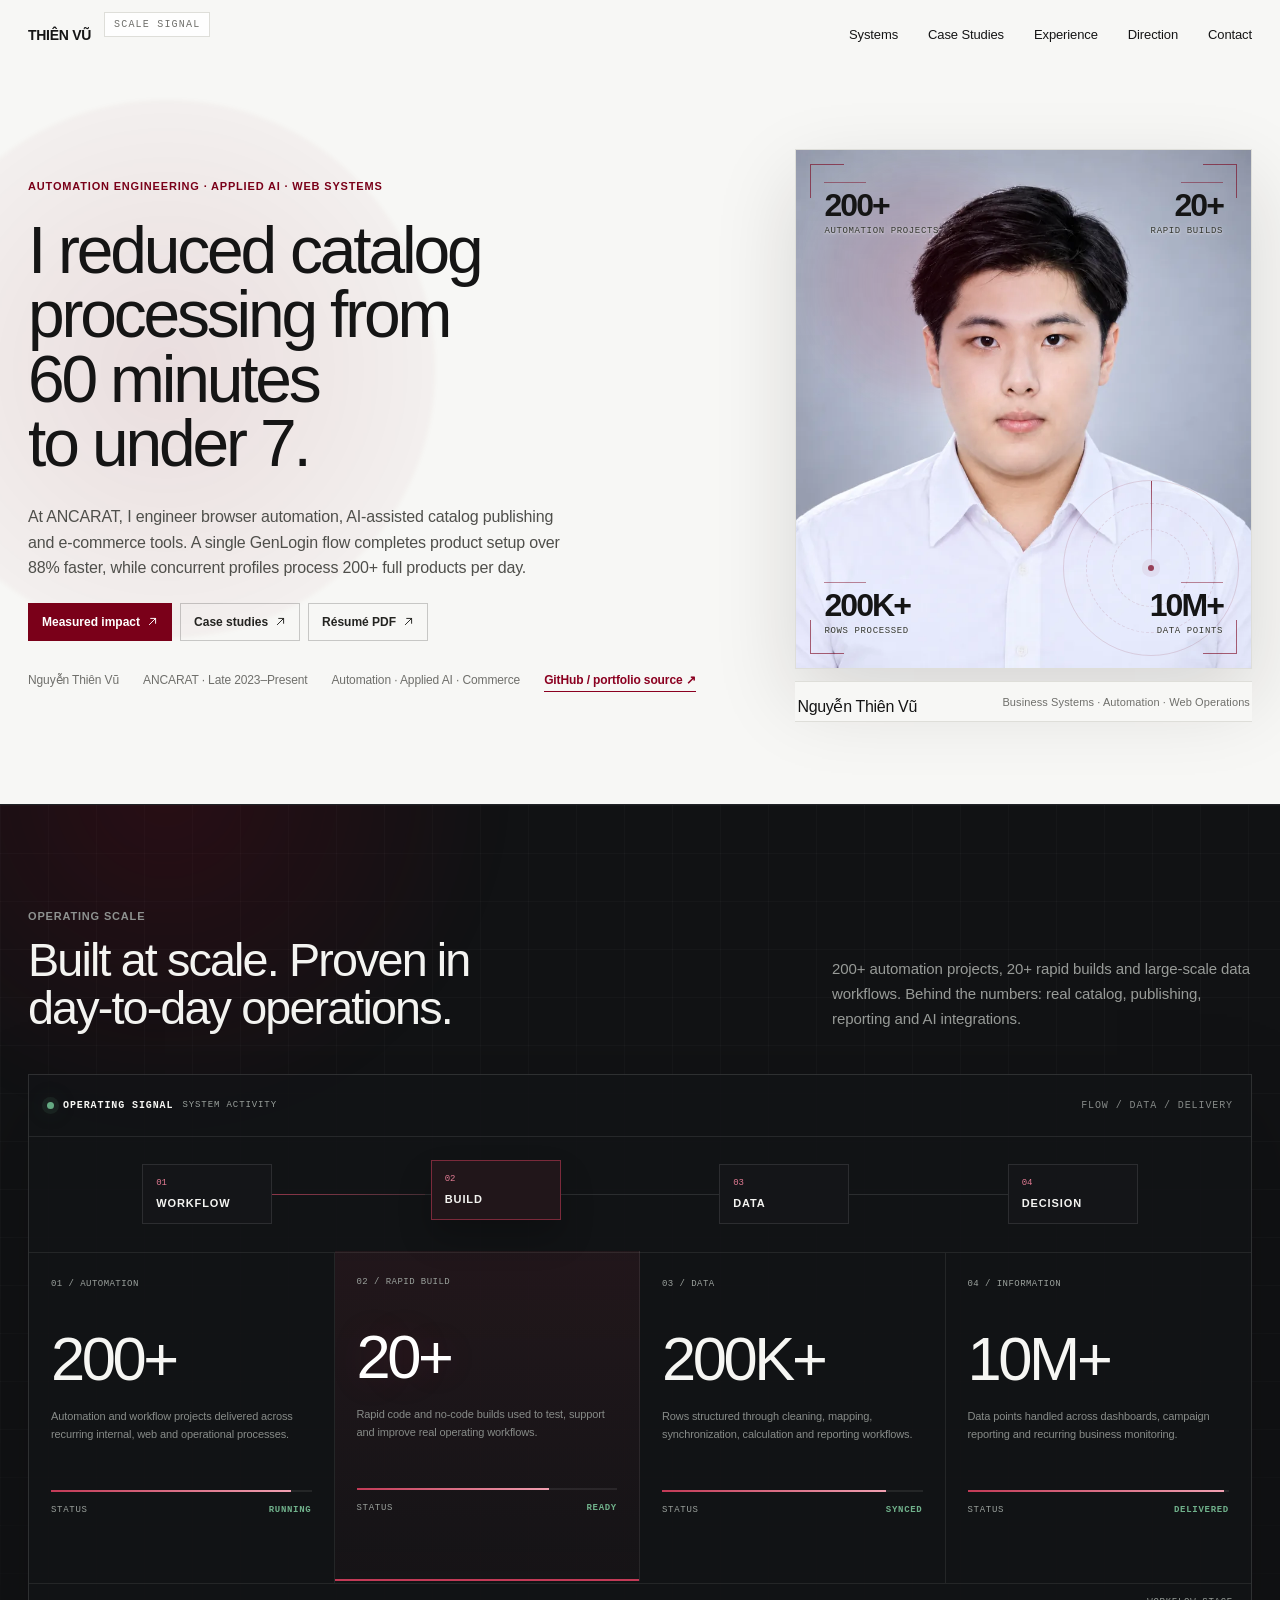
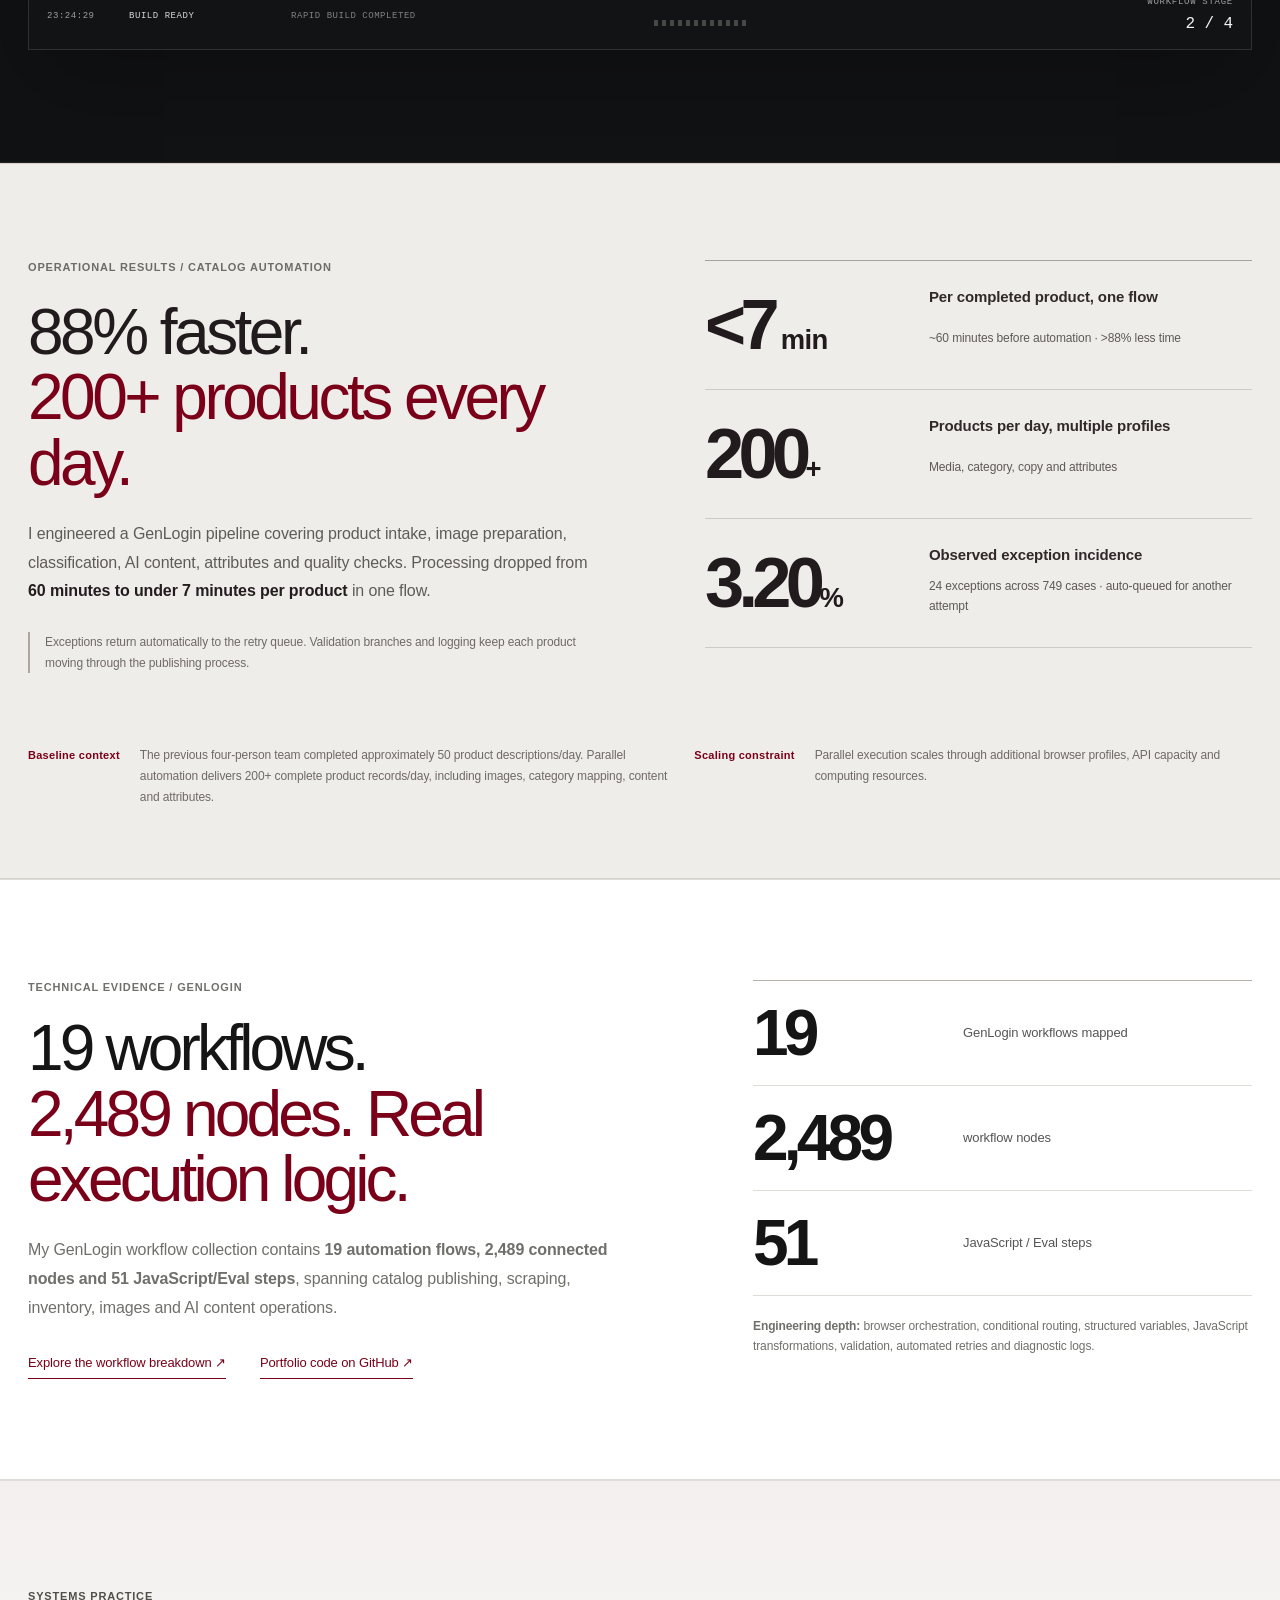
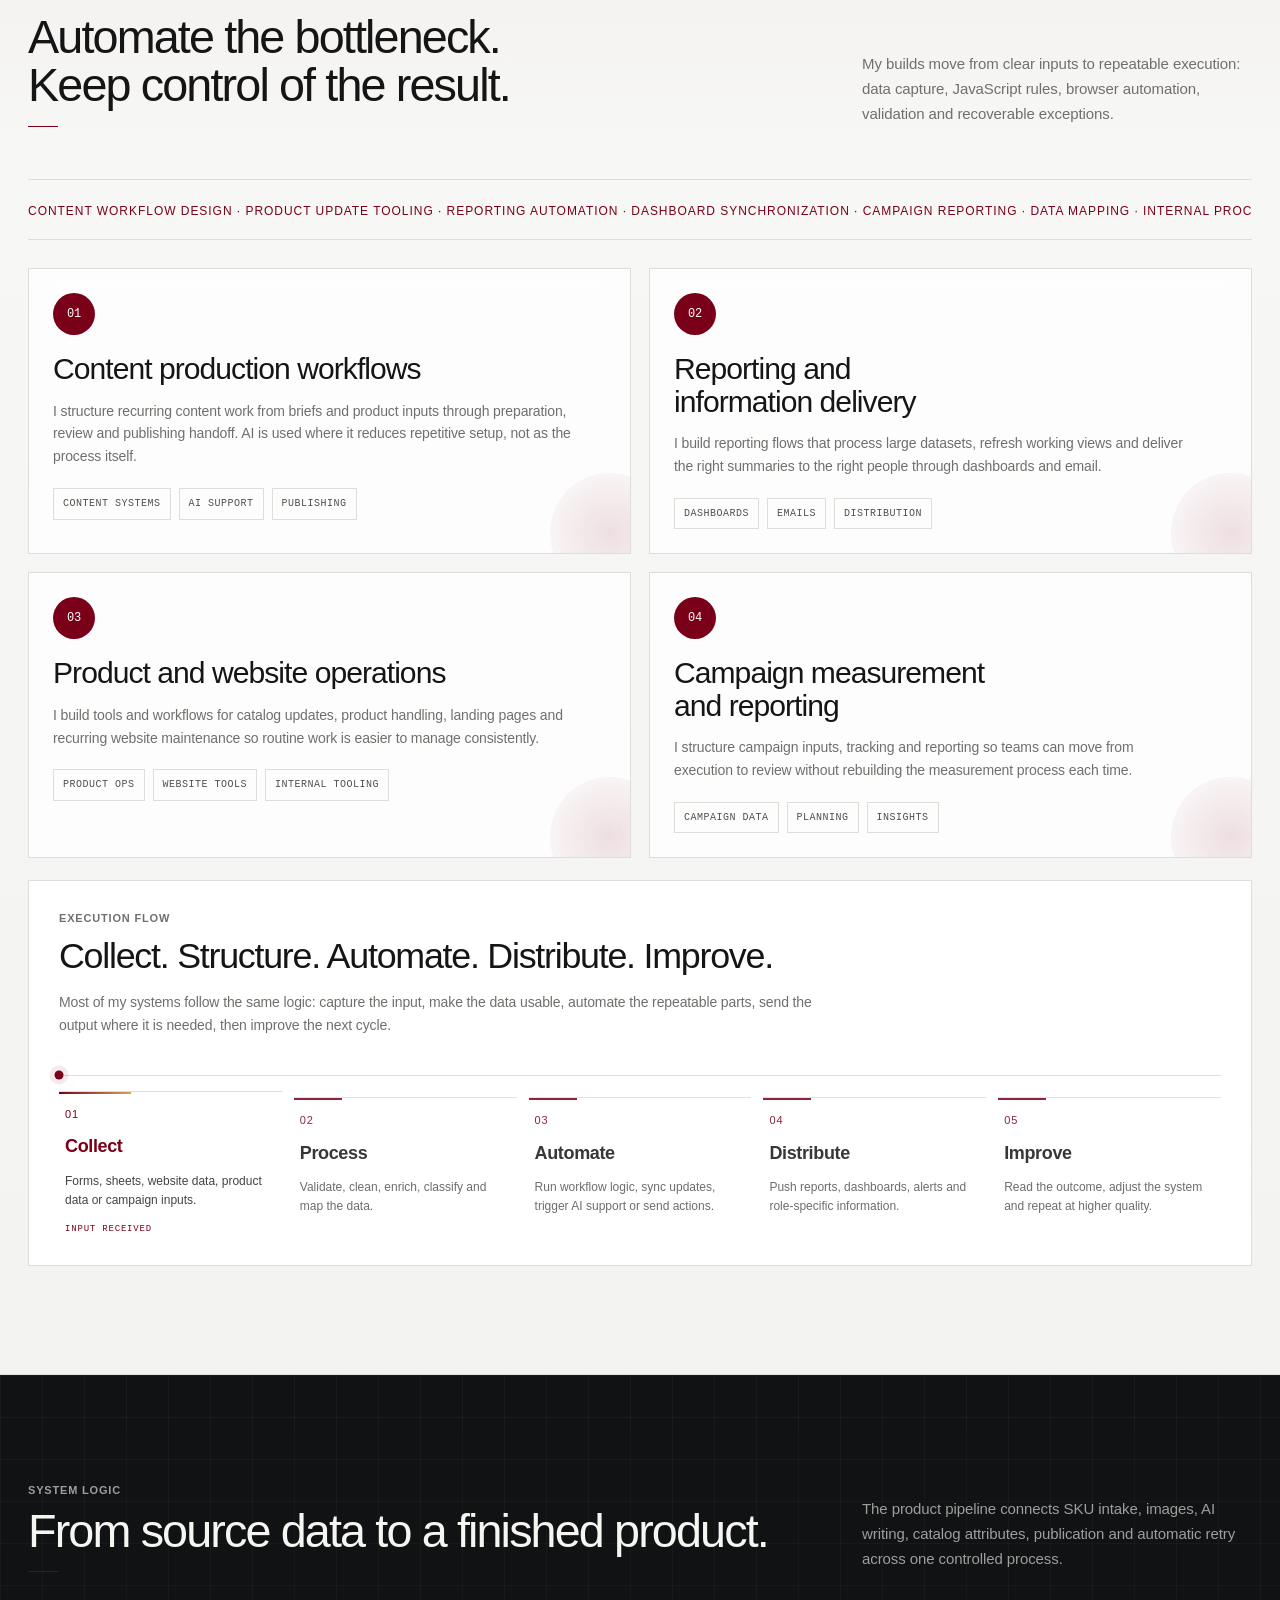
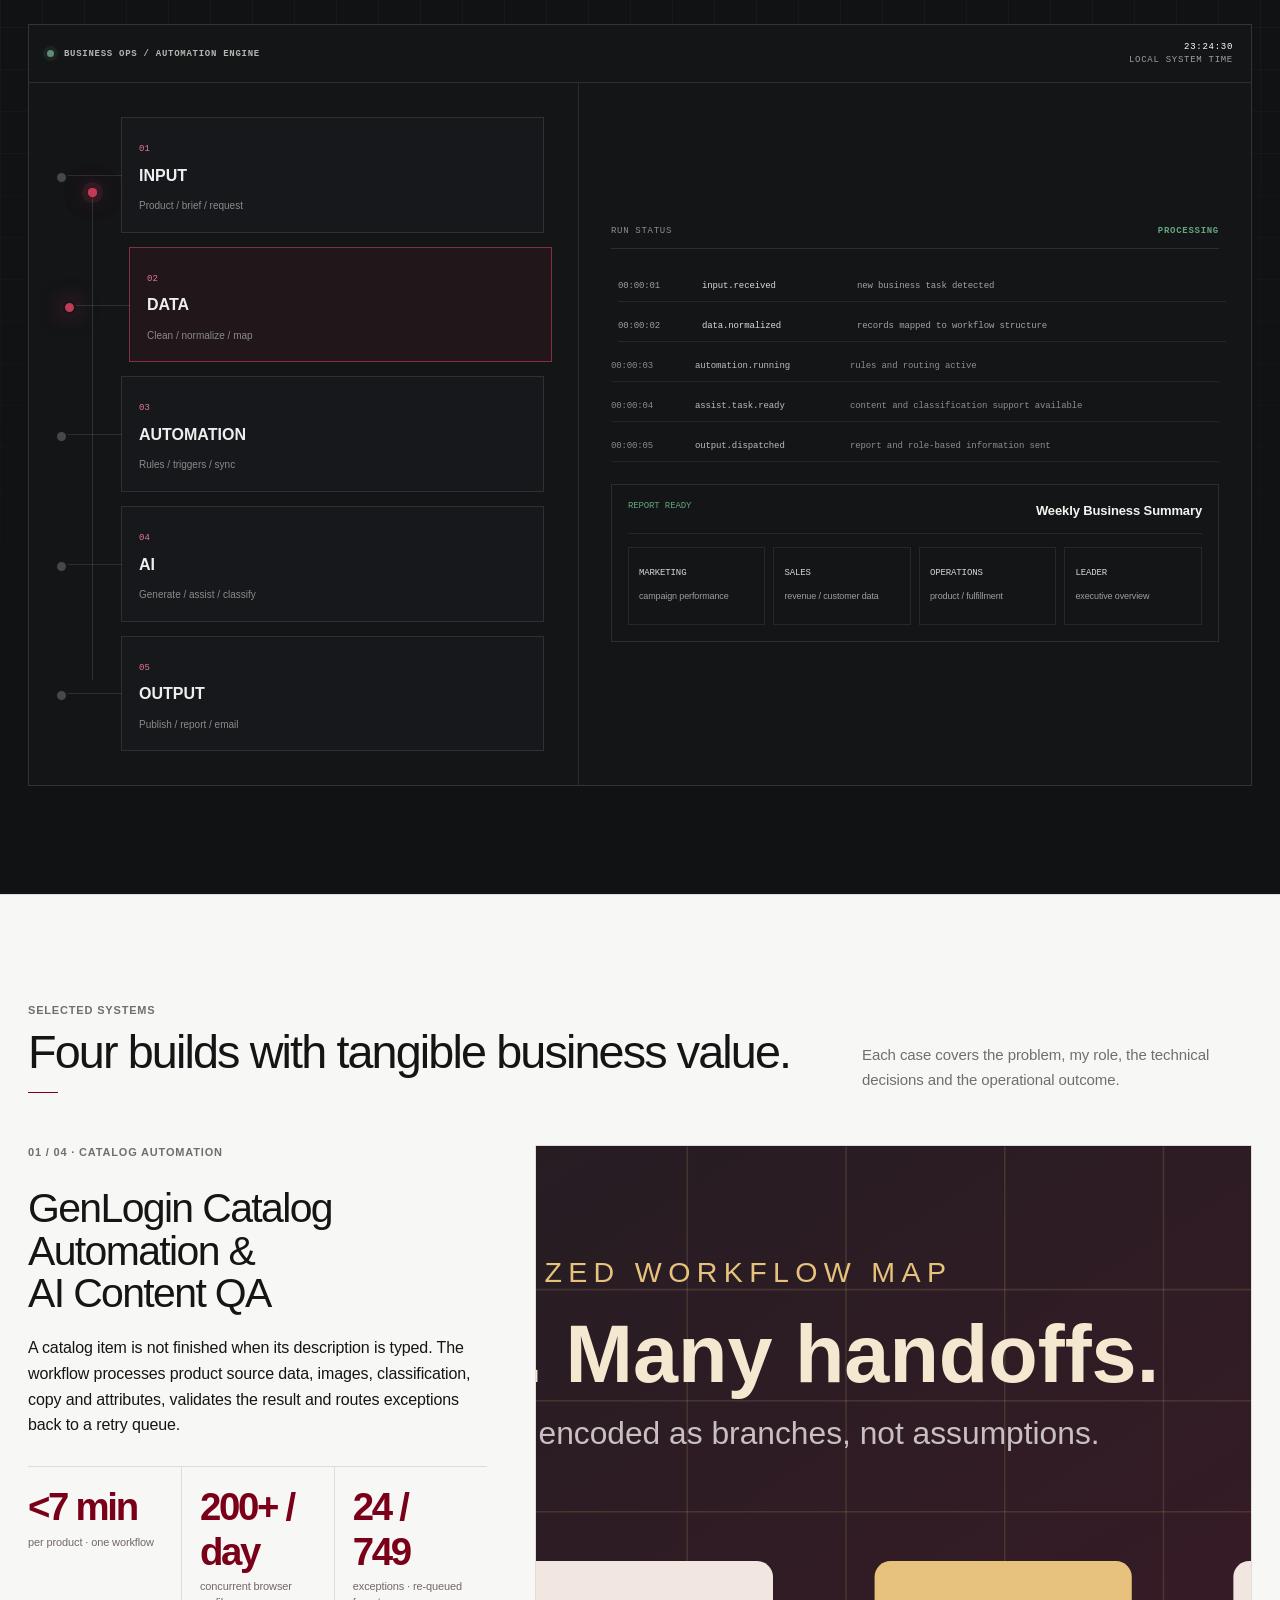
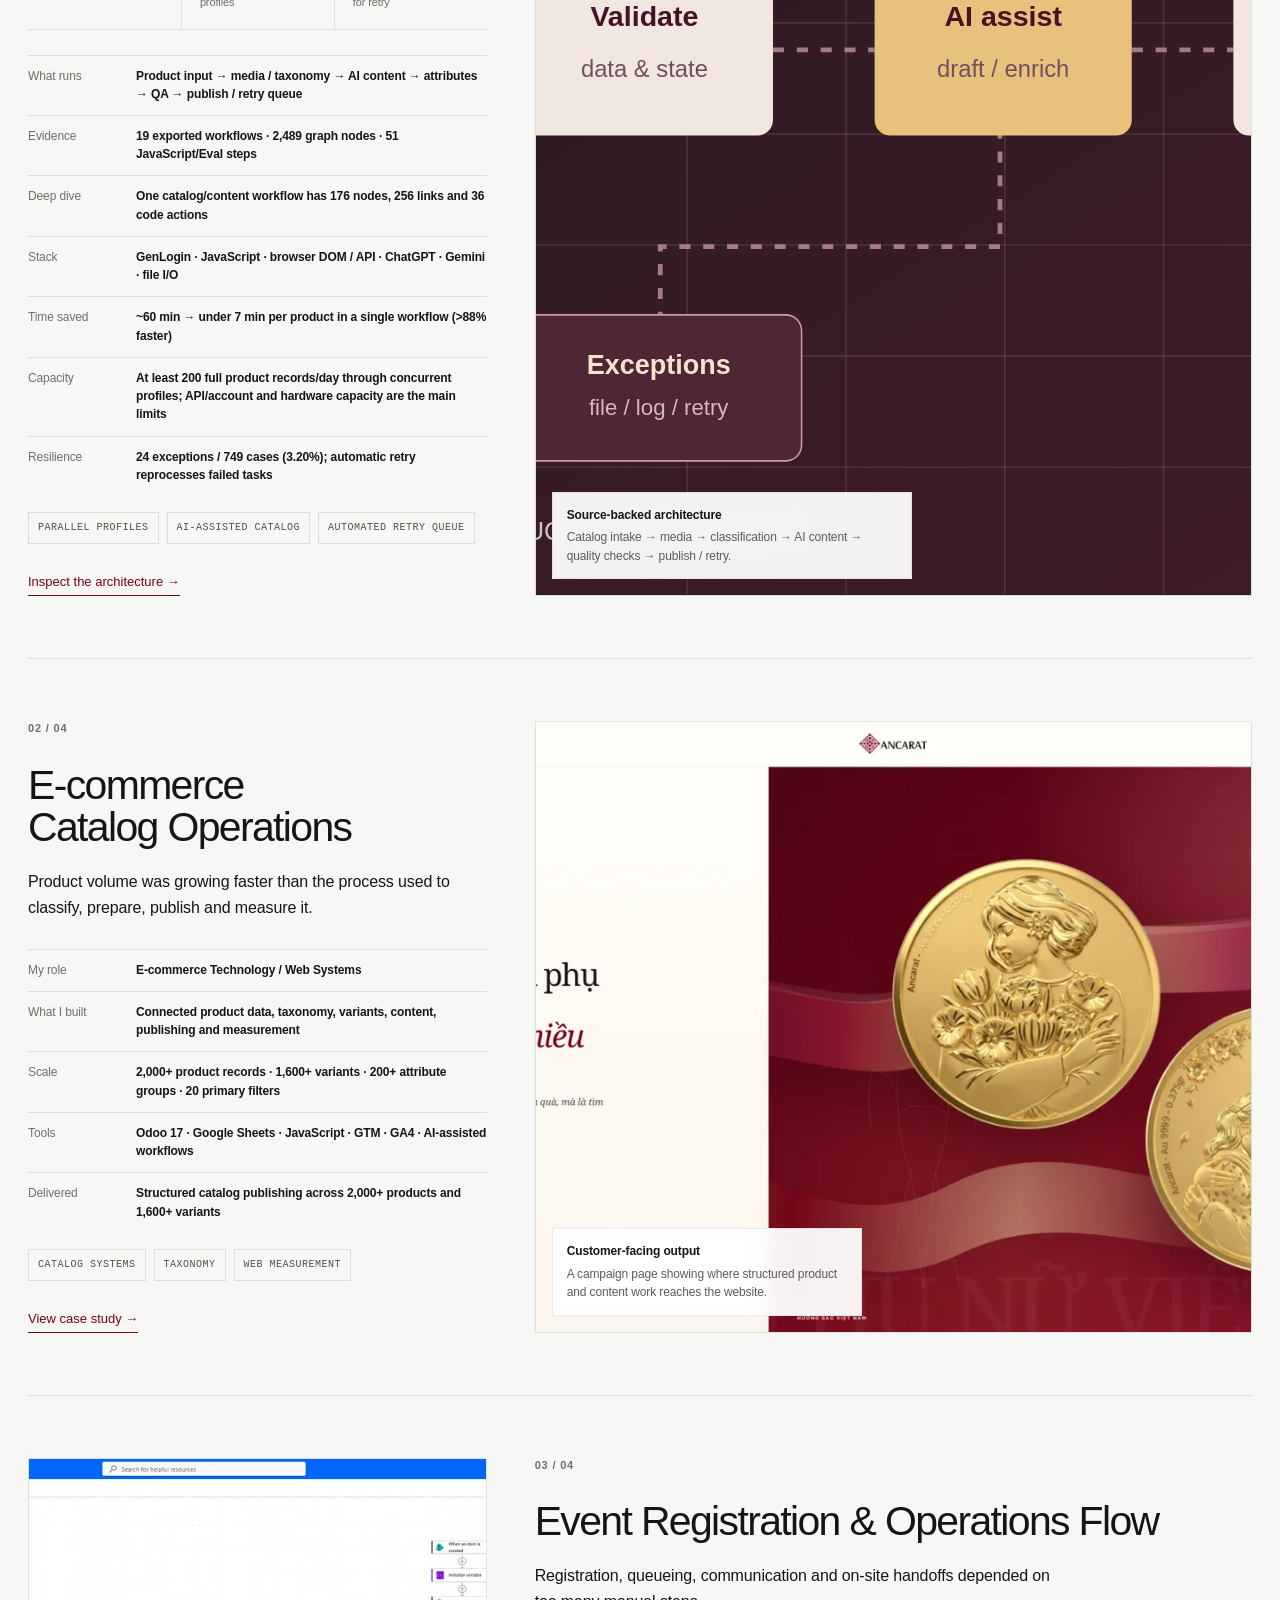
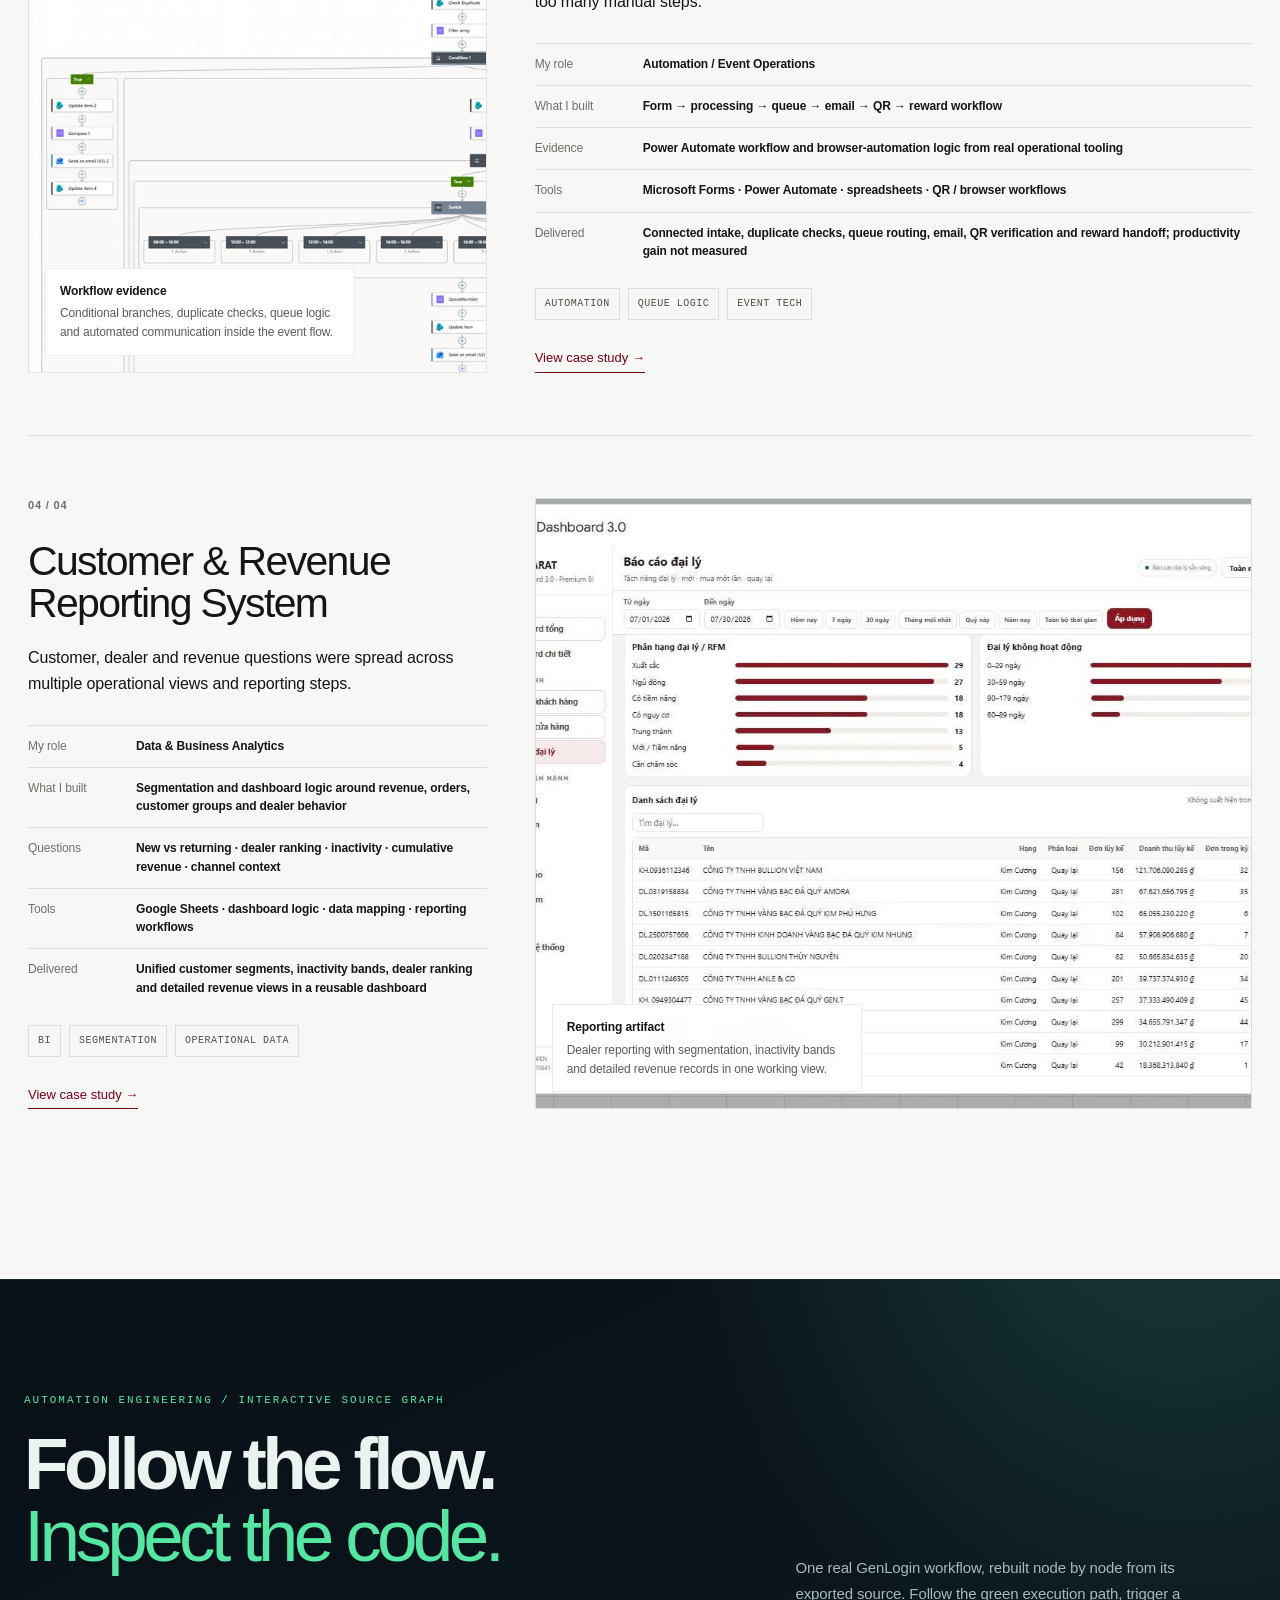
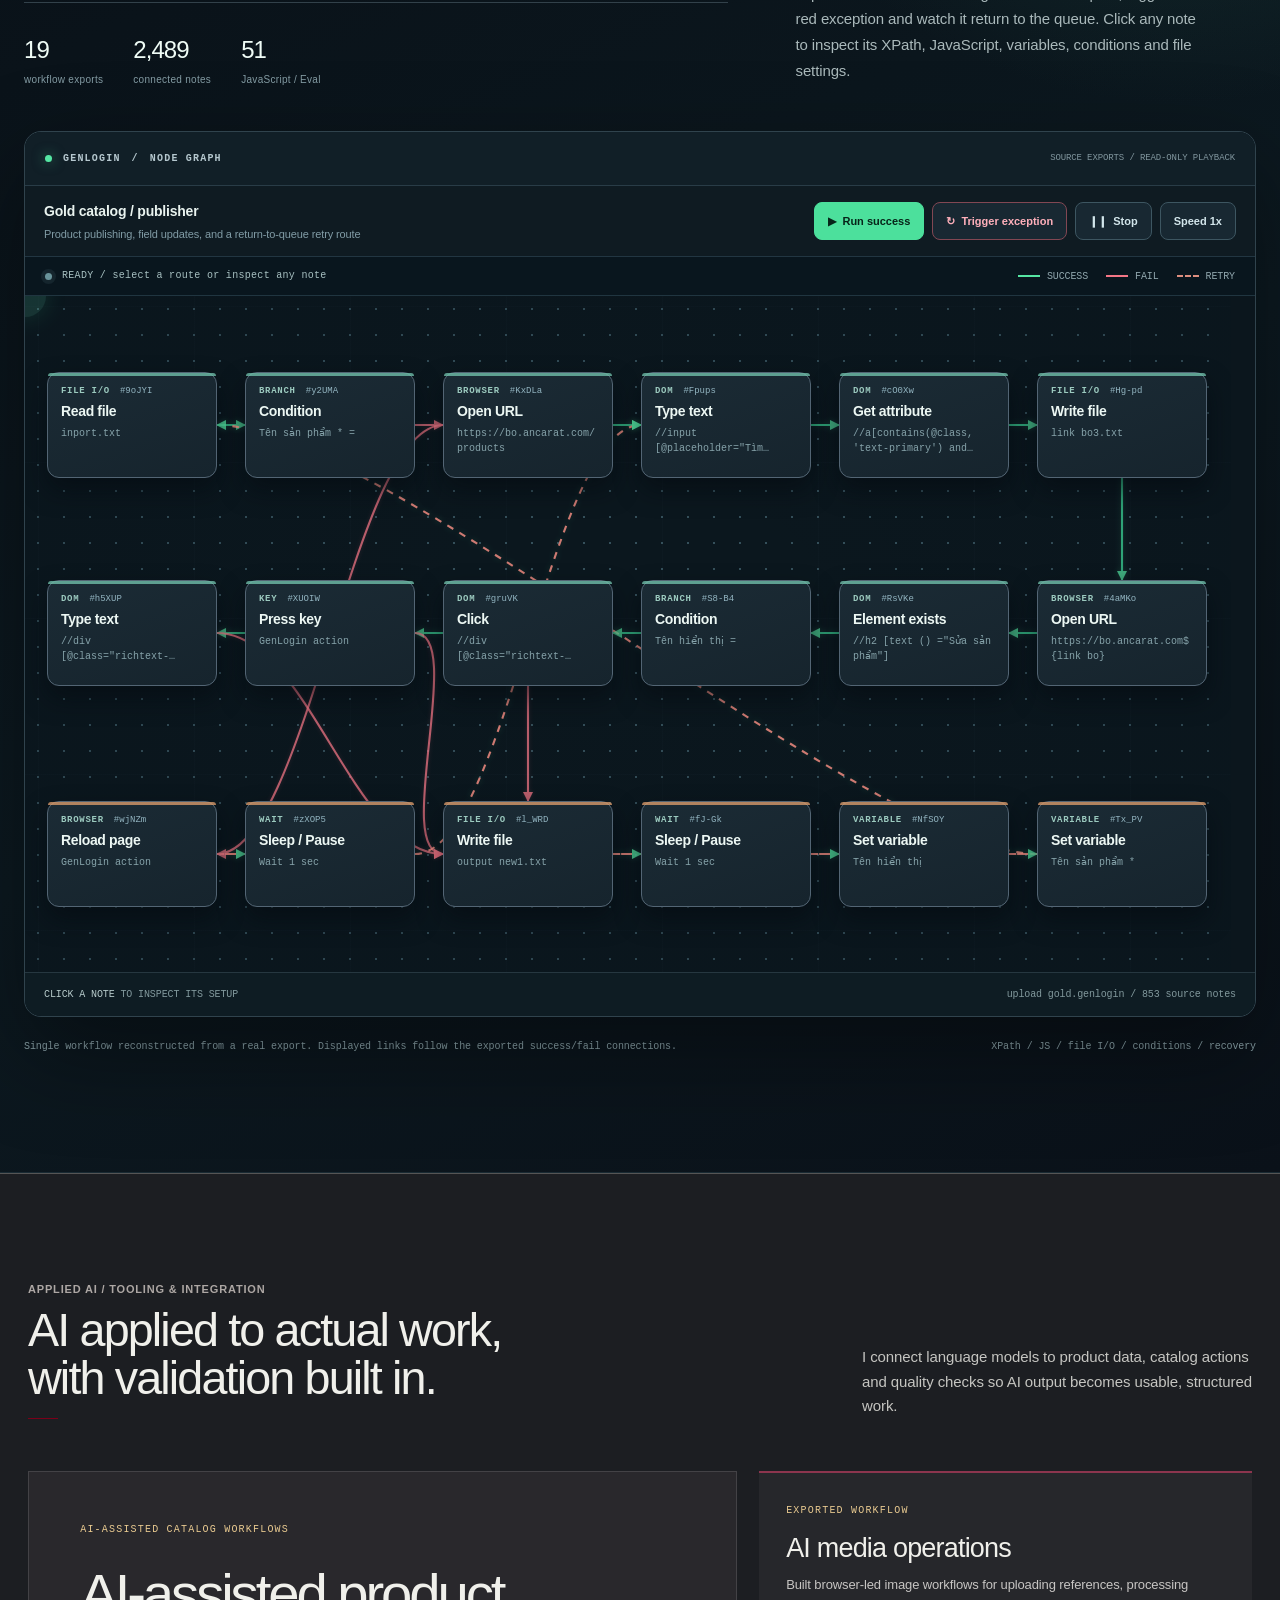
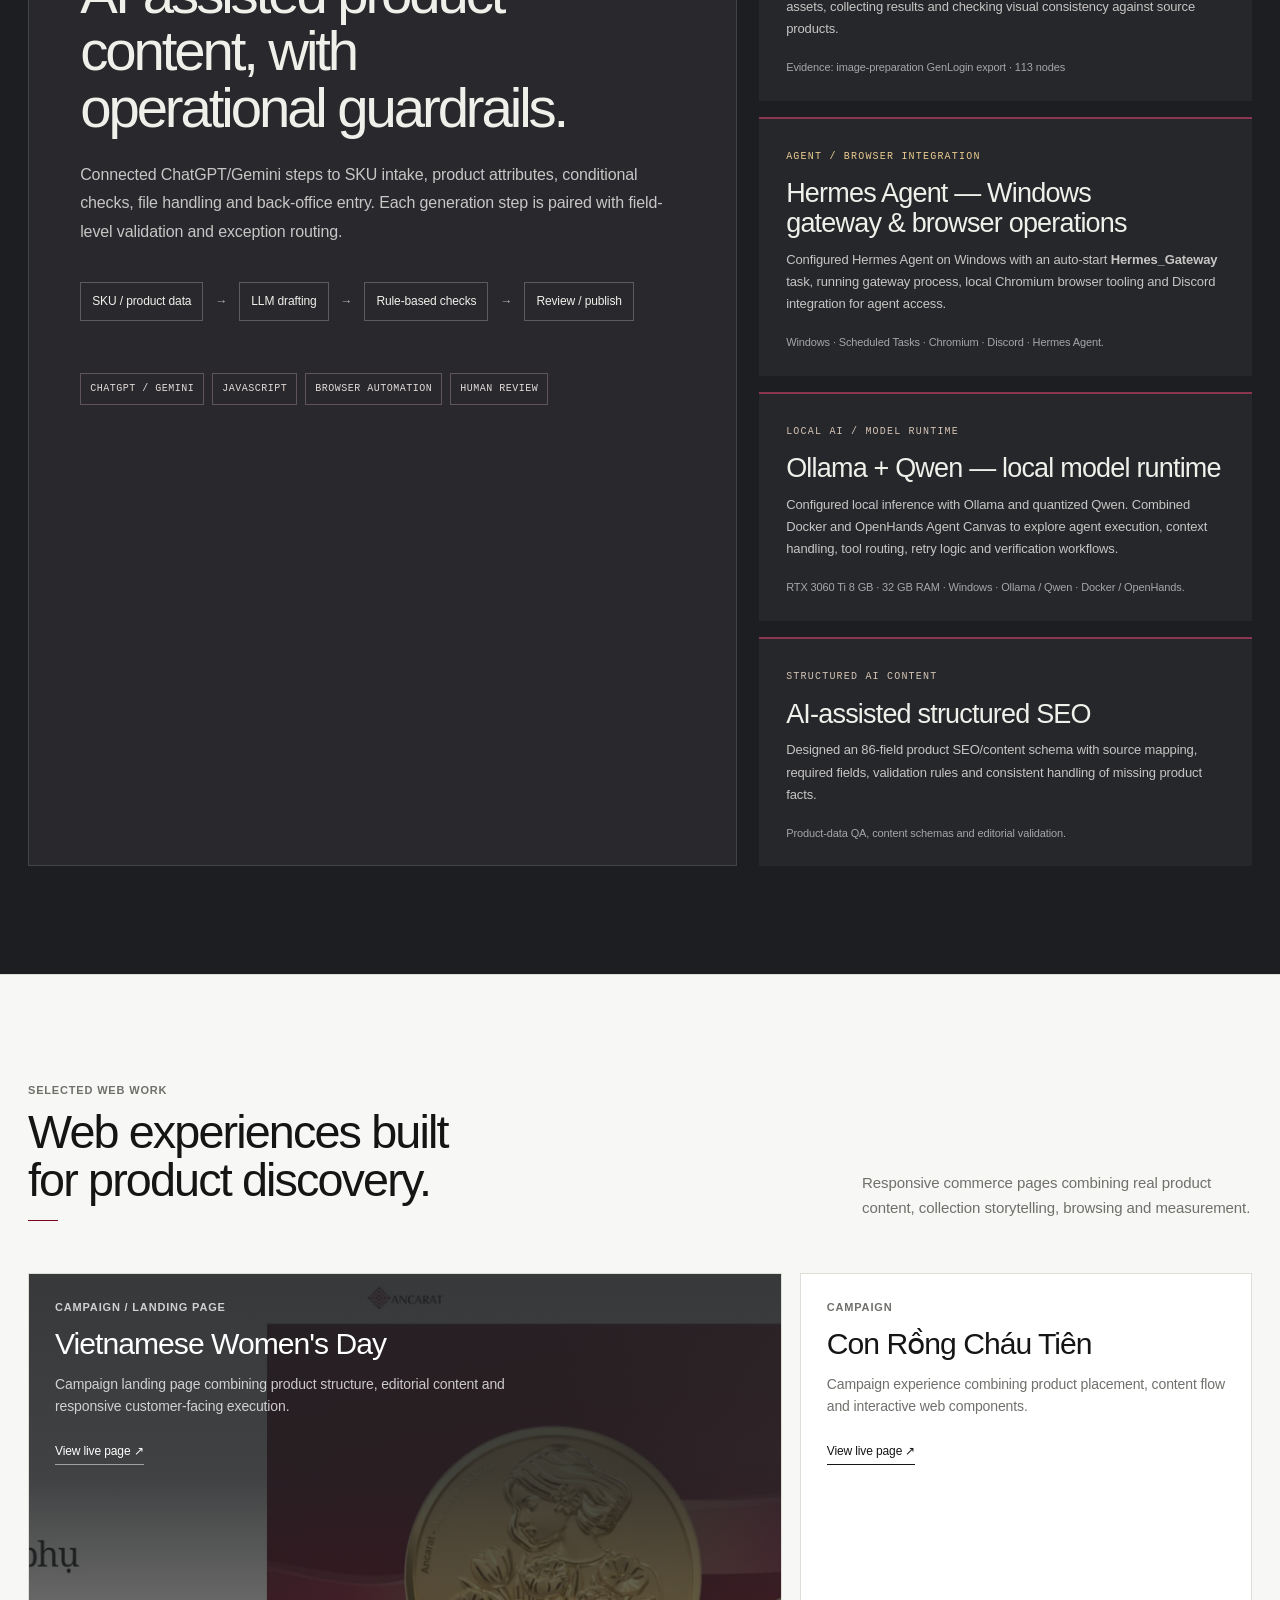
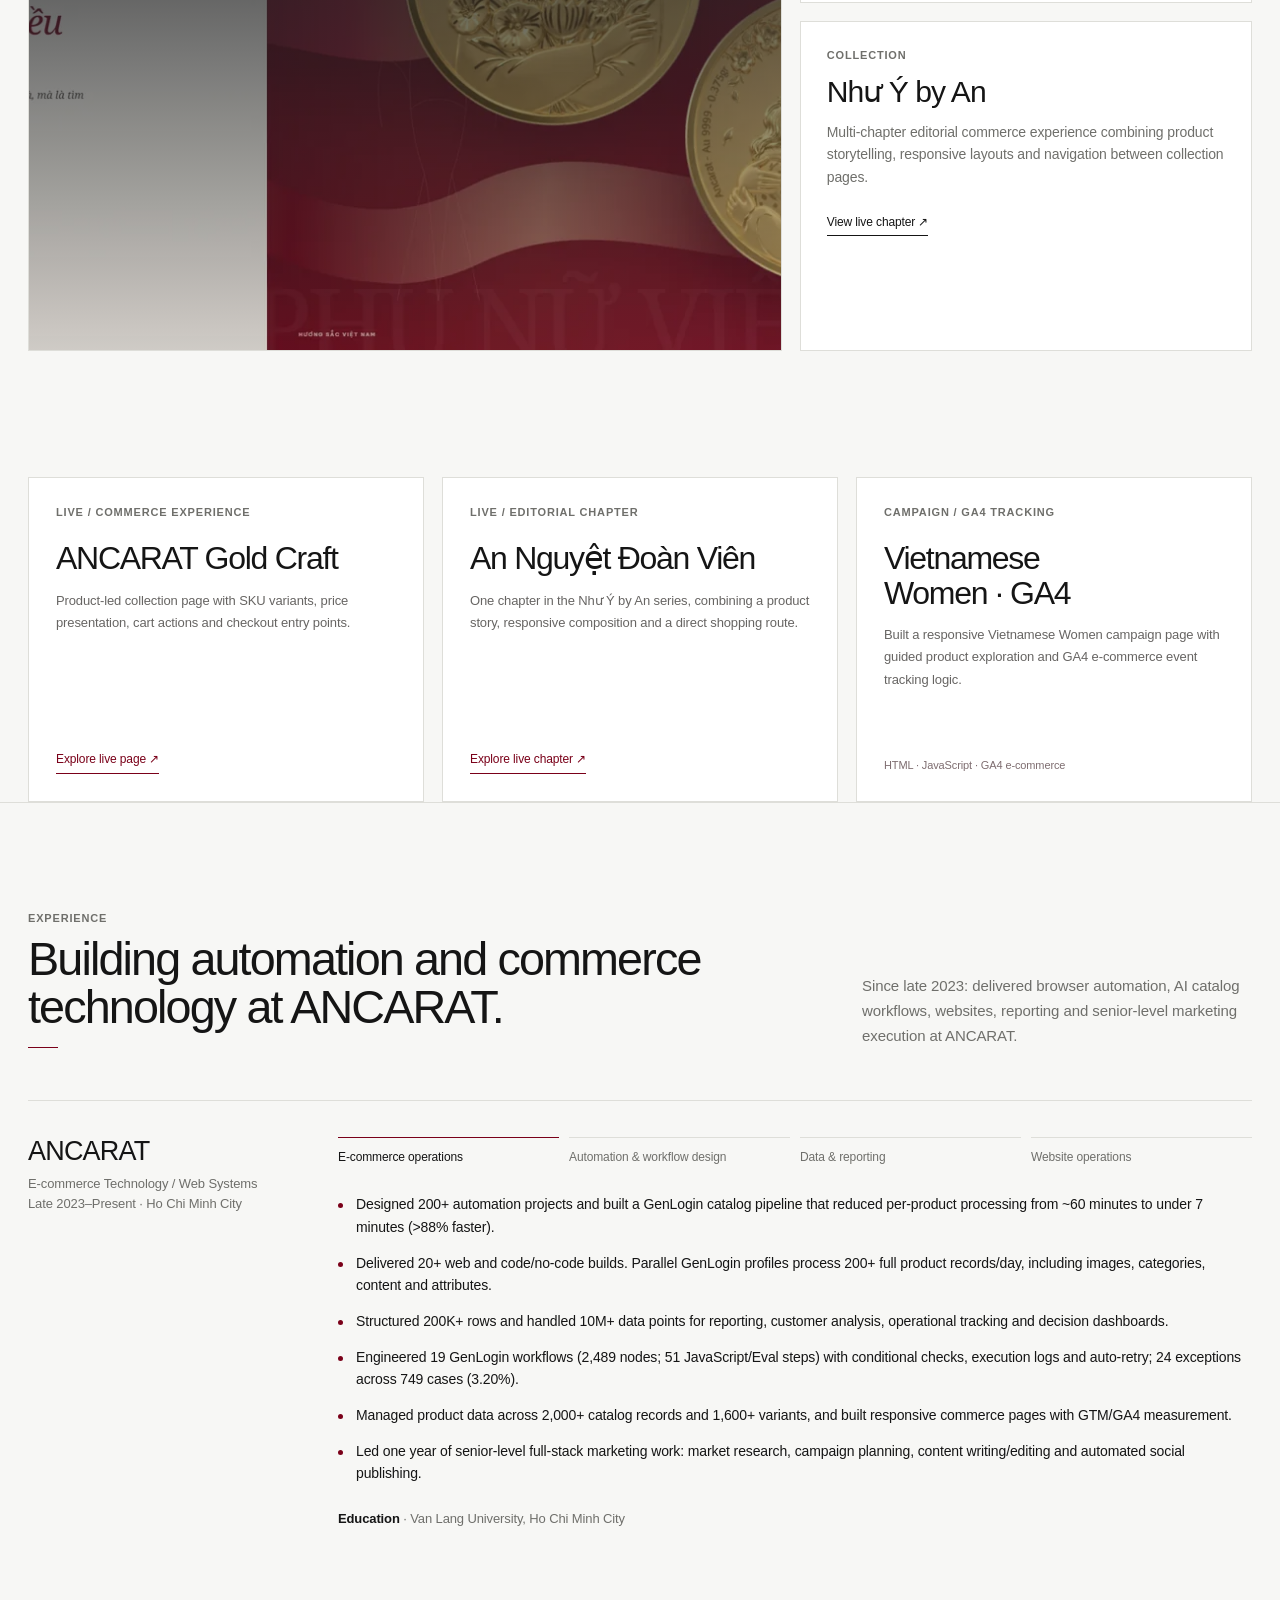
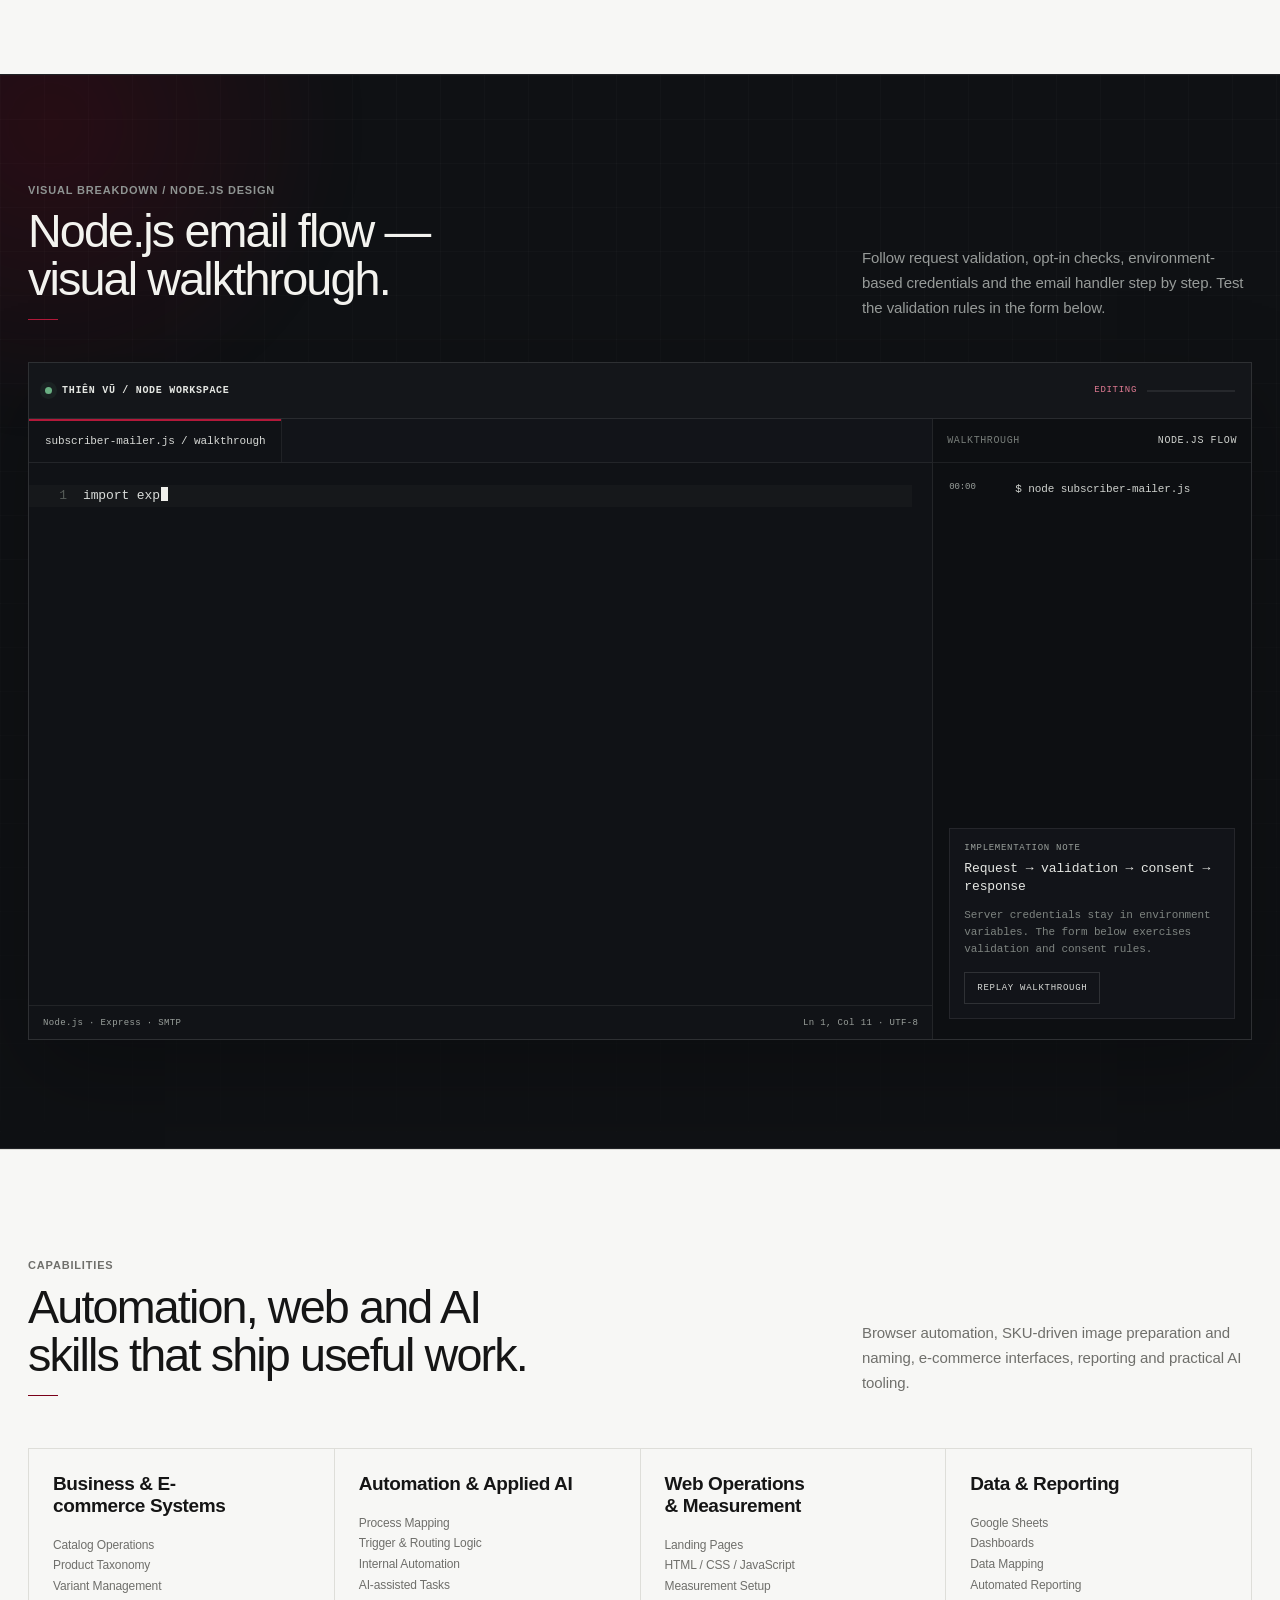
<file: index.html>
<!doctype html>
<html lang="en">
<head>
<meta name="theme-color" content="#f7f7f5">
  <meta charset="utf-8" />
  <meta name="viewport" content="width=device-width,initial-scale=1,viewport-fit=cover" />
  <link rel="icon" type="image/svg+xml" href="data:image/svg+xml,%3Csvg%20xmlns%3D%27http%3A//www.w3.org/2000/svg%27%20viewBox%3D%270%200%2064%2064%27%3E%3Crect%20x%3D%272%27%20y%3D%272%27%20width%3D%2760%27%20height%3D%2760%27%20rx%3D%2716%27%20fill%3D%27%237A0019%27/%3E%3Crect%20x%3D%272.5%27%20y%3D%272.5%27%20width%3D%2759%27%20height%3D%2759%27%20rx%3D%2715.5%27%20fill%3D%27none%27%20stroke%3D%27rgba%28231%2C194%2C125%2C0.35%29%27/%3E%3Ctext%20x%3D%2732%27%20y%3D%2739%27%20text-anchor%3D%27middle%27%20font-family%3D%27Arial%2C%20Helvetica%2C%20sans-serif%27%20font-size%3D%2728%27%20font-weight%3D%27700%27%20fill%3D%27%23F5E8D0%27%3ETV%3C/text%3E%3C/svg%3E" />
  <title>Nguyễn Thiên Vũ | Automation Engineering, Applied AI & Web Systems</title>
  <meta name="description" content="Portfolio of Nguyễn Thiên Vũ: GenLogin automation, 200+ products/day, AI-assisted catalog publishing, e-commerce web development and measurable workflow results." />
  <meta property="og:title" content="Nguyễn Thiên Vũ | Automation Engineering, Applied AI & Web Systems" />
  <meta property="og:description" content="Real browser workflows, product data operations, applied AI and web systems—with concrete technical evidence." />
  <meta property="og:type" content="website" />
  <meta name="twitter:card" content="summary_large_image" />
  <script>document.documentElement.classList.add("js");</script>
  <style>:root{--bg:#f7f7f5;--surface:#fff;--ink:#151515;--muted:#6f6f6b;--line:#deded9;--accent:#7a0019;--accent-soft:#f1e5e8;--green:#48656d;--max:1280px;--ease:cubic-bezier(.22,.61,.36,1);--shadow:0 24px 70px rgba(31,25,27,.08)}*{box-sizing:border-box}html{scroll-behavior:smooth;background:var(--bg)}body{margin:0;background:var(--bg);color:var(--ink);font-family:Inter,Geist,"Helvetica Neue",Arial,sans-serif;-webkit-font-smoothing:antialiased}body.booting{overflow:hidden}body.locked{overflow:hidden}a{color:inherit;text-decoration:none}button{font:inherit;color:inherit}img{max-width:100%}.shell{width:min(calc(100% - 48px),var(--max));margin:auto}.case-kicker,.label,.meta,.mono,.project-no,.proof-label,.tag{font-family:SFMono-Regular,Consolas,"Liberation Mono",monospace}.label{font-size:11px;letter-spacing:.09em;text-transform:uppercase;color:var(--muted)}.site-header{position:sticky;top:0;z-index:50;border-bottom:1px solid transparent;transition:.25s var(--ease)}.site-header.scrolled{background:rgba(247,247,245,.92);backdrop-filter:blur(16px);border-color:var(--line)}.header-inner{height:70px;display:flex;align-items:center;justify-content:space-between}.wordmark{font-weight:650;letter-spacing:-.02em;font-size:14px}.nav{display:flex;align-items:center;gap:26px;font-size:13px}.nav a{position:relative;padding:7px 0}.nav a:after{content:"";position:absolute;left:0;bottom:2px;width:100%;height:1px;background:var(--ink);transform:scaleX(0);transform-origin:left;transition:transform .3s var(--ease)}.nav a:focus-visible:after,.nav a:hover:after{transform:scaleX(1)}.menu-btn{display:none;background:0 0;border:0;padding:8px;cursor:pointer}.menu-btn span{display:block;width:22px;height:1px;background:var(--ink);margin:5px 0}:focus-visible{outline:2px solid var(--accent);outline-offset:4px}.hero{padding:88px 0 70px}.hero-grid{display:grid;grid-template-columns:minmax(0,1.1fr) minmax(340px,.72fr);gap:70px;align-items:center}.eyebrow{font-size:11px;letter-spacing:.1em;text-transform:uppercase;color:var(--accent);margin-bottom:26px}.hero h1{font-size:clamp(58px,7.5vw,108px);line-height:.92;letter-spacing:-.065em;font-weight:550;margin:0;max-width:980px}.hero-copy{font-size:18px;line-height:1.7;color:#444440;max-width:780px;margin:30px 0 0}.hero-actions{display:flex;gap:22px;flex-wrap:wrap;margin-top:30px;align-items:center}.primary-link{display:inline-flex;align-items:center;justify-content:center;min-height:46px;padding:0 18px;background:var(--accent);color:#fff;border:1px solid var(--accent);font-size:13px;transition:transform .3s var(--ease),background .3s var(--ease)}.primary-link:hover{transform:translateY(-2px);background:#950020}.secondary-link{font-size:13px;border-bottom:1px solid var(--ink);padding-bottom:3px}.hero-meta{margin-top:34px;display:flex;gap:24px;flex-wrap:wrap;font-size:12px;color:var(--muted)}.portrait-wrap{position:relative;border:1px solid var(--line);background:#ececef;overflow:hidden;min-height:560px}.portrait-wrap img{width:100%;height:100%;position:absolute;inset:0;object-fit:cover;object-position:center top}.portrait-caption{position:absolute;left:18px;right:18px;bottom:18px;background:rgba(255,255,255,.92);backdrop-filter:blur(12px);border:1px solid rgba(21,21,21,.09);padding:14px 15px;display:flex;justify-content:space-between;gap:14px;font-size:12px}.portrait-caption b{font-weight:550}.portrait-caption span{color:var(--muted)}.proof{border-top:1px solid var(--line);border-bottom:1px solid var(--line);padding:0}.proof-grid{display:grid;grid-template-columns:repeat(3,1fr)}.proof-item{padding:34px 28px 34px 0;border-right:1px solid var(--line)}.proof-item:last-child{border-right:0;padding-left:28px}.proof-item:nth-child(2){padding-left:28px}.proof-number{font-size:clamp(38px,5vw,70px);letter-spacing:-.055em;line-height:1;font-weight:550}.proof-label{font-size:11px;line-height:1.6;color:var(--muted);margin-top:12px;text-transform:uppercase}.section{padding:118px 0}.section-head{display:grid;grid-template-columns:1fr minmax(280px,420px);gap:50px;align-items:end;margin-bottom:58px}.section-head h2{font-size:clamp(42px,5vw,70px);line-height:1;letter-spacing:-.055em;margin:10px 0 0;font-weight:550}.section-head p{margin:0;color:var(--muted);font-size:15px;line-height:1.7}.featured{border-top:1px solid var(--line)}.project{padding:68px 0;border-top:1px solid var(--line)}.project:first-child{border-top:0;padding-top:0}.project-grid{display:grid;grid-template-columns:minmax(300px,.78fr) minmax(0,1.22fr);gap:48px;align-items:stretch}.project.reverse .project-copy{order:2}.project.reverse .project-media{order:1}.project-no{font-size:11px;color:var(--muted);margin-bottom:28px}.project-title{font-size:clamp(38px,4.7vw,66px);line-height:1;letter-spacing:-.055em;font-weight:550;margin:0 0 24px}.project-problem{font-size:17px;line-height:1.6;margin:0 0 28px;max-width:540px}.project-facts{display:grid;gap:12px;margin:0 0 28px}.fact-row{display:grid;grid-template-columns:92px 1fr;gap:16px;padding-top:11px;border-top:1px solid var(--line);font-size:13px;line-height:1.55}.fact-row span:first-child{color:var(--muted)}.tag-row{display:flex;flex-wrap:wrap;gap:8px;margin:20px 0 0}.tag{font-size:10px;letter-spacing:.05em;text-transform:uppercase;border:1px solid var(--line);padding:7px 9px;color:var(--muted)}.case-link{margin-top:28px;border:0;background:0 0;padding:0 0 3px;cursor:pointer;border-bottom:1px solid var(--accent);color:var(--accent);font-size:13px}.project-media{position:relative;min-height:510px;background:#ececea;border:1px solid var(--line);overflow:hidden}.project-media img{width:100%;height:100%;position:absolute;inset:0;object-fit:cover;object-position:top center;transition:transform .65s var(--ease)}.project-media:hover img{transform:scale(1.018)}.media-note{position:absolute;left:16px;bottom:16px;max-width:310px;background:rgba(255,255,255,.94);backdrop-filter:blur(12px);padding:13px 14px;border:1px solid rgba(21,21,21,.08);font-size:12px;line-height:1.55}.media-note b{display:block;margin-bottom:4px;font-weight:550}.media-note span{color:var(--muted)}.web-work{border-top:1px solid var(--line)}.web-grid{display:grid;grid-template-columns:1.25fr .75fr;gap:18px}.web-card{border:1px solid var(--line);background:var(--surface);min-height:330px;padding:26px;display:flex;flex-direction:column;justify-content:space-between;position:relative;overflow:hidden}.web-card.has-shot{min-height:510px;color:#fff}.web-card.has-shot:after{content:"";position:absolute;inset:0;background:linear-gradient(180deg,rgba(20,15,17,.06),rgba(20,15,17,.76));z-index:1}.web-card.has-shot img{position:absolute;inset:0;width:100%;height:100%;object-fit:cover;object-position:top center;transition:transform .65s var(--ease)}.web-card.has-shot:hover img{transform:scale(1.02)}.web-card-content{position:relative;z-index:2}.web-card h3{font-size:clamp(30px,4vw,52px);line-height:1;letter-spacing:-.045em;margin:14px 0 12px;font-weight:550}.web-card p{font-size:14px;line-height:1.65;max-width:520px;margin:0;color:var(--muted)}.web-card.has-shot .label,.web-card.has-shot p{color:rgba(255,255,255,.76)}.web-links{display:flex;gap:18px;flex-wrap:wrap;margin-top:24px;font-size:12px}.web-card.has-shot .web-links a{border-color:rgba(255,255,255,.5)}.web-links a{border-bottom:1px solid currentColor;padding-bottom:3px}.web-side{display:grid;gap:18px}.experience{border-top:1px solid var(--line)}.experience-card{display:grid;grid-template-columns:260px 1fr;gap:50px;border-top:1px solid var(--line);padding:36px 0}.experience-card h3{font-size:34px;margin:0 0 7px;letter-spacing:-.035em;font-weight:550}.experience-role{color:var(--muted);font-size:14px;line-height:1.6}.scope-grid{display:grid;grid-template-columns:repeat(4,1fr);gap:10px;margin:0 0 26px}.scope{border-top:1px solid var(--line);padding-top:10px;font-size:12px;color:var(--muted)}.experience-list{padding:0;margin:0;list-style:none;display:grid;gap:13px}.experience-list li{font-size:15px;line-height:1.65;position:relative;padding-left:18px}.experience-list li:before{content:"";width:5px;height:5px;background:var(--accent);border-radius:50%;position:absolute;left:0;top:.72em}.capabilities{border-top:1px solid var(--line)}.cap-grid{display:grid;grid-template-columns:repeat(4,1fr);border-top:1px solid var(--line);border-left:1px solid var(--line)}.cap{min-height:250px;border-right:1px solid var(--line);border-bottom:1px solid var(--line);padding:24px}.cap h3{font-size:22px;margin:0 0 18px;font-weight:550;letter-spacing:-.025em}.cap p{margin:0;color:var(--muted);line-height:1.85;font-size:13px}.about{border-top:1px solid var(--line)}.about-grid{display:grid;grid-template-columns:1fr 1fr;gap:70px}.about h2{font-size:clamp(42px,5vw,70px);line-height:1;letter-spacing:-.055em;margin:10px 0 0;font-weight:550}.about-copy{display:grid;gap:20px;font-size:17px;line-height:1.75;color:#3f3f3c}.about-copy p{margin:0}.contact{border-top:1px solid var(--line);padding:110px 0 48px}.contact h2{font-size:clamp(48px,6.8vw,92px);line-height:.98;letter-spacing:-.06em;margin:14px 0 28px;font-weight:550;max-width:1020px}.contact-note{font-size:13px;color:var(--muted);line-height:1.65;max-width:620px}.contact-links{display:flex;gap:20px;flex-wrap:wrap;margin-top:28px}.contact-links a{font-size:13px;border-bottom:1px solid currentColor;padding-bottom:3px}.contact-links .contact-copy{font:inherit;font-size:13px;color:inherit;background:0 0;border:0;border-bottom:1px solid currentColor;padding:0 0 3px;cursor:pointer}.contact-links .contact-copy-feedback{font-size:12px;color:var(--accent);align-self:center}.footer{border-top:1px solid var(--line);margin-top:90px;padding-top:24px;display:flex;justify-content:space-between;gap:20px;color:var(--muted);font-size:11px;letter-spacing:.04em;text-transform:uppercase}.js .reveal{opacity:0;filter:blur(5px);transition:opacity .72s var(--ease),transform .72s var(--ease),filter .72s var(--ease),clip-path .85s var(--ease)}.js .reveal[data-reveal=rise]{transform:translateY(28px)}.js .reveal[data-reveal=left]{transform:translateX(-34px)}.js .reveal[data-reveal=scale]{transform:scale(.965)}.js .reveal.visible{opacity:1;filter:none;transform:none}.project-media{--reveal-x:0%}.project-media:before{content:"";position:absolute;inset:0;z-index:3;background:var(--bg);transform:translateX(var(--reveal-x));transition:transform 1s var(--ease);pointer-events:none}.project.visible .project-media:before{--reveal-x:101%}.web-card.has-shot:before{content:"";position:absolute;inset:0;z-index:3;background:var(--bg);transform:translateY(0);transition:transform 1s var(--ease);pointer-events:none}.web-card.visible.has-shot:before{transform:translateY(-101%)}dialog{width:100%;max-width:none;height:100%;max-height:none;margin:0;border:0;padding:0;background:var(--bg);color:var(--ink)}dialog::backdrop{background:rgba(20,20,20,.2)}.case-shell{width:min(calc(100% - 48px),1180px);margin:auto;padding:28px 0 90px}.case-top{position:sticky;top:0;z-index:10;background:rgba(247,247,245,.94);backdrop-filter:blur(12px);display:flex;justify-content:space-between;align-items:center;border-bottom:1px solid var(--line);padding:18px 0}.case-close{border:0;background:0 0;font-size:30px;cursor:pointer;line-height:1}.case-hero{padding:82px 0 46px}.case-hero h2{font-size:clamp(52px,7vw,96px);line-height:.96;letter-spacing:-.065em;margin:10px 0 22px;font-weight:550}.case-hero p{font-size:18px;line-height:1.7;color:var(--muted);max-width:800px;margin:0}.case-cover{border:1px solid var(--line);min-height:500px;position:relative;overflow:hidden;background:#ececea}.case-cover img{position:absolute;inset:0;width:100%;height:100%;object-fit:cover;object-position:top center}.case-cover:after{content:"";position:absolute;inset:0;background:linear-gradient(180deg,rgba(20,15,17,.02),rgba(20,15,17,.72))}.case-cover-copy{position:absolute;left:28px;right:28px;bottom:26px;color:#fff;z-index:2;max-width:760px}.case-cover-copy b{font-size:clamp(28px,4vw,54px);line-height:1;letter-spacing:-.04em;font-weight:550}.case-cover-copy span{display:block;margin-top:12px;font-size:13px;color:rgba(255,255,255,.76);line-height:1.55}.case-block{padding:72px 0;border-top:1px solid var(--line)}.case-block-grid{display:grid;grid-template-columns:220px 1fr;gap:56px}.case-block h3{font-size:clamp(34px,4.5vw,60px);line-height:1;letter-spacing:-.045em;margin:0 0 24px;font-weight:550}.case-block p{font-size:16px;line-height:1.75;margin:0;color:#42423f;max-width:820px}.case-facts{display:grid;grid-template-columns:repeat(4,1fr);gap:16px;margin-top:30px}.case-fact{border-top:1px solid var(--line);padding-top:10px}.case-fact span{display:block;font-size:11px;color:var(--muted);text-transform:uppercase;letter-spacing:.05em}.case-fact b{display:block;margin-top:6px;font-size:13px;font-weight:500;line-height:1.5}.decision-grid,.ownership-grid,.result-grid{display:grid;grid-template-columns:repeat(3,1fr);gap:16px;margin-top:30px}.decision,.ownership,.result{border:1px solid var(--line);background:var(--surface);padding:20px;min-height:180px}.decision small,.ownership small,.result small{font-size:10px;letter-spacing:.07em;color:var(--accent);text-transform:uppercase}.decision h4,.ownership h4,.result h4{font-size:20px;margin:13px 0 10px;letter-spacing:-.02em}.decision p,.ownership p,.result p{font-size:13px;line-height:1.65;color:var(--muted)}.architecture{display:flex;gap:8px;align-items:center;overflow:auto;padding:6px 0 8px;scrollbar-width:thin}.architecture button{white-space:nowrap;border:1px solid var(--line);background:var(--surface);padding:13px 14px;font-size:11px;letter-spacing:.05em;text-transform:uppercase;cursor:pointer}.architecture .arrow{color:var(--muted)}.artifact-grid{display:grid;grid-template-columns:repeat(2,1fr);gap:16px;margin-top:30px}.artifact{margin:0;border:1px solid var(--line);background:var(--surface);overflow:hidden}.artifact img{display:block;width:100%;aspect-ratio:16/10;object-fit:cover;object-position:top center}.artifact figcaption{padding:14px 16px 16px;font-size:12px;color:var(--muted);line-height:1.6}.before-after{display:grid;grid-template-columns:1fr 1fr;gap:16px;margin-top:28px}.ba{border:1px solid var(--line);padding:22px;background:#fff}.ba h4{margin:0 0 14px;font-size:20px}.ba ol{margin:0;padding-left:18px;color:var(--muted);font-size:13px;line-height:1.8}.lessons{display:grid;gap:12px;margin-top:24px}.lesson{padding:15px 0;border-top:1px solid var(--line);font-size:15px;line-height:1.6}.hero-v2{position:relative;overflow:hidden}.hero-v2:before{content:"";position:absolute;left:-8%;top:4%;width:42vw;height:42vw;max-width:580px;max-height:580px;border-radius:50%;background:radial-gradient(circle at center,rgba(122,0,25,.1),rgba(122,0,25,0));filter:blur(2px);pointer-events:none}.hero-badges{display:flex;gap:10px;flex-wrap:wrap;margin-top:24px}.hero-badge{padding:9px 12px;border:1px solid rgba(122,0,25,.14);background:rgba(122,0,25,.05);font-size:12px;color:var(--accent);backdrop-filter:blur(8px)}.kinetic-panel{background:linear-gradient(160deg,#e8eaee 0,#f7f7f5 42%,#dfd7d9 100%);box-shadow:var(--shadow)}.kinetic-panel:before{content:"";position:absolute;inset:auto -14% -22% auto;width:52%;aspect-ratio:1;border-radius:50%;background:radial-gradient(circle at center,rgba(122,0,25,.28),rgba(122,0,25,0));filter:blur(16px);opacity:.75}.hero-orbit,.hero-stat-card{position:absolute;z-index:3}.hero-orbit{font-size:11px;letter-spacing:.04em;text-transform:uppercase;background:rgba(255,255,255,.84);backdrop-filter:blur(10px);border:1px solid rgba(21,21,21,.09);padding:10px 12px;color:var(--muted);box-shadow:0 16px 38px rgba(21,21,21,.08)}.hero-orbit-a{left:18px;top:18px;animation:floatY 6.5s ease-in-out infinite}.hero-orbit-b{right:20px;top:20%;animation:floatY 7.2s ease-in-out infinite 1.1s}.hero-orbit-c{left:10%;bottom:130px;animation:floatY 7.8s ease-in-out infinite .4s}.hero-stat-card{width:min(220px,42%);background:rgba(255,255,255,.92);border:1px solid rgba(21,21,21,.08);padding:16px 16px 14px;backdrop-filter:blur(10px);box-shadow:0 18px 45px rgba(21,21,21,.1)}.hero-stat-card span{display:block;font-size:34px;line-height:1;letter-spacing:-.06em;font-weight:600;color:var(--accent);margin-bottom:8px}.hero-stat-card small{display:block;font-size:12px;line-height:1.55;color:var(--muted)}.hero-stat-a{left:18px;bottom:92px;animation:floatY 8s ease-in-out infinite}.hero-stat-b{right:18px;bottom:90px;animation:floatY 9.5s ease-in-out infinite .6s}.hero-stat-c{right:22px;top:52%;animation:floatY 8.4s ease-in-out infinite 1.2s}.proof-grid-4{grid-template-columns:repeat(4,1fr)}.proof-grid-4 .proof-item:last-child,.proof-grid-4 .proof-item:nth-child(2){padding-left:28px}.automation-lab{border-top:1px solid var(--line);background:linear-gradient(180deg,rgba(122,0,25,.03),rgba(122,0,25,0) 18%,rgba(72,101,109,.025) 100%)}.marquee{overflow:hidden;border-top:1px solid var(--line);border-bottom:1px solid var(--line);padding:18px 0;margin-bottom:28px}.marquee-track{display:inline-block;white-space:nowrap;font-size:12px;letter-spacing:.08em;text-transform:uppercase;color:var(--accent);animation:marqueeMove 32s linear infinite}.automation-grid{display:grid;grid-template-columns:repeat(2,1fr);gap:18px}.automation-card{position:relative;border:1px solid var(--line);background:rgba(255,255,255,.78);backdrop-filter:blur(10px);padding:24px;min-height:260px;overflow:hidden;transition:transform .35s var(--ease),box-shadow .35s var(--ease),border-color .35s var(--ease)}.automation-card:before{content:"";position:absolute;inset:auto -40px -40px auto;width:120px;height:120px;border-radius:50%;background:radial-gradient(circle at center,rgba(122,0,25,.12),rgba(122,0,25,0));transition:transform .45s var(--ease)}.automation-card:hover{transform:translateY(-6px);box-shadow:var(--shadow);border-color:rgba(122,0,25,.18)}.automation-card:hover:before{transform:scale(1.18)}.automation-icon{display:inline-flex;align-items:center;justify-content:center;width:42px;height:42px;border-radius:50%;background:var(--accent);color:#fff;font-size:12px;font-family:SFMono-Regular,Consolas,"Liberation Mono",monospace;margin-bottom:18px}.automation-card h3{font-size:28px;line-height:1.06;letter-spacing:-.035em;margin:0 0 14px;font-weight:560;max-width:420px}.automation-card p{margin:0;color:var(--muted);font-size:14px;line-height:1.72;max-width:520px}.ops-flow{margin-top:22px;border:1px solid var(--line);background:#fff;padding:30px}.ops-flow-head h3{font-size:clamp(34px,4vw,56px);line-height:1;letter-spacing:-.05em;margin:12px 0 16px}.ops-flow-head p{font-size:15px;line-height:1.72;color:var(--muted);max-width:760px;margin:0}.ops-step-grid{display:grid;grid-template-columns:repeat(5,1fr);gap:12px;margin-top:28px}.ops-step{position:relative;border-top:1px solid var(--line);padding-top:14px;min-height:140px}.ops-step:after{content:"";position:absolute;left:0;top:0;width:48px;height:2px;background:var(--accent)}.ops-step span{display:block;font-size:11px;letter-spacing:.08em;text-transform:uppercase;color:var(--accent)}.ops-step b{display:block;margin:10px 0 10px;font-size:20px;letter-spacing:-.02em}.ops-step small{display:block;font-size:13px;line-height:1.65;color:var(--muted)}.vision{border-top:1px solid var(--line);background:linear-gradient(180deg,rgba(72,101,109,.02),rgba(122,0,25,.03))}.vision-grid{display:grid;grid-template-columns:minmax(0,.92fr) minmax(0,1.08fr);gap:18px}.vision-item,.vision-panel{border:1px solid var(--line);background:#fff}.vision-panel{padding:28px;min-height:100%}.vision-panel h3{font-size:clamp(34px,4.4vw,60px);line-height:1;letter-spacing:-.045em;margin:14px 0 18px;font-weight:550}.vision-panel p{font-size:15px;line-height:1.8;color:var(--muted);margin:0;max-width:620px}.vision-list{display:grid;gap:12px}.vision-item{display:grid;grid-template-columns:70px 1fr;gap:14px;padding:18px 18px 18px 20px;align-items:start;transition:transform .35s var(--ease),box-shadow .35s var(--ease)}.vision-item:hover{transform:translateY(-4px);box-shadow:var(--shadow)}.vision-item span{font-size:12px;color:var(--accent);letter-spacing:.08em;text-transform:uppercase;padding-top:3px}.vision-item b{display:block;font-size:20px;letter-spacing:-.02em;margin-bottom:7px}.vision-item small{display:block;font-size:13px;line-height:1.65;color:var(--muted)}.contact-note strong{color:var(--ink)}.progress-bar{position:fixed;left:0;top:0;height:3px;width:0;background:linear-gradient(90deg,var(--accent),#b2294d);z-index:90;transform-origin:left center}@keyframes floatY{0%,100%{transform:translateY(0)}50%{transform:translateY(-10px)}}@keyframes marqueeMove{0%{transform:translateX(0)}100%{transform:translateX(-50%)}}.system-boot{position:fixed;inset:0;z-index:500;background:#f7f7f5;color:var(--ink);display:grid;place-items:center;overflow:hidden;transition:opacity .7s var(--ease),visibility .7s var(--ease);isolation:isolate}.system-boot.done{opacity:0;visibility:hidden;pointer-events:none}.boot-grid{position:absolute;inset:0;background-image:linear-gradient(rgba(122,0,25,.07) 1px,transparent 1px),linear-gradient(90deg,rgba(122,0,25,.07) 1px,transparent 1px);background-size:72px 72px;mask-image:radial-gradient(circle at center,#000 12%,transparent 72%);opacity:.6;transform:scale(1.08);animation:bootGrid 4s ease forwards}.boot-grid:before{content:"";position:absolute;left:50%;top:0;width:1px;height:100%;background:linear-gradient(transparent,rgba(122,0,25,.45),transparent);animation:scanX 2.1s ease-in-out infinite}.boot-stage{position:relative;z-index:2;width:min(1160px,calc(100% - 48px));text-align:left}.boot-kicker{font:11px SFMono-Regular,Consolas,monospace;letter-spacing:.12em;text-transform:uppercase;color:var(--accent);margin-bottom:26px}.boot-word-wrap{overflow:hidden}.boot-word{display:block;font-size:clamp(72px,15vw,230px);line-height:.76;letter-spacing:-.08em;font-weight:600;transform:translateY(105%);opacity:0}.boot-word.enter{animation:wordEnter .52s var(--ease) forwards}.boot-word.exit{animation:wordExit .36s var(--ease) forwards}.boot-sequence{display:flex;align-items:center;gap:10px;margin-top:42px;font:11px SFMono-Regular,Consolas,monospace;letter-spacing:.08em;text-transform:uppercase;color:#989893}.boot-sequence span{transition:color .3s ease,transform .3s ease}.boot-sequence span.active{color:var(--accent);transform:translateY(-2px)}.boot-sequence i{width:42px;height:1px;background:var(--line);position:relative;overflow:hidden}.boot-sequence i:after{content:"";position:absolute;inset:0;background:var(--accent);transform:translateX(-100%)}.boot-sequence i.active:after{animation:lineLoad .45s ease forwards}.boot-final{margin-top:30px;font:12px SFMono-Regular,Consolas,monospace;letter-spacing:.18em;color:var(--muted);opacity:0;transform:translateY(10px);transition:.4s ease}.boot-final.show{opacity:1;transform:none;color:var(--accent)}.boot-status{position:absolute;left:24px;right:24px;bottom:24px;display:flex;justify-content:space-between;gap:20px;padding-top:14px;border-top:1px solid var(--line);font:10px SFMono-Regular,Consolas,monospace;letter-spacing:.08em;text-transform:uppercase;color:var(--muted)}.boot-skip{position:absolute;right:22px;top:20px;z-index:4;border:1px solid var(--line);background:rgba(255,255,255,.7);padding:9px 12px;font-size:11px;cursor:pointer;color:var(--muted)}.site-status-rail{position:fixed;right:0;top:50%;z-index:35;transform:translateY(-50%);display:flex;flex-direction:column;align-items:center;gap:11px;padding:14px 8px;border:1px solid var(--line);border-right:0;background:rgba(247,247,245,.9);backdrop-filter:blur(14px);font:9px SFMono-Regular,Consolas,monospace;letter-spacing:.07em;text-transform:uppercase;color:var(--muted)}.site-status-rail b,.site-status-rail span:not(.rail-dot){writing-mode:vertical-rl}.site-status-rail b{color:var(--ink);font-weight:600}.rail-dot{width:7px;height:7px;border-radius:50%;background:#5c8d77;box-shadow:0 0 0 4px rgba(92,141,119,.12);animation:statusPulse 2s ease-in-out infinite}.hero-control{display:grid;gap:12px}.hero-control .portrait-wrap{min-height:500px}.hero-control .portrait-wrap img{object-position:center 18%}.hero-control-dock{border:1px solid var(--line);background:rgba(255,255,255,.88);backdrop-filter:blur(12px);padding:18px}.control-head{display:flex;align-items:center;gap:9px;font:10px SFMono-Regular,Consolas,monospace;letter-spacing:.08em;text-transform:uppercase}.control-head small{margin-left:auto;color:var(--muted)}.control-grid{display:grid;grid-template-columns:repeat(3,1fr);gap:10px;margin-top:16px}.control-stat{border-top:1px solid var(--line);padding-top:10px}.control-stat span{display:block;font-size:27px;letter-spacing:-.05em;font-weight:600;color:var(--accent)}.control-stat small{font-size:11px;color:var(--muted);line-height:1.5}.control-flow{display:grid;grid-template-columns:1fr auto 1fr auto 1fr auto 1fr;align-items:center;gap:6px;margin-top:17px}.control-flow i{width:16px;height:1px;background:var(--line);position:relative;overflow:hidden}.control-flow i:after{content:"";position:absolute;inset:0;background:var(--accent);transform:translateX(-100%)}.control-flow.running i:after{animation:flowLine 1.8s linear infinite}.control-node{border:1px solid var(--line);background:var(--bg);padding:10px 9px;text-align:left;cursor:pointer;transition:.25s ease}.control-node.active,.control-node:hover{border-color:rgba(122,0,25,.3);background:var(--accent-soft)}.control-node span{display:block;font-size:9px;color:var(--accent)}.control-node b{display:block;font-size:11px;margin:4px 0}.control-node small{display:block;font-size:9px;color:var(--muted);line-height:1.4}.control-status{display:flex;justify-content:space-between;gap:10px;border-top:1px solid var(--line);padding-top:11px;margin-top:13px;font:10px SFMono-Regular,Consolas,monospace;letter-spacing:.05em;text-transform:uppercase}.control-status span{color:var(--muted)}.control-status b{color:#4f7e67}.live-system{border-top:1px solid var(--line);background:#111214;color:#f3f3ef;position:relative;overflow:hidden}.live-system:before{content:"";position:absolute;inset:0;background-image:linear-gradient(rgba(255,255,255,.035) 1px,transparent 1px),linear-gradient(90deg,rgba(255,255,255,.035) 1px,transparent 1px);background-size:42px 42px;mask-image:linear-gradient(to bottom,#000,transparent 95%)}.live-system .section-head,.live-system-shell{position:relative;z-index:2}.live-system .label,.live-system .section-head p{color:#9d9f9c}.live-system .section-head h2{color:#f5f5f1}.live-system-shell{border:1px solid rgba(255,255,255,.13);background:rgba(20,21,24,.86)}.live-topbar{height:58px;border-bottom:1px solid rgba(255,255,255,.1);display:flex;justify-content:space-between;align-items:center;padding:0 18px;font:10px SFMono-Regular,Consolas,monospace;letter-spacing:.08em;text-transform:uppercase;color:#b4b6b2}.live-topbar>div:first-child{display:flex;align-items:center;gap:10px}.live-clock{text-align:right}.live-clock span{display:block;color:#fff;font-size:12px}.live-clock small{display:block;color:#6f7270;font-size:9px;margin-top:3px}.live-layout{display:grid;grid-template-columns:.9fr 1.1fr;min-height:600px}.live-flow{position:relative;padding:34px;display:grid;gap:14px;align-content:center;border-right:1px solid rgba(255,255,255,.09)}.live-line{position:absolute;left:63px;top:15%;bottom:15%;width:1px;background:rgba(255,255,255,.12)}.data-packet{position:absolute;left:-4px;width:9px;height:9px;border-radius:50%;background:#c23a56;box-shadow:0 0 0 6px rgba(194,58,86,.08),0 0 28px rgba(194,58,86,.45)}.packet-a{animation:packetMove 4.5s linear infinite}.packet-b{animation:packetMove 4.5s linear infinite 2.25s}.live-node{position:relative;z-index:2;margin-left:58px;border:1px solid rgba(255,255,255,.1);background:#17181b;color:#eee;padding:16px 17px;text-align:left;cursor:pointer;transition:.3s ease}.live-node:before{content:"";position:absolute;left:-63px;top:50%;width:63px;height:1px;background:rgba(255,255,255,.1)}.live-node:after{content:"";position:absolute;left:-67px;top:calc(50% - 4px);width:9px;height:9px;border-radius:50%;background:#46494a;border:2px solid #151619;transition:.3s ease}.live-node.active{border-color:rgba(194,58,86,.65);background:#21161a;transform:translateX(8px)}.live-node.active:after{background:#c23a56;box-shadow:0 0 22px rgba(194,58,86,.6)}.live-node span{font:9px SFMono-Regular,Consolas,monospace;color:#c23a56}.live-node b{display:block;font-size:18px;margin:5px 0 4px}.live-node small{color:#898c89;font-size:11px}.live-console{padding:32px;display:grid;align-content:center;gap:22px}.console-head{display:flex;justify-content:space-between;border-bottom:1px solid rgba(255,255,255,.1);padding-bottom:12px;font:10px SFMono-Regular,Consolas,monospace;letter-spacing:.08em;color:#8d908d}.console-head b{color:#64a480}.console-log{display:grid;gap:9px}.console-log>div{display:grid;grid-template-columns:74px 145px 1fr;gap:10px;padding:10px 0;border-bottom:1px solid rgba(255,255,255,.07);font:10px SFMono-Regular,Consolas,monospace;color:#666b68;opacity:.42;transition:.35s ease}.console-log>div.active{opacity:1;transform:translateX(7px)}.console-log b{color:#d9dbd8;font-weight:500}.console-log small{font-size:10px;color:#838783}.distribution-demo{border:1px solid rgba(255,255,255,.1);padding:16px}.distribution-source{display:flex;justify-content:space-between;gap:12px;border-bottom:1px solid rgba(255,255,255,.08);padding-bottom:12px}.distribution-source span{font:9px SFMono-Regular,Consolas,monospace;color:#64a480}.distribution-source b{font-size:13px}.distribution-branches{display:grid;grid-template-columns:repeat(4,1fr);gap:8px;margin-top:13px}.distribution-branches div{border:1px solid rgba(255,255,255,.08);padding:10px;min-height:78px;position:relative;overflow:hidden}.distribution-branches div:before{content:"";position:absolute;left:0;top:0;width:0;height:2px;background:#c23a56;transition:width .7s ease}.distribution-demo.dispatched .distribution-branches div:before{width:100%}.distribution-branches span{font:9px SFMono-Regular,Consolas,monospace;color:#d7d8d5}.distribution-branches small{display:block;margin-top:8px;color:#767a77;font-size:10px;line-height:1.45}.built-system{border-top:1px solid var(--line)}.built-system-grid{display:grid;grid-template-columns:1fr 1fr;gap:60px}.built-system-grid h2{font-size:clamp(40px,5vw,70px);line-height:1;letter-spacing:-.055em;margin:12px 0 0;font-weight:550}.built-copy p{margin:0;font-size:16px;line-height:1.75;color:var(--muted)}.built-tags{display:flex;flex-wrap:wrap;gap:8px;margin-top:22px}.built-tags span{border:1px solid var(--line);padding:8px 10px;font-size:11px;color:var(--muted)}.about h2,.contact h2,.project-title,.section-head h2,.vision-panel h3{view-transition-name:none}@keyframes wordEnter{0%{transform:translateY(105%);opacity:0}100%{transform:translateY(0);opacity:1}}@keyframes wordExit{0%{transform:translateY(0);opacity:1}100%{transform:translateY(-105%);opacity:0}}@keyframes lineLoad{to{transform:translateX(0)}}@keyframes bootGrid{from{transform:scale(1.15);opacity:0}to{transform:scale(1);opacity:.6}}@keyframes scanX{0%,100%{transform:translateX(-120px);opacity:.2}50%{transform:translateX(120px);opacity:1}}@keyframes statusPulse{0%,100%{opacity:1}50%{opacity:.4}}@keyframes flowLine{0%{transform:translateX(-100%)}100%{transform:translateX(100%)}}@keyframes packetMove{0%{top:0;opacity:0}8%{opacity:1}92%{opacity:1}100%{top:100%;opacity:0}}@media(max-width:980px){.hero-grid{grid-template-columns:1fr;gap:42px}.portrait-wrap{min-height:560px;max-width:620px}.section-head{grid-template-columns:1fr;gap:20px}.project-grid{grid-template-columns:1fr}.project.reverse .project-copy,.project.reverse .project-media{order:initial}.project-media{min-height:470px}.web-grid{grid-template-columns:1fr}.web-side{grid-template-columns:1fr 1fr}.experience-card{grid-template-columns:1fr;gap:26px}.scope-grid{grid-template-columns:repeat(2,1fr)}.cap-grid{grid-template-columns:repeat(2,1fr)}.about-grid{grid-template-columns:1fr;gap:36px}.case-block-grid{grid-template-columns:1fr;gap:24px}.case-facts{grid-template-columns:repeat(2,1fr)}.decision-grid,.ownership-grid,.result-grid{grid-template-columns:1fr 1fr}}@media(max-width:720px){.case-shell,.shell{width:min(calc(100% - 30px),var(--max))}.header-inner{height:64px}.nav{display:none;position:fixed;left:15px;right:15px;top:72px;background:rgba(247,247,245,.98);backdrop-filter:blur(16px);border:1px solid var(--line);padding:14px;flex-direction:column;align-items:stretch;gap:0;box-shadow:var(--shadow)}.nav.open{display:flex}.nav a{padding:13px 6px;border-bottom:1px solid var(--line)}.nav a:last-child{border-bottom:0}.menu-btn{display:block}.hero{padding:56px 0 50px}.hero h1{font-size:clamp(50px,15vw,74px)}.hero-copy{font-size:16px;margin-top:22px}.hero-actions{align-items:flex-start;flex-direction:column;gap:15px}.hero-meta{gap:10px 18px;margin-top:24px}.portrait-wrap{min-height:440px}.portrait-caption{left:12px;right:12px;bottom:12px;flex-direction:column;gap:4px}.proof-grid{grid-template-columns:1fr 1fr}.proof-item,.proof-item:last-child,.proof-item:nth-child(2){padding:24px 16px 24px 0;border-bottom:1px solid var(--line)}.proof-item:nth-child(2){padding-left:16px;border-right:0}.proof-item:last-child{grid-column:1/-1;border-bottom:0}.section{padding:84px 0}.project{padding:48px 0}.project-title{font-size:clamp(32px,10vw,42px)}.project-media{order:-1;min-height:300px}.media-note{left:10px;right:10px;bottom:10px;max-width:none}.fact-row{grid-template-columns:80px 1fr}.web-side{grid-template-columns:1fr}.web-card,.web-card.has-shot{min-height:360px}.cap-grid,.scope-grid{grid-template-columns:1fr}.contact{padding-top:78px}.footer{flex-direction:column;margin-top:60px}.case-shell{padding-top:0}.case-top{padding:15px 0}.case-hero{padding:60px 0 34px}.case-cover{min-height:300px}.case-cover-copy{left:16px;right:16px;bottom:16px}.case-block{padding:52px 0}.artifact-grid,.before-after,.case-facts,.decision-grid,.ownership-grid,.result-grid{grid-template-columns:1fr}}@media(max-width:980px){.proof-grid-4{grid-template-columns:repeat(2,1fr)}.automation-grid,.ops-step-grid,.vision-grid{grid-template-columns:1fr 1fr}.vision-panel{min-height:auto}}@media(max-width:720px){.hero-badges{gap:8px}.hero-badge{font-size:11px;padding:8px 10px}.kinetic-panel{min-height:560px}.hero-orbit{font-size:10px;padding:9px 10px}.hero-orbit-a{left:12px;top:12px}.hero-orbit-b{right:12px;top:18%}.hero-orbit-c{left:12px;bottom:152px}.hero-stat-card{width:calc(100% - 24px);left:12px!important;right:12px!important;top:auto!important;bottom:auto;position:absolute}.hero-stat-a{bottom:168px}.hero-stat-b{bottom:86px}.hero-stat-c{bottom:250px}.hero-stat-card span{font-size:28px}.proof-grid-4{grid-template-columns:1fr 1fr}.proof-grid-4 .proof-item,.proof-grid-4 .proof-item:last-child,.proof-grid-4 .proof-item:nth-child(2){padding-left:0;padding-right:0;border-right:0}.marquee{padding:14px 0}.marquee-track{font-size:11px}.automation-grid,.ops-step-grid,.vision-grid{grid-template-columns:1fr}.automation-card{min-height:auto;padding:20px}.automation-card h3{font-size:24px}.ops-flow{padding:22px 18px}.ops-flow-head h3{font-size:32px}.ops-step{min-height:auto}.vision-panel{padding:22px 18px}.vision-panel h3{font-size:32px}.vision-item{grid-template-columns:1fr;gap:8px;padding:16px}}@media(max-width:980px){.site-status-rail{display:none}.live-layout{grid-template-columns:1fr}.live-flow{border-right:0;border-bottom:1px solid rgba(255,255,255,.09);min-height:520px}.built-system-grid{grid-template-columns:1fr;gap:28px}}@media(max-width:720px){.boot-stage{width:min(100% - 30px,1160px)}.boot-word{font-size:clamp(58px,20vw,100px)}.boot-sequence{gap:5px;flex-wrap:wrap}.boot-sequence i{width:18px}.boot-status{left:15px;right:15px;bottom:15px}.boot-skip{right:15px;top:14px}.hero-control .portrait-wrap{min-height:430px}.hero-control-dock{padding:14px}.control-grid{grid-template-columns:repeat(3,1fr)}.control-stat span{font-size:22px}.control-flow{grid-template-columns:1fr 1fr;gap:8px}.control-flow i{display:none}.control-node{min-height:74px}.live-flow{padding:24px 15px}.live-line{left:36px}.live-node{margin-left:40px}.live-node:before{left:-41px;width:41px}.live-node:after{left:-45px}.live-console{padding:22px 14px}.console-log>div{grid-template-columns:64px 1fr;gap:7px}.console-log small{grid-column:2}.distribution-branches{grid-template-columns:1fr 1fr}.built-system-grid h2{font-size:38px}}:root{--type-display:"Inter","Helvetica Neue",Arial,sans-serif;--type-body:"Inter","Helvetica Neue",Arial,sans-serif}body{font-family:var(--type-body);font-size:16px;line-height:1.55;letter-spacing:-.005em}.shell{width:min(calc(100% - 56px),1240px)}.case-kicker,.eyebrow,.label,.project-no,.proof-label{letter-spacing:.055em}.wordmark{font-size:15px;font-weight:600;letter-spacing:-.025em}.nav{font-size:14px;gap:30px}.eyebrow{font-size:12px;margin-bottom:24px}.hero{padding:92px 0 82px}.hero-grid{grid-template-columns:minmax(0,1.06fr) minmax(360px,.7fr);gap:76px;align-items:start}.hero h1{font-family:var(--type-display);font-size:clamp(54px,5.7vw,84px);line-height:.99;letter-spacing:-.054em;font-weight:500;max-width:930px}.hero-copy{font-size:19px;line-height:1.62;letter-spacing:-.015em;max-width:760px;margin-top:28px;color:#4f4f4b}.hero-actions{margin-top:28px}.primary-link,.secondary-link{font-size:14px}.hero-badge{font-size:11px;letter-spacing:.01em}.hero-meta{font-size:13px;line-height:1.5;margin-top:30px}.portrait-wrap{border-radius:0}.hero-control .portrait-wrap{min-height:520px}.hero-control .portrait-wrap img{object-position:center 12%}.portrait-under{display:flex;justify-content:space-between;gap:16px;padding:13px 1px 1px;font-size:12px;color:var(--muted);border-bottom:1px solid var(--line)}.portrait-under b{font-size:13px;color:var(--ink);font-weight:500}.portrait-under span{text-align:right}.proof-number{font-size:clamp(40px,4.5vw,62px);font-weight:500;letter-spacing:-.05em}.proof-label{font-size:10px;line-height:1.55}.section{padding:108px 0}.section-head{grid-template-columns:minmax(0,1fr) minmax(280px,390px);gap:64px;margin-bottom:52px}.about h2,.built-system-grid h2,.section-head h2{font-family:var(--type-display);font-size:clamp(38px,4.15vw,58px);line-height:1.02;letter-spacing:-.046em;font-weight:500}.section-head p{font-size:16px;line-height:1.66}.project{padding:62px 0}.project-title{font-size:clamp(36px,3.8vw,52px);line-height:1.02;letter-spacing:-.046em;font-weight:500}.project-problem{font-size:17px;line-height:1.62}.fact-row{font-size:13px;line-height:1.5}.web-card h3{font-size:clamp(30px,3.3vw,46px);line-height:1.03;letter-spacing:-.04em;font-weight:500}.web-card p{font-size:15px;line-height:1.62}.experience-card h3{font-size:32px;font-weight:500;letter-spacing:-.035em}.experience-list li{font-size:16px;line-height:1.62}.cap h3{font-size:21px;font-weight:500}.cap p{font-size:14px;line-height:1.72}.about-copy{font-size:18px;line-height:1.68}.vision-panel h3{font-size:clamp(36px,4vw,54px);line-height:1.02;letter-spacing:-.045em;font-weight:500}.vision-panel p{font-size:16px;line-height:1.7}.contact h2{font-size:clamp(44px,5.4vw,72px);line-height:.99;letter-spacing:-.05em;font-weight:500;max-width:940px}.contact-note{font-size:14px;line-height:1.65}.case-hero h2{font-size:clamp(46px,6vw,78px);line-height:.99;letter-spacing:-.052em;font-weight:500}.case-hero p{font-size:18px;line-height:1.65}.case-block h3{font-size:clamp(32px,3.7vw,50px);line-height:1.03;letter-spacing:-.04em;font-weight:500}.case-block p{font-size:16px;line-height:1.68}.automation-card h3{font-size:26px;line-height:1.08;font-weight:500;letter-spacing:-.035em}.automation-card p{font-size:15px;line-height:1.66}.ops-flow-head h3{font-size:clamp(34px,3.8vw,52px);line-height:1.02;letter-spacing:-.044em;font-weight:500}.ops-flow-head p{font-size:16px;line-height:1.66}.system-boot{transition:none;will-change:clip-path,opacity,filter,transform}.system-boot.closing{animation:bootCollapse .58s cubic-bezier(.76,0,.24,1) forwards}.system-boot.closing .boot-stage{animation:bootStageOut .36s ease forwards}.system-boot.closing .boot-skip,.system-boot.closing .boot-status{opacity:0;transition:opacity .16s ease}.system-boot.done{opacity:0;visibility:hidden;pointer-events:none}.boot-grid{animation-duration:2.28s}.boot-grid:before{animation-duration:1.38s}.boot-kicker{font-size:10px;margin-bottom:20px;letter-spacing:.1em}.boot-word{font-size:clamp(66px,14vw,206px);line-height:.79;font-weight:520;letter-spacing:-.073em}.boot-word.enter{animation-duration:.29s}.boot-word.exit{animation-duration:.17s}.boot-sequence{margin-top:32px;font-size:10px}.boot-final{margin-top:22px;font-size:11px;transition:.22s ease}.boot-status{font-size:9px}body.booting #top,body.booting .site-header,body.booting .site-status-rail{opacity:.26;filter:blur(10px);transform:scale(.992);transition:opacity .55s var(--ease),filter .55s var(--ease),transform .55s var(--ease)}body:not(.booting) #top,body:not(.booting) .site-header,body:not(.booting) .site-status-rail{opacity:1;filter:none;transform:none;transition:opacity .7s var(--ease),filter .7s var(--ease),transform .7s var(--ease)}.js .about-grid.reveal h2,.js .built-system-grid.reveal h2,.js .section-head.reveal h2{transform:translateY(22px);opacity:0;transition:transform .72s var(--ease) .06s,opacity .72s var(--ease) .06s}.js .about-grid.reveal.visible h2,.js .built-system-grid.reveal.visible h2,.js .section-head.reveal.visible h2{transform:none;opacity:1}.about h2:after,.built-system-grid h2:after,.section-head h2:after{content:"";display:block;width:54px;height:1px;background:var(--accent);margin-top:20px;transform:scaleX(0);transform-origin:left;transition:transform .7s var(--ease) .25s}.about-grid.visible h2:after,.built-system-grid.visible h2:after,.section-head.visible h2:after{transform:scaleX(1)}.js .project .project-media{clip-path:inset(0 0 100% 0);transition:clip-path .82s cubic-bezier(.22,.61,.36,1) .08s}.js .project.visible .project-media{clip-path:inset(0 0 0 0)}.js .project .project-media img{transform:scale(1.055);transition:transform 1.05s var(--ease) .08s}.js .project.visible .project-media img{transform:scale(1)}.proof-item{position:relative;overflow:hidden}.proof-item:before{content:"";position:absolute;left:0;top:0;height:1px;width:100%;background:var(--accent);transform:scaleX(0);transform-origin:left;transition:transform .75s var(--ease)}.proof.visible .proof-item:before{transform:scaleX(1)}.proof.visible .proof-item:nth-child(2):before{transition-delay:.08s}.proof.visible .proof-item:nth-child(3):before{transition-delay:.16s}.proof.visible .proof-item:nth-child(4):before{transition-delay:.24s}.automation-card{transition:transform .42s var(--ease),box-shadow .42s var(--ease),border-color .42s var(--ease)}.automation-card:hover{transform:translateY(-7px)}.case-link,.primary-link,.secondary-link,.web-links a{transition:transform .25s var(--ease),color .25s var(--ease),background .25s var(--ease)}.case-link:hover,.primary-link:hover,.secondary-link:hover,.web-links a:hover{transform:translateX(3px)}@keyframes bootCollapse{0%{clip-path:inset(0 0 0 0);opacity:1;filter:blur(0);transform:scale(1)}58%{opacity:1;filter:blur(2px);transform:scale(1.006)}100%{clip-path:inset(49.8% 0 49.8% 0);opacity:0;filter:blur(12px);transform:scale(1.02)}}@keyframes bootStageOut{to{opacity:0;filter:blur(8px);transform:scale(.985)}}@media(max-width:720px){.case-shell,.shell{width:min(calc(100% - 32px),var(--max))}.hero{padding:58px 0 54px}.hero-grid{gap:34px}.hero h1{font-size:clamp(43px,12.2vw,58px);line-height:1;letter-spacing:-.052em}.hero-copy{font-size:17px;line-height:1.58;margin-top:20px}.hero-meta{font-size:12px}.hero-control .portrait-wrap{min-height:420px}.hero-control .portrait-wrap img{object-position:center 10%}.portrait-under{font-size:11px;flex-direction:column;gap:4px;padding-top:10px}.portrait-under span{text-align:left}.section{padding:78px 0}.section-head{gap:16px;margin-bottom:38px}.about h2,.built-system-grid h2,.section-head h2{font-size:clamp(34px,10.5vw,44px);line-height:1.03}.section-head p{font-size:15px}.project-title{font-size:clamp(32px,9vw,40px)}.project-problem{font-size:16px}.contact h2{font-size:clamp(39px,11vw,52px)}.boot-stage{width:min(100% - 32px,1160px)}.boot-word{font-size:clamp(54px,18vw,88px);line-height:.84}.boot-sequence{gap:5px;flex-wrap:wrap;margin-top:26px}.boot-sequence i{width:14px}.boot-final{margin-top:18px}}@media(prefers-reduced-motion:reduce){html{scroll-behavior:auto}.js .reveal{opacity:1;transform:none;transition:none}*{transition:none!important;animation:none!important}}.hero-v2{padding-top:78px}.hero-v2 .hero-grid{align-items:start}.hero-v2 h1{max-width:11.6ch;line-height:.94}.hero-v2 .hero-copy{max-width:58ch}.hero-control{gap:14px}.techno-portrait{isolation:isolate;background:radial-gradient(circle at 50% 12%,rgba(255,255,255,.3),rgba(255,255,255,0) 28%),linear-gradient(150deg,#dcdfe5 0,#f3f2f0 44%,#d6cfd2 100%);box-shadow:0 30px 80px rgba(26,18,20,.16)}.techno-portrait:before{content:"";position:absolute;inset:14px;border:1px solid rgba(255,255,255,.48);z-index:1;pointer-events:none}.techno-portrait:after{content:"";position:absolute;inset:-1px;background:linear-gradient(135deg,rgba(255,255,255,.7),transparent 24%,transparent 76%,rgba(122,0,25,.18));mix-blend-mode:screen;z-index:1;pointer-events:none}.portrait-grid-glow{position:absolute;inset:0;background-image:linear-gradient(rgba(255,255,255,.08) 1px,transparent 1px),linear-gradient(90deg,rgba(255,255,255,.08) 1px,transparent 1px);background-size:38px 38px;mask-image:linear-gradient(to bottom,rgba(0,0,0,.3),rgba(0,0,0,.04) 58%,transparent 88%);opacity:.42;z-index:1;pointer-events:none}.portrait-scanline{position:absolute;left:0;right:0;height:72px;top:-72px;background:linear-gradient(to bottom,rgba(255,255,255,0),rgba(255,255,255,.22),rgba(122,0,25,.1),rgba(255,255,255,0));mix-blend-mode:screen;opacity:.6;z-index:1;animation:scanPortrait 5.8s linear infinite}.portrait-ring-widget{position:absolute;right:18px;top:18px;width:104px;height:104px;border-radius:50%;display:grid;place-items:center;z-index:3;border:1px solid rgba(21,21,21,.1);background:rgba(255,255,255,.78);backdrop-filter:blur(8px);box-shadow:0 20px 44px rgba(21,21,21,.1)}.portrait-ring-widget span{position:absolute;inset:10px;border-radius:50%;border:1px dashed rgba(122,0,25,.26);animation:rotateRing 12s linear infinite}.portrait-ring-widget:before{content:"";position:absolute;inset:22px;border-radius:50%;border:1px solid rgba(122,0,25,.18)}.portrait-ring-widget b{position:relative;font:600 12px/1.05 Inter,Arial,sans-serif;letter-spacing:.12em;text-transform:uppercase;color:var(--accent);text-align:center}.portrait-chip,.portrait-mini-card{position:absolute;z-index:3}.portrait-chip{font:11px/1 SFMono-Regular,Consolas,monospace;letter-spacing:.12em;text-transform:uppercase;padding:10px 12px;border:1px solid rgba(21,21,21,.08);background:rgba(255,255,255,.8);backdrop-filter:blur(8px);box-shadow:0 18px 34px rgba(21,21,21,.08);color:var(--muted)}.portrait-chip-a{left:18px;top:18px}.portrait-chip-b{left:18px;bottom:88px}.portrait-chip-c{right:18px;bottom:18px}.portrait-mini-card{min-width:122px;padding:14px 14px 12px;border:1px solid rgba(21,21,21,.08);background:rgba(255,255,255,.9);backdrop-filter:blur(10px);box-shadow:0 20px 44px rgba(21,21,21,.1)}.portrait-mini-card strong{display:block;font-size:34px;line-height:.92;letter-spacing:-.07em;color:var(--accent);font-weight:650}.portrait-mini-card small{display:block;margin-top:5px;font-size:11px;line-height:1.5;color:var(--muted)}.portrait-mini-card-a{left:18px;bottom:18px}.portrait-mini-card-b{right:18px;top:148px;min-width:154px}.mini-bars{display:flex;align-items:flex-end;gap:5px;height:40px;margin-bottom:8px}.mini-bars i{display:block;width:8px;border-radius:999px;background:linear-gradient(180deg,rgba(122,0,25,.28),rgba(122,0,25,.78));animation:barPulse 2.8s ease-in-out infinite}.mini-bars i:first-child{height:18px;animation-delay:0s}.mini-bars i:nth-child(2){height:30px;animation-delay:.12s}.mini-bars i:nth-child(3){height:24px;animation-delay:.24s}.mini-bars i:nth-child(4){height:35px;animation-delay:.36s}.mini-bars i:nth-child(5){height:22px;animation-delay:.48s}.portrait-under{display:flex;justify-content:space-between;align-items:flex-start;gap:12px;padding:0 2px 2px}.portrait-under b{font-size:17px;letter-spacing:-.02em}.portrait-under span{font-size:12px;color:var(--muted);text-align:right;max-width:55%}.hero-control-dock{position:relative;overflow:hidden;border:1px solid rgba(28,28,31,.12);background:linear-gradient(135deg,#17181b 0,#1d1f23 100%);color:#f3f3ef;padding:18px 18px 16px;box-shadow:0 24px 56px rgba(15,15,17,.18)}.hero-control-dock:before{content:"";position:absolute;left:-10%;top:-30%;width:52%;aspect-ratio:1;border-radius:50%;background:radial-gradient(circle at center,rgba(194,58,86,.16),rgba(194,58,86,0));pointer-events:none}.hero-control-dock:after{content:"";position:absolute;inset:0;background-image:linear-gradient(rgba(255,255,255,.03) 1px,transparent 1px),linear-gradient(90deg,rgba(255,255,255,.03) 1px,transparent 1px);background-size:28px 28px;mask-image:linear-gradient(to bottom,rgba(0,0,0,.9),transparent);pointer-events:none}.control-head{position:relative;z-index:1;color:#b5b8b4}.control-head b{color:#fff;letter-spacing:.14em}.control-head small{color:#8f9390}.control-grid{position:relative;z-index:1;gap:12px;margin-top:14px}.control-stat{border-top:1px solid rgba(255,255,255,.12);padding-top:12px}.control-stat span{font-size:30px;color:#fff}.control-stat small{font-size:11px;color:#8d918f}.control-flow{position:relative;z-index:1;margin-top:18px;padding:12px;border:1px solid rgba(255,255,255,.09);background:rgba(255,255,255,.03);grid-template-columns:1fr auto 1fr auto 1fr auto 1fr;gap:8px}.control-flow i{width:18px;background:rgba(255,255,255,.12)}.control-flow i:after{background:#d24a67}.control-node{border:1px solid rgba(255,255,255,.09);background:rgba(255,255,255,.03);color:#f3f3ef;padding:12px 10px}.control-node.active,.control-node:hover{border-color:rgba(210,74,103,.55);background:rgba(210,74,103,.1);transform:translateY(-1px)}.control-node span{color:#d24a67}.control-node b{font-size:11px;color:#fff}.control-node small{font-size:9px;color:#949895}.control-status{position:relative;z-index:1;border-top:1px solid rgba(255,255,255,.1);padding-top:12px;margin-top:14px;color:#fff}.control-status span{color:#8e9290}.control-status b{color:#7fc298}.hero-control-dock .impact-glow{position:absolute;right:14px;bottom:14px;width:84px;height:84px;border-radius:50%;background:radial-gradient(circle,rgba(210,74,103,.2),rgba(210,74,103,0));filter:blur(8px)}@keyframes rotateRing{to{transform:rotate(360deg)}}@keyframes barPulse{0%,100%{transform:scaleY(1);opacity:.85}50%{transform:scaleY(1.15);opacity:1}}@keyframes scanPortrait{0%{transform:translateY(0)}100%{transform:translateY(690px)}}@media(max-width:980px){.portrait-ring-widget{width:90px;height:90px}.portrait-mini-card strong{font-size:30px}.hero-control-dock{padding:16px}}@media(max-width:720px){.hero-v2{padding-top:60px}.portrait-chip{font-size:9px;padding:8px 10px}.portrait-chip-b{bottom:110px}.portrait-ring-widget{right:12px;top:12px;width:82px;height:82px}.portrait-ring-widget b{font-size:10px}.portrait-mini-card{min-width:0;padding:11px 12px 10px}.portrait-mini-card strong{font-size:24px}.portrait-mini-card small{font-size:10px}.portrait-mini-card-b{right:12px;top:110px;width:128px}.portrait-mini-card-a{left:12px;bottom:12px;width:112px}.portrait-chip-a{left:12px;top:12px}.portrait-chip-b{left:12px}.portrait-chip-c{right:12px;bottom:12px;display:none}.portrait-under{flex-direction:column;gap:4px}.portrait-under span{text-align:left;max-width:100%}.control-grid{grid-template-columns:repeat(3,1fr)}}.hero-v2 .hero-grid{align-items:center}.hero-control{display:grid;gap:12px}.metric-portrait{min-height:560px;overflow:hidden;background:linear-gradient(145deg,#dfe2e7 0,#f4f2f0 48%,#d9d1d4 100%);box-shadow:0 30px 78px rgba(25,18,20,.14);isolation:isolate}.metric-portrait img{object-position:center 12%;z-index:0}.metric-portrait:before{content:"";position:absolute;inset:14px;border:1px solid rgba(255,255,255,.5);z-index:2;pointer-events:none}.metric-portrait:after{content:"";position:absolute;inset:0;background:linear-gradient(180deg,rgba(255,255,255,.03),transparent 30%,transparent 72%,rgba(30,17,21,.14));z-index:1;pointer-events:none}.portrait-frame-corners{position:absolute;inset:14px;z-index:3;pointer-events:none;background:linear-gradient(var(--accent),var(--accent)) left top/34px 1px no-repeat,linear-gradient(var(--accent),var(--accent)) left top/1px 34px no-repeat,linear-gradient(var(--accent),var(--accent)) right top/34px 1px no-repeat,linear-gradient(var(--accent),var(--accent)) right top/1px 34px no-repeat,linear-gradient(var(--accent),var(--accent)) left bottom/34px 1px no-repeat,linear-gradient(var(--accent),var(--accent)) left bottom/1px 34px no-repeat,linear-gradient(var(--accent),var(--accent)) right bottom/34px 1px no-repeat,linear-gradient(var(--accent),var(--accent)) right bottom/1px 34px no-repeat;opacity:.6}.portrait-scanline{position:absolute;left:0;right:0;top:-80px;height:80px;z-index:2;background:linear-gradient(to bottom,transparent,rgba(255,255,255,.18),rgba(122,0,25,.07),transparent);mix-blend-mode:screen;animation:portraitScan 6.8s linear infinite;pointer-events:none}.portrait-radar{position:absolute;right:-38px;bottom:-38px;width:176px;height:176px;border:1px solid rgba(122,0,25,.18);border-radius:50%;z-index:2;pointer-events:none;opacity:.72}.portrait-radar:after,.portrait-radar:before{content:"";position:absolute;border-radius:50%;border:1px dashed rgba(122,0,25,.16)}.portrait-radar:before{inset:22px}.portrait-radar:after{inset:48px}.portrait-radar i:first-child{position:absolute;left:50%;top:0;width:1px;height:50%;background:linear-gradient(var(--accent),transparent);transform-origin:bottom center;animation:radarSpin 8s linear infinite}.portrait-radar i:last-child{position:absolute;left:50%;top:50%;width:44%;height:1px;background:rgba(122,0,25,.16)}.portrait-radar span{position:absolute;left:50%;top:50%;width:6px;height:6px;border-radius:50%;background:var(--accent);transform:translate(-50%,-50%);box-shadow:0 0 0 6px rgba(122,0,25,.08)}.portrait-metric{position:absolute;z-index:4;width:126px;pointer-events:none}.portrait-metric:before{content:"";display:block;width:42px;height:1px;background:rgba(122,0,25,.45);margin-bottom:8px}.portrait-metric .metric-live-number{display:block;font-size:32px;line-height:.92;font-weight:560;letter-spacing:-.06em;color:var(--ink);font-variant-numeric:tabular-nums}.portrait-metric small{display:block;margin-top:5px;font:9px/1.45 SFMono-Regular,Consolas,monospace;letter-spacing:.07em;text-transform:uppercase;color:#666965}.metric-tl{left:28px;top:32px}.metric-tr{right:28px;top:32px;text-align:right}.metric-tr:before{margin-left:auto}.metric-bl{left:28px;bottom:30px}.metric-br{right:28px;bottom:30px;text-align:right}.metric-br:before{margin-left:auto}.portrait-under{border-top:1px solid var(--line);padding-top:12px}.portrait-under b{font-size:16px;font-weight:520}.portrait-under span{font-size:11px;letter-spacing:.01em}.proof-item{position:relative;overflow:hidden}.proof-item:after{content:"";position:absolute;left:0;bottom:0;height:2px;width:0;background:linear-gradient(90deg,var(--accent),transparent);transition:width 1.1s var(--ease)}.proof.visible .proof-item:after{width:100%}.proof-number{font-variant-numeric:tabular-nums}@keyframes radarSpin{to{transform:rotate(360deg)}}@keyframes portraitScan{0%{transform:translateY(0)}100%{transform:translateY(720px)}}@media(max-width:980px){.metric-portrait{min-height:530px}}@media(max-width:720px){.metric-portrait{min-height:500px}.portrait-metric{width:104px}.portrait-metric .metric-live-number{font-size:26px}.portrait-metric small{font-size:8px}.metric-tl{left:20px;top:24px}.metric-tr{right:20px;top:24px}.metric-bl{left:20px;bottom:22px}.metric-br{right:20px;bottom:22px}.portrait-radar{width:140px;height:140px;right:-34px;bottom:-34px}}.signal-stage{position:relative;padding:104px 0 112px;background:#111214;color:#f4f4f1;border-top:1px solid #202226;border-bottom:1px solid #202226;overflow:hidden}.signal-stage:before{content:"";position:absolute;inset:0;background-image:linear-gradient(rgba(255,255,255,.025) 1px,transparent 1px),linear-gradient(90deg,rgba(255,255,255,.025) 1px,transparent 1px);background-size:48px 48px;mask-image:linear-gradient(to bottom,#000 0%,rgba(0,0,0,.9) 60%,transparent 100%);pointer-events:none}.signal-stage:after{content:"";position:absolute;left:-14%;top:-38%;width:54vw;height:54vw;max-width:760px;max-height:760px;border-radius:50%;background:radial-gradient(circle at center,rgba(122,0,25,.23),rgba(122,0,25,0) 68%);filter:blur(18px);pointer-events:none}.signal-head{position:relative;z-index:2;display:grid;grid-template-columns:minmax(0,1fr) minmax(280px,420px);gap:60px;align-items:end;margin-bottom:42px}.signal-head .label{color:#8e9290}.signal-head h2{font-size:clamp(42px,5.2vw,72px);line-height:.98;letter-spacing:-.055em;font-weight:500;margin:12px 0 0;max-width:760px}.signal-head p{margin:0;color:#989b98;font-size:14px;line-height:1.75}.signal-board{position:relative;z-index:2;border:1px solid rgba(255,255,255,.12);background:rgba(18,19,22,.86);box-shadow:0 34px 90px rgba(0,0,0,.24);overflow:hidden}.signal-board:before{content:"";position:absolute;inset:0;background:linear-gradient(110deg,transparent 0 40%,rgba(255,255,255,.035) 50%,transparent 60%);transform:translateX(-120%);animation:signalSheen 8s ease-in-out infinite;pointer-events:none}.signal-board-top{height:62px;padding:0 18px;display:flex;align-items:center;justify-content:space-between;border-bottom:1px solid rgba(255,255,255,.09);font:10px SFMono-Regular,Consolas,monospace;letter-spacing:.09em;text-transform:uppercase;color:#858987}.signal-live{display:flex;align-items:center;gap:9px}.signal-live span{width:7px;height:7px;border-radius:50%;background:#65aa83;box-shadow:0 0 0 5px rgba(101,170,131,.1),0 0 24px rgba(101,170,131,.34);animation:signalPulse 2s ease-in-out infinite}.signal-live b{color:#f6f6f3;font-weight:600}.signal-live small{font-size:9px;color:#6f7370}.signal-route{position:relative;height:116px;display:grid;grid-template-columns:repeat(4,1fr);align-items:center;padding:0 34px;border-bottom:1px solid rgba(255,255,255,.08)}.route-line{position:absolute;left:10%;right:10%;top:50%;height:1px;background:rgba(255,255,255,.11)}.route-line:after{content:"";position:absolute;left:0;top:0;width:28%;height:1px;background:linear-gradient(90deg,#c23a56,rgba(194,58,86,.2));animation:routeSweep 3.9s linear infinite}.route-node{position:relative;z-index:2;justify-self:center;min-width:130px;background:#141518;border:1px solid rgba(255,255,255,.1);padding:11px 13px;transition:.35s var(--ease)}.route-node small{display:block;color:#c23a56;font-size:9px;font-family:SFMono-Regular,Consolas,monospace}.route-node b{display:block;margin-top:4px;font-size:11px;letter-spacing:.08em}.route-node.active{border-color:rgba(194,58,86,.56);background:#21161a;transform:translateY(-4px);box-shadow:0 18px 34px rgba(0,0,0,.2)}.route-packet{position:absolute;z-index:3;top:calc(50% - 4px);width:8px;height:8px;border-radius:50%;background:#d34b69;box-shadow:0 0 0 5px rgba(211,75,105,.08),0 0 24px rgba(211,75,105,.48);left:10%;opacity:0}.signal-board.running .packet-1{animation:signalPacket 3.9s linear infinite}.signal-board.running .packet-2{animation:signalPacket 3.9s linear infinite 1.3s}.signal-board.running .packet-3{animation:signalPacket 3.9s linear infinite 2.6s}.signal-metrics{display:grid;grid-template-columns:repeat(4,1fr)}.signal-metric{position:relative;min-height:330px;padding:26px 22px 20px;border-right:1px solid rgba(255,255,255,.08);transition:background .35s ease,transform .35s ease}.signal-metric:last-child{border-right:0}.signal-metric:after{content:"";position:absolute;left:0;right:0;bottom:0;height:2px;background:#c23a56;transform:scaleX(0);transform-origin:left;transition:transform .65s var(--ease)}.signal-metric.active{background:linear-gradient(180deg,rgba(194,58,86,.09),rgba(194,58,86,.025));transform:translateY(-2px)}.signal-metric.active:after{transform:scaleX(1)}.signal-index{font:10px SFMono-Regular,Consolas,monospace;letter-spacing:.08em;color:#737775;text-transform:uppercase}.signal-number{font-size:clamp(54px,5.7vw,86px);line-height:.9;letter-spacing:-.065em;font-weight:520;margin:42px 0 22px;font-variant-numeric:tabular-nums;color:#f6f6f3}.signal-metric.active .signal-number{color:#fff;text-shadow:0 0 36px rgba(194,58,86,.18)}.signal-metric p{font-size:12px;line-height:1.65;color:#878b88;min-height:60px;margin:0}.signal-bar{height:2px;background:rgba(255,255,255,.08);margin-top:22px;overflow:hidden}.signal-bar i{display:block;height:100%;width:0;background:linear-gradient(90deg,#c23a56,#f0a0b1);transition:width 1.1s var(--ease)}.signal-board.running .signal-bar i{width:var(--level)}.signal-state{display:flex;justify-content:space-between;gap:12px;margin-top:13px;font:9px SFMono-Regular,Consolas,monospace;letter-spacing:.08em;text-transform:uppercase}.signal-state span{color:#686c69}.signal-state b{color:#70b18b;font-weight:600}.signal-console{height:66px;padding:0 18px;display:grid;grid-template-columns:minmax(280px,1fr) minmax(180px,.75fr) 120px;gap:18px;align-items:center;border-top:1px solid rgba(255,255,255,.08);font-family:SFMono-Regular,Consolas,monospace}.signal-console>div:first-child{display:grid;grid-template-columns:72px 152px 1fr;gap:10px;font-size:9px;letter-spacing:.06em;text-transform:uppercase}.signal-console span{color:#666b68}.signal-console b{color:#d7dad7;font-weight:500}.signal-console small{color:#7f8380;font-size:9px;overflow:hidden;text-overflow:ellipsis;white-space:nowrap}.signal-console-flow{display:flex;gap:4px;height:20px;align-items:end}.signal-console-flow i{width:4px;height:6px;background:#444946;animation:signalBars 1.6s ease-in-out infinite}.signal-console-flow i:nth-child(2n){animation-delay:.12s}.signal-console-flow i:nth-child(3n){animation-delay:.24s}.signal-console-flow i:nth-child(4n){animation-delay:.36s}.signal-throughput{text-align:right}.signal-throughput span{display:block;font-size:8px;letter-spacing:.08em}.signal-throughput b{display:block;font-size:16px;color:#f4f4f1;margin-top:3px}@keyframes signalPacket{0%{left:10%;opacity:0}7%{opacity:1}93%{opacity:1}100%{left:90%;opacity:0}}@keyframes routeSweep{0%{left:0;opacity:0}12%{opacity:1}88%{opacity:1}100%{left:72%;opacity:0}}@keyframes signalPulse{0%,100%{transform:scale(1);opacity:.8}50%{transform:scale(1.35);opacity:1}}@keyframes signalSheen{0%,58%{transform:translateX(-120%)}100%,78%{transform:translateX(120%)}}@keyframes signalBars{0%,100%{height:5px;background:#3e4340}50%{height:18px;background:#c23a56}}@media(max-width:980px){.signal-head{grid-template-columns:1fr;gap:18px}.signal-metrics{grid-template-columns:repeat(2,1fr)}.signal-metric:nth-child(2){border-right:0}.signal-metric:nth-child(-n+2){border-bottom:1px solid rgba(255,255,255,.08)}.signal-route{padding:0 18px}.route-node{min-width:105px}.signal-console{grid-template-columns:1fr 120px}.signal-console-flow{display:none}}@media(max-width:720px){.signal-stage{padding:76px 0 82px}.signal-head h2{font-size:clamp(38px,11vw,52px)}.signal-board-top{height:56px}.signal-mode{display:none}.signal-route{height:88px;padding:0 10px;grid-template-columns:repeat(4,1fr)}.route-node{min-width:0;width:calc(100% - 8px);padding:9px 7px}.route-node b{font-size:9px}.route-node small{font-size:8px}.signal-metrics{grid-template-columns:1fr}.signal-metric{min-height:auto;border-right:0;border-bottom:1px solid rgba(255,255,255,.08);padding:24px 18px}.signal-metric:last-child{border-bottom:0}.signal-number{margin:26px 0 16px;font-size:clamp(58px,18vw,78px)}.signal-metric p{min-height:0}.signal-console{height:auto;min-height:76px;grid-template-columns:1fr 86px;padding:13px 14px}.signal-console>div:first-child{grid-template-columns:62px 1fr}.signal-console small{grid-column:1/-1}.signal-throughput b{font-size:14px}}@media(max-width:720px){html{scroll-padding-top:68px}body{overflow-x:hidden}body.nav-open{overflow:hidden}.case-shell,.shell{width:calc(100% - 24px)}.site-header{top:0}.header-inner{height:60px}.wordmark{font-size:13px;letter-spacing:-.015em}.menu-btn{display:grid;place-items:center;width:42px;height:42px;padding:0;margin-right:-8px}.menu-btn span{width:22px;margin:3px 0}.nav{left:10px;right:10px;top:66px;padding:8px 14px;background:rgba(247,247,245,.985);box-shadow:0 22px 60px rgba(22,18,20,.13)}.nav a{font-size:15px;padding:15px 2px}.system-boot .boot-stage{width:calc(100% - 28px)}.boot-kicker{font-size:9px;margin-bottom:17px}.boot-word{font-size:clamp(48px,16.5vw,76px);line-height:.86;letter-spacing:-.065em}.boot-sequence{margin-top:22px;gap:5px;font-size:8px;letter-spacing:.035em}.boot-sequence i{width:12px}.boot-final{font-size:9px;margin-top:17px;letter-spacing:.11em}.boot-status{left:12px;right:12px;bottom:12px;font-size:8px}.boot-skip{right:12px;top:12px;padding:8px 10px;font-size:10px}.hero-v2{padding:42px 0 46px}.hero-v2:before{width:82vw;height:82vw;left:-38%;top:-7%;opacity:.7}.hero-grid{gap:30px}.eyebrow{font-size:9px;line-height:1.5;letter-spacing:.08em;margin-bottom:17px;max-width:30ch}.hero-v2 h1{font-size:clamp(40px,11.5vw,50px);line-height:.98;letter-spacing:-.052em;max-width:100%}.hero-v2 .hero-copy{font-size:15.5px;line-height:1.58;letter-spacing:-.008em;margin-top:19px;max-width:none}.hero-actions{display:grid;grid-template-columns:1fr;gap:12px;margin-top:24px;width:100%}.primary-link{min-height:48px;width:100%;font-size:13px;padding:0 16px}.secondary-link{justify-self:start;font-size:12px}.hero-meta{display:grid;grid-template-columns:1fr 1fr;gap:0;margin-top:27px;border-top:1px solid var(--line);font-size:10.5px;line-height:1.5}.hero-meta span{padding:11px 10px 0 0}.hero-meta span:last-child{grid-column:1/-1;padding-top:8px;color:#858581}.hero-control{gap:10px}.metric-portrait{min-height:0;aspect-ratio:4/5.05;box-shadow:0 22px 56px rgba(25,18,20,.12)}.metric-portrait img{object-position:center 8%}.metric-portrait:before{inset:10px}.portrait-frame-corners{inset:10px;background-size:24px 1px,1px 24px,24px 1px,1px 24px,24px 1px,1px 24px,24px 1px,1px 24px}.portrait-radar{width:112px;height:112px;right:-30px;bottom:-30px;opacity:.5}.portrait-metric{width:auto;min-width:76px;padding:8px 9px;background:rgba(247,247,245,.8);backdrop-filter:blur(10px);border:1px solid rgba(21,21,21,.07)}.portrait-metric:before{display:none}.portrait-metric .metric-live-number{font-size:22px;line-height:.95}.portrait-metric small{font-size:7px;line-height:1.35;margin-top:4px;letter-spacing:.045em}.metric-tl{left:16px;top:16px}.metric-tr{right:16px;top:16px}.metric-bl{left:16px;bottom:16px}.metric-br{right:16px;bottom:16px}.portrait-under{padding-top:10px;display:flex;flex-direction:row;justify-content:space-between;align-items:flex-start;gap:14px}.portrait-under b{font-size:14px}.portrait-under span{font-size:9.5px;line-height:1.45;text-align:right;max-width:58%}.signal-stage{padding:66px 0 72px}.signal-stage:after{width:115vw;height:115vw;left:-55%;top:-16%;opacity:.75}.signal-head{gap:13px;margin-bottom:27px}.signal-head .label{font-size:9px}.signal-head h2{font-size:clamp(34px,9.7vw,43px);line-height:1.01;letter-spacing:-.046em;margin-top:9px}.signal-head p{font-size:12.5px;line-height:1.64;max-width:36em}.signal-board{box-shadow:0 24px 64px rgba(0,0,0,.22)}.signal-board-top{height:52px;padding:0 13px}.signal-live{gap:7px}.signal-live b{font-size:9px}.signal-live small{display:none}.signal-route{height:82px;padding:0 8px;grid-template-columns:repeat(4,minmax(0,1fr));gap:5px}.route-line{left:9%;right:9%}.route-node{width:100%;min-width:0;padding:8px 4px;text-align:center}.route-node small{font-size:7px}.route-node b{font-size:8px;letter-spacing:.045em;margin-top:3px}.route-packet{width:6px;height:6px}.signal-metrics{grid-template-columns:repeat(2,minmax(0,1fr))}.signal-metric{min-height:208px;padding:18px 14px 15px;border-right:1px solid rgba(255,255,255,.08);border-bottom:1px solid rgba(255,255,255,.08)}.signal-metric:nth-child(2n){border-right:0}.signal-metric:nth-last-child(-n+2){border-bottom:0}.signal-index{font-size:8px;letter-spacing:.05em}.signal-number{font-size:clamp(43px,12.8vw,56px);margin:22px 0 13px;line-height:.88}.signal-metric p{font-size:10.5px;line-height:1.52;min-height:50px}.signal-bar{margin-top:15px}.signal-state{margin-top:10px;font-size:7.5px}.signal-console{min-height:72px;grid-template-columns:1fr 66px;padding:11px 12px;gap:9px}.signal-console>div:first-child{grid-template-columns:52px 1fr;gap:5px;font-size:7.5px}.signal-console small{grid-column:1/-1;font-size:7.5px;margin-top:1px}.signal-throughput b{font-size:13px}.section{padding:70px 0}.section-head{gap:13px;margin-bottom:31px}.about h2,.built-system-grid h2,.section-head h2{font-size:clamp(31px,8.8vw,39px);line-height:1.035;letter-spacing:-.04em}.about h2:after,.built-system-grid h2:after,.section-head h2:after{margin-top:15px;width:42px}.section-head p{font-size:13.5px;line-height:1.62}.marquee{margin-bottom:18px;padding:12px 0}.marquee-track{font-size:9px;letter-spacing:.055em}.automation-grid{display:flex;overflow-x:auto;gap:12px;padding-right:12px;scroll-snap-type:x mandatory;-webkit-overflow-scrolling:touch;scrollbar-width:none}.automation-grid::-webkit-scrollbar{display:none}.automation-card{flex:0 0 min(84vw,330px);scroll-snap-align:start;min-height:248px;padding:20px}.automation-icon{width:36px;height:36px;font-size:10px;margin-bottom:15px}.automation-card h3{font-size:23px;line-height:1.05;margin-bottom:11px}.automation-card p{font-size:12.5px;line-height:1.62}.tag-row{gap:6px}.tag{font-size:8.5px;padding:6px 7px}.ops-flow{padding:19px 14px;margin-top:16px}.ops-flow-head h3{font-size:29px;margin:10px 0 13px}.ops-flow-head p{font-size:12.5px;line-height:1.62}.ops-step-grid{gap:0;margin-top:18px}.ops-step{padding:12px 0 14px;border-top:1px solid var(--line);min-height:auto}.ops-step:after{width:36px}.ops-step b{font-size:18px;margin:7px 0 6px}.ops-step small{font-size:11.5px;line-height:1.55}.live-system{padding-top:70px;padding-bottom:70px}.live-system-shell{margin-left:0;margin-right:0}.live-topbar{height:50px;padding:0 12px;font-size:8px}.live-clock span{font-size:10px}.live-clock small{font-size:7px}.live-flow{padding:22px 12px;min-height:410px;gap:10px}.live-line{left:31px;top:13%;bottom:13%}.live-node{margin-left:35px;padding:12px 13px}.live-node:before{left:-36px;width:36px}.live-node:after{left:-40px}.live-node b{font-size:15px}.live-node small{font-size:9.5px}.live-console{padding:20px 12px;gap:17px}.console-head{font-size:8px;padding-bottom:9px}.console-log{gap:4px}.console-log>div{grid-template-columns:52px 1fr;padding:8px 0;font-size:8px;gap:6px}.console-log small{font-size:8px}.distribution-demo{padding:12px}.distribution-source b{font-size:11px}.distribution-source span{font-size:7px}.distribution-branches{gap:6px}.distribution-branches div{min-height:70px;padding:8px}.distribution-branches span{font-size:7.5px}.distribution-branches small{font-size:8px;line-height:1.4}.project{padding:42px 0}.project-grid{gap:21px}.project-media{min-height:0;aspect-ratio:16/10;order:-1}.media-note{left:8px;right:8px;bottom:8px;padding:10px 11px;font-size:10px;line-height:1.45;max-width:none}.project-no{font-size:9px;margin-bottom:17px}.project-title{font-size:clamp(30px,8.6vw,37px);line-height:1.02;margin-bottom:16px}.project-problem{font-size:14px;line-height:1.56;margin-bottom:21px}.project-facts{gap:9px;margin-bottom:20px}.fact-row{grid-template-columns:76px 1fr;gap:10px;padding-top:9px;font-size:11.5px}.case-link{margin-top:20px;font-size:12px}.web-grid{gap:12px}.web-card,.web-card.has-shot{min-height:300px;padding:18px}.web-card.has-shot{min-height:390px}.web-card h3{font-size:clamp(28px,8.3vw,36px)}.web-card p{font-size:12px;line-height:1.55}.web-side{gap:12px}.experience-card{gap:18px;padding:27px 0}.experience-card h3{font-size:28px}.experience-role{font-size:12px}.scope-grid{grid-template-columns:1fr 1fr;gap:8px;margin-bottom:20px}.scope{font-size:10px}.experience-list{gap:10px}.experience-list li{font-size:12.5px;line-height:1.58;padding-left:14px}.cap-grid{grid-template-columns:1fr 1fr}.cap{min-height:190px;padding:16px}.cap h3{font-size:18px;margin-bottom:13px}.cap p{font-size:11.5px;line-height:1.7}.about-grid{gap:24px}.about-copy{gap:14px;font-size:14px;line-height:1.68}.vision-grid{gap:12px}.vision-panel{padding:20px 16px}.vision-panel h3{font-size:30px;margin:11px 0 14px}.vision-panel p{font-size:12.5px;line-height:1.65}.vision-list{gap:8px}.vision-item{padding:14px;gap:6px}.vision-item b{font-size:17px}.vision-item small{font-size:11.5px;line-height:1.55}.built-system-grid{gap:22px}.built-copy p{font-size:13px;line-height:1.65}.built-tags{gap:6px}.built-tags span{font-size:9px;padding:7px 8px}.contact{padding:68px 0 32px}.contact h2{font-size:clamp(36px,10.4vw,46px);line-height:1;letter-spacing:-.046em;margin:11px 0 20px}.contact-note{font-size:11.5px;line-height:1.6}.contact-links{margin-top:20px;gap:14px}.contact-links a{font-size:12px}.footer{margin-top:52px;padding-top:18px;font-size:9px;gap:7px}dialog{overscroll-behavior:contain}.case-shell{padding-bottom:60px}.case-top{padding:12px 0}.case-hero{padding:46px 0 28px}.case-hero h2{font-size:clamp(36px,10vw,46px);line-height:1;margin-top:9px;margin-bottom:16px}.case-hero p{font-size:14px;line-height:1.58}.case-cover{min-height:0;aspect-ratio:16/10}.case-cover-copy{left:12px;right:12px;bottom:12px}.case-cover-copy b{font-size:clamp(22px,7vw,30px)}.case-cover-copy span{font-size:10px;line-height:1.45;margin-top:7px}.case-block{padding:42px 0}.case-block-grid{gap:16px}.case-block h3{font-size:clamp(28px,8.4vw,36px);margin-bottom:17px}.case-block p{font-size:13px;line-height:1.62}.case-facts{grid-template-columns:1fr 1fr;gap:10px;margin-top:21px}.case-fact b{font-size:11.5px}.artifact-grid,.before-after,.decision-grid,.ownership-grid,.result-grid{grid-template-columns:1fr;gap:10px}.decision,.ownership,.result{min-height:auto;padding:16px}.decision h4,.ownership h4,.result h4{font-size:18px}.decision p,.ownership p,.result p{font-size:11.5px}.architecture{margin-left:-2px;margin-right:-2px;padding-bottom:10px}.architecture button{padding:11px 12px;font-size:9px}.artifact figcaption{font-size:10.5px;padding:11px 12px}.ba{padding:16px}.ba h4{font-size:17px}.ba ol{font-size:11.5px;line-height:1.7}.lesson{font-size:12.5px;line-height:1.55}}@media(max-width:390px){.hero-v2 h1{font-size:38px}.hero-meta{grid-template-columns:1fr}.hero-meta span:last-child{grid-column:auto}.portrait-metric{padding:7px 8px;min-width:70px}.portrait-metric .metric-live-number{font-size:20px}.signal-metric{min-height:200px;padding:16px 12px}.signal-number{font-size:42px}.cap-grid{grid-template-columns:1fr}.cap{min-height:auto}.scope-grid{grid-template-columns:1fr}.signal-console{grid-template-columns:1fr 58px}}.mobile-hero-text{display:none}@media(max-width:720px){.desktop-hero-text{display:none!important}.mobile-hero-text{display:inline}.hero-v2{padding:30px 0 34px;min-height:auto}.hero-v2:before{width:72vw;height:72vw;left:-34%;top:-4%;opacity:.55}.hero-v2 .hero-grid{display:grid;grid-template-columns:minmax(0,1.26fr) minmax(118px,.74fr);column-gap:12px;row-gap:18px;align-items:center}.hero-v2 .hero-grid>div:first-child{min-width:0;align-self:center}.hero-control{min-width:0;align-self:center;gap:7px}.eyebrow{font-size:8.5px;line-height:1.45;letter-spacing:.07em;margin:0 0 12px;max-width:22ch}.hero-v2 h1{font-size:clamp(29px,8.5vw,37px);line-height:.98;letter-spacing:-.05em;max-width:8.8ch;margin:0}.hero-v2 .hero-copy{font-size:11.5px;line-height:1.52;letter-spacing:0;margin:14px 0 0;max-width:24ch;color:#5d5d58}.hero-actions{display:flex;flex-direction:column;align-items:flex-start;gap:9px;margin-top:17px;width:auto}.primary-link{width:auto;min-height:40px;padding:0 13px;font-size:10.5px;white-space:nowrap}.secondary-link{font-size:10px;padding-bottom:2px;white-space:nowrap}.hero-meta{display:none}.metric-portrait{width:100%;min-height:0;aspect-ratio:3/4.35;box-shadow:0 18px 42px rgba(25,18,20,.13)}.metric-portrait img{object-position:center 5%}.metric-portrait:before{inset:7px}.portrait-frame-corners{inset:7px;background-size:18px 1px,1px 18px,18px 1px,1px 18px,18px 1px,1px 18px,18px 1px,1px 18px}.portrait-radar{width:74px;height:74px;right:-23px;bottom:-22px;opacity:.48}.portrait-metric{min-width:0;width:auto;padding:6px 7px;background:rgba(247,247,245,.82);backdrop-filter:blur(8px)}.portrait-metric .metric-live-number{font-size:17px;line-height:.92}.portrait-metric small{font-size:5.8px;line-height:1.25;letter-spacing:.035em;margin-top:3px}.metric-tl{left:8px;top:8px}.metric-br{right:8px;bottom:8px}.metric-bl,.metric-tr{display:none}.portrait-under{display:block;padding-top:7px}.portrait-under b{display:block;font-size:10.5px;line-height:1.2}.portrait-under span{display:block;font-size:7.5px;line-height:1.35;text-align:left;max-width:100%;margin-top:2px;color:#898984}.signal-stage{margin-top:0;padding-top:60px}}@media(max-width:390px){.hero-v2{padding-top:26px}.hero-v2 .hero-grid{grid-template-columns:minmax(0,1.32fr) minmax(108px,.68fr);column-gap:10px}.hero-v2 h1{font-size:clamp(27px,8.4vw,33px);max-width:8.6ch}.hero-v2 .hero-copy{font-size:10.8px;max-width:23ch;margin-top:12px}.eyebrow{font-size:7.8px;margin-bottom:10px}.hero-actions{margin-top:14px;gap:8px}.primary-link{min-height:38px;padding:0 11px;font-size:9.8px}.secondary-link{font-size:9.4px}.metric-portrait{aspect-ratio:3/4.5}.portrait-metric .metric-live-number{font-size:16px}.portrait-metric small{font-size:5.4px}.portrait-under span{display:none}}@media(max-width:720px){.about-grid,.built-system-grid,.section-head,.signal-head{display:block!important;grid-template-columns:1fr!important;width:100%;min-width:0}.section-head{gap:0!important;margin-bottom:34px!important;align-items:initial!important}.section-head>div{width:100%;min-width:0}.section-head .label{display:block;margin-bottom:10px}.about h2,.built-system-grid h2,.section-head h2{display:block;width:100%;max-width:100%!important;margin:0!important;font-size:clamp(32px,9vw,38px)!important;line-height:1.02!important;letter-spacing:-.043em!important;word-break:normal!important;overflow-wrap:normal!important;hyphens:none!important}.about h2:after,.built-system-grid h2:after,.section-head h2:after{margin-top:14px!important;width:40px!important}.section-head p{display:block!important;position:static!important;width:100%!important;max-width:34em!important;margin:18px 0 0!important;padding:0!important;font-size:13px!important;line-height:1.58!important;color:var(--muted)}.live-system .section-head{margin-bottom:30px!important}.live-system .section-head h2{max-width:10.5em!important}.live-system .section-head p{color:#9d9f9c!important;max-width:31em!important}.automation-lab .section-head h2{max-width:11.2em!important}.featured .section-head h2{max-width:10.8em!important}.web-work .section-head h2{max-width:11em!important}.experience .section-head h2{max-width:10.6em!important}.capabilities .section-head h2{max-width:10em!important}.vision .section-head h2{max-width:10.8em!important}.about-grid{gap:0!important}.about-grid>div:first-child{margin-bottom:22px}.about-copy{width:100%;max-width:34em}.built-system-grid{gap:0!important}.built-system-grid>div:first-child{margin-bottom:22px}.about-copy p,.built-copy p{font-size:13px!important;line-height:1.62!important}.experience-card{margin-top:0}.cap-grid,.experience-card,.live-layout,.project-grid,.vision-grid,.vision-list,.web-grid,.web-side{min-width:0;width:100%}.cap,.live-console,.live-flow,.project-copy,.project-media,.vision-item,.vision-panel,.web-card{min-width:0}.live-layout{grid-template-columns:1fr!important;min-height:0!important}.live-flow{border-right:0!important;border-bottom:1px solid rgba(255,255,255,.09);min-height:390px!important}.live-console{padding-top:22px!important}.section{padding-top:68px!important;padding-bottom:68px!important}.live-system{padding-top:68px!important;padding-bottom:68px!important}.about,.built-system,.capabilities,.experience,.vision,.web-work{overflow:hidden}}@media(max-width:390px){.about h2,.built-system-grid h2,.section-head h2{font-size:clamp(30px,8.6vw,34px)!important}.section-head p{font-size:12.5px!important;line-height:1.56!important;margin-top:16px!important}.section{padding-top:60px!important;padding-bottom:60px!important}}.mobile-section-copy{display:none}@media(max-width:720px){.desktop-section-copy{display:none}.mobile-section-copy{display:inline}}@media(max-width:720px){.hero-v2 .hero-grid{grid-template-columns:minmax(0,1.06fr) minmax(145px,.94fr)!important;column-gap:10px!important}.hero-v2 h1{font-size:clamp(27px,7.8vw,35px)!important;max-width:8.2ch!important}.hero-v2 .hero-copy{font-size:11px!important;max-width:22ch!important}.metric-portrait{width:100%!important;aspect-ratio:4/5.25!important}.metric-portrait img{object-position:center 5%!important}.portrait-under{padding-top:6px!important}.portrait-under b{font-size:10px!important}.portrait-under span{font-size:7px!important;line-height:1.28!important}}@media(max-width:390px){.hero-v2 .hero-grid{grid-template-columns:minmax(0,1.05fr) minmax(138px,.95fr)!important;column-gap:9px!important}.hero-v2 h1{font-size:clamp(25px,7.7vw,31px)!important;max-width:8ch!important}.hero-v2 .hero-copy{font-size:10.5px!important;max-width:21ch!important}.metric-portrait{aspect-ratio:4/5.35!important}}@media(max-width:720px){.hero-v2 .hero-grid{column-gap:3px!important}.hero-v2 .hero-grid>div:first-child{padding-right:2px!important}.hero-v2 h1{max-width:100%!important}.hero-v2 .hero-copy{max-width:100%!important;padding-right:3px}.hero-control{margin-left:0!important}}@media(max-width:390px){.hero-v2 .hero-grid{column-gap:2px!important}.hero-v2 .hero-grid>div:first-child{padding-right:1px!important}.hero-v2 .hero-copy{padding-right:2px}}@media(max-width:720px){.hero-v2 .hero-grid{display:grid!important;grid-template-columns:1fr!important;gap:16px!important}.hero-v2 .hero-grid>div:first-child{order:1!important;padding-right:0!important}.hero-v2 .hero-grid>div:last-child{order:2!important}.hero-v2 h1{max-width:100%!important;font-size:clamp(30px,9.4vw,40px)!important;line-height:.98!important;margin-bottom:12px!important}.hero-v2 .hero-copy{max-width:28ch!important;font-size:13px!important;line-height:1.55!important;padding-right:0!important;margin-bottom:14px!important}.hero-control{margin-left:0!important}.metric-portrait{width:min(100%,300px)!important;aspect-ratio:4/4.9!important}.hero-v2 .hero-grid>div:last-child{display:flex!important;justify-content:flex-start!important}.portrait-under{padding-top:8px!important}.portrait-under b{font-size:12px!important}.portrait-under span{font-size:9px!important;line-height:1.35!important}}@media(max-width:390px){.hero-v2 .hero-grid{gap:14px!important}.hero-v2 h1{font-size:clamp(28px,9vw,34px)!important}.hero-v2 .hero-copy{font-size:12px!important;max-width:26ch!important}.metric-portrait{width:min(100%,270px)!important;aspect-ratio:4/5!important}}@media(max-width:720px){.hero-v2 .hero-grid{padding-left:8px!important;padding-right:8px!important}.hero-v2 .hero-actions,.hero-v2 .hero-badges,.hero-v2 .hero-meta,.portrait-under{padding-left:4px!important;padding-right:4px!important}.hero-v2 .hero-actions{margin-top:16px!important}.hero-v2 .hero-badges{gap:7px!important;margin-top:16px!important}.hero-v2 .hero-badge{padding:7px 9px!important;font-size:10px!important;line-height:1.3!important}.hero-v2 .hero-meta{margin-top:16px!important;gap:7px 12px!important;font-size:10px!important;line-height:1.4!important}.portrait-under{padding-top:10px!important;padding-bottom:2px!important}.portrait-under b,.portrait-under span{display:block}}@media(max-width:390px){.hero-v2 .hero-grid{padding-left:6px!important;padding-right:6px!important}.hero-v2 .hero-actions,.hero-v2 .hero-badges,.hero-v2 .hero-meta,.portrait-under{padding-left:3px!important;padding-right:3px!important}}@media(max-width:720px){.shell{width:calc(100% - 36px)!important;max-width:var(--max)!important;margin-left:auto!important;margin-right:auto!important}.case-shell{width:calc(100% - 28px)!important;margin-left:auto!important;margin-right:auto!important}.shell.about-grid,.shell.automation-grid,.shell.built-system-grid,.shell.cap-grid,.shell.experience-card,.shell.live-system-shell,.shell.ops-flow,.shell.section-head,.shell.signal-head,.shell.vision-grid,.shell.web-grid{width:calc(100% - 36px)!important;margin-left:auto!important;margin-right:auto!important}.about-grid,.automation-grid,.built-system-grid,.cap-grid,.experience-card,.ops-flow,.section-head,.vision-grid,.web-grid{max-width:100%}.experience-list{padding-left:14px!important;padding-right:2px!important}.experience-list li{padding-left:14px!important}.experience-list li:before{left:0!important}}@media(max-width:390px){.shell,.shell.about-grid,.shell.automation-grid,.shell.built-system-grid,.shell.cap-grid,.shell.experience-card,.shell.live-system-shell,.shell.ops-flow,.shell.section-head,.shell.signal-head,.shell.vision-grid,.shell.web-grid{width:calc(100% - 30px)!important}}@media(max-width:720px){.hero-v2 .hero-control{display:flex!important;flex-direction:column!important;align-items:flex-start!important}.hero-v2 .hero-grid>div:last-child{display:flex!important;justify-content:flex-start!important}.metric-portrait{width:min(100%,300px)!important}.portrait-under{order:2!important;display:block!important;width:min(100%,300px)!important;margin-top:10px!important;padding:8px 0 0!important;border-top:1px solid var(--line)!important;border-bottom:0!important}.portrait-under b{display:block!important;font-size:12px!important;line-height:1.22!important}.portrait-under span{display:block!important;margin-top:3px!important;font-size:9px!important;line-height:1.38!important;text-align:left!important;max-width:100%!important}.hero-v2 .hero-meta{display:none!important}}@media(max-width:390px){.metric-portrait,.portrait-under{width:min(100%,270px)!important}.portrait-under b{font-size:11.5px!important}.portrait-under span{font-size:8.5px!important}}.ops-step-grid-live{position:relative;padding-top:26px}.ops-flow-line{position:absolute;left:0;right:0;top:10px;height:1px;background:var(--line);overflow:visible;z-index:2}.ops-flow-line span{position:absolute;left:0;top:0;height:1px;width:0;background:linear-gradient(90deg,var(--accent),#d2a45d);transition:width .7s cubic-bezier(.22,.61,.36,1)}.ops-flow-line i{position:absolute;top:50%;left:0;width:9px;height:9px;border-radius:50%;background:var(--accent);transform:translate(-50%,-50%);box-shadow:0 0 0 5px rgba(122,0,25,.08);transition:left .7s cubic-bezier(.22,.61,.36,1)}.ops-step-grid-live .ops-step{appearance:none;text-align:left;color:inherit;background:0 0;border-left:0;border-right:0;border-bottom:0;cursor:pointer;opacity:.52;transform:translateY(6px);transition:opacity .38s ease,transform .38s ease,border-color .38s ease}.ops-step-grid-live .ops-step:after{transition:width .45s ease,background .45s ease}.ops-step-grid-live .ops-step b{transition:color .35s ease,transform .35s ease}.ops-step-grid-live .ops-step small{transition:color .35s ease}.ops-step-grid-live .ops-step em{display:block;margin-top:14px;font:9px SFMono-Regular,Consolas,monospace;letter-spacing:.09em;text-transform:uppercase;color:var(--muted);opacity:0;transform:translateY(4px);transition:opacity .35s ease,transform .35s ease,color .35s ease}.ops-step-grid-live .ops-step.is-active{opacity:1;transform:none}.ops-step-grid-live .ops-step.is-active b{color:var(--accent);transform:translateY(-1px)}.ops-step-grid-live .ops-step.is-active small{color:#444440}.ops-step-grid-live .ops-step.is-active em{opacity:1;transform:none;color:var(--accent)}.ops-step-grid-live .ops-step.is-active:after{width:72px;background:linear-gradient(90deg,var(--accent),#d2a45d)}.ops-step-grid-live .ops-step:hover{opacity:1}@media(max-width:720px){.ops-step-grid-live{padding-top:0}.ops-flow-line{left:5px;right:auto;top:0;bottom:0;width:1px;height:auto;background:var(--line);overflow:visible}.ops-flow-line span{left:0;top:0;width:1px!important;height:0;background:linear-gradient(180deg,var(--accent),#d2a45d);transition:height .7s cubic-bezier(.22,.61,.36,1)}.ops-flow-line i{left:50%;top:0;transition:top .7s cubic-bezier(.22,.61,.36,1)}.ops-step-grid-live .ops-step{padding-left:24px!important;position:relative;opacity:.55}.ops-step-grid-live .ops-step:before{content:"";position:absolute;left:1px;top:19px;width:9px;height:9px;border-radius:50%;background:var(--bg);border:1px solid rgba(122,0,25,.3);z-index:3;transition:.35s ease}.ops-step-grid-live .ops-step.is-active:before{background:var(--accent);border-color:var(--accent);box-shadow:0 0 0 5px rgba(122,0,25,.07)}.ops-step-grid-live .ops-step em{margin-top:9px;font-size:8px}}@media(max-width:720px){.ops-step-grid-live{position:relative!important;padding-top:0!important;padding-left:22px!important}.ops-flow-line{left:8px!important;right:auto!important;top:18px!important;bottom:18px!important;width:1px!important;height:auto!important;background:rgba(122,0,25,.14)!important;overflow:visible!important;z-index:1!important}.ops-flow-line span{position:absolute!important;left:0!important;top:0!important;width:1px!important;height:0;background:linear-gradient(180deg,var(--accent),#d2a45d)!important;transition:height .55s cubic-bezier(.22,.61,.36,1)!important}.ops-flow-line i{position:absolute!important;left:50%!important;top:0;width:10px!important;height:10px!important;border-radius:50%;transform:translate(-50%,-50%)!important;background:var(--accent)!important;box-shadow:0 0 0 5px rgba(122,0,25,.08)!important;transition:top .55s cubic-bezier(.22,.61,.36,1)!important;z-index:4!important}.ops-step-grid-live .ops-step{width:100%!important;padding:15px 0 16px 8px!important;margin:0!important;min-height:0!important;position:relative!important;opacity:.58;transform:none!important;border-top:1px solid var(--line)!important;background:0 0!important}.ops-step-grid-live .ops-step:before{display:none!important;content:none!important}.ops-step-grid-live .ops-step:after{left:8px!important;top:0!important;width:28px!important;height:1px!important;background:rgba(122,0,25,.32)!important;transition:width .35s ease,background .35s ease!important}.ops-step-grid-live .ops-step.is-active{opacity:1!important}.ops-step-grid-live .ops-step.is-active:after{width:58px!important;background:linear-gradient(90deg,var(--accent),#d2a45d)!important}.ops-step-grid-live .ops-step span{font-size:10px!important}.ops-step-grid-live .ops-step b{margin:7px 0 6px!important;font-size:18px!important;line-height:1.1!important}.ops-step-grid-live .ops-step small{font-size:11.5px!important;line-height:1.52!important}.ops-step-grid-live .ops-step em{margin-top:8px!important;font-size:7.5px!important;line-height:1.2!important}}.after-hours{position:relative;min-height:95svh;padding:112px 0 118px;overflow:hidden;color:#f3f3ef;background:radial-gradient(circle at 16% 8%,rgba(122,0,25,.18),transparent 30%),radial-gradient(circle at 88% 78%,rgba(255,70,85,.055),transparent 26%),#0d1013;border-top:1px solid #202429;border-bottom:1px solid #202429}.after-hours:before{content:"";position:absolute;inset:0;pointer-events:none;opacity:.3;background-image:linear-gradient(rgba(255,255,255,.025) 1px,transparent 1px),linear-gradient(90deg,rgba(255,255,255,.025) 1px,transparent 1px);background-size:52px 52px;mask-image:linear-gradient(to bottom,transparent,#000 14%,#000 84%,transparent)}.after-hours .shell{position:relative;z-index:2}.after-hours .section-head{margin-bottom:44px}.after-hours .label{color:#92979a}.after-hours .section-head h2{color:#f3f3ef;max-width:780px}.after-hours .section-head h2:after{background:#ff4655}.after-hours .section-head p{color:#9a9fa1;max-width:430px}.after-hours .mobile-section-copy{display:none}.aim-shell{position:relative;border:1px solid rgba(255,255,255,.12);background:rgba(14,17,20,.94);box-shadow:0 34px 100px rgba(0,0,0,.3);overflow:hidden;transform-origin:center}.js .aim-shell.reveal{transform:scale(.985);filter:blur(2px)}.js .aim-shell.reveal.visible{transform:scale(1);filter:none}.aim-topbar{height:60px;padding:0 18px;display:flex;align-items:center;justify-content:space-between;gap:18px;border-bottom:1px solid rgba(255,255,255,.09);font:10px SFMono-Regular,Consolas,monospace;letter-spacing:.08em;text-transform:uppercase;color:#8b9092}.aim-topbar-left,.aim-topbar-right{display:flex;align-items:center;gap:10px}.aim-topbar-left b{font-weight:550;color:#e8e9e6}.aim-status-dot{width:7px;height:7px;border-radius:50%;background:#6f7a77;box-shadow:0 0 0 5px rgba(111,122,119,.08);transition:.3s ease}.aim-shell[data-state=ready] .aim-status-dot{background:#7aa58e;box-shadow:0 0 0 5px rgba(122,165,142,.08)}.aim-shell[data-state=running] .aim-status-dot{background:#ff4655;box-shadow:0 0 0 5px rgba(255,70,85,.08),0 0 24px rgba(255,70,85,.2)}.aim-shell[data-state=paused] .aim-status-dot{background:#d6a85d}.aim-shell[data-state=complete] .aim-status-dot{background:#7aa58e}.aim-session-state{color:#d6d8d5}.aim-main{display:grid;grid-template-columns:minmax(0,1fr) 330px;min-height:620px}.aim-arena{position:relative;min-height:620px;overflow:hidden;isolation:isolate;border-right:1px solid rgba(255,255,255,.09);background:radial-gradient(circle at 50% 48%,rgba(255,255,255,.035),transparent 32%),linear-gradient(180deg,#12161a 0,#0d1013 100%);user-select:none}.aim-arena:before{content:"";position:absolute;inset:0;z-index:0;pointer-events:none;opacity:.58;background-image:linear-gradient(rgba(255,255,255,.035) 1px,transparent 1px),linear-gradient(90deg,rgba(255,255,255,.035) 1px,transparent 1px);background-size:44px 44px;transform:perspective(720px) rotateX(64deg) scale(1.8) translateY(20%);transform-origin:center bottom;mask-image:linear-gradient(to bottom,transparent 8%,#000 40%,#000 100%)}.aim-arena:after{content:"";position:absolute;inset:0;z-index:1;pointer-events:none;background:radial-gradient(circle at center,transparent 42%,rgba(0,0,0,.42) 100%)}.aim-calibration{position:absolute;inset:18px;z-index:2;pointer-events:none;border:1px solid rgba(255,255,255,.045);background:linear-gradient(#ff4655,#ff4655) left top/24px 1px no-repeat,linear-gradient(#ff4655,#ff4655) left top/1px 24px no-repeat,linear-gradient(#ff4655,#ff4655) right bottom/24px 1px no-repeat,linear-gradient(#ff4655,#ff4655) right bottom/1px 24px no-repeat;opacity:.48}.aim-coord{position:absolute;z-index:3;font:8px SFMono-Regular,Consolas,monospace;letter-spacing:.08em;color:#646b6e;text-transform:uppercase;pointer-events:none}.aim-coord-a{left:26px;top:27px}.aim-coord-b{right:26px;top:27px;text-align:right}.aim-coord-c{left:26px;bottom:25px}.aim-scan{position:absolute;z-index:2;left:0;right:0;top:-90px;height:90px;pointer-events:none;opacity:.3;background:linear-gradient(to bottom,transparent,rgba(255,70,85,.08),rgba(255,255,255,.06),transparent)}.aim-shell[data-state=running] .aim-scan{animation:aimScan 5.8s linear infinite}.aim-overlay{position:absolute;inset:0;z-index:12;display:grid;place-items:center;padding:26px;background:rgba(13,16,19,.22);backdrop-filter:blur(2px);transition:opacity .28s var(--ease),visibility .28s var(--ease)}.aim-overlay.is-hidden{opacity:0;visibility:hidden;pointer-events:none}.aim-overlay-card{text-align:center;max-width:460px}.aim-kicker{font:9px SFMono-Regular,Consolas,monospace;letter-spacing:.14em;text-transform:uppercase;color:#8b9192}.aim-overlay h3{margin:14px 0 8px;font-size:clamp(34px,4vw,54px);line-height:.95;letter-spacing:-.045em;font-weight:520;color:#f5f5f2}.aim-overlay-sub{font:10px SFMono-Regular,Consolas,monospace;letter-spacing:.1em;text-transform:uppercase;color:#ff6a77;margin-bottom:14px}.aim-overlay p{margin:0 auto;color:#8f9496;font-size:13px;line-height:1.6}.aim-restart,.aim-start{margin-top:22px;min-width:190px;min-height:46px;border:1px solid rgba(255,255,255,.18);background:#f1f1ed;color:#111416;padding:0 18px;cursor:pointer;font-size:11px;font-weight:600;letter-spacing:.04em;text-transform:uppercase;transition:transform .25s var(--ease),background .25s ease,border-color .25s ease}.aim-restart:hover,.aim-start:hover{transform:translateY(-2px);background:#fff;border-color:#fff}.aim-start-icon{display:inline-block;position:relative;width:15px;height:15px;margin-right:8px;vertical-align:-3px;transition:transform .25s ease}.aim-start-icon:after,.aim-start-icon:before{content:"";position:absolute;background:#111416}.aim-start-icon:before{left:7px;top:1px;width:1px;height:13px}.aim-start-icon:after{left:1px;top:7px;width:13px;height:1px}.aim-start:hover .aim-start-icon{transform:scale(.72)}.aim-result-stats{display:flex;justify-content:center;gap:26px;flex-wrap:wrap;margin:20px 0 0}.aim-result-stats div{min-width:92px}.aim-result-stats b{display:block;font-size:27px;line-height:1;color:#f4f4f1;letter-spacing:-.04em}.aim-result-stats small{display:block;margin-top:6px;font:8px SFMono-Regular,Consolas,monospace;letter-spacing:.08em;text-transform:uppercase;color:#777d7f}.aim-result-note{margin-top:16px!important;font-size:11px!important;color:#747a7c!important}.aim-new-best{display:none;margin-top:13px;font:9px SFMono-Regular,Consolas,monospace;letter-spacing:.12em;text-transform:uppercase;color:#ff6c78}.aim-new-best.show{display:block;animation:aimBestFlash .8s ease 2}.aim-countdown{position:absolute;inset:0;z-index:13;display:grid;place-items:center;pointer-events:none;opacity:0;visibility:hidden;font-size:clamp(72px,12vw,150px);font-weight:520;letter-spacing:-.06em;color:#f7f7f3}.aim-countdown.show{opacity:1;visibility:visible}.aim-countdown span{transform:scale(.92);opacity:0;transition:opacity .16s ease,transform .26s var(--ease)}.aim-countdown.show span{transform:scale(1);opacity:1}.aim-target{position:absolute;z-index:8;display:none;padding:0;border:0;background:0 0;border-radius:50%;cursor:pointer;touch-action:manipulation;transform:scale(.84);opacity:0;transition:transform .12s ease,opacity .12s ease}.aim-target.show{display:block;transform:scale(1);opacity:1}.aim-target:after,.aim-target:before{content:"";position:absolute;border-radius:50%;inset:0}.aim-target:before{border:1px solid rgba(255,70,85,.95);box-shadow:0 0 0 5px rgba(255,70,85,.06),0 0 28px rgba(255,70,85,.11)}.aim-target:after{inset:36%;background:#ff4655;box-shadow:0 0 0 1px rgba(255,255,255,.55)}.aim-target i{position:absolute;inset:18%;border-radius:50%;border:1px solid rgba(255,255,255,.26)}.aim-target.hit{transform:scale(.3);opacity:0}.aim-crosshair{position:absolute;z-index:10;width:25px;height:25px;pointer-events:none;display:none;transform:translate(-50%,-50%)}.aim-crosshair:after,.aim-crosshair:before{content:"";position:absolute;background:#f4f4ef;opacity:.9}.aim-crosshair:before{left:12px;top:2px;width:1px;height:21px}.aim-crosshair:after{left:2px;top:12px;width:21px;height:1px}.aim-crosshair i{position:absolute;left:11px;top:11px;width:3px;height:3px;border-radius:50%;background:#ff4655}@media(hover:hover) and (pointer:fine){.aim-arena.is-running{cursor:none}.aim-arena.is-running .aim-crosshair{display:block}}.aim-impact{position:absolute;z-index:11;pointer-events:none;transform:translate(-50%,-50%);font:9px SFMono-Regular,Consolas,monospace;letter-spacing:.08em;text-transform:uppercase;color:#ff6b78;animation:aimImpact .45s ease forwards}.aim-impact.hit:before{content:"";position:absolute;left:50%;top:50%;width:28px;height:28px;border-radius:50%;border:1px solid rgba(255,70,85,.55);transform:translate(-50%,-50%);animation:aimRingCollapse .36s ease forwards}.aim-impact.miss{color:#7c8284}.aim-hit-flash{position:absolute;z-index:7;inset:0;pointer-events:none;background:radial-gradient(circle at var(--hit-x,50%) var(--hit-y,50%),rgba(255,70,85,.08),transparent 18%);opacity:0}.aim-hit-flash.show{animation:aimFlash .14s ease}.aim-hud{position:relative;padding:24px 22px;background:#101316;display:flex;flex-direction:column;min-width:0}.aim-hud-kicker{display:flex;justify-content:space-between;gap:10px;padding-bottom:17px;border-bottom:1px solid rgba(255,255,255,.08);font:9px SFMono-Regular,Consolas,monospace;letter-spacing:.08em;text-transform:uppercase;color:#73797b}.aim-hud-kicker b{color:#e7e8e4;font-weight:500}.aim-stats{display:grid;grid-template-columns:1fr 1fr;border-left:1px solid rgba(255,255,255,.08);border-top:1px solid rgba(255,255,255,.08);margin-top:20px}.aim-stat{min-height:108px;padding:15px;border-right:1px solid rgba(255,255,255,.08);border-bottom:1px solid rgba(255,255,255,.08);opacity:.3;transform:translateY(8px);transition:opacity .45s ease,transform .45s var(--ease)}.aim-shell.visible .aim-stat{opacity:1;transform:none}.aim-shell.visible .aim-stat:nth-child(2){transition-delay:.05s}.aim-shell.visible .aim-stat:nth-child(3){transition-delay:.10s}.aim-shell.visible .aim-stat:nth-child(4){transition-delay:.15s}.aim-shell.visible .aim-stat:nth-child(5){transition-delay:.20s}.aim-shell.visible .aim-stat:nth-child(6){transition-delay:.25s}.aim-stat small{display:block;font:8px SFMono-Regular,Consolas,monospace;letter-spacing:.09em;text-transform:uppercase;color:#6e7476}.aim-stat b{display:block;margin-top:13px;font-size:29px;line-height:.95;letter-spacing:-.05em;font-weight:520;color:#f5f5f1;font-variant-numeric:tabular-nums}.aim-stat b span{font-size:13px;color:#858b8d;letter-spacing:0;margin-left:2px}.aim-performance{margin-top:20px;display:grid;gap:14px}.aim-meter-head{display:flex;justify-content:space-between;gap:12px;font:8px SFMono-Regular,Consolas,monospace;letter-spacing:.08em;text-transform:uppercase;color:#777d7f}.aim-meter-head b{color:#c4c7c4;font-weight:500}.aim-meter{height:3px;background:rgba(255,255,255,.08);overflow:hidden;margin-top:7px}.aim-meter i{display:block;height:100%;width:100%;transform:scaleX(0);transform-origin:left;background:linear-gradient(90deg,#7a0019,#ff4655);transition:transform .28s ease}.aim-focus-state{margin-top:auto;padding-top:18px;border-top:1px solid rgba(255,255,255,.08);font:9px SFMono-Regular,Consolas,monospace;letter-spacing:.1em;text-transform:uppercase;color:#62686a;min-height:39px}.aim-focus-state.active{color:#ff6a77}.aim-personal-best{margin-top:14px;display:flex;justify-content:space-between;gap:12px;font:8px SFMono-Regular,Consolas,monospace;letter-spacing:.06em;text-transform:uppercase;color:#606668}.aim-personal-best b{color:#919799;font-weight:500}.aim-shell.new-best{animation:aimBorderBest .9s ease 2}@keyframes aimScan{from{transform:translateY(0)}to{transform:translateY(780px)}}@keyframes aimImpact{0%{opacity:0;transform:translate(-50%,-35%)}25%{opacity:1}100%{opacity:0;transform:translate(-50%,-95%)}}@keyframes aimRingCollapse{from{opacity:1;transform:translate(-50%,-50%) scale(1.2)}to{opacity:0;transform:translate(-50%,-50%) scale(.2)}}@keyframes aimFlash{0%{opacity:0}35%{opacity:1}100%{opacity:0}}@keyframes aimBestFlash{0%,100%{opacity:.45}50%{opacity:1}}@keyframes aimBorderBest{0%,100%{box-shadow:0 34px 100px rgba(0,0,0,.3)}50%{box-shadow:0 0 0 1px rgba(255,70,85,.45),0 34px 100px rgba(0,0,0,.3)}}@media(max-width:980px){.aim-main{grid-template-columns:minmax(0,1fr) 290px}.aim-arena{min-height:560px}}@media(max-width:720px){.after-hours-nav{display:none!important}.after-hours{min-height:auto;padding:72px 0 78px}.after-hours .section-head{display:block!important;margin-bottom:30px!important}.after-hours .section-head h2{font-size:clamp(34px,9.4vw,42px)!important;line-height:1.01!important;max-width:10em!important}.after-hours .section-head p{margin-top:17px!important;color:#93989a!important;max-width:31em!important}.after-hours .desktop-section-copy{display:none!important}.after-hours .mobile-section-copy{display:inline!important}.aim-topbar{height:54px;padding:0 12px;font-size:8px}.aim-topbar-left{gap:7px}.aim-topbar-right{gap:7px}.aim-topbar-right span:last-child{display:none}.aim-main{grid-template-columns:1fr;min-height:0}.aim-arena{width:100%;min-height:0;height:auto;aspect-ratio:4/5;border-right:0;border-bottom:1px solid rgba(255,255,255,.09)}.aim-calibration{inset:11px}.aim-coord-a{left:17px;top:18px}.aim-coord-b{right:17px;top:18px}.aim-coord-c{left:17px;bottom:17px}.aim-overlay{padding:18px}.aim-overlay h3{font-size:36px}.aim-overlay p{font-size:11.5px}.aim-restart,.aim-start{width:100%;min-width:0;min-height:48px}.aim-result-stats{gap:16px}.aim-result-stats div{min-width:72px}.aim-result-stats b{font-size:23px}.aim-target{min-width:38px;min-height:38px}.aim-hud{padding:18px 14px 16px}.aim-stats{grid-template-columns:1fr 1fr;margin-top:16px}.aim-stat{min-height:86px;padding:12px}.aim-stat b{font-size:25px;margin-top:10px}.aim-stat small{font-size:7.5px}.aim-performance{grid-template-columns:1fr 1fr;gap:12px 16px}.aim-focus-state{margin-top:18px}.aim-personal-best{margin-top:12px}}@media(max-width:390px){.after-hours{padding:64px 0 68px}.after-hours .section-head h2{font-size:32px!important}.aim-arena{aspect-ratio:4/5.2}.aim-overlay h3{font-size:32px}.aim-overlay-sub{font-size:8.5px}.aim-stat{min-height:82px;padding:11px}.aim-stat b{font-size:23px}.aim-performance{grid-template-columns:1fr}}@media(prefers-reduced-motion:reduce){.aim-new-best.show,.aim-scan,.aim-shell.new-best{animation:none!important}.aim-meter i,.aim-overlay,.aim-stat,.aim-target{transition:none!important}}.code-lab-section{position:relative;overflow:hidden;border-top:1px solid #202226;border-bottom:1px solid #202226;background:#0f1114;color:#f2f2ee}.code-lab-section:before{content:"";position:absolute;inset:0;background-image:linear-gradient(rgba(255,255,255,.026) 1px,transparent 1px),linear-gradient(90deg,rgba(255,255,255,.026) 1px,transparent 1px);background-size:44px 44px;mask-image:linear-gradient(to bottom,rgba(0,0,0,.75),rgba(0,0,0,.2));pointer-events:none}.code-lab-section:after{content:"";position:absolute;width:620px;height:620px;left:-260px;top:-260px;border-radius:50%;background:radial-gradient(circle,rgba(122,0,25,.24),rgba(122,0,25,0) 68%);filter:blur(20px);pointer-events:none}.code-lab-section .shell{position:relative;z-index:2}.code-lab-section .section-head{margin-bottom:42px}.code-lab-section .label{color:#8f9492}.code-lab-section .section-head h2{color:#f3f3ef;max-width:820px}.code-lab-section .section-head h2:after{background:#b3193a}.code-lab-section .section-head p{color:#979b99;max-width:440px}.code-lab-shell{border:1px solid rgba(255,255,255,.12);background:#111317;box-shadow:0 32px 90px rgba(0,0,0,.26);overflow:hidden}.code-lab-topbar{height:56px;padding:0 16px;display:flex;align-items:center;justify-content:space-between;gap:16px;border-bottom:1px solid rgba(255,255,255,.09);background:#14161a;font:10px/1 SFMono-Regular,Consolas,monospace;letter-spacing:.07em;text-transform:uppercase;color:#7f8582}.code-lab-topbar-left,.code-lab-topbar-right{display:flex;align-items:center;gap:10px;min-width:0}.code-lab-dot{width:7px;height:7px;border-radius:50%;background:#6ab083;box-shadow:0 0 0 5px rgba(106,176,131,.08)}.code-lab-topbar b{font-weight:600;color:#e4e6e2;white-space:nowrap}.code-lab-status{color:#d24a67;white-space:nowrap}.code-lab-progress{width:88px;height:2px;background:rgba(255,255,255,.08);overflow:hidden}.code-lab-progress i{display:block;width:0;height:100%;background:linear-gradient(90deg,#7a0019,#d24a67);transition:width .24s ease}.code-lab-main{display:grid;grid-template-columns:minmax(0,1.48fr) minmax(300px,.52fr);min-height:620px}.code-lab-editor{min-width:0;border-right:1px solid rgba(255,255,255,.08);display:flex;flex-direction:column;background:#101216}.code-lab-tabs{height:44px;display:flex;align-items:end;border-bottom:1px solid rgba(255,255,255,.07);background:#121419}.code-lab-tab{height:43px;padding:0 16px;display:flex;align-items:center;border-right:1px solid rgba(255,255,255,.07);font:11px SFMono-Regular,Consolas,monospace;color:#d7d9d6;background:#101216;position:relative}.code-lab-tab:after{content:"";position:absolute;left:0;right:0;top:0;height:2px;background:#b3193a}.code-lab-code-wrap{position:relative;flex:1;overflow:auto;scrollbar-width:thin;scrollbar-color:#303338 transparent}.code-lab-code{margin:0;padding:22px 20px 26px 0;min-width:720px;font:12.5px/1.72 SFMono-Regular,Consolas,"Liberation Mono",monospace;color:#d9dcda;counter-reset:line}.code-lab-line{display:grid;grid-template-columns:54px 1fr;min-height:21px;white-space:pre;position:relative;opacity:.42;transition:opacity .18s ease,background .18s ease}.code-lab-line:before{counter-increment:line;content:counter(line);text-align:right;padding-right:16px;color:#555b58;user-select:none}.code-lab-line.is-current{opacity:1;background:rgba(255,255,255,.025)}.code-lab-line.is-done{opacity:.88}.code-lab-line .code-text{display:block;min-width:0}.code-lab-cursor{display:inline-block;width:7px;height:1.1em;margin-left:1px;background:#f0f0ec;vertical-align:-2px;animation:codeLabCursor .72s steps(1) infinite}.code-lab-kw{color:#d57a95}.code-lab-str{color:#b9c894}.code-lab-fn{color:#8eb9cd}.code-lab-var{color:#e4c68b}.code-lab-prop{color:#b9c4d8}.code-lab-com{color:#646a67}.code-lab-num{color:#d9a889}.code-lab-terminal{min-width:0;background:#0d0f12;display:flex;flex-direction:column}.code-lab-terminal-head{height:44px;padding:0 14px;display:flex;align-items:center;justify-content:space-between;border-bottom:1px solid rgba(255,255,255,.07);font:10px SFMono-Regular,Consolas,monospace;letter-spacing:.06em;text-transform:uppercase;color:#777d79}.code-lab-terminal-head b{color:#cfd2ce;font-weight:500}.code-lab-terminal-body{flex:1;padding:18px 16px 20px;display:flex;flex-direction:column;gap:9px;font:10.5px/1.55 SFMono-Regular,Consolas,monospace;color:#777d79;overflow:hidden}.code-lab-log{display:grid;grid-template-columns:58px 1fr;gap:8px;opacity:0;transform:translateY(5px);transition:opacity .25s ease,transform .25s ease}.code-lab-log.show{opacity:1;transform:none}.code-lab-log span{color:#5b615e}.code-lab-log b{font-weight:500;color:#cfd2ce}.code-lab-log.ok b{color:#76b58e}.code-lab-log.warn b{color:#d3b06f}.code-lab-log.mail b{color:#d96d86}.code-lab-terminal-card{margin-top:auto;border:1px solid rgba(255,255,255,.08);padding:14px;background:#121419}.code-lab-terminal-card small{display:block;font:9px SFMono-Regular,Consolas,monospace;letter-spacing:.08em;text-transform:uppercase;color:#666d69}.code-lab-terminal-card b{display:block;margin-top:7px;font-size:13px;font-weight:500;color:#e5e7e3;line-height:1.45}.code-lab-terminal-card p{margin:10px 0 0;font-size:11px;line-height:1.55;color:#7e8480}.code-lab-replay{margin-top:14px;border:1px solid rgba(255,255,255,.12);background:0 0;color:#d8dad7;padding:10px 12px;font:9px SFMono-Regular,Consolas,monospace;letter-spacing:.08em;text-transform:uppercase;cursor:pointer;transition:.25s ease}.code-lab-replay:hover{border-color:#b3193a;color:#fff;transform:translateY(-1px)}.code-lab-footer{height:34px;border-top:1px solid rgba(255,255,255,.07);display:flex;align-items:center;justify-content:space-between;gap:16px;padding:0 14px;font:9px SFMono-Regular,Consolas,monospace;letter-spacing:.04em;color:#646a67;background:#111317}.code-lab-footer b{font-weight:500;color:#989d99}@keyframes codeLabCursor{0%,48%{opacity:1}100%,49%{opacity:0}}@media(max-width:980px){.code-lab-main{grid-template-columns:1fr;min-height:0}.code-lab-editor{border-right:0;border-bottom:1px solid rgba(255,255,255,.08);min-height:560px}.code-lab-terminal{min-height:320px}}@media(max-width:720px){.code-lab-section{padding-top:68px!important;padding-bottom:68px!important}.code-lab-section .section-head{margin-bottom:28px!important}.code-lab-section .section-head h2{font-size:clamp(32px,9vw,39px)!important;line-height:1.02!important;max-width:10.5em!important}.code-lab-section .section-head p{margin-top:16px!important;color:#929794!important}.code-lab-topbar{height:auto;min-height:52px;padding:10px 12px;align-items:flex-start}.code-lab-topbar-right{flex-direction:column;align-items:flex-end;gap:7px}.code-lab-progress{width:72px}.code-lab-topbar b{font-size:9px}.code-lab-status{font-size:8px}.code-lab-editor{min-height:500px}.code-lab-code-wrap{max-width:100%;overflow-x:auto}.code-lab-code{min-width:650px;font-size:11px;line-height:1.68;padding-top:18px}.code-lab-line{grid-template-columns:44px 1fr}.code-lab-line:before{padding-right:12px}.code-lab-terminal{min-height:300px}.code-lab-terminal-body{padding:15px 12px 16px;font-size:9.5px}.code-lab-terminal-card p{font-size:10.5px}.code-lab-footer{font-size:8px;padding:0 10px}}@media(prefers-reduced-motion:reduce){.code-lab-cursor{animation:none!important;opacity:1}.code-lab-line,.code-lab-log,.code-lab-progress i{transition:none!important}}.site-status-rail{--rail-active:#d24a67;position:fixed!important;right:14px!important;top:50%!important;width:72px;min-height:366px;padding:0!important;gap:0!important;display:block!important;z-index:45;overflow:hidden;color:#f3f3ef;background:rgba(15,16,18,.94)!important;border:1px solid rgba(255,255,255,.12)!important;box-shadow:0 24px 70px rgba(15,15,17,.18);backdrop-filter:blur(18px);transform:translateY(-50%)!important;transition:width .42s var(--ease),box-shadow .42s var(--ease),border-color .42s var(--ease)!important;isolation:isolate}body:not(.booting) .site-status-rail{transform:translateY(-50%)!important}.site-status-rail:focus-within,.site-status-rail:hover{width:214px;border-color:rgba(210,74,103,.34)!important;box-shadow:0 28px 86px rgba(10,10,12,.28)}.system-rail-grid{position:absolute;inset:0;z-index:-1;opacity:.35;pointer-events:none;background-image:linear-gradient(rgba(255,255,255,.035) 1px,transparent 1px),linear-gradient(90deg,rgba(255,255,255,.035) 1px,transparent 1px);background-size:22px 22px;mask-image:linear-gradient(to bottom,#000 0%,rgba(0,0,0,.7) 70%,transparent 100%)}.site-status-rail b,.site-status-rail small,.site-status-rail span{writing-mode:horizontal-tb!important}.system-rail-head{height:68px;display:grid;grid-template-columns:14px minmax(0,1fr) auto;align-items:center;gap:10px;padding:0 15px;border-bottom:1px solid rgba(255,255,255,.09);white-space:nowrap}.site-status-rail .rail-dot{width:7px;height:7px;background:#68ad86;box-shadow:0 0 0 5px rgba(104,173,134,.09),0 0 22px rgba(104,173,134,.28);flex:none}.system-rail-title{min-width:0;opacity:0;transform:translateX(8px);transition:opacity .28s ease,transform .34s var(--ease)}.site-status-rail:focus-within .system-rail-title,.site-status-rail:hover .system-rail-title{opacity:1;transform:none}.system-rail-title b{display:block;color:#fff;font:600 10px/1.2 SFMono-Regular,Consolas,monospace;letter-spacing:.11em}.system-rail-title small{display:block;margin-top:4px;color:var(--rail-active);font:9px/1.2 SFMono-Regular,Consolas,monospace;letter-spacing:.09em}.system-rail-percent{color:#8b8f8c!important;font:9px/1 SFMono-Regular,Consolas,monospace;letter-spacing:.06em;font-variant-numeric:tabular-nums;transition:color .3s ease}.site-status-rail:focus-within .system-rail-percent,.site-status-rail:hover .system-rail-percent{color:#d4d6d3!important}.system-rail-body{position:relative;min-height:250px;padding:14px 11px 14px 22px}.system-rail-track{position:absolute;left:20px;top:26px;bottom:26px;width:1px;background:rgba(255,255,255,.12)}.system-rail-track>span{position:absolute;left:0;top:0;width:1px;height:0;background:linear-gradient(to bottom,var(--rail-active),#e4b46f);box-shadow:0 0 14px rgba(210,74,103,.28);transition:height .18s linear}.system-rail-track>i{position:absolute;left:50%;top:0;width:9px;height:9px;border-radius:50%;background:var(--rail-active);transform:translate(-50%,-50%);box-shadow:0 0 0 5px rgba(210,74,103,.08),0 0 24px rgba(210,74,103,.32);transition:top .46s var(--ease)}.system-rail-stages{display:grid;gap:4px}.system-rail-stage{position:relative;width:100%;min-width:0;height:42px;display:grid;grid-template-columns:30px minmax(0,1fr);align-items:center;gap:8px;padding:0 8px 0 0;border:0;background:0 0;color:#777c79;cursor:pointer;text-align:left;overflow:hidden;transition:color .28s ease,background .28s ease,transform .28s var(--ease)}.system-rail-stage:before{content:"";position:absolute;left:-5px;top:50%;width:5px;height:5px;border-radius:50%;background:#555a57;transform:translate(-50%,-50%);transition:background .28s ease,box-shadow .28s ease,transform .28s ease}.system-rail-stage.active{color:#fff;background:linear-gradient(90deg,rgba(210,74,103,.1),transparent)}.system-rail-stage.active:before{background:var(--rail-active);transform:translate(-50%,-50%) scale(1.18);box-shadow:0 0 0 5px rgba(210,74,103,.08),0 0 18px rgba(210,74,103,.26)}.system-rail-stage:focus-visible,.system-rail-stage:hover{color:#fff;background:rgba(255,255,255,.045);transform:translateX(2px);outline:0}.system-rail-num{color:inherit!important;font:9px/1 SFMono-Regular,Consolas,monospace;letter-spacing:.06em;text-align:right;font-variant-numeric:tabular-nums}.system-rail-label{color:inherit!important;opacity:0;transform:translateX(8px);font:10px/1 SFMono-Regular,Consolas,monospace;letter-spacing:.08em;text-transform:uppercase;white-space:nowrap;transition:opacity .28s ease,transform .34s var(--ease)}.site-status-rail:focus-within .system-rail-label,.site-status-rail:hover .system-rail-label{opacity:1;transform:none}.system-rail-foot{height:48px;display:flex;align-items:center;gap:9px;padding:0 15px;border-top:1px solid rgba(255,255,255,.08);color:#666a68;white-space:nowrap;overflow:hidden}.system-rail-foot span{opacity:0;font:8px/1 SFMono-Regular,Consolas,monospace;letter-spacing:.1em;transition:opacity .28s ease}.site-status-rail:focus-within .system-rail-foot span,.site-status-rail:hover .system-rail-foot span{opacity:1}.system-rail-foot i{position:relative;display:block;flex:1 0 26px;height:1px;background:rgba(255,255,255,.12);overflow:hidden}.system-rail-foot i:after{content:"";position:absolute;inset:0;background:linear-gradient(90deg,transparent,var(--rail-active),transparent);transform:translateX(-110%);animation:systemRailSweep 2.6s ease-in-out infinite}@keyframes systemRailSweep{0%,18%{transform:translateX(-110%)}100%,70%{transform:translateX(110%)}}@media(max-width:980px){.site-status-rail{display:none!important}}@media(prefers-reduced-motion:reduce){.site-status-rail,.system-rail-foot i:after,.system-rail-label,.system-rail-stage,.system-rail-title,.system-rail-track>i,.system-rail-track>span{transition:none!important;animation:none!important}}.site-status-rail{--rail-active:var(--accent);right:18px!important;width:64px!important;min-height:348px!important;color:var(--ink)!important;background:rgba(247,247,245,.72)!important;border:1px solid rgba(21,21,21,.08)!important;border-radius:20px!important;box-shadow:0 18px 50px rgba(21,21,21,.09),inset 0 1px 0 rgba(255,255,255,.78)!important;backdrop-filter:blur(28px) saturate(140%)!important;-webkit-backdrop-filter:blur(28px) saturate(140%)!important}.site-status-rail:focus-within,.site-status-rail:hover{width:206px!important;border-color:rgba(21,21,21,.11)!important;box-shadow:0 24px 68px rgba(21,21,21,.12),inset 0 1px 0 rgba(255,255,255,.88)!important}.system-rail-grid{opacity:.2!important;background-image:linear-gradient(rgba(21,21,21,.035) 1px,transparent 1px),linear-gradient(90deg,rgba(21,21,21,.035) 1px,transparent 1px)!important;background-size:24px 24px!important;mask-image:linear-gradient(to bottom,rgba(0,0,0,.68),transparent 88%)!important}.system-rail-head{height:64px!important;grid-template-columns:12px minmax(0,1fr) auto!important;gap:9px!important;padding:0 13px!important;border-bottom:1px solid rgba(21,21,21,.07)!important}.site-status-rail .rail-dot{width:7px!important;height:7px!important;background:#5e8d70!important;box-shadow:0 0 0 5px rgba(94,141,112,.09),0 0 14px rgba(94,141,112,.18)!important}.system-rail-title b{color:var(--ink)!important;font-size:9px!important;letter-spacing:.1em!important;font-weight:650!important}.system-rail-title small{color:var(--accent)!important;font-size:8px!important;margin-top:4px!important}.system-rail-percent{color:#878783!important;font-size:8px!important;padding:5px 7px!important;border:1px solid rgba(21,21,21,.07);border-radius:999px;background:rgba(255,255,255,.48)}.site-status-rail:focus-within .system-rail-percent,.site-status-rail:hover .system-rail-percent{color:#555550!important;background:rgba(255,255,255,.66)}.system-rail-body{min-height:238px!important;padding:12px 10px 12px 20px!important}.system-rail-track{left:18px!important;top:25px!important;bottom:25px!important;background:rgba(21,21,21,.1)!important}.system-rail-track>span{background:linear-gradient(to bottom,var(--accent),#c79d58)!important;box-shadow:none!important}.system-rail-track>i{width:8px!important;height:8px!important;background:var(--accent)!important;box-shadow:0 0 0 5px rgba(122,0,25,.07),0 4px 12px rgba(122,0,25,.12)!important}.system-rail-stages{gap:3px!important}.system-rail-stage{height:40px!important;grid-template-columns:27px minmax(0,1fr)!important;gap:8px!important;padding-right:7px!important;color:#969691!important;border-radius:10px!important}.system-rail-stage:before{left:-4px!important;width:4px!important;height:4px!important;background:#b4b4af!important}.system-rail-stage.active{color:var(--ink)!important;background:rgba(255,255,255,.58)!important;box-shadow:inset 0 0 0 1px rgba(21,21,21,.045)}.system-rail-stage.active:before{background:var(--accent)!important;box-shadow:0 0 0 4px rgba(122,0,25,.06)!important}.system-rail-stage:focus-visible,.system-rail-stage:hover{color:var(--ink)!important;background:rgba(255,255,255,.72)!important;transform:translateX(1px)!important}.system-rail-num{color:inherit!important;font-size:8px!important;opacity:.72}.system-rail-label{color:inherit!important;font-size:9px!important;letter-spacing:.065em!important;font-weight:520}.system-rail-foot{height:46px!important;padding:0 13px!important;gap:8px!important;border-top:1px solid rgba(21,21,21,.07)!important;color:#979792!important}.system-rail-foot span{font-size:7px!important;letter-spacing:.09em!important}.system-rail-foot i{background:rgba(21,21,21,.1)!important}.system-rail-foot i:after{background:linear-gradient(90deg,transparent,rgba(122,0,25,.55),transparent)!important}@media(max-width:980px){.site-status-rail{display:none!important}}.work-index{position:fixed;right:28px;top:112px;z-index:46;width:148px;padding:14px 0 0;color:var(--ink);background:rgba(247,247,245,.96);border-top:1px solid rgba(21,21,21,.78);font-family:var(--type-body,Inter,"Helvetica Neue",Arial,sans-serif)}.work-index-head{display:flex;align-items:baseline;justify-content:space-between;gap:10px;padding:0 0 12px;border-bottom:1px solid rgba(21,21,21,.11)}.work-index-head span{color:#252522;font-size:11px;line-height:1.2;font-weight:520;letter-spacing:-.012em}.work-index-head small{color:#999993;font-size:10px;line-height:1;font-weight:450;letter-spacing:-.01em;font-variant-numeric:tabular-nums}.work-index-nav{display:grid;width:100%}.work-index-item{position:relative;display:grid;grid-template-columns:22px minmax(0,1fr);align-items:center;gap:8px;width:100%;min-height:38px;padding:10px 0;border:0;border-bottom:1px solid rgba(21,21,21,.08);border-radius:0;background:0 0;color:#94948e;text-align:left;cursor:pointer;transition:color .18s ease}.work-index-item span{color:#aaa9a3;font-size:9.5px;line-height:1;font-weight:450;letter-spacing:-.01em;font-variant-numeric:tabular-nums;transition:color .18s ease}.work-index-item b{color:inherit;font-size:11.5px;line-height:1.2;font-weight:450;letter-spacing:-.015em}.work-index-item:focus-visible,.work-index-item:hover{color:#242421;outline:0}.work-index-item:focus-visible{text-decoration:underline;text-underline-offset:4px}.work-index-item.active{color:#171715}.work-index-item.active span{color:var(--accent)}.work-index-item.active b{font-weight:570}.work-index-item.active:before{content:"";position:absolute;left:-12px;top:50%;width:5px;height:1px;background:var(--accent);transform:translateY(-50%)}@media(max-width:1180px){.work-index{right:18px;width:132px}}@media(max-width:980px){.work-index{display:none!important}}@media(prefers-reduced-motion:reduce){.work-index-item,.work-index-item span{transition:none!important}}:root{--type-display:"Inter","Helvetica Neue",Arial,sans-serif;--type-body:"Inter","Helvetica Neue",Arial,sans-serif;--text-kicker:11px;--text-small:12px;--text-body:14px;--text-body-lg:16px;--text-card:22px;--text-section:clamp(34px,3.65vw,50px);--text-project:clamp(32px,3.2vw,46px);--text-hero:clamp(48px,5.15vw,70px)}body{font-family:var(--type-body);font-size:15px;line-height:1.58;letter-spacing:-.008em}.case-kicker,.eyebrow,.label,.project-no,.proof-label{font-family:var(--type-body)!important;font-size:var(--text-kicker)!important;line-height:1.3!important;font-weight:600!important;letter-spacing:.075em!important;text-transform:uppercase}.wordmark{font-size:14px;font-weight:600;letter-spacing:-.02em}.nav{font-size:13px}.hero h1,.hero-v2 h1{font-family:var(--type-display);font-size:var(--text-hero)!important;line-height:.98!important;letter-spacing:-.048em!important;font-weight:500!important;max-width:12.5ch!important}.hero-copy,.hero-v2 .hero-copy{font-size:16px!important;line-height:1.6!important;letter-spacing:-.01em!important;max-width:62ch!important}.hero-actions .primary-link,.hero-actions .secondary-link{font-size:13px}.hero-meta{font-size:12px}.about h2,.after-hours .section-head h2,.built-system-grid h2,.code-lab-section .section-head h2,.section-head h2,.signal-head h2{font-family:var(--type-display);font-size:var(--text-section)!important;line-height:1.03!important;letter-spacing:-.04em!important;font-weight:500!important}.after-hours .section-head p,.built-copy p,.code-lab-section .section-head p,.section-head p,.signal-head p,.vision-panel p{font-size:15px!important;line-height:1.66!important;letter-spacing:-.006em!important}.about h2:after,.built-system-grid h2:after,.section-head h2:after{width:30px!important;margin-top:16px!important}.project-title{font-size:var(--text-project)!important;line-height:1.04!important;letter-spacing:-.04em!important;font-weight:500!important;margin-bottom:20px!important}.project-problem{font-size:16px!important;line-height:1.62!important}.fact-row{font-size:12.5px!important;line-height:1.52!important}.automation-card h3,.web-card h3{font-size:clamp(23px,2.35vw,32px)!important;line-height:1.08!important;letter-spacing:-.032em!important;font-weight:500!important}.automation-card p,.web-card p{font-size:14px!important;line-height:1.62!important}.ops-flow-head h3{font-size:clamp(28px,2.8vw,40px)!important;line-height:1.04!important;letter-spacing:-.035em!important;font-weight:500!important}.ops-flow-head p{font-size:14px!important;line-height:1.64!important}.ops-step b{font-size:18px!important;font-weight:550!important}.ops-step small{font-size:12px!important;line-height:1.58!important}.experience-card h3{font-size:27px!important;line-height:1.08!important;letter-spacing:-.03em!important;font-weight:500!important}.experience-role{font-size:13px!important}.experience-list li{font-size:14px!important;line-height:1.62!important}.cap h3{font-size:19px!important;line-height:1.15!important;letter-spacing:-.02em!important;font-weight:550!important}.cap p{font-size:12.5px!important;line-height:1.72!important}.about-copy{font-size:16px!important;line-height:1.68!important}.vision-panel h3{font-size:clamp(28px,3vw,42px)!important;line-height:1.04!important;letter-spacing:-.036em!important;font-weight:500!important}.vision-item b{font-size:18px!important;font-weight:550!important}.vision-item small{font-size:12.5px!important;line-height:1.6!important}.signal-number{font-size:clamp(48px,4.8vw,68px)!important;letter-spacing:-.055em!important;font-weight:520!important}.signal-metric p{font-size:11.5px!important;line-height:1.6!important}.live-node b{font-size:16px!important;font-weight:550!important}.live-node small{font-size:10.5px!important}.aim-overlay h3{font-size:clamp(30px,3vw,42px)!important;line-height:1!important;letter-spacing:-.035em!important;font-weight:500!important}.aim-stat b{font-size:24px!important;font-weight:550!important}.code-lab-code{font-size:12px!important;line-height:1.68!important}.code-lab-terminal-body{font-size:10px!important}.case-hero h2{font-size:clamp(40px,4.8vw,62px)!important;line-height:1!important;letter-spacing:-.045em!important;font-weight:500!important}.case-hero p{font-size:16px!important;line-height:1.64!important}.case-block h3{font-size:clamp(28px,3vw,40px)!important;line-height:1.05!important;letter-spacing:-.034em!important;font-weight:500!important}.case-block p{font-size:15px!important;line-height:1.68!important}.contact h2{font-size:clamp(38px,4.5vw,58px)!important;line-height:1.01!important;letter-spacing:-.043em!important;font-weight:500!important;max-width:18ch!important}.contact-note{font-size:13px!important}@media(max-width:720px){:root{--text-hero:clamp(32px,9.1vw,39px);--text-section:clamp(29px,8.3vw,34px);--text-project:clamp(28px,7.8vw,33px)}body{font-size:14px}.hero h1,.hero-v2 h1{max-width:11.5ch!important;font-size:var(--text-hero)!important;line-height:1!important}.hero-copy,.hero-v2 .hero-copy{font-size:13px!important;line-height:1.55!important;max-width:31ch!important}.about h2,.after-hours .section-head h2,.built-system-grid h2,.code-lab-section .section-head h2,.section-head h2,.signal-head h2{font-size:var(--text-section)!important;line-height:1.04!important;max-width:11.5em!important}.after-hours .section-head p,.built-copy p,.code-lab-section .section-head p,.section-head p,.signal-head p,.vision-panel p{font-size:12.5px!important;line-height:1.58!important}.project-title{font-size:var(--text-project)!important;line-height:1.04!important}.project-problem{font-size:13.5px!important;line-height:1.58!important}.fact-row{font-size:11px!important}.automation-card h3,.web-card h3{font-size:22px!important}.automation-card p,.web-card p{font-size:12px!important;line-height:1.58!important}.ops-flow-head h3{font-size:27px!important}.ops-flow-head p{font-size:12px!important}.ops-step b{font-size:17px!important}.ops-step small{font-size:11px!important}.experience-card h3{font-size:24px!important}.experience-list li{font-size:12px!important;line-height:1.58!important}.cap h3{font-size:17px!important}.cap p{font-size:11px!important}.about-copy{font-size:13px!important;line-height:1.64!important}.vision-panel h3{font-size:27px!important}.vision-item b{font-size:16px!important}.vision-item small{font-size:11px!important}.signal-number{font-size:clamp(40px,12vw,50px)!important}.signal-metric p{font-size:10px!important}.aim-overlay h3{font-size:29px!important}.aim-stat b{font-size:22px!important}.code-lab-code{font-size:10.5px!important}.code-lab-terminal-body{font-size:9px!important}.case-hero h2{font-size:clamp(32px,8.8vw,40px)!important}.case-hero p{font-size:13px!important}.case-block h3{font-size:27px!important}.case-block p{font-size:12.5px!important}.contact h2{font-size:clamp(32px,8.8vw,39px)!important;max-width:12.5ch!important}}.aim-shell.is-demo .aim-status-dot{background:#ff4655;box-shadow:0 0 0 5px rgba(255,70,85,.08),0 0 22px rgba(255,70,85,.16)}.aim-shell.is-demo .aim-scan{animation:aimScan 2.6s linear infinite}.aim-shell.is-demo .aim-crosshair{display:block!important;opacity:1;transition:left .26s cubic-bezier(.22,.61,.36,1),top .26s cubic-bezier(.22,.61,.36,1),opacity .2s ease}.aim-shell.is-demo .aim-target{pointer-events:none}.aim-shell.is-demo .aim-focus-state{color:#ff6a77}@media(max-width:720px){.aim-shell.is-demo .aim-crosshair{width:21px;height:21px}.aim-shell.is-demo .aim-crosshair:before{left:10px;top:2px;height:17px}.aim-shell.is-demo .aim-crosshair:after{left:2px;top:10px;width:17px}.aim-shell.is-demo .aim-crosshair i{left:9px;top:9px}}@media(prefers-reduced-motion:reduce){.aim-shell.is-demo .aim-scan{animation:none!important}.aim-shell.is-demo .aim-crosshair{transition:none!important}}.system-index{position:fixed!important;right:16px!important;top:50%!important;transform:translateY(-50%)!important;z-index:46!important;width:232px!important;margin:0!important;padding:0!important;border:0!important;background:0 0!important;color:#1d1d1b!important;font-family:var(--type-body,Inter,"Helvetica Neue",Arial,sans-serif)!important;isolation:isolate!important;overflow:visible!important}.system-index::before{content:"";position:absolute;z-index:-2;left:-38px;right:-38px;top:-34px;bottom:-46px;border-radius:48px;background:radial-gradient(ellipse at 50% 44%,rgba(249,245,237,.36) 0,rgba(249,245,237,.18) 46%,rgba(249,245,237,0) 76%);filter:blur(30px);opacity:.92;pointer-events:none}.system-index::after{content:"";position:absolute;z-index:-1;left:22px;right:22px;bottom:-34px;height:70px;border-radius:50%;background:rgba(248,242,232,.28);filter:blur(32px);opacity:.78;pointer-events:none}.system-index-panel{position:relative!important;width:100%!important;margin:0!important;padding:18px 18px 14px!important;border:1px solid rgba(255,255,255,.5)!important;border-radius:24px!important;background:rgba(248,246,241,.89)!important;box-shadow:0 12px 34px rgba(0,0,0,.11),inset 0 1px 0 rgba(255,255,255,.66)!important;backdrop-filter:blur(14px) saturate(105%)!important;-webkit-backdrop-filter:blur(14px) saturate(105%)!important;overflow:hidden!important}.system-index-panel-head{display:flex!important;align-items:baseline!important;justify-content:space-between!important;gap:14px!important;height:auto!important;margin:0!important;padding:1px 2px 14px!important;border:0!important;border-bottom:1px solid rgba(20,20,20,.08)!important;color:#242320!important;font-family:inherit!important;font-size:13px!important;line-height:1.2!important;letter-spacing:-.015em!important;text-transform:none!important}.system-index-panel-head span{font-size:13px!important;font-weight:600!important;letter-spacing:-.015em!important}.system-index-panel-head small{color:#98958f!important;font-family:inherit!important;font-size:10px!important;line-height:1!important;font-weight:500!important;letter-spacing:0!important;font-variant-numeric:tabular-nums!important}.system-index-list{display:grid!important;width:100%!important;margin:0!important;padding:2px 0 0!important}.system-index-item{position:relative!important;display:grid!important;grid-template-columns:28px minmax(0,1fr)!important;align-items:center!important;column-gap:10px!important;width:100%!important;min-height:48px!important;margin:0!important;padding:0 4px 0 12px!important;border:0!important;border-bottom:1px solid rgba(20,20,20,.08)!important;border-radius:0!important;background:0 0!important;box-shadow:none!important;color:#807d77!important;text-align:left!important;cursor:pointer!important;transform:none!important;transition:color .18s ease!important}.system-index-item:last-child{border-bottom:0!important}.system-index-item>span{color:#a29f98!important;font-family:inherit!important;font-size:10px!important;line-height:1!important;font-weight:500!important;letter-spacing:0!important;font-variant-numeric:tabular-nums!important;transition:color .18s ease!important}.system-index-item b{color:inherit!important;font-family:inherit!important;font-size:12.5px!important;line-height:1.2!important;font-weight:500!important;letter-spacing:-.012em!important;text-transform:none!important}.system-index-item small,.system-index-item::after{display:none!important}.system-index-item:focus-visible,.system-index-item:hover{color:#2f2e2b!important;background:0 0!important;transform:none!important}.system-index-item:focus-visible{outline:0!important;text-decoration:underline!important;text-decoration-thickness:1px!important;text-underline-offset:4px!important}.system-index-item.active{color:#1f1e1b!important;background:0 0!important;box-shadow:none!important}.system-index-item.active>span{color:#7a0019!important}.system-index-item.active b{font-weight:600!important}.system-index-item.active::before{content:"";position:absolute;left:0;top:50%;width:8px;height:1px;border-radius:99px;background:#7a0019;transform:translateY(-50%);pointer-events:none}@media(max-width:1280px) and (min-width:981px){.system-index{width:216px!important;right:16px!important}.system-index-panel{padding:17px 16px 13px!important}.system-index-item{min-height:47px!important}}@media(max-width:980px){.system-index{display:none!important}}@media(prefers-reduced-motion:reduce){.system-index-item,.system-index-item>span{transition:none!important}}.nav-mobile-arrow,.nav-mobile-foot,.nav-mobile-head,.nav-mobile-number{display:none}.nav-mobile-arrow svg{width:1em;height:1em;display:block;overflow:visible}body{font-variant-emoji:text;-webkit-font-variant-emoji:text}@media (max-width:720px){.site-header{z-index:150}.site-header .header-inner{position:relative;z-index:2}body.nav-open .site-header,body.nav-open .site-header.scrolled{background:#380b19;border-bottom-color:rgba(255,250,244,.12);backdrop-filter:none;-webkit-backdrop-filter:none}body.nav-open .site-header .wordmark{color:#f9f5f0}.site-header .menu-btn{display:block;position:relative;z-index:4;width:44px;height:44px;padding:0;margin-right:-9px;color:#161616}.site-header .menu-btn span{position:absolute;left:50%;top:50%;width:23px;height:1.5px;margin:0;border-radius:1px;background:currentColor;transition:transform .43s cubic-bezier(.22,.7,.22,1),background-color .25s}.site-header .menu-btn span:first-child{transform:translate(-50%,calc(-50% - 5px))}.site-header .menu-btn span:last-child{transform:translate(-50%,calc(-50% + 5px))}body.nav-open .site-header .menu-btn{color:#f9f5f0}.site-header .menu-btn[aria-expanded=true] span:first-child{transform:translate(-50%,-50%) rotate(45deg)}.site-header .menu-btn[aria-expanded=true] span:last-child{transform:translate(-50%,-50%) rotate(-45deg)}.site-header .nav{display:flex;position:fixed;top:60px;left:0;right:0;bottom:auto;width:100%;height:calc(100vh - 60px);height:calc(100dvh - 60px);min-height:0;z-index:1;margin:0;padding:clamp(20px,4svh,38px) clamp(24px,6.8vw,48px) max(20px,env(safe-area-inset-bottom));border:0;border-radius:0;box-shadow:none;background:linear-gradient(150deg,#380b19 0,#501226 52%,#3b0b1b 100%);color:#f7f2ee;overflow-x:hidden;overflow-y:auto;overscroll-behavior:contain;flex-direction:column;justify-content:center;align-items:stretch;gap:0;visibility:hidden;pointer-events:none;transform:translate3d(0,-105%,0);transition:transform .72s cubic-bezier(.76,0,.22,1),visibility 0s linear .72s;-webkit-backdrop-filter:none;backdrop-filter:none}.site-header .nav.open{visibility:visible;pointer-events:auto;transform:translate3d(0,0,0);transition:transform .78s cubic-bezier(.22,.72,.2,1),visibility 0s}.site-header .nav::before{content:"";position:absolute;top:0;right:0;bottom:0;left:0;background:radial-gradient(circle at 105% 10%,rgba(255,246,229,.085),transparent 50%);pointer-events:none}.site-header .nav>*{position:relative;z-index:1}.site-header .nav-mobile-head{display:flex;justify-content:space-between;align-items:center;gap:16px;padding:0 0 20px;color:rgba(255,248,240,.64);font-family:Inter,Geist,"Helvetica Neue",Arial,sans-serif;font-size:10px;line-height:1.4;font-weight:500;letter-spacing:.075em;text-transform:uppercase;opacity:0;transform:translateY(12px);transition:transform .48s ease,opacity .48s ease}.site-header .nav.open .nav-mobile-head{opacity:1;transform:none;transition-delay:.1s}.site-header .nav>a:not(.after-hours-nav){display:grid;grid-template-columns:24px minmax(0,1fr) 24px;align-items:center;gap:13px;min-height:clamp(62px,10.3svh,84px);padding:2px 0;border:0;border-bottom:1px solid rgba(255,246,239,.18);color:#f7f2ee;background:0 0;text-decoration:none;text-align:left;-webkit-tap-highlight-color:transparent}.site-header .nav>a:first-of-type{border-top:1px solid rgba(255,246,239,.18)}.site-header .nav>a:not(.after-hours-nav)::after{content:"";position:absolute;left:0;right:0;bottom:-1px;width:100%;height:1px;background:rgba(255,246,239,.86);transform:scaleX(0);transform-origin:left;transition:transform .4s cubic-bezier(.2,.7,.2,1)}.site-header .nav>a:not(.after-hours-nav):is(:hover,:focus-visible)::after{transform:scaleX(1)}.site-header .nav-mobile-number{display:block;font-size:10px;line-height:1;font-weight:500;letter-spacing:.015em;color:#d6adaf;opacity:0;transform:translateY(10px);transition:opacity .45s ease,transform .52s cubic-bezier(.22,.72,.2,1)}.site-header .nav-mobile-label{display:block;overflow:hidden;min-width:0;font-family:Inter,Geist,"Helvetica Neue",Arial,sans-serif;font-size:clamp(30px,8.35vw,48px);font-weight:500;line-height:1.1;letter-spacing:-.055em;text-transform:none}.site-header .nav-mobile-label>span{display:block;opacity:0;transform:translate3d(0,115%,0);transition:transform .65s cubic-bezier(.18,.78,.2,1),opacity .4s ease,color .3s ease}.site-header .nav-mobile-arrow{display:block;justify-self:end;font-size:19px;line-height:1;font-weight:350;color:#e4c1c0;opacity:0;transform:translate3d(-7px,7px,0);transition:opacity .4s ease,transform .55s cubic-bezier(.22,.72,.2,1)}.site-header .nav.open .nav-mobile-arrow,.site-header .nav.open .nav-mobile-label>span,.site-header .nav.open .nav-mobile-number{opacity:1;transform:translate3d(0,0,0);transition-delay:var(--nav-delay,0s)}.site-header .nav.open>a:is(:hover,:focus-visible) .nav-mobile-label>span{transform:translate3d(5px,0,0);color:#fff}.site-header .nav.open>a:is(:hover,:focus-visible) .nav-mobile-arrow{transform:translate3d(4px,-4px,0)}.site-header .nav>a:focus-visible{outline:1px solid rgba(255,245,235,.54);outline-offset:-4px}.site-header .nav-mobile-foot{display:flex;justify-content:space-between;gap:16px;flex-wrap:wrap;padding-top:19px;margin-top:25px;border-top:1px solid rgba(255,245,235,.22);color:rgba(255,248,241,.58);font-family:Inter,Geist,"Helvetica Neue",Arial,sans-serif;font-size:9px;line-height:1.5;font-weight:500;letter-spacing:.075em;opacity:0;transform:translateY(12px);transition:transform .48s ease,opacity .48s ease}.site-header .nav.open .nav-mobile-foot{opacity:1;transform:none;transition-delay:.47s}}@media (max-width:370px) and (max-height:680px){.site-header .nav{justify-content:flex-start;padding-top:19px}.site-header .nav-mobile-head{padding-bottom:12px}.site-header .nav>a:not(.after-hours-nav){min-height:58px}.site-header .nav-mobile-label{font-size:28px}.site-header .nav-mobile-foot{margin-top:15px;padding-top:12px}}@media (prefers-reduced-motion:reduce) and (max-width:720px){.site-header .menu-btn span,.site-header .nav,.site-header .nav-mobile-arrow,.site-header .nav-mobile-foot,.site-header .nav-mobile-head,.site-header .nav-mobile-label>span,.site-header .nav-mobile-number{transition:none!important}}.aim-sens{margin-top:18px;padding-top:15px;border-top:1px solid rgba(255,255,255,.09);min-width:0}.aim-sens-header{display:flex;align-items:center;justify-content:space-between;gap:10px}.aim-sens-header label{font:9px SFMono-Regular,Consolas,monospace;letter-spacing:.075em;color:#959b9b;cursor:pointer}.aim-sens-number{display:block;width:59px;height:27px;margin:0;padding:2px 1px 3px;border:0;border-bottom:1px solid rgba(255,255,255,.16);border-radius:0;background:0 0;color:#f3f3ef;font:500 17px/1 Inter,"Helvetica Neue",Arial,sans-serif;font-variant-numeric:tabular-nums;letter-spacing:-.025em;text-align:right;appearance:textfield;-moz-appearance:textfield}.aim-sens-number::-webkit-inner-spin-button,.aim-sens-number::-webkit-outer-spin-button{-webkit-appearance:none;margin:0}.aim-sens-number:focus-visible{outline:1px solid #ff4655;outline-offset:3px}.aim-sens input[type=range]{display:block;width:100%;height:14px;margin:13px 0 1px;padding:0;border:0;background:0 0;cursor:pointer;appearance:none;-webkit-appearance:none;touch-action:pan-y}.aim-sens input[type=range]::-webkit-slider-runnable-track{height:3px;border-radius:3px;background:linear-gradient(to right,#ff4655 0,#ff4655 var(--sens-fill,18%),#353b3e var(--sens-fill,18%),#353b3e 100%)}.aim-sens input[type=range]::-moz-range-track{height:3px;border-radius:3px;background:#353b3e}.aim-sens input[type=range]::-moz-range-progress{height:3px;background:#ff4655}.aim-sens input[type=range]::-webkit-slider-thumb{width:12px;height:12px;margin-top:-4.5px;border:2px solid #ff4655;border-radius:50%;background:#f3f3ef;box-shadow:none;appearance:none;-webkit-appearance:none}.aim-sens input[type=range]::-moz-range-thumb{width:9px;height:9px;border:2px solid #ff4655;border-radius:50%;background:#f3f3ef}.aim-sens input[type=range]:focus-visible{outline:1px solid #ff4655;outline-offset:4px}.aim-sens-scale{display:flex;justify-content:space-between;gap:12px;font:8px SFMono-Regular,Consolas,monospace;letter-spacing:.04em;color:#777e80}.aim-sens-help{margin:13px 0 0;color:#7c8485;font:8px/1.65 SFMono-Regular,Consolas,monospace;letter-spacing:.015em}@media (hover:hover) and (pointer:fine){.aim-arena.is-running .aim-target{cursor:none;pointer-events:none}}@media (max-width:720px){.aim-sens{margin-top:16px;padding-top:14px}.aim-sens-help{line-height:1.8}}@media (hover:hover) and (pointer:fine){.aim-arena.is-running,.aim-arena.is-running .aim-target{cursor:none}}@media (max-width:720px){body.nav-open{overflow:hidden}}.web-card.has-shot.campaign-shade::after{background:linear-gradient(180deg,rgba(37,39,41,.72) 0,rgba(37,39,41,.56) 33%,rgba(37,39,41,.2) 69%,rgba(37,39,41,.18) 100%)}.aim-arena .aim-target{-webkit-tap-highlight-color:transparent}@media (min-width:981px){body.aim-play-area-visible .system-index{opacity:0!important;visibility:hidden!important;pointer-events:none!important}}@media (max-width:720px){.hero-v2 .hero-grid{grid-template-columns:minmax(0,1fr)!important;padding-left:0!important;padding-right:0!important;gap:22px!important}.hero-v2 .hero-grid>div:first-child,.hero-v2 .hero-grid>div:last-child{width:100%!important;max-width:520px;min-width:0;margin-inline:auto}.hero-v2 .eyebrow,.hero-v2 .hero-copy,.hero-v2 h1{max-width:100%!important}.hero-v2 h1{text-wrap:balance}.hero-v2 .hero-actions{display:flex!important;flex-direction:row!important;flex-wrap:wrap;justify-content:space-between;align-items:center!important;gap:12px 20px!important}.hero-v2 .hero-grid>.hero-control{display:flex!important;flex-direction:column!important;justify-content:initial!important;align-items:stretch!important;margin-left:auto!important;margin-right:auto!important}.hero-v2 .metric-portrait,.hero-v2 .portrait-under{width:100%!important;max-width:100%!important}.hero-v2 .metric-portrait{min-height:0!important}}.code-lab-main{height:620px;min-height:0}.code-lab-editor,.code-lab-terminal{min-height:0;overflow:hidden}.code-lab-footer,.code-lab-tabs{flex-shrink:0}.code-lab-code-wrap{flex:1 1 auto;min-height:0;overflow-y:auto;overflow-x:auto;overflow-anchor:none;overscroll-behavior:contain}@media(max-width:980px){.code-lab-main{height:auto;min-height:0}.code-lab-editor{height:520px;min-height:0}.code-lab-terminal{height:auto;min-height:320px;overflow:visible}.code-lab-terminal-body{overflow:visible}}@media(max-width:720px){.code-lab-editor{height:clamp(330px,52svh,430px);min-height:0}.code-lab-terminal{height:auto;min-height:320px;overflow:visible}.code-lab-terminal-body{overflow:visible}.hero-v2 .hero-grid>.hero-control{align-items:center!important;justify-content:center!important}.hero-v2 .metric-portrait,.hero-v2 .portrait-under{width:80%!important;max-width:80%!important;margin-inline:auto!important}.hero-v2 .portrait-under{text-align:center!important}.hero-v2 .portrait-under span{text-align:center!important}#case-dialog{max-width:100%;overflow-x:hidden;overscroll-behavior-x:none}#case-dialog .case-block-grid,#case-dialog .case-block-grid>div,#case-dialog .case-shell{min-width:0;max-width:100%}#case-dialog .case-block-grid{grid-template-columns:minmax(0,1fr)!important}#case-dialog .architecture{display:flex;flex-direction:column;align-items:stretch;gap:5px;width:100%;min-width:0;max-width:100%;overflow:visible;padding:0}#case-dialog .architecture button{width:100%;min-height:44px;white-space:normal;text-align:center;line-height:1.35;padding:12px 14px}#case-dialog .architecture .arrow{align-self:center;display:block;line-height:14px;transform:rotate(90deg)}}.hero-actions .resume-link{display:inline-flex;align-items:center;justify-content:center;min-height:46px;padding:0 16px;border:1px solid rgba(122,0,25,.34);background:0 0;color:var(--accent);font-size:13px;font-weight:550;line-height:1.2;white-space:nowrap;transition:background .25s var(--ease),color .25s var(--ease),border-color .25s var(--ease)}.hero-actions .resume-link:focus-visible,.hero-actions .resume-link:hover{background:var(--accent);border-color:var(--accent);color:#fff}@media(max-width:720px){.hero-actions .resume-link{min-height:40px;padding:0 12px;font-size:11px}}@media(max-width:350px){.hero-actions .resume-link{order:1}.hero-actions .secondary-link{order:2}}.hero-v2 .hero-actions{display:flex!important;flex-direction:row!important;flex-wrap:wrap!important;align-items:center!important;justify-content:flex-start!important;gap:8px!important;width:auto!important;margin-top:22px!important}.hero-v2 .hero-actions>a{box-sizing:border-box;display:inline-flex!important;align-items:center!important;justify-content:center!important;flex:0 0 auto;order:0!important;gap:7px;width:auto!important;height:38px!important;min-height:38px!important;padding:0 13px!important;border:1px solid rgba(21,21,21,.21)!important;border-radius:0!important;background:0 0!important;color:#242421!important;font-family:Inter,Geist,"Helvetica Neue",Arial,sans-serif!important;font-size:12px!important;font-weight:550!important;line-height:1!important;letter-spacing:0!important;white-space:nowrap!important;text-decoration:none!important;box-shadow:none!important;transition:transform .25s var(--ease),background .25s var(--ease),border-color .25s var(--ease),color .25s var(--ease)!important}.hero-v2 .hero-actions>a.primary-link{background:var(--accent)!important;border-color:var(--accent)!important;color:#fff!important}.hero-v2 .hero-actions>a:hover{transform:translateY(-1px)!important;background:rgba(122,0,25,.045)!important;border-color:rgba(122,0,25,.52)!important;color:var(--accent)!important}.hero-v2 .hero-actions>a.primary-link:hover{background:#950020!important;border-color:#950020!important;color:#fff!important}.hero-v2 .hero-actions>a:focus-visible{outline:2px solid var(--accent);outline-offset:3px}.hero-v2 .hero-actions .hero-cta-arrow{width:11px;height:11px;flex:0 0 11px;fill:none;stroke:currentColor;stroke-width:1.4;stroke-linecap:square;stroke-linejoin:miter;display:block;transition:transform .25s var(--ease)}.hero-v2 .hero-actions>a:hover .hero-cta-arrow{transform:translate(1px,-1px)}@media(max-width:720px){.hero-v2 .hero-actions{gap:7px!important;margin-top:18px!important}.hero-v2 .hero-actions>a{height:36px!important;min-height:36px!important;padding:0 10px!important;gap:5px;font-size:11px!important}.hero-v2 .hero-actions .hero-cta-arrow{width:10px;height:10px;flex-basis:10px}}@media(max-width:360px){.hero-v2 .hero-actions{display:grid!important;grid-template-columns:repeat(2,minmax(0,1fr));width:100%!important}.hero-v2 .hero-actions>a{width:100%!important}.hero-v2 .hero-actions>a:last-child{grid-column:1/-1}}@media(prefers-reduced-motion:reduce){.hero-v2 .hero-actions .hero-cta-arrow,.hero-v2 .hero-actions>a{transition:none!important}.hero-v2 .hero-actions>a:hover,.hero-v2 .hero-actions>a:hover .hero-cta-arrow{transform:none!important}}.operational-proof{scroll-margin-top:76px;padding:96px 0 70px;background:#efede9;color:#211b1e;border-block:1px solid #d5d0ca}.operational-proof-inner{display:grid;grid-template-columns:minmax(0,1.03fr) minmax(0,.97fr);gap:clamp(46px,7.5vw,114px);align-items:start}.impact-story h2{font-size:clamp(45px,5vw,76px);line-height:1.02;letter-spacing:-.055em;font-weight:520;max-width:720px;margin:26px 0 24px}.impact-story h2 span{color:var(--accent)}.impact-story>p{font-size:16px;line-height:1.8;color:#5f5b59;max-width:610px;margin:0 0 16px}.impact-story>p strong{color:#241d20;font-weight:650}.impact-story>.impact-context{margin-top:26px;padding-left:15px;border-left:2px solid #afa59c;font-size:12px;line-height:1.7;color:#726c68;max-width:565px}.impact-stats{border-top:1px solid #a9a19b}.impact-stat{display:grid;grid-template-columns:minmax(140px,.76fr) minmax(0,1.24fr);column-gap:26px;align-items:baseline;padding:26px 0;border-bottom:1px solid #d0cac5}.impact-stat strong{grid-row:span 2;align-self:center;font-variant-numeric:tabular-nums;font-size:clamp(52px,5.5vw,78px);font-weight:560;letter-spacing:-.08em;white-space:nowrap;line-height:1.08}.impact-stat strong span{font-size:.39em;letter-spacing:-.025em;font-weight:600}.impact-stat small{font-size:15px;font-weight:600;line-height:1.38;color:#302829}.impact-stat em{font-size:12px;font-style:normal;line-height:1.7;color:#746e6a;display:block;margin-top:6px}.impact-footnote{margin-top:34px;padding-top:22px;display:grid;grid-template-columns:auto minmax(0,1.1fr) auto minmax(0,.9fr);align-items:baseline;gap:14px 20px}.impact-footnote b{font-size:11px;letter-spacing:.025em;color:var(--accent);white-space:nowrap}.impact-footnote span{font-size:12px;line-height:1.75;color:#716b68}.impact-case-strip{display:grid;grid-template-columns:repeat(3,minmax(0,1fr));border-block:1px solid var(--line);margin:23px 0 25px}.impact-case-strip>div{padding:18px 14px 18px 0;min-width:0}.impact-case-strip>div+div{padding-left:18px;border-left:1px solid var(--line)}.impact-case-strip strong{display:block;font-size:clamp(25px,3vw,43px);letter-spacing:-.06em;line-height:1.15;font-weight:580;color:var(--accent);font-variant-numeric:tabular-nums}.impact-case-strip small{display:block;margin-top:5px;font-size:11px;line-height:1.45;color:#726967}@media(max-width:980px){.operational-proof-inner{grid-template-columns:1fr;gap:24px}.impact-stats{display:grid;grid-template-columns:repeat(3,minmax(0,1fr))}.impact-stat{grid-template-columns:1fr;display:flex;flex-direction:column;justify-content:flex-start;padding:17px}.impact-stat+.impact-stat{border-left:1px solid #d0cac5}.impact-stat strong{font-size:clamp(42px,6vw,70px)}.impact-footnote{grid-template-columns:auto minmax(0,1fr)}}@media(max-width:640px){.operational-proof{padding:66px 0 54px}.impact-story h2{font-size:clamp(40px,11vw,55px);margin:18px 0}.impact-story>p{font-size:14px;line-height:1.73}.impact-stats{grid-template-columns:1fr}.impact-stat{display:grid;grid-template-columns:115px minmax(0,1fr);gap:4px 16px;padding:16px 0;border-left:0!important}.impact-stat strong{font-size:49px;grid-row:span 2}.impact-stat small{font-size:13px}.impact-stat em{font-size:11px;line-height:1.55}.impact-footnote{grid-template-columns:1fr;gap:6px;margin-top:27px}.impact-footnote b:not(:first-child){margin-top:13px}.impact-case-strip{grid-template-columns:1fr;gap:0}.impact-case-strip>div{padding:12px 0!important;display:flex;align-items:center;gap:12px}.impact-case-strip>div+div{border-left:0;border-top:1px solid var(--line)}.impact-case-strip strong{font-size:33px;min-width:103px}.impact-case-strip small{margin-top:0}}@media(prefers-reduced-motion:reduce){.operational-proof .reveal{opacity:1;transform:none}}.hero-github{color:var(--accent);border-bottom:1px solid currentColor;padding-bottom:2px;font-weight:600}.audited-section{padding:100px 0;background:#fff;border-block:1px solid var(--line)}.audited-layout{display:grid;grid-template-columns:1.1fr .9fr;gap:clamp(50px,9vw,140px);align-items:start}.audited-intro h2{font-size:clamp(43px,5vw,76px);letter-spacing:-.06em;line-height:1.02;font-weight:520;max-width:700px;margin:22px 0 24px}.audited-intro h2 span{color:var(--accent)}.audited-intro p{font-size:16px;line-height:1.8;color:var(--muted);max-width:620px}.audited-intro code{font-size:.9em;color:#333}.audited-links{display:flex;gap:20px 34px;flex-wrap:wrap;margin-top:30px}.audited-links a{font-size:13px;border-bottom:1px solid var(--accent);padding-bottom:5px;color:var(--accent)}.audited-numbers{border-top:1px solid #b6b1ab}.audited-numbers>div{display:grid;grid-template-columns:190px 1fr;gap:20px;align-items:center;border-bottom:1px solid var(--line);padding:20px 0}.audited-numbers strong{font-size:clamp(48px,5vw,68px);font-weight:550;letter-spacing:-.075em;font-variant-numeric:tabular-nums;line-height:1}.audited-numbers span{font-size:13px;line-height:1.5;color:#555}.audited-numbers p{font-size:12px;line-height:1.7;color:var(--muted);margin:20px 0 0}.genlogin-media{background:#231820}.genlogin-media img{object-fit:cover;object-position:center}.genlogin-media .media-note{max-width:360px}.workflow-index-section{background:#f3f1ed;border-block:1px solid var(--line)}.workflow-filters{display:flex;flex-wrap:wrap;gap:8px;margin-bottom:24px}.workflow-filter{border:1px solid #c7c4bd;background:0 0;border-radius:99px;font-size:12px;padding:10px 17px;cursor:pointer;transition:background .2s,color .2s}.workflow-filter[aria-pressed=true]{background:#251d20;color:#fff;border-color:#251d20}.workflow-filter:focus-visible{outline:2px solid var(--accent);outline-offset:3px}.workflow-table{border-top:1px solid #b7b4ad}.workflow-row{display:grid;grid-template-columns:50px minmax(0,1fr) 134px 130px;align-items:start;gap:15px;padding:24px 0;border-bottom:1px solid #d5d2cb}.workflow-row[hidden]{display:none!important}.workflow-index-num{font:12px Consolas,monospace;color:#8a817c;padding-top:6px}.workflow-row h3{margin:0 0 8px;font-size:24px;letter-spacing:-.035em;font-weight:570;line-height:1.14}.workflow-row p{margin:0;color:var(--muted);font-size:13px;line-height:1.65;max-width:660px}.workflow-category{font-size:11px;color:#786b68;line-height:1.5;padding-top:7px}.workflow-row>strong{font-size:29px;line-height:1.1;letter-spacing:-.04em;text-align:right;font-variant-numeric:tabular-nums;font-weight:550}.workflow-row>strong small{font-size:10px;letter-spacing:0;color:#777;font-weight:400;white-space:nowrap}.workflow-footnote{margin-top:18px;font-size:12px;line-height:1.8;color:#77716c}.ai-work-section{background:#1c1e22;color:#f0f0eb;border-top:1px solid #555}.ai-work-section .label{color:#ada7a4}.ai-work-section .section-head p{color:#c5c5c1}.ai-work-grid{display:grid;grid-template-columns:1.18fr .82fr;gap:22px}.ai-work-feature{padding:clamp(25px,4vw,60px);background:#29282c;border:1px solid rgba(255,255,255,.12);display:flex;flex-direction:column;align-items:start}.ai-status{font:10px Consolas,monospace;color:#eacb91;letter-spacing:.12em;text-transform:uppercase}.ai-status--rd{color:#d4c3b5}.ai-work-feature h3{font-size:clamp(35px,4.4vw,67px);line-height:1.02;letter-spacing:-.055em;margin:30px 0 24px;font-weight:500;max-width:690px}.ai-work-feature p{font-size:16px;line-height:1.78;color:#c8c6c5;max-width:590px;margin:0}.ai-steps{display:flex;flex-wrap:wrap;align-items:center;gap:12px;margin:36px 0 32px;font-size:12px}.ai-steps span{padding:9px 11px;border:1px solid rgba(255,255,255,.24)}.ai-steps i{font-style:normal;color:#bcb9ae}.ai-work-feature .tag{color:#e2dbd9;border-color:#60565a}.ai-work-aside{display:grid;gap:16px}.ai-note{background:#26272b;border-top:2px solid #8c354e;padding:23px 27px}.ai-note h3{font-size:27px;line-height:1.1;letter-spacing:-.03em;font-weight:500;margin:14px 0 10px}.ai-note p{font-size:13px;line-height:1.7;color:#c7c5c3;margin:0 0 14px}.ai-note small{font-size:11px;line-height:1.6;color:#a5a6a6}



























.web-more{margin-top:18px;display:grid;grid-template-columns:repeat(3,minmax(0,1fr));gap:18px}.web-more-item{background:#fff;border:1px solid var(--line);padding:27px;min-height:325px;display:flex;flex-direction:column;align-items:start}.web-more-item h3{font-size:clamp(24px,2.5vw,36px);line-height:1.08;letter-spacing:-.04em;font-weight:530;margin:22px 0 14px}.web-more-item p{font-size:13px;line-height:1.7;color:#676563;margin:0 0 22px}.web-more-item a{margin-top:auto;font-size:12px;color:var(--accent);border-bottom:1px solid currentColor;padding-bottom:4px}.web-not-live{font-size:11px;margin-top:auto;color:#7e6d70}@media(max-width:1000px){.ai-work-grid,.audited-layout,.audited-numbers>div{grid-template-columns:160px 1fr}.web-more{grid-template-columns:1fr 1fr}}@media(max-width:720px){.audited-section{padding:70px 0}.audited-intro h2{font-size:clamp(42px,10vw,56px)}.audited-numbers>div{grid-template-columns:118px 1fr}.audited-numbers strong{font-size:44px}.workflow-row{grid-template-columns:30px minmax(0,1fr) 94px;gap:9px;padding:19px 0}.workflow-row h3{font-size:19px}.workflow-category{display:none}.workflow-row>strong{font-size:23px}.workflow-row>strong small{display:block;font-size:9px}.ai-work-feature h3{font-size:clamp(34px,9vw,49px)}.ai-steps{gap:8px}.web-more{grid-template-columns:1fr}.web-more-item{min-height:260px}.hero-github{display:inline-block}}@media(prefers-reduced-motion:reduce){.workflow-filter{transition:none!important}}.system-boot,.work-index{display:none!important}body.booting{overflow:auto!important}.hero-v2 .hero-meta .hero-github{color:#8b0020!important;border-bottom:1px solid currentColor;font-weight:600}</style>

<style id="xl-reduced-motion-pseudo">@media(prefers-reduced-motion:reduce){*,*::before,*::after{transition:none!important;animation:none!important}}</style><style id="xl-micro-hover">
/* MICRO-INTERACTION LAYER - additive; chi them hover/active cho control chua co phan hoi, khong sua/xoa rule cu */
.live-node:not(.active):hover{border-color:rgba(194,58,86,.45);background:#1b1a1e}
.live-node:active{transform:translateX(8px) scale(.985)}
#glx .glx-close:hover{background:#24495a;border-color:#52788a;color:#fff}
.contact-links .contact-copy:hover{color:var(--accent);border-bottom-color:var(--accent)}
.hero-github:hover,a[href^="https://github.com/vaicauchuyentreninternet-crypto/thien-vu-portfolio"]:hover{opacity:.72}
a[href^="https://mail.google.com"]:hover,a[href="#workflow-index"]:hover{opacity:.72}
</style>

  <style id="xl-skip-styles">
/* SKIP LINK — WCAG 2.4.1 (bypass blocks). Chỉ thêm; ẩn khi không focus,
   hiện khi Tab đầu tiên. Không đổi layout nên không ảnh hưởng thiết kế. */
#xl-skip{position:fixed!important;left:14px;top:14px;z-index:99999!important;
  padding:11px 18px;border-radius:8px;background:#0b0d0e;color:#f4f1e8;
  font:600 13px/1.2 ui-sans-serif,system-ui,-apple-system,"Segoe UI",Arial,sans-serif;
  letter-spacing:.02em;text-decoration:none;box-shadow:0 8px 26px rgba(0,0,0,.4);
  transform:translateY(-260%);transition:transform .16s ease}
#xl-skip:focus-visible{transform:translateY(0);outline:2px solid #c9a24b;outline-offset:2px}
@media (prefers-reduced-motion:reduce){#xl-skip{transition:none}}
</style>
</head>
<body>
<a id="xl-skip" href="#top">Skip to content</a>
<noscript><style>.system-boot{display:none!important}.reveal{opacity:1!important;transform:none!important;visibility:visible!important}.web-card.has-shot::before{display:none!important}.metric-live-number,.signal-number{opacity:1!important}.work-index{display:none!important}</style></noscript>
  <div class="system-boot" id="system-boot" aria-label="Portfolio introduction">
    <button class="boot-skip" id="boot-skip" type="button">Skip intro</button>
    <div class="boot-grid" aria-hidden="true"></div>
    <div class="boot-stage">
      <div class="boot-kicker">NGUYỄN THIÊN VŨ / SYSTEM BOOT</div>
      <div class="boot-word-wrap" aria-live="polite"><span class="boot-word" id="boot-word">OBSERVE</span></div>
      <div class="boot-sequence" id="boot-sequence">
        <span class="active">Observe</span><i></i><span>Structure</span><i></i><span>Automate</span><i></i><span>Measure</span><i></i><span>Improve</span>
      </div>
      <div class="boot-final" id="boot-final">BUSINESS SYSTEMS & AUTOMATION</div>
    </div>
    <div class="boot-status"><span>Initializing portfolio system</span><b id="boot-percent">00%</b></div>
  </div>
  <div class="progress-bar" id="progress-bar" aria-hidden="true"></div>

  <aside class="work-index system-index" id="work-index" aria-label="How I work">
    <div class="system-index-panel">
      <div class="work-index-head system-index-panel-head">
        <span>How I work</span>
        <small id="work-index-count">01 / 05</small>
      </div>
      <nav class="work-index-nav system-index-list" aria-label="Working model">
        <button type="button" class="work-index-item system-index-item active" data-target="scale-signal">
          <span>01</span><b>Observe</b>
        </button>
        <button type="button" class="work-index-item system-index-item" data-target="automation-lab">
          <span>02</span><b>Structure</b>
        </button>
        <button type="button" class="work-index-item system-index-item" data-target="live-system">
          <span>03</span><b>Automate</b>
        </button>
        <button type="button" class="work-index-item system-index-item" data-target="work">
          <span>04</span><b>Measure</b>
        </button>
        <button type="button" class="work-index-item system-index-item" data-target="vision">
          <span>05</span><b>Improve</b>
        </button>
      </nav>
    </div>
  </aside>

<header class="site-header" id="site-header">
    <div class="shell header-inner">
      <a class="wordmark" href="#top">THIÊN VŨ</a>
      <nav class="nav" id="nav" aria-label="Primary navigation">
        <div class="nav-mobile-head" aria-hidden="true"><span>Portfolio / Navigation</span><span>01 / 05</span></div>
        <a href="#automation-lab" style="--nav-delay:.16s"><span class="nav-mobile-number" aria-hidden="true">01</span><span class="nav-mobile-label"><span>Systems</span></span><span class="nav-mobile-arrow" aria-hidden="true"><svg width="1em" height="1em" viewBox="0 0 24 24" fill="none" xmlns="http://www.w3.org/2000/svg" focusable="false" aria-hidden="true"><path d="M7 17L17 7M9 7h8v8" stroke="currentColor" stroke-width="1.8" stroke-linecap="round" stroke-linejoin="round"/></svg></span></a>
        <a href="#work" style="--nav-delay:.22s"><span class="nav-mobile-number" aria-hidden="true">02</span><span class="nav-mobile-label"><span>Case Studies</span></span><span class="nav-mobile-arrow" aria-hidden="true"><svg width="1em" height="1em" viewBox="0 0 24 24" fill="none" xmlns="http://www.w3.org/2000/svg" focusable="false" aria-hidden="true"><path d="M7 17L17 7M9 7h8v8" stroke="currentColor" stroke-width="1.8" stroke-linecap="round" stroke-linejoin="round"/></svg></span></a>

        <a href="#experience" style="--nav-delay:.28s"><span class="nav-mobile-number" aria-hidden="true">03</span><span class="nav-mobile-label"><span>Experience</span></span><span class="nav-mobile-arrow" aria-hidden="true"><svg width="1em" height="1em" viewBox="0 0 24 24" fill="none" xmlns="http://www.w3.org/2000/svg" focusable="false" aria-hidden="true"><path d="M7 17L17 7M9 7h8v8" stroke="currentColor" stroke-width="1.8" stroke-linecap="round" stroke-linejoin="round"/></svg></span></a>
        <a href="#vision" style="--nav-delay:.34s"><span class="nav-mobile-number" aria-hidden="true">04</span><span class="nav-mobile-label"><span>Direction</span></span><span class="nav-mobile-arrow" aria-hidden="true"><svg width="1em" height="1em" viewBox="0 0 24 24" fill="none" xmlns="http://www.w3.org/2000/svg" focusable="false" aria-hidden="true"><path d="M7 17L17 7M9 7h8v8" stroke="currentColor" stroke-width="1.8" stroke-linecap="round" stroke-linejoin="round"/></svg></span></a>
        <a href="#contact" style="--nav-delay:.40s"><span class="nav-mobile-number" aria-hidden="true">05</span><span class="nav-mobile-label"><span>Contact</span></span><span class="nav-mobile-arrow" aria-hidden="true"><svg width="1em" height="1em" viewBox="0 0 24 24" fill="none" xmlns="http://www.w3.org/2000/svg" focusable="false" aria-hidden="true"><path d="M7 17L17 7M9 7h8v8" stroke="currentColor" stroke-width="1.8" stroke-linecap="round" stroke-linejoin="round"/></svg></span></a>
        <div class="nav-mobile-foot" aria-hidden="true"><span>NGUYỄN THIÊN VŨ</span><span>SYSTEMS / AUTOMATION</span></div>
      </nav>
      <button class="menu-btn" id="menu-btn" aria-label="Open navigation" aria-controls="nav" aria-expanded="false"><span></span><span></span></button>
    </div>
  </header>

  <main id="top" tabindex="-1">
    <section class="hero hero-v2">
      <div class="shell hero-grid">
        <div class="reveal">
          <div class="eyebrow"><span class="desktop-hero-text">AUTOMATION ENGINEERING · APPLIED AI · WEB SYSTEMS</span><span class="mobile-hero-text">AUTOMATION · AI · COMMERCE</span></div>
          <h1><span class="desktop-hero-text">I reduced catalog processing from 60 minutes to under 7.</span><span class="mobile-hero-text">From 60 minutes to under 7 per product.</span></h1>
          <p class="hero-copy"><span class="desktop-hero-text">At ANCARAT, I engineer browser automation, AI-assisted catalog publishing and e-commerce tools. A single GenLogin flow completes product setup over 88% faster, while concurrent profiles process 200+ full products per day.</span><span class="mobile-hero-text">An automated catalog pipeline processes a full product in under 7 minutes. Parallel profiles deliver 200+ products daily.</span></p>
          <div class="hero-actions">
            <a class="primary-link" href="#operational-impact">Measured impact<svg class="hero-cta-arrow" viewBox="0 0 16 16" aria-hidden="true" focusable="false"><path d="M3.5 12.5 12.5 3.5 M5.5 3.5 H12.5 V10.5"/></svg></a>
            <a class="secondary-link" href="#work">Case studies<svg class="hero-cta-arrow" viewBox="0 0 16 16" aria-hidden="true" focusable="false"><path d="M3.5 12.5 12.5 3.5 M5.5 3.5 H12.5 V10.5"/></svg></a>
            <a class="resume-link" href="Nguyen_Thien_Vu_Resume.pdf" target="_blank" rel="noopener noreferrer" type="application/pdf" aria-label="Résumé PDF — Nguyễn Thiên Vũ résumé, opens in a new tab">Résumé PDF<svg class="hero-cta-arrow" viewBox="0 0 16 16" aria-hidden="true" focusable="false"><path d="M3.5 12.5 12.5 3.5 M5.5 3.5 H12.5 V10.5"/></svg></a>
          </div>
<div class="hero-meta"><span>Nguyễn Thiên Vũ</span><span>ANCARAT · Late 2023–Present</span><span>Automation · Applied AI · Commerce</span><a class="hero-github" href="https://github.com/vaicauchuyentreninternet-crypto/thien-vu-portfolio" target="_blank" rel="noopener noreferrer">GitHub / portfolio source ↗︎</a></div>
        </div>
        <div class="hero-control reveal">
          <div class="portrait-wrap kinetic-panel metric-portrait">
            <img data-asset="portrait" alt="Portrait of Nguyễn Thiên Vũ" fetchpriority="high" />
            <div class="portrait-frame-corners" aria-hidden="true"></div>
            <div class="portrait-scanline" aria-hidden="true"></div>
            <div class="portrait-radar" aria-hidden="true"><i></i><i></i><span></span></div>

            <div class="portrait-metric metric-tl">
              <span class="metric-live-number" data-hero-count="200" data-suffix="+">200+</span>
              <small>automation projects</small>
            </div>
            <div class="portrait-metric metric-tr">
              <span class="metric-live-number" data-hero-count="20" data-suffix="+">20+</span>
              <small>rapid builds</small>
            </div>
            <div class="portrait-metric metric-bl">
              <span class="metric-live-number" data-hero-count="200" data-suffix="K+">200K+</span>
              <small>rows processed</small>
            </div>
            <div class="portrait-metric metric-br">
              <span class="metric-live-number" data-hero-count="10" data-suffix="M+">10M+</span>
              <small>data points</small>
            </div>
          </div>
          <div class="portrait-under"><b>Nguyễn Thiên Vũ</b><span>Business Systems · Automation · Web Operations</span></div>
        </div>
      </div>
    </section>

    <section class="signal-stage reveal" id="scale-signal" aria-label="Automation and data scale">
      <div class="shell signal-head">
        <div>
          <div class="label">OPERATING SCALE</div>
          <h2>Built at scale. Proven in day-to-day operations.</h2>
        </div>
        <p>200+ automation projects, 20+ rapid builds and large-scale data workflows. Behind the numbers: real catalog, publishing, reporting and AI integrations.</p>
      </div>

      <div class="shell signal-board" id="signal-board">
        <div class="signal-board-top">
          <div class="signal-live"><span></span><b>OPERATING SIGNAL</b><small>system activity</small></div>
          <div class="signal-mode">FLOW / DATA / DELIVERY</div>
        </div>

        <div class="signal-route" aria-hidden="true">
          <span class="route-line"></span>
          <i class="route-packet packet-1"></i>
          <i class="route-packet packet-2"></i>
          <i class="route-packet packet-3"></i>
          <div class="route-node active"><small>01</small><b>WORKFLOW</b></div>
          <div class="route-node"><small>02</small><b>BUILD</b></div>
          <div class="route-node"><small>03</small><b>DATA</b></div>
          <div class="route-node"><small>04</small><b>DECISION</b></div>
        </div>

        <div class="signal-metrics">
          <article class="signal-metric active" data-signal-index="0">
            <div class="signal-index">01 / AUTOMATION</div>
            <div class="signal-number" data-count="200" data-suffix="+">200+</div>
            <p>Automation and workflow projects delivered across recurring internal, web and operational processes.</p>
            <div class="signal-bar"><i style="--level:92%"></i></div>
            <div class="signal-state"><span>STATUS</span><b>RUNNING</b></div>
          </article>
          <article class="signal-metric" data-signal-index="1">
            <div class="signal-index">02 / RAPID BUILD</div>
            <div class="signal-number" data-count="20" data-suffix="+">20+</div>
            <p>Rapid code and no-code builds used to test, support and improve real operating workflows.</p>
            <div class="signal-bar"><i style="--level:74%"></i></div>
            <div class="signal-state"><span>STATUS</span><b>READY</b></div>
          </article>
          <article class="signal-metric" data-signal-index="2">
            <div class="signal-index">03 / DATA</div>
            <div class="signal-number" data-count="200" data-suffix="K+">200K+</div>
            <p>Rows structured through cleaning, mapping, synchronization, calculation and reporting workflows.</p>
            <div class="signal-bar"><i style="--level:86%"></i></div>
            <div class="signal-state"><span>STATUS</span><b>SYNCED</b></div>
          </article>
          <article class="signal-metric" data-signal-index="3">
            <div class="signal-index">04 / INFORMATION</div>
            <div class="signal-number" data-count="10" data-suffix="M+">10M+</div>
            <p>Data points handled across dashboards, campaign reporting and recurring business monitoring.</p>
            <div class="signal-bar"><i style="--level:98%"></i></div>
            <div class="signal-state"><span>STATUS</span><b>DELIVERED</b></div>
          </article>
        </div>

        <div class="signal-console">
          <div><span id="signal-time">20:07:01</span><b id="signal-event">WORKFLOW READY</b><small id="signal-detail">Automation system initialized</small></div>
          <div class="signal-console-flow"><i></i><i></i><i></i><i></i><i></i><i></i><i></i><i></i><i></i><i></i><i></i><i></i></div>
          <div class="signal-throughput"><span>WORKFLOW STAGE</span><b id="signal-throughput">1 / 4</b></div>
        </div>
      </div>
    </section>



<section class="section operational-proof" id="operational-impact" aria-labelledby="impact-heading">
 <div class="shell operational-proof-inner">
  <div class="impact-story reveal">
   <div class="label">OPERATIONAL RESULTS / CATALOG AUTOMATION</div>
   <h2 id="impact-heading">88% faster.<br><span>200+ products every day.</span></h2>
   <p>I engineered a GenLogin pipeline covering product intake, image preparation, classification, AI content, attributes and quality checks. Processing dropped from <strong>60 minutes to under 7 minutes per product</strong> in one flow.</p>
   <p class="impact-context">Exceptions return automatically to the retry queue. Validation branches and logging keep each product moving through the publishing process.</p>
  </div>
  <div class="impact-stats reveal" role="group" aria-label="Observed catalog workflow outcomes">
   <div class="impact-stat"><strong>&lt;7<span> min</span></strong><small>Per completed product, one flow</small><em>~60 minutes before automation · &gt;88% less time</em></div>
   <div class="impact-stat"><strong>200<span>+</span></strong><small>Products per day, multiple profiles</small><em>Media, category, copy and attributes</em></div>
   <div class="impact-stat"><strong>3.20<span>%</span></strong><small>Observed exception incidence</small><em>24 exceptions across 749 cases · auto-queued for another attempt</em></div>
  </div>
 </div>
 <div class="shell impact-footnote reveal"><b>Baseline context</b><span>The previous four-person team completed approximately 50 product descriptions/day. Parallel automation delivers 200+ complete product records/day, including images, category mapping, content and attributes.</span><b>Scaling constraint</b><span>Parallel execution scales through additional browser profiles, API capacity and computing resources.</span></div>
</section>

<section class="section audited-section" id="audited-evidence" aria-labelledby="audited-title">
 <div class="shell audited-layout">
  <div class="audited-intro reveal">
   <div class="label">TECHNICAL EVIDENCE / GENLOGIN</div>
   <h2 id="audited-title">19 workflows.<br><span>2,489 nodes. Real execution logic.</span></h2>
   <p>My GenLogin workflow collection contains <strong>19 automation flows, 2,489 connected nodes and 51 JavaScript/Eval steps</strong>, spanning catalog publishing, scraping, inventory, images and AI content operations.</p>
   <div class="audited-links"><a href="#workflow-index">Explore the workflow breakdown ↗︎</a><a href="https://github.com/vaicauchuyentreninternet-crypto/thien-vu-portfolio" target="_blank" rel="noopener noreferrer">Portfolio code on GitHub ↗︎</a></div>
  </div>
  <div class="audited-numbers reveal">
   <div><strong>19</strong><span>GenLogin workflows mapped</span></div>
   <div><strong>2,489</strong><span>workflow nodes</span></div>
   <div><strong>51</strong><span>JavaScript / Eval steps</span></div>
   <p><b>Engineering depth:</b> browser orchestration, conditional routing, structured variables, JavaScript transformations, validation, automated retries and diagnostic logs.</p>
  </div>
 </div>
</section>

    <section class="section automation-lab" id="automation-lab">
      <div class="shell section-head reveal">
        <div><div class="label">SYSTEMS PRACTICE</div><h2>Automate the bottleneck. Keep control of the result.</h2></div>
        <p><span class="desktop-section-copy">My builds move from clear inputs to repeatable execution: data capture, JavaScript rules, browser automation, validation and recoverable exceptions.</span><span class="mobile-section-copy">Browser automation, reliable data handling and built-in recovery paths.</span></p>
      </div>
      <div class="shell marquee reveal" aria-hidden="true">
        <div class="marquee-track">content workflow design · product update tooling · reporting automation · dashboard synchronization · campaign reporting · data mapping · internal process tooling · website operations · customer communication · measurement setup · content workflow design · product update tooling · reporting automation · dashboard synchronization · campaign reporting · data mapping · internal process tooling · website operations · customer communication · measurement setup</div>
      </div>
      <div class="shell automation-grid" tabindex="0" role="region" aria-label="Automation capabilities, scroll to navigate">
        <article class="automation-card reveal">
          <div class="automation-icon">01</div>
          <h3>Content production workflows</h3>
          <p>I structure recurring content work from briefs and product inputs through preparation, review and publishing handoff. AI is used where it reduces repetitive setup, not as the process itself.</p>
          <div class="tag-row"><span class="tag">Content systems</span><span class="tag">AI support</span><span class="tag">Publishing</span></div>
        </article>
        <article class="automation-card reveal">
          <div class="automation-icon">02</div>
          <h3>Reporting and information delivery</h3>
          <p>I build reporting flows that process large datasets, refresh working views and deliver the right summaries to the right people through dashboards and email.</p>
          <div class="tag-row"><span class="tag">Dashboards</span><span class="tag">Emails</span><span class="tag">Distribution</span></div>
        </article>
        <article class="automation-card reveal">
          <div class="automation-icon">03</div>
          <h3>Product and website operations</h3>
          <p>I build tools and workflows for catalog updates, product handling, landing pages and recurring website maintenance so routine work is easier to manage consistently.</p>
          <div class="tag-row"><span class="tag">Product ops</span><span class="tag">Website tools</span><span class="tag">Internal tooling</span></div>
        </article>
        <article class="automation-card reveal">
          <div class="automation-icon">04</div>
          <h3>Campaign measurement and reporting</h3>
          <p>I structure campaign inputs, tracking and reporting so teams can move from execution to review without rebuilding the measurement process each time.</p>
          <div class="tag-row"><span class="tag">Campaign data</span><span class="tag">Planning</span><span class="tag">Insights</span></div>
        </article>
      </div>
      <div class="shell ops-flow reveal">
        <div class="ops-flow-head">
          <div class="label">EXECUTION FLOW</div>
          <h3>Collect. Structure. Automate. Distribute. Improve.</h3>
          <p>Most of my systems follow the same logic: capture the input, make the data usable, automate the repeatable parts, send the output where it is needed, then improve the next cycle.</p>
        </div>
        <div class="ops-step-grid ops-step-grid-live" id="ops-step-grid-live">
          <div class="ops-flow-line" aria-hidden="true"><span id="ops-flow-progress"></span><i id="ops-flow-dot"></i></div>
          <button class="ops-step is-active" type="button" data-ops-step="0"><span>01</span><b>Collect</b><small>Forms, sheets, website data, product data or campaign inputs.</small><em>INPUT RECEIVED</em></button>
          <button class="ops-step" type="button" data-ops-step="1"><span>02</span><b>Process</b><small>Validate, clean, enrich, classify and map the data.</small><em>DATA STRUCTURED</em></button>
          <button class="ops-step" type="button" data-ops-step="2"><span>03</span><b>Automate</b><small>Run workflow logic, sync updates, trigger AI support or send actions.</small><em>WORKFLOW RUNNING</em></button>
          <button class="ops-step" type="button" data-ops-step="3"><span>04</span><b>Distribute</b><small>Push reports, dashboards, alerts and role-specific information.</small><em>OUTPUT ROUTED</em></button>
          <button class="ops-step" type="button" data-ops-step="4"><span>05</span><b>Improve</b><small>Read the outcome, adjust the system and repeat at higher quality.</small><em>LOOP COMPLETE</em></button>
        </div>
      </div>
    </section>

    <section class="section live-system" id="live-system">
      <div class="shell section-head reveal">
        <div><div class="label">SYSTEM LOGIC</div><h2>From source data to a finished product.</h2></div>
        <p><span class="desktop-section-copy">The product pipeline connects SKU intake, images, AI writing, catalog attributes, publication and automatic retry across one controlled process.</span><span class="mobile-section-copy">A product workflow from intake to publication and recovery.</span></p>
      </div>
      <div class="shell live-system-shell reveal" id="live-system-shell">
        <div class="live-topbar">
          <div><span class="rail-dot"></span><b>BUSINESS OPS / AUTOMATION ENGINE</b></div>
          <div class="live-clock"><span id="live-time">00:00:00</span><small>local system time</small></div>
        </div>
        <div class="live-layout">
          <div class="live-flow">
            <div class="live-line" aria-hidden="true"><span class="data-packet packet-a"></span><span class="data-packet packet-b"></span></div>
            <button class="live-node active" type="button" data-live-step="0"><span>01</span><b>INPUT</b><small>Product / brief / request</small></button>
            <button class="live-node" type="button" data-live-step="1"><span>02</span><b>DATA</b><small>Clean / normalize / map</small></button>
            <button class="live-node" type="button" data-live-step="2"><span>03</span><b>AUTOMATION</b><small>Rules / triggers / sync</small></button>
            <button class="live-node" type="button" data-live-step="3"><span>04</span><b>AI</b><small>Generate / assist / classify</small></button>
            <button class="live-node" type="button" data-live-step="4"><span>05</span><b>OUTPUT</b><small>Publish / report / email</small></button>
          </div>
          <div class="live-console">
            <div class="console-head"><span>RUN STATUS</span><b id="live-run-state">PROCESSING</b></div>
            <div class="console-log" id="console-log">
              <div><span>00:00:01</span><b>input.received</b><small>new business task detected</small></div>
              <div><span>00:00:02</span><b>data.normalized</b><small>records mapped to workflow structure</small></div>
              <div><span>00:00:03</span><b>automation.running</b><small>rules and routing active</small></div>
              <div><span>00:00:04</span><b>assist.task.ready</b><small>content and classification support available</small></div>
              <div><span>00:00:05</span><b>output.dispatched</b><small>report and role-based information sent</small></div>
            </div>
            <div class="distribution-demo">
              <div class="distribution-source"><span>REPORT READY</span><b>Weekly Business Summary</b></div>
              <div class="distribution-branches">
                <div><span>MARKETING</span><small>campaign performance</small></div>
                <div><span>SALES</span><small>revenue / customer data</small></div>
                <div><span>OPERATIONS</span><small>product / fulfillment</small></div>
                <div><span>LEADER</span><small>executive overview</small></div>
              </div>
            </div>
          </div>
        </div>
      </div>
    </section>
    <section class="section featured" id="work">
      <div class="shell section-head reveal">
        <div><div class="label">SELECTED SYSTEMS</div><h2>Four builds with tangible business value.</h2></div>
        <p><span class="desktop-section-copy">Each case covers the problem, my role, the technical decisions and the operational outcome.</span><span class="mobile-section-copy">Practical builds, clear ownership and measured outcomes.</span></p>
      </div>
      <div class="shell">
<article class="project reveal">
  <div class="project-grid">
   <div class="project-copy">
    <div class="project-no">01 / 04 · CATALOG AUTOMATION</div>
    <h3 class="project-title">GenLogin Catalog Automation &amp; AI Content QA</h3>
    <p class="project-problem">A catalog item is not finished when its description is typed. The workflow processes product source data, images, classification, copy and attributes, validates the result and routes exceptions back to a retry queue.</p>
    <div class="impact-case-strip" role="group" aria-label="Reported operating results"><div><strong>&lt;7 min</strong><small>per product · one workflow</small></div><div><strong>200+ / day</strong><small>concurrent browser profiles</small></div><div><strong>24 / 749</strong><small>exceptions · re-queued for retry</small></div></div>
    <div class="project-facts">
      <div class="fact-row"><span>What runs</span><b>Product input → media / taxonomy → AI content → attributes → QA → publish / retry queue</b></div>
      <div class="fact-row"><span>Evidence</span><b>19 exported workflows · 2,489 graph nodes · 51 JavaScript/Eval steps</b></div>
      <div class="fact-row"><span>Deep dive</span><b>One catalog/content workflow has 176 nodes, 256 links and 36 code actions</b></div>
      <div class="fact-row"><span>Stack</span><b>GenLogin · JavaScript · browser DOM / API · ChatGPT · Gemini · file I/O</b></div>
      <div class="fact-row"><span>Time saved</span><b>~60 min → under 7 min per product in a single workflow (&gt;88% faster)</b></div>
      <div class="fact-row"><span>Capacity</span><b>At least 200 full product records/day through concurrent profiles; API/account and hardware capacity are the main limits</b></div>
      <div class="fact-row"><span>Resilience</span><b>24 exceptions / 749 cases (3.20%); automatic retry reprocesses failed tasks</b></div>
    </div>
    <div class="tag-row"><span class="tag">Parallel profiles</span><span class="tag">AI-assisted catalog</span><span class="tag">Automated retry queue</span></div>
    <button class="case-link" type="button" data-case="genlogin">Inspect the architecture →</button>
   </div>
   <div class="project-media genlogin-media">
     <img data-asset="genlogin" alt="GenLogin catalog workflow architecture with validation and retry routing" loading="lazy" />
     <div class="media-note"><b>Source-backed architecture</b><span>Catalog intake → media → classification → AI content → quality checks → publish / retry.</span></div>
   </div>
  </div>
</article>

        <article class="project reveal">
          <div class="project-grid">
            <div class="project-copy">
              <div class="project-no">02 / 04</div>
              <h3 class="project-title">E-commerce Catalog Operations</h3>
              <p class="project-problem">Product volume was growing faster than the process used to classify, prepare, publish and measure it.</p>
              <div class="project-facts">
                <div class="fact-row"><span>My role</span><b>E-commerce Technology / Web Systems</b></div>
                <div class="fact-row"><span>What I built</span><b>Connected product data, taxonomy, variants, content, publishing and measurement</b></div>
                <div class="fact-row"><span>Scale</span><b>2,000+ product records · 1,600+ variants · 200+ attribute groups · 20 primary filters</b></div>
                <div class="fact-row"><span>Tools</span><b>Odoo 17 · Google Sheets · JavaScript · GTM · GA4 · AI-assisted workflows</b></div><div class="fact-row"><span>Delivered</span><b>Structured catalog publishing across 2,000+ products and 1,600+ variants</b></div>
              </div>
              <div class="tag-row"><span class="tag">Catalog systems</span><span class="tag">Taxonomy</span><span class="tag">Web measurement</span></div>
              <button class="case-link" data-case="commerce">View case study →</button>
            </div>
            <div class="project-media">
              <img data-asset="landing" alt="Customer-facing ANCARAT landing page artifact" loading="lazy" />
              <div class="media-note"><b>Customer-facing output</b><span>A campaign page showing where structured product and content work reaches the website.</span></div>
            </div>
          </div>
        </article>

        <article class="project reverse reveal">
          <div class="project-grid">
            <div class="project-copy">
              <div class="project-no">03 / 04</div>
              <h3 class="project-title">Event Registration & Operations Flow</h3>
              <p class="project-problem">Registration, queueing, communication and on-site handoffs depended on too many manual steps.</p>
              <div class="project-facts">
                <div class="fact-row"><span>My role</span><b>Automation / Event Operations</b></div>
                <div class="fact-row"><span>What I built</span><b>Form → processing → queue → email → QR → reward workflow</b></div>
                <div class="fact-row"><span>Evidence</span><b>Power Automate workflow and browser-automation logic from real operational tooling</b></div>
                <div class="fact-row"><span>Tools</span><b>Microsoft Forms · Power Automate · spreadsheets · QR / browser workflows</b></div><div class="fact-row"><span>Delivered</span><b>Connected intake, duplicate checks, queue routing, email, QR verification and reward handoff; productivity gain not measured</b></div>
              </div>
              <div class="tag-row"><span class="tag">Automation</span><span class="tag">Queue logic</span><span class="tag">Event tech</span></div>
              <button class="case-link" data-case="event">View case study →</button>
            </div>
            <div class="project-media">
              <img data-asset="powerauto" alt="Power Automate event operations workflow" loading="lazy" />
              <div class="media-note"><b>Workflow evidence</b><span>Conditional branches, duplicate checks, queue logic and automated communication inside the event flow.</span></div>
            </div>
          </div>
        </article>

        <article class="project reveal">
          <div class="project-grid">
            <div class="project-copy">
              <div class="project-no">04 / 04</div>
              <h3 class="project-title">Customer & Revenue Reporting System</h3>
              <p class="project-problem">Customer, dealer and revenue questions were spread across multiple operational views and reporting steps.</p>
              <div class="project-facts">
                <div class="fact-row"><span>My role</span><b>Data & Business Analytics</b></div>
                <div class="fact-row"><span>What I built</span><b>Segmentation and dashboard logic around revenue, orders, customer groups and dealer behavior</b></div>
                <div class="fact-row"><span>Questions</span><b>New vs returning · dealer ranking · inactivity · cumulative revenue · channel context</b></div>
                <div class="fact-row"><span>Tools</span><b>Google Sheets · dashboard logic · data mapping · reporting workflows</b></div><div class="fact-row"><span>Delivered</span><b>Unified customer segments, inactivity bands, dealer ranking and detailed revenue views in a reusable dashboard</b></div>
              </div>
              <div class="tag-row"><span class="tag">BI</span><span class="tag">Segmentation</span><span class="tag">Operational data</span></div>
              <button class="case-link" data-case="bi">View case study →</button>
            </div>
            <div class="project-media">
              <img data-asset="dashboard" alt="ANCARAT dealer analytics dashboard" loading="lazy" />
              <div class="media-note"><b>Reporting artifact</b><span>Dealer reporting with segmentation, inactivity bands and detailed revenue records in one working view.</span></div>
            </div>
          </div>
        </article>
      </div>
    </section>




<!-- BEGIN: GENLOGIN FLOW EXPLORER -->
<style id="glx-styles">#glx{--glx-bg:#0a141a;--glx-ink:#e9f3ef;--glx-muted:#92a3a8;--glx-border:#30404a;--glx-success:#55e6a3;--glx-fail:#f47686;--glx-cyan:#8ccce3;--glx-amber:#e3c18a;background:radial-gradient(ellipse 52% 48% at 92% -9%,#193c39 0,transparent 78%),linear-gradient(155deg,#091017,#0c1920 58%,#0a1119);color:var(--glx-ink);padding:112px 0 116px;position:relative;isolation:isolate;font-family:Inter,Arial,Helvetica,sans-serif;overflow:hidden;border-block:1px solid #192a33}#glx *,#glx ::after,#glx ::before{box-sizing:border-box}#glx .glx-shell{max-width:1310px;width:calc(100% - 48px);margin:0 auto}#glx .glx-kicker{font-family:ui-monospace,SFMono-Regular,Consolas,monospace;font-size:11px;letter-spacing:.18em;color:var(--glx-success);margin:0 0 18px;text-transform:uppercase}#glx .glx-intro{display:grid;grid-template-columns:minmax(0,1.1fr) minmax(290px,.72fr);align-items:end;gap:68px;margin-bottom:43px}#glx h2{color:var(--glx-ink);font-size:clamp(45px,5.7vw,82px);line-height:.99;letter-spacing:-.064em;font-weight:550;margin:0;max-width:13ch}#glx h2 em{display:block;font-weight:400;font-style:normal;color:var(--glx-success)}#glx .glx-description{color:#aab9bb;font-size:15px;line-height:1.72;margin:0 0 4px;max-width:49ch}#glx .glx-metrics{display:flex;gap:30px;padding:28px 0 0;margin-top:30px;border-top:1px solid #32414a}#glx .glx-metrics span{display:flex;flex-direction:column;gap:3px}#glx .glx-metrics strong{font-size:24px;letter-spacing:-.04em;color:#effcf6;font-weight:500}#glx .glx-metrics small{color:#849ca4;font-size:10px;letter-spacing:.03em}#glx .glx-studio{border:1px solid #30434d;border-radius:17px;background:#0b161d;box-shadow:0 36px 96px #0006;overflow:hidden;position:relative}#glx .glx-topbar{display:flex;justify-content:space-between;align-items:center;gap:16px;min-height:54px;background:#111f27;border-bottom:1px solid #293c47;padding:0 20px}#glx .glx-topbar-title{display:flex;align-items:center;gap:11px;font:600 10px/1.5 ui-monospace,SFMono-Regular,Consolas,monospace;letter-spacing:.12em;color:#b6c8cf;text-transform:uppercase}#glx .glx-topbar-title:before{content:"";width:7px;height:7px;border-radius:50%;background:var(--glx-success);box-shadow:0 0 13px #55e6a388;flex-shrink:0}#glx .glx-topbar-right{font:10px ui-monospace,SFMono-Regular,Consolas,monospace;color:#81969e;white-space:nowrap}#glx .glx-flow-tabs{display:flex;gap:6px;padding:15px 18px 11px;overflow-x:auto;scrollbar-width:thin;scrollbar-color:#39515b transparent;background:#101d25}#glx .glx-flow-tabs{display:none!important}#glx .glx-tab{flex:0 0 auto;appearance:none;border:1px solid #30444f;background:#12232c;color:#b4c5c8;border-radius:8px;padding:10px 14px;display:flex;align-items:center;gap:9px;min-height:39px;cursor:pointer;font:500 11px Inter,Arial,sans-serif;transition:border-color .2s,background .2s,color .2s}#glx .glx-tab:hover{border-color:#6a8b91;color:#effef8}#glx .glx-tab[aria-selected=true]{background:#1b3834;border-color:#4ad498;color:#c4ffde}#glx .glx-tab-count{font:10px ui-monospace,Consolas,monospace;opacity:.55}#glx .glx-toolrow{padding:14px 19px;display:flex;justify-content:space-between;align-items:center;gap:15px;background:#0f1b22;border-bottom:1px solid #223642;flex-wrap:wrap}#glx .glx-flow-info{display:grid;gap:4px;min-width:0}#glx .glx-flow-info strong{font-size:14px;font-weight:600;letter-spacing:-.015em}#glx .glx-flow-info span{font-size:11px;color:#819ca6;line-height:1.5}#glx .glx-controls{display:flex;gap:8px;align-items:center;flex-wrap:wrap}#glx .glx-action{appearance:none;border:1px solid #3d5661;background:#182832;color:#d3e6eb;min-height:38px;border-radius:8px;padding:0 13px;font:600 11px Inter,Arial,sans-serif;cursor:pointer;transition:border-color .15s,background .15s,transform .15s;white-space:nowrap}#glx .glx-action:hover{border-color:#87acba;background:#213842;transform:translateY(-1px)}#glx .glx-action:active{transform:translateY(0)}#glx .glx-action.primary{background:#4ce09c;color:#072419;border-color:#4ce09c}#glx .glx-action.primary:hover{background:#72f4b6}#glx .glx-action.danger{border-color:#824753;color:#ffb0bb}#glx .glx-action.danger:hover{background:#49212a}#glx .glx-statusrow{display:flex;align-items:center;justify-content:space-between;padding:12px 20px;border-bottom:1px solid #203540;gap:12px;background:#09161e}#glx .glx-status{display:flex;align-items:center;gap:10px;font:10px/1.4 ui-monospace,SFMono-Regular,Consolas,monospace;letter-spacing:.03em;color:#a8c1c2;max-width:70%}#glx .glx-status-indicator{width:7px;height:7px;background:#69939a;box-shadow:0 0 0 4px #69939a20;border-radius:50%;flex-shrink:0}#glx .glx-status.is-running .glx-status-indicator{background:var(--glx-success);box-shadow:0 0 0 4px #55e6a325,0 0 14px #55e6a370;animation:glxBlink 1.2s linear infinite}#glx .glx-status.is-error .glx-status-indicator{background:var(--glx-fail);box-shadow:0 0 0 4px #f4768625,0 0 14px #f4768680}#glx .glx-legend{display:flex;gap:18px;align-items:center;color:#91a7ae;font:10px ui-monospace,Consolas,monospace;white-space:nowrap}#glx .glx-legend span{display:inline-flex;align-items:center;gap:7px}#glx .glx-swatch{height:0;width:22px;border-top:2px solid var(--glx-success)}#glx .glx-swatch.fail{border-color:var(--glx-fail)}#glx .glx-swatch.retry{border-top:2px dashed #dd8e7f}#glx .glx-scroller{overflow-x:auto;overflow-y:hidden;max-width:100%;scrollbar-width:thin;scrollbar-color:#3c5964 #111d24;position:relative}#glx .glx-map{position:relative;width:1206px;height:676px;overflow:hidden;background-color:#0b171e;background-image:radial-gradient(circle,#35505b 1px,transparent 1.1px),linear-gradient(90deg,#273d4414 1px,transparent 1px),linear-gradient(#273d4414 1px,transparent 1px);background-size:26px 26px,156px 156px,156px 156px;background-position:0 0,13px 10px,13px 10px}#glx .glx-map:before{position:absolute;inset:0;content:"";background:radial-gradient(ellipse 53% 49% at 50% 42%,transparent 18%,#06101828 100%);pointer-events:none}#glx .glx-map svg.glx-wires{position:absolute;inset:0;width:100%;height:100%;overflow:visible;pointer-events:none}#glx .glx-edge{fill:none;stroke:#3edc9c;stroke-width:2.1;opacity:.71;vector-effect:non-scaling-stroke;filter:drop-shadow(0 0 3px #55e6a344)}#glx .glx-edge.fail{stroke:var(--glx-fail);opacity:.74;filter:drop-shadow(0 0 2px #f4768633)}#glx .glx-edge.retry{stroke:#ff9387;stroke-dasharray:7 7;opacity:.8}#glx .glx-edge.is-packet-route{stroke-width:3;opacity:1;filter:drop-shadow(0 0 5px #55e6a3a0)}#glx .glx-edge.is-packet-route.fail{filter:drop-shadow(0 0 6px #ff6d8299)}#glx .glx-tracer-halo{fill:#6dfcc5;opacity:.13;filter:drop-shadow(0 0 12px #48ffac)}#glx .glx-tracer{fill:#c8ffe8;stroke:#67eeb1;stroke-width:2;filter:drop-shadow(0 0 8px #55ffab) drop-shadow(0 0 17px #2bd891)}#glx .glx-tracer.is-fail{fill:#ffe5e7;stroke:#f47686;filter:drop-shadow(0 0 9px #ff6587)}#glx .glx-node{appearance:none;position:absolute;width:170px;min-height:106px;text-align:left;border:1px solid #536574;border-radius:12px;background:linear-gradient(160deg,#1b2b35,#16242d);color:#e8f3f2;box-shadow:0 12px 25px #030a0f88;cursor:pointer;padding:13px 13px 11px;display:flex;flex-direction:column;gap:7px;z-index:3;transition:box-shadow .19s,border-color .19s,transform .19s,background .19s}#glx .glx-node:before{content:"";position:absolute;inset:0 0 auto;height:3px;border-radius:12px 12px 0 0;background:#74c7b1;opacity:.75}#glx .glx-node:hover{transform:translateY(-3px);border-color:#9ce6d3;box-shadow:0 14px 29px #0008,0 0 0 1px #4c928088}#glx .glx-node.is-visited{border-color:#56d49d;background:linear-gradient(160deg,#1d3737,#18302e)}#glx .glx-node.is-current{transform:translateY(-5px);border-color:#9affcf;background:linear-gradient(160deg,#214b42,#16352e);box-shadow:0 16px 33px #0008,0 0 0 2px #65e7b488,0 0 35px #4cf4aa44}#glx .glx-node.is-error{border-color:#fb7e8c;background:linear-gradient(160deg,#47282e,#2b222b);box-shadow:0 13px 30px #0008,0 0 0 1px #ff86995c,0 0 28px #e95f7130}#glx .glx-node.is-selected{outline:2px solid #b9eee6;outline-offset:3px}#glx .glx-node.is-branch:before{background:#e3a16e}#glx .glx-node .glx-node-head{display:flex;justify-content:space-between;align-items:center;gap:10px;min-width:0}#glx .glx-node-type{font:600 9px ui-monospace,SFMono-Regular,Consolas,monospace;text-transform:uppercase;color:#9ccabf;letter-spacing:.08em;white-space:nowrap;text-overflow:ellipsis;overflow:hidden}#glx .glx-node-id{font:9px ui-monospace,Consolas,monospace;color:#6f919e}#glx .glx-node strong{font-size:14px;line-height:1.22;font-weight:590;letter-spacing:-.025em;color:#ecf7f3;max-width:100%;overflow-wrap:anywhere}#glx .glx-node small{font:10px/1.45 ui-monospace,Consolas,monospace;color:#86a3aa;display:-webkit-box;-webkit-box-orient:vertical;-webkit-line-clamp:2;line-clamp:2;overflow:hidden;word-break:break-word}#glx .glx-node.is-current .glx-node-type,#glx .glx-node.is-current small{color:#c2fddd}#glx .glx-node.is-error .glx-node-type{color:#ff9fae}#glx .glx-node:focus-visible,#glx button:focus-visible{outline:2px solid #afffdd;outline-offset:3px}#glx .glx-maphint{display:flex;justify-content:space-between;align-items:center;gap:12px;padding:14px 19px;font:10px/1.5 ui-monospace,SFMono-Regular,Consolas,monospace;color:#82999d;background:#0e1c23;border-top:1px solid #263740}#glx .glx-maphint strong{font-weight:500;color:#b6caca}#glx .glx-detail{position:absolute;z-index:15;right:14px;top:14px;bottom:14px;width:min(386px,calc(100% - 28px));background:#0f1e27;border:1px solid #59727e;border-radius:14px;box-shadow:0 24px 80px #000c;display:flex;flex-direction:column;transform:translateX(calc(100% + 24px));opacity:0;visibility:hidden;pointer-events:none;transition:transform .32s cubic-bezier(.2,.75,.25,1),opacity .24s,visibility .24s}#glx .glx-detail.is-open{transform:translateX(0);visibility:visible;opacity:1;pointer-events:auto}#glx .glx-detail-head{padding:20px 20px 18px;border-bottom:1px solid #334752;display:flex;gap:12px;justify-content:space-between;align-items:start}#glx .glx-detail-eyebrow{font:10px ui-monospace,Consolas,monospace;letter-spacing:.12em;color:var(--glx-success);text-transform:uppercase;margin:0 0 8px}#glx .glx-detail-head h3{margin:0;font-size:25px;line-height:1.12;letter-spacing:-.035em;font-weight:550;color:#e6f8f2}#glx .glx-close{border:1px solid #3b515b;background:#1b3039;color:#d6e9ea;border-radius:8px;width:34px;height:34px;cursor:pointer;flex-shrink:0;font-size:19px}#glx .glx-detail-body{overflow:auto;padding:18px 20px 24px;scrollbar-width:thin;scrollbar-color:#536c79 transparent}#glx .glx-detail-summary{font-size:12px;line-height:1.65;color:#b8cacf;margin:0 0 19px}#glx .glx-detail-meta{display:grid;grid-template-columns:1fr 1fr;gap:9px;margin-bottom:22px}#glx .glx-meta-item{background:#182e37;border:1px solid #314953;border-radius:8px;padding:10px}#glx .glx-meta-item small{display:block;color:#7ea1ad;font:9px ui-monospace,Consolas,monospace;margin-bottom:6px}#glx .glx-meta-item b{font:12px ui-monospace,Consolas,monospace;color:#d8f3e9;overflow-wrap:anywhere}#glx .glx-config-title{margin:17px 0 10px;color:#92b6be;font:10px ui-monospace,Consolas,monospace;letter-spacing:.11em;text-transform:uppercase}#glx .glx-config{margin:0;border:1px solid #32434b;border-radius:9px;overflow:hidden}#glx .glx-config-row{display:grid;grid-template-columns:110px minmax(0,1fr);border-top:1px solid #243942;gap:12px;align-items:start;padding:11px 12px}#glx .glx-config-row:first-child{border-top:0}#glx .glx-config dt{font:10px/1.5 ui-monospace,Consolas,monospace;color:#89a9b3;word-break:break-word}#glx .glx-config dd{margin:0;font:11px/1.55 ui-monospace,Consolas,monospace;color:#e0f1ee;overflow-wrap:anywhere;white-space:pre-wrap}#glx .glx-code{padding:13px;background:#08131b;border-radius:9px;border:1px solid #33434e;font:10.5px/1.7 ui-monospace,SFMono-Regular,Consolas,monospace;color:#b9e8d1;white-space:pre-wrap;overflow-wrap:anywhere;margin:0;max-height:310px;overflow:auto;tab-size:2}#glx .glx-detail-actions{padding-top:16px;display:flex;gap:8px;flex-wrap:wrap}#glx .glx-detail-actions button{font-size:10px}#glx .glx-footer-note{display:flex;justify-content:space-between;gap:18px;align-items:center;margin-top:22px;font:10px/1.65 ui-monospace,SFMono-Regular,Consolas,monospace;color:#8ba3a9}#glx .glx-footer-note a{color:#b8f1db;border-bottom:1px solid #5b9487}@keyframes glxBlink{50%{opacity:.43}}@media(max-width:970px){#glx{padding:82px 0 88px}#glx .glx-intro{gap:26px;grid-template-columns:1fr 1fr}#glx h2{font-size:clamp(43px,5.2vw,60px)}#glx .glx-description{font-size:13px}#glx .glx-metrics{gap:16px}}@media(max-width:740px){#glx{padding:66px 0 76px}#glx .glx-shell{width:calc(100% - 26px)}#glx .glx-intro{display:block;margin-bottom:25px}#glx h2{font-size:clamp(40px,11vw,57px);max-width:11ch}#glx .glx-description{margin-top:20px;font-size:13px;line-height:1.66;max-width:37ch}#glx .glx-metrics{justify-content:space-between;padding-top:19px;margin-top:22px;gap:10px}#glx .glx-metrics strong{font-size:20px}#glx .glx-metrics small{font-size:9px;max-width:11ch}#glx .glx-studio{border-radius:12px}#glx .glx-topbar{padding:0 12px;min-height:47px}#glx .glx-topbar-title{font-size:8.5px;letter-spacing:.07em}#glx .glx-topbar-right{font-size:8px}#glx .glx-flow-tabs{padding:11px;gap:7px}#glx .glx-tab{font-size:10.5px;padding:9px 11px}#glx .glx-toolrow{display:block;padding:15px 13px}#glx .glx-flow-info strong{font-size:13px}#glx .glx-flow-info span{font-size:10px}#glx .glx-controls{margin-top:14px;display:grid;grid-template-columns:1fr 1fr;gap:7px}#glx .glx-action{font-size:10px;min-height:39px;padding-inline:8px}#glx .glx-statusrow{padding:12px 13px;align-items:start;flex-direction:column;gap:10px}#glx .glx-status{max-width:100%;font-size:9px}#glx .glx-legend{font-size:9px;gap:14px}#glx .glx-scroller{height:min(66svh,700px);overflow-y:auto;overflow-x:hidden;overscroll-behavior:contain}#glx .glx-map{width:100%;height:auto;min-height:0;display:flex;flex-direction:column;gap:25px;padding:37px 37px 47px;background-size:22px 22px,132px 132px,132px 132px;overflow:visible}#glx .glx-node{position:relative;left:auto!important;top:auto!important;width:100%;min-height:98px;flex:0 0 auto;padding:13px 14px}#glx .glx-map svg.glx-wires{height:100%;width:100%;overflow:hidden}#glx .glx-maphint{padding:12px 14px;font-size:9px}#glx .glx-detail{position:fixed;z-index:10000;left:10px;right:10px;top:auto;bottom:10px;width:auto;max-height:min(76svh,690px);transform:translateY(calc(100% + 20px));border-radius:16px;box-shadow:0 0 0 900px #00111998,0 25px 80px #000d}#glx .glx-detail.is-open{transform:translateY(0)}#glx .glx-config-row{grid-template-columns:88px minmax(0,1fr)}#glx .glx-detail-head{padding:16px}#glx .glx-detail-body{padding:14px 16px 22px}#glx .glx-footer-note{display:block;margin-top:18px;font-size:9px}}@media(prefers-reduced-motion:reduce){#glx *,#glx ::after,#glx ::before{animation:none!important;transition:none!important;scroll-behavior:auto!important}}</style>
<div id="workflow-index" aria-hidden="true"></div><section id="glx" aria-labelledby="workflow-title">
  <div class="glx-shell">
    <div class="glx-intro">
      <div>
        <p class="glx-kicker">AUTOMATION ENGINEERING / INTERACTIVE SOURCE GRAPH</p>
        <h2 id="workflow-title">Follow the flow. <em>Inspect the code.</em></h2>
        <div class="glx-metrics" role="group" aria-label="GenLogin source collection">
          <span><strong>19</strong><small>workflow exports</small></span>
          <span><strong>2,489</strong><small>connected notes</small></span>
          <span><strong>51</strong><small>JavaScript / Eval</small></span>
        </div>
      </div>
      <p class="glx-description">One real GenLogin workflow, rebuilt node by node from its exported source. Follow the green execution path, trigger a red exception and watch it return to the queue. Click any note to inspect its XPath, JavaScript, variables, conditions and file settings.</p>
    </div>
    <div class="glx-studio">
      <div class="glx-topbar">
        <div class="glx-topbar-title">GENLOGIN <span aria-hidden="true">/</span> NODE GRAPH</div>
        <div class="glx-topbar-right">SOURCE EXPORTS <span aria-hidden="true">/</span> READ-ONLY PLAYBACK</div>
      </div>
      <div class="glx-flow-tabs" role="tablist" aria-label="Choose a GenLogin automation"></div>
      <div class="glx-toolrow">
        <div class="glx-flow-info"><strong>Gold catalog / publisher</strong><span>Product publishing and a return-to-queue retry route</span></div>
        <div class="glx-controls" role="group" aria-label="Playback controls">
          <button class="glx-action primary" type="button" data-glx-play="success">&#9654;&nbsp; Run success</button>
          <button class="glx-action danger" type="button" data-glx-play="exception">&#8635;&nbsp; Trigger exception</button>
          <button class="glx-action" id="glx-stop" type="button">&#10073;&#10073;&nbsp; Stop</button>
          <button class="glx-action" id="glx-speed" type="button">Speed 1x</button>
        </div>
      </div>
      <div class="glx-statusrow">
        <div class="glx-status" role="status"><span class="glx-status-indicator"></span><span class="glx-status-text">READY / select a route or inspect any note</span></div>
        <div role="group" class="glx-legend" aria-label="Line legend"><span><i class="glx-swatch"></i> SUCCESS</span><span><i class="glx-swatch fail"></i> FAIL</span><span><i class="glx-swatch retry"></i> RETRY</span></div>
      </div>
      <div class="glx-view">
        <div class="glx-scroller" id="glx-map-area" tabindex="0" role="region" aria-label="GenLogin workflow note graph, scroll to navigate">
          <div class="glx-map"><svg class="glx-wires" role="img" aria-label="GenLogin note connections"></svg></div>
        </div>
        <aside class="glx-detail" role="region" aria-label="GenLogin note configuration">
          <div class="glx-detail-head">
            <div><p class="glx-detail-eyebrow">DOM / FILE SOURCE</p><h3>Note configuration</h3></div>
            <button class="glx-close" type="button" aria-label="Close note configuration">&#215;</button>
          </div>
          <div class="glx-detail-body">
            <p class="glx-detail-summary"></p>
            <div class="glx-detail-meta">
              <div class="glx-meta-item"><small>EXPORT FILE</small><b class="glx-detail-source"></b></div>
              <div class="glx-meta-item"><small>NOTE ID</small><b class="glx-detail-id"></b></div>
            </div>
            <div class="glx-config-title">Node setup / exported fields</div>
            <dl class="glx-config"></dl>
            <div class="glx-config-title glx-code-title" hidden>JavaScript / source excerpt</div>
            <pre class="glx-code" hidden></pre>
            <div class="glx-detail-actions"><button class="glx-action" id="glx-copy" type="button">Copy note JSON</button></div>
          </div>
        </aside>
      </div>
      <div class="glx-maphint"><span><strong>CLICK A NOTE</strong> TO INSPECT ITS SETUP</span><span class="glx-source-file">upload gold.genlogin / 853 source notes</span></div>
    </div>
    <div class="glx-footer-note"><span>Single workflow reconstructed from a real export. Displayed links follow the exported success/fail connections.</span><span>XPath / JS / file I/O / conditions / recovery</span></div>
  </div>
</section>
<script type="application/json" id="glx-data">{"source":"GenLogin workflow exports in TOOL GEN.zip","scenes":[{"id":"gold","name":"Gold catalog / publisher","kicker":"853-note catalog workflow","description":"Product publishing, field updates, and a return-to-queue retry route","file":"upload gold.genlogin","fileNodes":853,"fileEdges":1102,"nodes":[{"id":"9oJYI","type":"ReadFile","label":"Read file / variable","hint":"inport.txt","options":{"filePath":"C:\\Users\\<local-user>\\Desktop\\inport.txt","inputType":"file","readMode":"lineByLineDelimiter","lineDelimiter":"|","mapVariables":"[\"Tên sản phẩm *\", \"Mã sản phẩm (SKU) *\", \"Danh mục 1 *\", \"Danh mục 2 *\", \"Danh mục 3 *\", \"Danh mục 4\", \"check 1 \", \"check 2\", \"check3\", \"check4\", \"check5\", \"Tên hiển thị\"]"},"code":"","lane":"main","position":0,"source":"upload gold.genlogin"},{"id":"y2UMA","type":"If","label":"If","hint":"Tên sản phẩm * = ","options":{"leftOperand":"Tên sản phẩm *","operator":"="},"code":"","lane":"main","position":1,"source":"upload gold.genlogin"},{"id":"KxDLa","type":"OpenUrl","label":"Open url","hint":"https://bo.ancarat.com/products","options":{"url":"https://bo.ancarat.com/products","waitUntilEvent":"load","timeoutWaitForNavigation":"0"},"code":"","lane":"main","position":2,"source":"upload gold.genlogin"},{"id":"Fpups","type":"TypeText","label":"Type text","hint":"//input [@placeholder=\"Tìm tên/Mã SP...\"]","options":{"selectorType":"xpath","selector":"//input [@placeholder=\"Tìm tên/Mã SP...\"]","text":"${Mã sản phẩm (SKU) *}","typeSpeed":"5","typeAsHuman":"True"},"code":"","lane":"main","position":3,"source":"upload gold.genlogin"},{"id":"cO0Xw","type":"GetAttributeValue","label":"Get attribute","hint":"//a[contains(@class, 'text-primary') and contains(., '${Mã sản phẩ","options":{"selectorType":"xpath","selector":"//a[contains(@class, 'text-primary') and contains(., '${Mã sản phẩm (SKU) *}')]","attributeName":"href","outputVariable":"link bo"},"code":"","lane":"main","position":4,"source":"upload gold.genlogin"},{"id":"Hg-pd","type":"WriteFile","label":"Write file","hint":"link bo3.txt","options":{"filePath":"C:\\Users\\<local-user>\\Desktop\\link bo3.txt","writeMode":"append","appendMode":"newline","inputVariable":"${Mã sản phẩm (SKU) *}|${Tên sản phẩm *}|https://bo.ancarat.com${link bo}"},"code":"","lane":"main","position":5,"source":"upload gold.genlogin"},{"id":"4aMKo","type":"OpenUrl","label":"Open url","hint":"https://bo.ancarat.com${link bo}","options":{"url":"https://bo.ancarat.com${link bo}","waitUntilEvent":"load","timeoutWaitForNavigation":"0"},"code":"","lane":"main","position":6,"source":"upload gold.genlogin"},{"id":"RsVKe","type":"ElementExists","label":"Element exists","hint":"//h2 [text () =\"Sửa sản phẩm\"]","options":{"selectorType":"xpath","selector":"//h2 [text () =\"Sửa sản phẩm\"]"},"code":"","lane":"main","position":7,"source":"upload gold.genlogin"},{"id":"S8-B4","type":"If","label":"If","hint":"Tên hiển thị = ","options":{"leftOperand":"Tên hiển thị","operator":"="},"code":"","lane":"main","position":8,"source":"upload gold.genlogin"},{"id":"gruVK","type":"Click","label":"Click","hint":"//div [@class=\"richtext-relative \"]","options":{"selectorType":"xpath","selector":"//div [@class=\"richtext-relative \"]","buttonType":"left","clickCount":"1","timeout":"10"},"code":"","lane":"main","position":9,"source":"upload gold.genlogin"},{"id":"XUOIW","type":"Press","label":"Press key","hint":"GenLogin action","options":{"key":"[\"ControlLeft\", \"KeyA\", \"Backspace\"]"},"code":"","lane":"main","position":10,"source":"upload gold.genlogin"},{"id":"h5XUP","type":"TypeText","label":"Type text","hint":"//div [@class=\"richtext-relative \"]","options":{"selectorType":"xpath","selector":"//div [@class=\"richtext-relative \"]","text":"${Danh mục 1 *}","typeSpeed":"5","typeAsHuman":"False"},"code":"","lane":"main","position":11,"source":"upload gold.genlogin"},{"id":"wjNZm","type":"Reload","label":"Reload page","hint":"GenLogin action","options":{},"code":"","lane":"branch","position":12,"source":"upload gold.genlogin"},{"id":"zXOP5","type":"Pause","label":"Sleep","hint":"Wait 1 sec","options":{"timeoutType":"fixed","timeout":"1","timeoutFrom":"1","timeoutTo":"3"},"code":"","lane":"branch","position":13,"source":"upload gold.genlogin"},{"id":"l_WRD","type":"WriteFile","label":"Write file","hint":"output new1.txt","options":{"filePath":"C:\\Users\\<local-user>\\Desktop\\output new1.txt","writeMode":"append","appendMode":"newline","inputVariable":"${Tên sản phẩm *}|${Mã sản phẩm (SKU) *}|${Danh mục 1 *}|${Danh mục 2 *}|${Danh mục 3 *}|${Danh mục 4}|${check 1 }|${check 2}|${check3}|${check4}|"},"code":"","lane":"branch","position":14,"source":"upload gold.genlogin"},{"id":"fJ-Gk","type":"Pause","label":"Sleep","hint":"Wait 1 sec","options":{"timeoutType":"fixed","timeout":"1","timeoutFrom":"1","timeoutTo":"3"},"code":"","lane":"branch","position":15,"source":"upload gold.genlogin"},{"id":"NfSOY","type":"SetVariable","label":"Set variable","hint":"Tên hiển thị","options":{"variableName":"Tên hiển thị","setOperator":"="},"code":"","lane":"branch","position":16,"source":"upload gold.genlogin"},{"id":"Tx_PV","type":"SetVariable","label":"Set variable","hint":"Tên sản phẩm *","options":{"variableName":"Tên sản phẩm *","setOperator":"="},"code":"","lane":"branch","position":17,"source":"upload gold.genlogin"}],"edges":[{"from":"gruVK","to":"XUOIW","state":"success","retry":false,"handle":"successNode"},{"from":"XUOIW","to":"h5XUP","state":"success","retry":false,"handle":"successNode"},{"from":"l_WRD","to":"fJ-Gk","state":"success","retry":true,"handle":"successNode"},{"from":"h5XUP","to":"l_WRD","state":"fail","retry":false,"handle":"failNode"},{"from":"XUOIW","to":"l_WRD","state":"fail","retry":false,"handle":"failNode"},{"from":"gruVK","to":"l_WRD","state":"fail","retry":false,"handle":"failNode"},{"from":"y2UMA","to":"KxDLa","state":"fail","retry":false,"handle":"failNode"},{"from":"wjNZm","to":"zXOP5","state":"success","retry":true,"handle":"successNode"},{"from":"KxDLa","to":"wjNZm","state":"fail","retry":false,"handle":"failNode"},{"from":"Fpups","to":"cO0Xw","state":"success","retry":false,"handle":"successNode"},{"from":"cO0Xw","to":"Hg-pd","state":"success","retry":false,"handle":"successNode"},{"from":"Hg-pd","to":"4aMKo","state":"success","retry":false,"handle":"successNode"},{"from":"4aMKo","to":"RsVKe","state":"success","retry":false,"handle":"successNode"},{"from":"KxDLa","to":"Fpups","state":"success","retry":false,"handle":"successNode"},{"from":"zXOP5","to":"Fpups","state":"success","retry":true,"handle":"successNode"},{"from":"9oJYI","to":"y2UMA","state":"success","retry":false,"handle":"successNode"},{"from":"Tx_PV","to":"9oJYI","state":"success","retry":true,"handle":"successNode"},{"from":"RsVKe","to":"S8-B4","state":"success","retry":false,"handle":"successNode"},{"from":"S8-B4","to":"gruVK","state":"success","retry":false,"handle":"successNode"},{"from":"fJ-Gk","to":"NfSOY","state":"success","retry":true,"handle":"successNode"},{"from":"NfSOY","to":"Tx_PV","state":"success","retry":true,"handle":"successNode"}],"routes":{"success":["9oJYI","y2UMA","KxDLa","Fpups","cO0Xw","Hg-pd","4aMKo","RsVKe","S8-B4","gruVK","XUOIW","h5XUP"],"exception":["9oJYI","y2UMA","KxDLa","Fpups","cO0Xw","Hg-pd","4aMKo","RsVKe","S8-B4","gruVK","XUOIW","l_WRD","fJ-Gk","NfSOY","Tx_PV","9oJYI","y2UMA"]}}]}</script>
<script id="glx-runtime">(function initGenloginFlowExplorer(){"use strict";const root=document.getElementById("glx");const payload=document.getElementById("glx-data");if(!root||!payload||root.dataset.initialized==="1")return;root.dataset.initialized="1";const data=JSON.parse(payload.textContent);const $=q=>root.querySelector(q);const map=$(".glx-map");const scroller=$(".glx-scroller");const svg=$(".glx-wires");const tabBox=$(".glx-flow-tabs");const nameBox=$(".glx-flow-info strong");const description=$(".glx-flow-info span");const status=$(".glx-status");const statusText=$(".glx-status-text");const detail=$(".glx-detail");const closeButton=$(".glx-close");const docName=$(".glx-source-file");const mobile=window.matchMedia("(max-width:740px)");const reduced=window.matchMedia("(prefers-reduced-motion:reduce)");const ns="http://www.w3.org/2000/svg";let scene=data.scenes[0];let selectedId="";let nodeElements=new Map;let paths=new Map;let animationRun=0;let frame=0;let timer=0;let playing=false;let userInteracted=false;let isVisible=false;let speed=1;let packet=null;let halo=null;const nodeTitles={Start:"Start",ReadFile:"Read file",WriteFile:"Write file",OpenUrl:"Open URL",Click:"Click",TypeText:"Type text",GetText:"Get text",GetValue:"Get value",GetAttributeValue:"Get attribute",ElementExists:"Element exists",If:"Condition",SetVariable:"Set variable",Eval:"Browser Eval",EvalV2:"JavaScript",Pause:"Sleep / Pause",Reload:"Reload page",Spreadsheet:"Spreadsheet",SaveAssets:"Save assets",Screenshot:"Screenshot",Press:"Press key",Random:"Random",Comment:"Note"};const typeLabels={Start:"INIT",ReadFile:"FILE I/O",WriteFile:"FILE I/O",OpenUrl:"BROWSER",Click:"DOM",TypeText:"DOM",GetText:"DOM",GetValue:"DOM",GetAttributeValue:"DOM",ElementExists:"DOM",If:"BRANCH",SetVariable:"VARIABLE",Eval:"EVAL",EvalV2:"JS",Pause:"WAIT",Reload:"BROWSER",Spreadsheet:"SHEET",SaveAssets:"MEDIA",Screenshot:"MEDIA",Press:"KEY",Random:"UTILITY",Comment:"NOTE"};const fieldNames={selector:"XPath / selector",selectorType:"Selector type",url:"Target URL",outputVariable:"Output variable",variableName:"Variable name",setOperator:"Operation",variableValue:"Value",leftOperand:"Left operand",rightOperand:"Right operand",operator:"Operator",filePath:"File path",inputVariable:"Input / payload",readMode:"Read mode",writeMode:"Write mode",appendMode:"Append mode",lineDelimiter:"Delimiter",mapVariables:"Mapped columns",timeout:"Duration / timeout",timeoutType:"Wait mode",timeoutFrom:"Min wait",timeoutTo:"Max wait",clickCount:"Click count",typeSpeed:"Type speed",typeAsHuman:"Human typing",attributeName:"Attribute",buttonType:"Mouse button",spreadSheetAction:"Sheet action",spreadSheetRange:"Range",spreadSheetName:"Sheet name",spreadSheetStorage:"Storage",key:"Key",inputType:"Input type",waitUntilEvent:"Wait event",timeoutWaitForNavigation:"Navigation timeout",scriptStatus:"Script status"};function setStatus(message,state="idle"){statusText.textContent=message;status.classList.toggle("is-running",state==="running");status.classList.toggle("is-error",state==="error")}function stopRun(){animationRun++;cancelAnimationFrame(frame);clearTimeout(timer);playing=false;if(packet)packet.setAttribute("opacity","0");if(halo)halo.setAttribute("opacity","0");paths.forEach(x=>x.classList.remove("is-packet-route"))}function el(tag,className,txt){const n=document.createElement(tag);if(className)n.className=className;if(txt!==undefined)n.textContent=txt;return n}function svgEl(tag,attrs){const n=document.createElementNS(ns,tag);Object.entries(attrs||{}).forEach(([k,v])=>n.setAttribute(k,String(v)));return n}function findNode(id){return scene.nodes.find(n=>n.id===id)}function renderTabs(){tabBox.replaceChildren();data.scenes.forEach((item,i)=>{const b=el("button","glx-tab");b.type="button";b.setAttribute("role","tab");b.setAttribute("aria-selected",String(item.id===scene.id));b.setAttribute("aria-controls","glx-map-area");const label=el("span","",item.name);const count=el("span","glx-tab-count",String(item.fileNodes));b.append(label,count);b.addEventListener("click",()=>{if(item.id===scene.id)return;userInteracted=true;scene=item;stopRun();renderScene()});tabBox.append(b)})}function nodeButton(n){const b=el("button","glx-node"+(n.lane==="branch"?" is-branch":""));b.type="button";b.dataset.id=n.id;const head=el("div","glx-node-head");head.append(el("span","glx-node-type",typeLabels[n.type]||n.type),el("span","glx-node-id","#"+n.id));b.append(head,el("strong","",nodeTitles[n.type]||n.type),el("small","",n.hint||"GenLogin note"));b.addEventListener("click",()=>{userInteracted=true;stopRun();selectNode(n.id,true);setStatus("NOTE SELECTED  /  "+(nodeTitles[n.type]||n.type)+"  /  "+n.id)});return b}function layoutNodes(){if(mobile.matches){map.style.height="";nodeElements.forEach(n=>{n.style.left="";n.style.top=""});return}map.style.height="676px";const main=scene.nodes.filter(n=>n.lane==="main");const branch=scene.nodes.filter(n=>n.lane==="branch");main.forEach((n,i)=>{const column=i<6?i:11-i;const row=i<6?0:1;const b=nodeElements.get(n.id);b.style.left=22+198*column+"px";b.style.top=76+208*row+"px"});branch.forEach((n,i)=>{const b=nodeElements.get(n.id);b.style.left=22+198*i+"px";b.style.top="505px"})}function addSvgMarkers(){const defs=svgEl("defs");const mk=svgEl("marker",{id:"glx-arrow-ok",viewBox:"0 0 10 10",refX:"9",refY:"5",markerWidth:"5",markerHeight:"5",orient:"auto-start-reverse"});mk.append(svgEl("path",{d:"M 0 0 L 10 5 L 0 10 z",fill:"#55e6a3"}));const bad=svgEl("marker",{id:"glx-arrow-fail",viewBox:"0 0 10 10",refX:"9",refY:"5",markerWidth:"5",markerHeight:"5",orient:"auto-start-reverse"});bad.append(svgEl("path",{d:"M 0 0 L 10 5 L 0 10 z",fill:"#f47686"}));defs.append(mk,bad);svg.append(defs)}function localRect(element){const a=element.getBoundingClientRect(),b=map.getBoundingClientRect();return{x:a.left-b.left,y:a.top-b.top,w:a.width,h:a.height}}function connectionPath(a,b){const A=localRect(a),B=localRect(b);const ax=A.x+A.w/2,ay=A.y+A.h/2,bx=B.x+B.w/2,by=B.y+B.h/2;if(mobile.matches){if(by>ay){const x1=ax,y1=A.y+A.h,x2=bx,y2=B.y;return"M "+x1+" "+y1+" C "+x1+" "+(y1+25)+" "+x2+" "+(y2-25)+" "+x2+" "+y2}const corridor=map.clientWidth-16;const sx=A.x+A.w,sy=ay,ex=B.x+B.w,ey=by;return"M "+sx+" "+sy+" C "+corridor+" "+sy+" "+corridor+" "+ey+" "+ex+" "+ey}const dx=bx-ax,dy=by-ay;if(Math.abs(dx)<78&&Math.abs(dy)>80){const top=dy>0;const x1=ax,y1=top?A.y+A.h:A.y,x2=bx,y2=top?B.y:B.y+B.h;const bend=Math.max(45,Math.abs(y2-y1)*.4)*(top?1:-1);return"M "+x1+" "+y1+" C "+x1+" "+(y1+bend)+" "+x2+" "+(y2-bend)+" "+x2+" "+y2}const forward=dx>0;const x1=forward?A.x+A.w:A.x;const y1=ay;const x2=forward?B.x:B.x+B.w;const y2=by;const curve=Math.min(160,Math.max(52,Math.abs(x2-x1)*.4));const sign=forward?1:-1;return"M "+x1+" "+y1+" C "+(x1+sign*curve)+" "+y1+" "+(x2-sign*curve)+" "+y2+" "+x2+" "+y2}function drawEdges(){if(!root.isConnected)return;const w=map.clientWidth,h=map.scrollHeight;svg.replaceChildren();addSvgMarkers();svg.setAttribute("viewBox","0 0 "+w+" "+h);svg.setAttribute("preserveAspectRatio","none");paths=new Map;scene.edges.forEach(e=>{const a=nodeElements.get(e.from),b=nodeElements.get(e.to);if(!a||!b)return;const p=svgEl("path",{d:connectionPath(a,b),"marker-end":e.state==="fail"?"url(#glx-arrow-fail)":"url(#glx-arrow-ok)"});p.classList.add("glx-edge",e.state);if(e.retry)p.classList.add("retry");svg.append(p);paths.set(e.from+">"+e.to,p)});halo=svgEl("circle",{r:21,opacity:0});halo.classList.add("glx-tracer-halo");packet=svgEl("circle",{r:6.3,opacity:0});packet.classList.add("glx-tracer");svg.append(halo,packet)}function renderScene(){selectedId="";detail.classList.remove("is-open");nameBox.textContent=scene.name;description.textContent=scene.description;docName.textContent=scene.file+"  /  "+scene.fileNodes+" source notes";map.querySelectorAll(".glx-node").forEach(n=>n.remove());nodeElements=new Map;scene.nodes.forEach(n=>{const b=nodeButton(n);map.append(b);nodeElements.set(n.id,b)});layoutNodes();scroller.scrollTop=0;scroller.scrollLeft=0;renderTabs();requestAnimationFrame(()=>{drawEdges();setStatus("READY  /  select a route or inspect any note")})}function selectNode(id,open){nodeElements.forEach((n,key)=>n.classList.toggle("is-selected",key===id));selectedId=id;if(!open)return;const n=findNode(id);if(!n)return;$(".glx-detail-eyebrow").textContent=(typeLabels[n.type]||"NOTE")+"  /  "+n.source;$(".glx-detail-head h3").textContent=nodeTitles[n.type]||n.type;$(".glx-detail-summary").textContent=n.hint;$(".glx-detail-source").textContent=n.source;$(".glx-detail-id").textContent=n.id;const config=$(".glx-config");config.replaceChildren();const entries=Object.entries(n.options||{});if(entries.length===0){const row=el("div","glx-config-row");row.append(el("dt","","Settings"),el("dd","","Configured by connected workflow context"));config.append(row)}entries.forEach(([key,value])=>{const row=el("div","glx-config-row");row.append(el("dt","",fieldNames[key]||key),el("dd","",String(value)));config.append(row)});const codeHead=$(".glx-code-title"),code=$(".glx-code");codeHead.hidden=!n.code;code.hidden=!n.code;code.textContent=n.code||"";detail.classList.add("is-open");closeButton.focus({preventScroll:true})}function closeDetail(){detail.classList.remove("is-open");const id=selectedId;if(id&&nodeElements.get(id))nodeElements.get(id).focus({preventScroll:true})}function updatePacket(path,progress,isFail){const length=path.getTotalLength();const point=path.getPointAtLength(Math.max(0,Math.min(1,progress))*length);packet.setAttribute("cx",point.x);packet.setAttribute("cy",point.y);halo.setAttribute("cx",point.x);halo.setAttribute("cy",point.y);packet.setAttribute("opacity",1);halo.setAttribute("opacity",1);packet.classList.toggle("is-fail",isFail);halo.classList.toggle("is-fail",isFail)}function animatePath(path,duration,token,isFail){return new Promise(resolve=>{let start;function tick(ts){if(token!==animationRun){resolve(false);return}if(start===undefined)start=ts;const progress=Math.min(1,(ts-start)/duration);const eased=progress<.5?2*progress*progress:1-Math.pow(-2*progress+2,2)/2;updatePacket(path,eased,isFail);if(progress>=1){resolve(true);return}frame=requestAnimationFrame(tick)}frame=requestAnimationFrame(tick)})}async function playRoute(kind,auto=false){stopRun();if(!auto)userInteracted=true;const token=animationRun;const route=scene.routes[kind]||[];if(!route.length)return;playing=true;nodeElements.forEach(n=>n.classList.remove("is-current","is-visited","is-error"));setStatus(kind==="exception"?"EXCEPTION PATH  /  watching recovery":"SUCCESS PATH  /  executing route","running");nodeElements.get(route[0])?.classList.add("is-current");if(mobile.matches)scroller.scrollTo({top:0,behavior:"auto"});for(let i=0;i<route.length-1;i++){if(token!==animationRun)return;const from=route[i],to=route[i+1];const path=paths.get(from+">"+to);if(!path)continue;const fail=path.classList.contains("fail");nodeElements.get(from)?.classList.remove("is-current");nodeElements.get(from)?.classList.add("is-visited");nodeElements.get(to)?.classList.add("is-current");if(mobile.matches&&!reduced.matches){const target=nodeElements.get(to);if(target)scroller.scrollTo({top:Math.max(0,target.offsetTop-scroller.clientHeight*.47),behavior:"smooth"})}nodeElements.get(to)?.classList.toggle("is-error",fail&&kind==="exception");path.classList.add("is-packet-route");setStatus((kind==="exception"?"EXCEPTION":"EXECUTING")+"  /  "+(nodeTitles[findNode(to)?.type]||"Note")+"  /  "+to,fail?"error":"running");const ok=await animatePath(path,Math.max(310,Math.min(720,path.getTotalLength()*1.55))/speed,token,fail);path.classList.remove("is-packet-route");if(!ok)return;nodeElements.get(to)?.classList.remove("is-error")}if(token!==animationRun)return;playing=false;packet.setAttribute("opacity",0);halo.setAttribute("opacity",0);setStatus((kind==="exception"?"RECOVERY PATH COMPLETE":"ROUTE COMPLETE")+"  /  "+route.length+" notes visited");if(auto&&!userInteracted&&isVisible&&!reduced.matches){timer=setTimeout(()=>{if(token===animationRun&&isVisible&&!userInteracted)playRoute("success",true)},2200)}}root.querySelectorAll("[data-glx-play]").forEach(b=>b.addEventListener("click",()=>{closeDetail();playRoute(b.dataset.glxPlay)}));$("#glx-stop").addEventListener("click",()=>{userInteracted=true;stopRun();nodeElements.forEach(n=>n.classList.remove("is-current","is-error"));setStatus("PAUSED  /  press Play to restart")});$("#glx-speed").addEventListener("click",e=>{speed=speed===1?1.6:1;e.currentTarget.textContent=speed===1?"Speed 1x":"Speed 1.6x";e.currentTarget.setAttribute("aria-label","Playback speed "+speed+"x")});closeButton.addEventListener("click",closeDetail);root.addEventListener("keydown",e=>{if(e.key==="Escape"&&detail.classList.contains("is-open")){closeDetail();e.stopPropagation()}});$("#glx-copy").addEventListener("click",async e=>{const n=findNode(selectedId);if(!n)return;const text=JSON.stringify({source:n.source,id:n.id,type:n.type,options:n.options,code:n.code},null,2);try{await navigator.clipboard.writeText(text);e.currentTarget.textContent="Copied"}catch{e.currentTarget.textContent="Clipboard blocked"}setTimeout(()=>{e.currentTarget.textContent="Copy note JSON"},1400)});const redraw=()=>{if(playing)stopRun();layoutNodes();requestAnimationFrame(drawEdges)};window.addEventListener("resize",()=>requestAnimationFrame(redraw),{passive:true});if(typeof ResizeObserver!=="undefined"){const observer=new ResizeObserver(()=>{if(!playing)requestAnimationFrame(drawEdges)});observer.observe(map)}if(typeof IntersectionObserver!=="undefined"){const io=new IntersectionObserver(entries=>{isVisible=entries.some(e=>e.isIntersecting);if(!isVisible){if(playing)stopRun();return}if(isVisible&&!userInteracted&&!playing&&!reduced.matches){clearTimeout(timer);timer=setTimeout(()=>{if(isVisible&&!userInteracted&&!playing)playRoute("success",true)},700)}},{threshold:.12});io.observe(root)}renderScene()})();</script>
<!-- END: GENLOGIN FLOW EXPLORER -->



<section class="section ai-work-section" id="applied-ai" aria-labelledby="ai-title">
 <div class="shell section-head reveal"><div><div class="label">APPLIED AI / TOOLING &amp; INTEGRATION</div><h2 id="ai-title">AI applied to actual work, with validation built in.</h2></div><p>I connect language models to product data, catalog actions and quality checks so AI output becomes usable, structured work.</p></div>
 <div class="shell ai-work-grid">
  <article class="ai-work-feature reveal">
   <div class="ai-status">AI-ASSISTED CATALOG WORKFLOWS</div>
   <h3>AI-assisted product content, with operational guardrails.</h3>
   <p>Connected ChatGPT/Gemini steps to SKU intake, product attributes, conditional checks, file handling and back-office entry. Each generation step is paired with field-level validation and exception routing.</p>
   <div role="group" class="ai-steps" aria-label="Content workflow"><span>SKU / product data</span><i>→</i><span>LLM drafting</span><i>→</i><span>Rule-based checks</span><i>→</i><span>Review / publish</span></div>
   <div class="tag-row"><span class="tag">ChatGPT / Gemini</span><span class="tag">JavaScript</span><span class="tag">Browser automation</span><span class="tag">Human review</span></div>
  </article>
  <div class="ai-work-aside">
   <article class="ai-note reveal"><span class="ai-status">EXPORTED WORKFLOW</span><h3>AI media operations</h3><p>Built browser-led image workflows for uploading references, processing assets, collecting results and checking visual consistency against source products.</p><small>Evidence: image-preparation GenLogin export · 113 nodes</small></article>
   <article class="ai-note reveal"><span class="ai-status">AGENT / BROWSER INTEGRATION</span><h3>Hermes Agent — Windows gateway &amp; browser operations</h3><p>Configured Hermes Agent on Windows with an auto-start <strong>Hermes_Gateway</strong> task, running gateway process, local Chromium browser tooling and Discord integration for agent access.</p><small>Windows · Scheduled Tasks · Chromium · Discord · <a href="https://github.com/NousResearch/hermes-agent" target="_blank" rel="noopener noreferrer">Hermes Agent</a>.</small></article>
   <article class="ai-note reveal"><span class="ai-status ai-status--rd">LOCAL AI / MODEL RUNTIME</span><h3>Ollama + Qwen — local model runtime</h3><p>Configured local inference with Ollama and quantized Qwen. Combined Docker and OpenHands Agent Canvas to explore agent execution, context handling, tool routing, retry logic and verification workflows.</p><small>RTX 3060 Ti 8 GB · 32 GB RAM · Windows · <a href="https://ollama.com" target="_blank" rel="noopener noreferrer">Ollama</a> / Qwen · Docker / OpenHands.</small></article>
   <article class="ai-note reveal"><span class="ai-status ai-status--rd">STRUCTURED AI CONTENT</span><h3>AI-assisted structured SEO</h3><p>Designed an 86-field product SEO/content schema with source mapping, required fields, validation rules and consistent handling of missing product facts.</p><small>Product-data QA, content schemas and editorial validation.</small></article>
  </div>
 </div>
</section>




    

<section class="section web-work" id="web-work">
      <div class="shell section-head reveal">
        <div><div class="label">SELECTED WEB WORK</div><h2>Web experiences built for product discovery.</h2></div>
        <p><span class="desktop-section-copy">Responsive commerce pages combining real product content, collection storytelling, browsing and measurement.</span><span class="mobile-section-copy">Customer-facing commerce pages and campaign builds.</span></p>
      </div>
      <div class="shell web-grid">
        <article class="web-card has-shot campaign-shade reveal">
          <img data-asset="landing" alt="Vietnamese Women's Day campaign landing page" loading="lazy" />
          <div class="web-card-content">
            <div class="label">CAMPAIGN / LANDING PAGE</div>
            <h3>Vietnamese Women's Day</h3>
            <p>Campaign landing page combining product structure, editorial content and responsive customer-facing execution.</p>
            <div class="web-links"><a href="https://ancarat.com/pages/qua-tang-vang-1-phan" target="_blank" rel="noreferrer">View live page ↗︎</a></div>
          </div>
        </article>
        <div class="web-side">
          <article class="web-card reveal"><div class="web-card-content"><div class="label">CAMPAIGN</div><h3>Con Rồng Cháu Tiên</h3><p>Campaign experience combining product placement, content flow and interactive web components.</p><div class="web-links"><a href="https://ancarat.com/pages/con-rong-chau-tien-ancarat" target="_blank" rel="noreferrer">View live page ↗︎</a></div></div></article>
          <article class="web-card reveal"><div class="web-card-content"><div class="label">COLLECTION</div><h3>Như Ý by An</h3><p>Multi-chapter editorial commerce experience combining product storytelling, responsive layouts and navigation between collection pages.</p><div class="web-links"><a href="https://ancarat.com/pages/an-nguyet" target="_blank" rel="noopener noreferrer">View live chapter ↗︎</a></div></div></article>
        </div>
      </div>
    </section>

 <div class="shell web-more reveal">
  <article class="web-more-item"><div class="label">LIVE / COMMERCE EXPERIENCE</div><h3>ANCARAT Gold Craft</h3><p>Product-led collection page with SKU variants, price presentation, cart actions and checkout entry points.</p><a href="https://ancarat.com/pages/ab1" target="_blank" rel="noopener noreferrer">Explore live page ↗︎</a></article>
  <article class="web-more-item"><div class="label">LIVE / EDITORIAL CHAPTER</div><h3>An Nguyệt Đoàn Viên</h3><p>One chapter in the Như Ý by An series, combining a product story, responsive composition and a direct shopping route.</p><a href="https://ancarat.com/pages/an-nguyet" target="_blank" rel="noopener noreferrer">Explore live chapter ↗︎</a></article>
  <article class="web-more-item"><div class="label">CAMPAIGN / GA4 TRACKING</div><h3>Vietnamese Women · GA4</h3><p>Built a responsive Vietnamese Women campaign page with guided product exploration and GA4 e-commerce event tracking logic.</p><span class="web-not-live">HTML · JavaScript · GA4 e-commerce</span></article>
 </div>

    <section class="section experience" id="experience">
      <div class="shell section-head reveal">
        <div><div class="label">EXPERIENCE</div><h2>Building automation and commerce technology at ANCARAT.</h2></div>
        <p><span class="desktop-section-copy">Since late 2023: delivered browser automation, AI catalog workflows, websites, reporting and senior-level marketing execution at ANCARAT.</span><span class="mobile-section-copy">Catalog automation, web development, reporting and applied AI.</span></p>
      </div>
      <div class="shell experience-card reveal">
        <div><h3>ANCARAT</h3><div class="experience-role">E-commerce Technology / Web Systems<br>Late 2023–Present · Ho Chi Minh City</div></div>
        <div>
          <div class="scope-grid"><div class="scope">E-commerce operations</div><div class="scope">Automation & workflow design</div><div class="scope">Data & reporting</div><div class="scope">Website operations</div></div>
          <ul class="experience-list">
            <li>Designed 200+ automation projects and built a GenLogin catalog pipeline that reduced per-product processing from ~60 minutes to under 7 minutes (&gt;88% faster).</li>
            <li>Delivered 20+ web and code/no-code builds. Parallel GenLogin profiles process 200+ full product records/day, including images, categories, content and attributes.</li>
            <li>Structured 200K+ rows and handled 10M+ data points for reporting, customer analysis, operational tracking and decision dashboards.</li>
            <li>Engineered 19 GenLogin workflows (2,489 nodes; 51 JavaScript/Eval steps) with conditional checks, execution logs and auto-retry; 24 exceptions across 749 cases (3.20%).</li>
            <li>Managed product data across 2,000+ catalog records and 1,600+ variants, and built responsive commerce pages with GTM/GA4 measurement.</li>
<li>Led one year of senior-level full-stack marketing work: market research, campaign planning, content writing/editing and automated social publishing.</li>
          </ul>
          <p class="experience-role" style="margin:24px 0 0"><strong style="color:var(--ink)">Education</strong> · Van Lang University, Ho Chi Minh City</p>
        </div>
      </div>
    </section>

<section class="section code-lab-section" id="live-build">
      <div class="shell section-head reveal">
        <div>
          <div class="label">VISUAL BREAKDOWN / NODE.JS DESIGN</div>
          <h2>Node.js email flow — visual walkthrough.</h2>
        </div>
        <p>Follow request validation, opt-in checks, environment-based credentials and the email handler step by step. Test the validation rules in the form below.</p>
      </div>

      <div class="shell code-lab-shell reveal" id="code-lab-shell">
        <div class="code-lab-topbar">
          <div class="code-lab-topbar-left"><span class="code-lab-dot"></span><b>THIÊN VŨ / NODE WORKSPACE</b></div>
          <div class="code-lab-topbar-right"><span class="code-lab-status" id="code-lab-status">EDITING</span><div class="code-lab-progress"><i id="code-lab-progress"></i></div></div>
        </div>

        <div class="code-lab-main">
          <div class="code-lab-editor">
            <div class="code-lab-tabs"><div class="code-lab-tab">subscriber-mailer.js / walkthrough</div></div>
            <div class="code-lab-code-wrap" id="code-lab-scroll" tabindex="0" role="region" aria-label="Code editor, scroll to navigate">
              <pre class="code-lab-code" id="code-lab-code"></pre>
            </div>
            <div class="code-lab-footer"><span>Node.js · Express · SMTP</span><span><b id="code-lab-position">Ln 1, Col 1</b> · UTF-8</span></div>
          </div>

          <aside class="code-lab-terminal" aria-label="Build terminal">
            <div class="code-lab-terminal-head"><span>WALKTHROUGH</span><b>Node.js flow</b></div>
            <div class="code-lab-terminal-body" id="code-lab-terminal">
              <div class="code-lab-log"><span>00:00</span><b>$ node subscriber-mailer.js</b></div>
              <div class="code-lab-log"><span>00:02</span><b>loading environment variables</b></div>
              <div class="code-lab-log"><span>00:05</span><b>validating opt-in payload</b></div>
              <div class="code-lab-log"><span>00:08</span><b>mounting POST /api/subscribe</b></div>
              <div class="code-lab-log mail"><span>00:12</span><b>transport configuration example</b></div>
              <div class="code-lab-log ok"><span>00:15</span><b>flow walkthrough complete</b></div>
              <div class="code-lab-terminal-card">
                <small>IMPLEMENTATION NOTE</small>
                <b>Request → validation → consent → response</b>
                <p>Server credentials stay in environment variables. The form below exercises validation and consent rules.</p>
                <button class="code-lab-replay" id="code-lab-replay" type="button">Replay walkthrough</button>
              </div>
            </div>
          </aside>
        </div>
      </div>
    </section>





      

<section class="section capabilities" id="capabilities">
      <div class="shell section-head reveal"><div><div class="label">CAPABILITIES</div><h2>Automation, web and AI skills that ship useful work.</h2></div><p><span class="desktop-section-copy">Browser automation, SKU-driven image preparation and naming, e-commerce interfaces, reporting and practical AI tooling.</span><span class="mobile-section-copy">Automation engineering, web implementation, data and applied AI.</span></p></div>
      <div class="shell cap-grid reveal">
        <div class="cap"><h3>Business & E-commerce Systems</h3><p>Catalog Operations<br>Product Taxonomy<br>Variant Management<br>Operational Tooling</p></div>
        <div class="cap"><h3>Automation & Applied AI</h3><p>Process Mapping<br>Trigger & Routing Logic<br>Internal Automation<br>AI-assisted Tasks</p></div>
        <div class="cap"><h3>Web Operations & Measurement</h3><p>Landing Pages<br>HTML / CSS / JavaScript<br>Measurement Setup<br>Campaign Support</p></div>
        <div class="cap"><h3>Data & Reporting</h3><p>Google Sheets<br>Dashboards<br>Data Mapping<br>Automated Reporting</p></div>
      </div>
    </section>

    <section class="section about" id="about">
      <div class="shell about-grid reveal">
        <div><div class="label">ABOUT</div><h2>I build for people who need the result every day.</h2></div>
        <div class="about-copy">
          <p>I turn repetitive work into practical tools. Catalog teams get faster product setup; operators get retry queues and clearer error states; managers get usable reporting.</p>
          <p>My approach starts with the actual task: map the fields, build the flow, test edge cases and make recovery predictable.</p>
          <p>I combine JavaScript, GenLogin, AI models and web tools where each has a clear job and measurable payoff.</p>
        </div>
      </div>
    </section>

    <section class="section vision" id="vision">
      <div class="shell section-head reveal">
        <div><div class="label">DIRECTION</div><h2>The next step: stronger AI automation and reliable products.</h2></div>
        <p><span class="desktop-section-copy">I am focused on AI-powered workflow execution, dependable browser agents and commerce tools that scale from one task to an entire team.</span><span class="mobile-section-copy">Building toward scalable AI automation, agents and developer tooling.</span></p>
      </div>
      <div class="shell vision-grid">
        <div class="vision-panel reveal">
          <div class="label">3-5 YEAR DIRECTION</div>
          <h3>From a single script to reliable, repeatable automation.</h3>
          <p>Next: improve observability, structured evaluation, retry design and reusable agent tooling for larger automation workloads.</p>
        </div>
        <div class="vision-list reveal">
          <div class="vision-item"><span>01</span><b>Connect the tools people use</b><small>Link product data, browser steps, AI output and reporting.</small></div>
          <div class="vision-item"><span>02</span><b>Automate full business tasks</b><small>Use validation, queue-based retries and clear execution state.</small></div>
          <div class="vision-item"><span>03</span><b>Make information usable</b><small>Design dashboards, reports and role-specific outputs around the decisions people actually make.</small></div>
          <div class="vision-item"><span>04</span><b>Build for adoption</b><small>Keep tools understandable, maintainable and useful to the teams operating them every day.</small></div>
        </div>
      </div>
    </section>

    <section class="section built-system">
      <div class="shell built-system-grid reveal">
        <div><div class="label">ABOUT THIS PORTFOLIO</div><h2>The site is part of the work.</h2></div>
        <div class="built-copy">
          <p>Built with HTML, CSS and JavaScript, this portfolio includes filterable workflow cases, a working SKU parser, an email/consent validator and responsive interactions.</p>
          <div class="built-tags"><span>HTML / CSS / JavaScript</span><span>Interaction design</span><span>Motion system</span><span>Responsive system</span><span>Rapid prototyping</span></div>
        </div>
      </div>
    </section>


    <section class="section after-hours" id="after-hours">
      <div class="shell section-head reveal">
        <div>
          <div class="label">AFTER HOURS</div>
          <h2>A different kind of repetition.</h2>
        </div>
        <p><span class="desktop-section-copy">VALORANT is one of the ways I reset after work. I like the short feedback loop: focus, react, adjust and try again.</span><span class="mobile-section-copy">After work: focus, react, adjust and try again.</span></p>
      </div>

      <div class="shell aim-shell reveal" id="aim-shell" data-state="ready">
        <div class="aim-topbar">
          <div class="aim-topbar-left"><span class="aim-status-dot"></span><b>THIÊN VŨ / PERSONAL TRAINING RANGE</b></div>
          <div class="aim-topbar-right"><span id="aim-session-state" class="aim-session-state">SESSION // READY</span><span>CURRENT RESET MODE // VALORANT</span></div>
        </div>

        <div class="aim-main">
          <div role="group" class="aim-arena" id="aim-arena" aria-label="Interactive precision aim training arena">
            <div class="aim-calibration" aria-hidden="true"></div>
            <div class="aim-coord aim-coord-a">RANGE // 01</div>
            <div class="aim-coord aim-coord-b">TARGET SYSTEM ONLINE</div>
            <div class="aim-coord aim-coord-c">FOCUS → REACT → ADAPT → IMPROVE</div>
            <div class="aim-scan" aria-hidden="true"></div>
            <div class="aim-hit-flash" id="aim-hit-flash" aria-hidden="true"></div>

            <div class="aim-overlay" id="aim-overlay">
              <div class="aim-overlay-card" id="aim-start-card">
                <div class="aim-kicker">TACTICAL PRACTICE / PERSONAL</div>
                <h3>PRECISION TEST</h3>
                <div class="aim-overlay-sub">45 SECOND AIM SESSION</div>
                <p>Hit as many targets as you can.</p>
                <button class="aim-start" id="aim-start" type="button"><span class="aim-start-icon" aria-hidden="true"></span>START SESSION</button>
              </div>
              <div class="aim-overlay-card" id="aim-result-card" hidden>
                <div class="aim-kicker">SESSION COMPLETE</div>
                <h3>RUN COMPLETE</h3>
                <div class="aim-result-stats">
                  <div><b id="aim-result-hits">00</b><small>Hits</small></div>
                  <div><b id="aim-result-accuracy">00%</b><small>Accuracy</small></div>
                  <div><b id="aim-result-reaction">-</b><small>Avg reaction</small></div>
                </div>
                <div class="aim-new-best" id="aim-new-best">NEW PERSONAL BEST</div>
                <button class="aim-restart" id="aim-restart" type="button">RUN IT AGAIN</button>
                <p class="aim-result-note">Good systems improve through iteration. So does aim.</p>
              </div>
              <div class="aim-overlay-card" id="aim-pause-card" hidden>
                <div class="aim-kicker">PAUSE / ESC</div>
                <h3>SESSION PAUSED</h3>
                <p>Fine-tune sensitivity on the right, then resume where you left off.</p>
                <button class="aim-restart" id="aim-resume" type="button">RESUME SESSION</button>
              </div>
            </div>

            <div class="aim-countdown" id="aim-countdown" aria-live="polite"><span>3</span></div>
            <button class="aim-target" id="aim-target" type="button" tabindex="-1" aria-label="Aim target"><i aria-hidden="true"></i></button>
            <div class="aim-crosshair" id="aim-crosshair" aria-hidden="true"><i></i></div>
          </div>

          <aside class="aim-hud" aria-label="Live performance monitor">
            <div class="aim-hud-kicker"><span>LIVE PERFORMANCE HUD</span><b id="aim-hud-status">READY</b></div>
            <div class="aim-stats">
              <div class="aim-stat"><small>SCORE</small><b id="aim-score">00</b></div>
              <div class="aim-stat"><small>ACCURACY</small><b id="aim-accuracy">100<span>%</span></b></div>
              <div class="aim-stat"><small>AVG REACTION</small><b id="aim-avg">-<span>ms</span></b></div>
              <div class="aim-stat"><small>BEST</small><b id="aim-best">-<span>ms</span></b></div>
              <div class="aim-stat"><small>COMBO</small><b id="aim-combo">x0</b></div>
              <div class="aim-stat"><small>TIME</small><b id="aim-time">45.0</b></div>
            </div>
            <div class="aim-performance">
              <div><div class="aim-meter-head"><span>REACTION</span><b id="aim-reaction-label">CALIBRATING</b></div><div class="aim-meter"><i id="aim-reaction-meter"></i></div></div>
              <div><div class="aim-meter-head"><span>PRECISION</span><b id="aim-precision-label">100%</b></div><div class="aim-meter"><i id="aim-precision-meter"></i></div></div>
            </div>
            <div role="group" class="aim-sens" aria-label="Mouse sensitivity settings">
              <div class="aim-sens-header">
                <label for="aim-sensitivity">MOUSE SENSITIVITY</label>
                <input id="aim-sensitivity-value" class="aim-sens-number" type="number" min="0.10" max="1.50" step="0.01" value="0.35" inputmode="decimal" aria-label="Exact mouse sensitivity" />
              </div>
              <input id="aim-sensitivity" type="range" min="0.10" max="1.50" step="0.01" value="0.35" aria-label="Mouse sensitivity" />
              <div class="aim-sens-scale"><span>0.10 / LOW</span><span>1.50 / HIGH</span></div>
              <p class="aim-sens-help">MOVE TO AIM  /  MOVE OUT FOR CURSOR  /  ESC TO PAUSE</p>
            </div>
            <div class="aim-focus-state" id="aim-focus-state">SYSTEM READY</div>
            <div class="aim-personal-best"><span>LOCAL BEST SCORE <b id="aim-pb-score">00</b></span><span>BEST AVG <b id="aim-pb-avg">-</b></span></div>
          </aside>
        </div>
      </div>
    </section>

    <section class="contact" id="contact">
      <div class="shell reveal">
        <div class="label">CONTACT</div>
        <h2>Looking for someone who can turn a bottleneck into working code?</h2>
        <p class="contact-note">I work across automation engineering, applied AI, e-commerce development and operational data. Let’s talk about the problem you need solved.</p>
        <div class="contact-links" id="contact-links"></div>
        <footer class="footer"><span>NGUYỄN THIÊN VŨ</span><span>Automation · Applied AI · Web Systems · <a href="https://github.com/vaicauchuyentreninternet-crypto/thien-vu-portfolio" target="_blank" rel="noopener noreferrer">GitHub</a></span></footer>
      </div>
    </section>
  </main>

  <dialog id="case-dialog" aria-labelledby="case-title">
    <div class="case-shell">
      <div class="case-top"><div class="label">CASE STUDY</div><button class="case-close" id="case-close" aria-label="Close case study">×</button></div>
      <section class="case-hero"><div class="case-kicker" id="case-kicker"></div><h2 id="case-title"></h2><p id="case-lead"></p></section>
      <div class="case-cover"><img id="case-cover-img" alt="Case study artifact" /><div class="case-cover-copy"><b id="case-cover-title"></b><span id="case-cover-caption"></span></div></div>
      <section class="case-block"><div class="case-block-grid"><div class="label">01 / CONTEXT</div><div><h3 id="case-context-title"></h3><p id="case-context-copy"></p><div class="case-facts" id="case-facts"></div></div></div></section>
      <section class="case-block"><div class="case-block-grid"><div class="label">02 / RESPONSIBILITY</div><div><h3>Scope and ownership.</h3><div class="ownership-grid" id="case-ownership"></div></div></div></section>
      <section class="case-block"><div class="case-block-grid"><div class="label">03 / DECISIONS</div><div><h3>Key decisions behind the system.</h3><div class="decision-grid" id="case-decisions"></div></div></div></section>
      <section class="case-block"><div class="case-block-grid"><div class="label">04 / ARCHITECTURE</div><div><h3>How the workflow fits together.</h3><div class="architecture" id="case-architecture"></div></div></div></section>
      <section class="case-block"><div class="case-block-grid"><div class="label">05 / ARTIFACTS</div><div><h3>Evidence from the work.</h3><div class="artifact-grid" id="case-artifacts"></div></div></div></section>
      <section class="case-block"><div class="case-block-grid"><div class="label">06 / BEFORE & AFTER</div><div><h3>What changed operationally.</h3><div class="before-after" id="case-before-after"></div></div></div></section>
      <section class="case-block"><div class="case-block-grid"><div class="label">07 / RESULT</div><div><h3>Delivered outputs & supported evidence.</h3><div class="result-grid" id="case-results"></div></div></div></section>
      <section class="case-block"><div class="case-block-grid"><div class="label">08 / LEARNINGS</div><div><h3>What I would carry forward.</h3><div class="lessons" id="case-lessons"></div></div></div></section>
    </div>
  </dialog>

  <script>const CONFIG={email:"thienvunguyen131@gmail.com",linkedin:"",resume:"Nguyen_Thien_Vu_Resume.pdf"};const ASSETS={realscreenshot:"genlogin-workflow.png",portrait:"assets/portrait.webp",landing:"assets/landing.webp",powerauto:"assets/powerauto.webp",checkminus:"assets/checkminus.webp",dashboard:"assets/dashboard.webp",blender:"assets/blender.webp"};ASSETS.genlogin="assets/genlogin.svg";document.querySelectorAll("[data-asset]").forEach(img=>{const key=img.dataset.asset;if(ASSETS[key])img.src=ASSETS[key]});const caseData={genlogin:{kicker:"BROWSER AUTOMATION / CATALOG PIPELINE",title:"From one-hour product entry to under seven minutes.",lead:"One GenLogin pipeline handles image processing, category mapping, AI content and attributes in under 7 minutes per product, scaling to 200+ records/day across parallel profiles.",coverAsset:"genlogin",coverTitle:"Source → Classify → Content → Validate → Publish / Retry",coverCaption:"Workflow architecture mapped from exported GenLogin graphs: data, media, AI content, validation and retry.",contextTitle:"Product updates involve more than filling in a form.",contextCopy:"I built a complete catalog workflow: product intake, image handling, categorization, AI copy, attributes, testing and publishing. One flow cut completion time from about 60 to under 7 minutes. Running browser profiles in parallel delivers 200+ products/day, with failed tasks automatically returning to the retry queue.",facts:{Role:"Automation / Catalog operations",Time:"~60 min → <7 min/product · one flow",DailyThroughput:"200+ complete products/day · concurrent profiles",Exceptions:"24 of 749 observed (3.20%) · automatically re-queued",Graph:"19 exports · 2,489 nodes · 51 JavaScript/Eval actions",DeepDive:"176 nodes · 256 edges · 36 code actions"},ownership:[["Built / configured","Browser graph logic, JavaScript transformations, variable handoffs, conditional checks and practical data-entry steps."],["System context","Back-office product data and AI assistance were connected through browser workflows and intermediate files."],["Runtime results","Single-flow processing: ~60 → <7 minutes/product. Concurrent throughput: 200+ products/day. Retry queue: 24 exceptions across 749 cases (3.20%)."]],decisions:[["Boundary 01","Read product and SKU state before asking an LLM to draft content. Never turn unsupported attributes into asserted product facts."],["Boundary 02","Treat exceptions as recoverable work: isolate failed product state, send tasks back to a queue, retry and preserve logs for diagnosis."],["Boundary 03","Build validation / test paths inside the workflow. Scale through parallel profiles only within API quota, account and host capacity; keep AI output reviewable."]],architecture:["SKU / source data","Images + classification","AI copy + attributes","Validation / test","CMS publish","Retry queue / logs"],artifacts:[["realscreenshot","Real GenLogin App Editor — the ‘up so luong web’ workflow running with live logs (Nov 2026)."],["genlogin","Workflow topology: SKU intake, browser nodes, JavaScript, AI content, conditional routing, validation and retries."]],before:["~60 minutes of entry and completion per product","Four-person team: ~50 descriptions/day, limited to copy-only tasks","Manual recovery when fields, UI states or generated output fail"],after:["Under 7 minutes per product with one automated flow (>88% time reduction)","200+ products/day with concurrent profiles, including images, taxonomy, content and attributes","24/749 observed exceptions (3.20%); failed work is automatically re-queued"],results:[["<7 min","Full product completion in one flow, down from ~60 min"],["200+","Full product records per day across parallel profiles"],["24/749","Exceptions across 749 runs; automatic queue-based retries"],["19 / 2,489","GenLogin workflows / graph nodes"]],lessons:["Design recovery into the workflow: queue failed tasks, preserve state and retry automatically.","Measure the complete task, not just the text field: images, category, description and attributes.","Scale horizontally by increasing browser profiles while balancing API capacity and machine resources."]},commerce:{kicker:"E-COMMERCE SYSTEMS / FEATURED CASE 01",title:"Structuring catalog operations for a growing e-commerce business.",lead:"A connected operating flow for product data, taxonomy, variants, content, publishing and measurement.",coverAsset:"landing",coverTitle:"Product → Taxonomy → Variant → Content → Publishing → Measurement",coverCaption:"The customer-facing page is one visible output. The case study focuses on the operating structure behind product preparation, publishing and measurement.",contextTitle:"Catalog complexity was increasing faster than the process used to manage it.",contextCopy:"The work involved thousands of product records, more than a thousand variants, reusable attribute groups and customer-facing publishing. The challenge was to create enough structure that recurring product work could be operated consistently instead of handled as a series of one-off edits.",facts:{Role:"E-commerce Technology / Web Systems",Scale:"2,000+ records · 1,600+ variants",Structure:"200+ attribute groups · 20 primary filters",Scope:"Catalog → Web → Measurement"},ownership:[["Owned","Catalog structure, taxonomy logic, variant processing, product preparation, selected web implementation and measurement work."],["Collaborated","Campaign content, product/business requirements and customer-facing implementation that depended on multiple teams."],["Boundary","Core commerce infrastructure and broader business outcomes were outside my direct ownership."]],decisions:[["Decision 01","Use reusable catalog rules so classification could be repeated consistently instead of rebuilt product by product."],["Decision 02","Keep product, variant, content and publishing states distinct so each handoff could be checked clearly."],["Decision 03","Include measurement in the implementation flow rather than adding it only after publishing."]],architecture:["Product","Taxonomy","Variant","Content","Price / Inventory","Website","GTM / GA4"],artifacts:[["landing","Customer-facing ANCARAT campaign page: evidence of the publishing layer where structured product and content work reaches customers."],["blender","3D product-visual study: one supporting artifact from the content and premium product-presentation workflow."]],before:["Product updates handled as separate tasks","Classification and variant checks repeated manually","Publishing and measurement treated as downstream work"],after:["Reusable catalog structure","Clearer product-to-variant operating flow","Publishing connected to measurement as one system"],results:[["2,000+","Product records structured"],["1,600+","Variants processed"],["200+","Reusable attribute groups"],["20","Primary filter systems"]],lessons:["Structure the data before automating the process.","Do not turn every exception into a permanent rule.","Measurement works better when it is designed with the publishing flow."]},event:{kicker:"EVENT OPERATIONS / FEATURED CASE 02",title:"Connecting registration, communication and event operations in one flow.",lead:"A repeatable workflow for intake, validation, queue assignment, customer communication, verification and reward handling.",coverAsset:"powerauto",coverTitle:"Form → Processing → Queue → Email → QR → Reward",coverCaption:"A real Power Automate flow showing conditional logic, duplicate checking, queue branches and outbound communication.",contextTitle:"Each registration triggered several small steps that had to stay consistent.",contextCopy:"Registration data had to move through processing, queue assignment, customer communication and on-site operations. The value came from making those handoffs predictable, not from automating one isolated action.",facts:{Role:"Automation / Event Operations",Evidence:"Power Automate + browser workflow",Scope:"Registration → Event",Focus:"Reduce repeated manual handling"},ownership:[["Owned","Workflow logic, conditional branches, queue-related processing, automated communication and operational testing."],["Collaborated","On-site event operations, verification and reward handling that used the outputs of the workflow."],["Boundary","Platform internals and broader event strategy were outside my direct ownership."]],decisions:[["Decision 01","Check duplicate state before continuing so downstream actions are not repeated unnecessarily."],["Decision 02","Branch queue logic by operating condition rather than relying on manual numbering."],["Decision 03","Keep customer communication inside the same flow so status and messaging stay connected."]],architecture:["Registration","Validation","Queue","Email","QR / Check","Reward","Report"],artifacts:[["powerauto","Power Automate workflow with duplicate checks, conditions, queue assignment and email steps."],["checkminus","Browser-automation map used for operational checking across multiple store workflows and spreadsheet outputs."]],before:["Repeated manual handling after each registration","Queue and communication steps depended on operator memory","Status visibility spread across actions"],after:["A repeatable processing flow","Queue and email logic connected to the same workflow","Operational state easier to follow during event use"],results:[["1 connected flow","Registration to operations"],["Queue logic","Handled inside automation"],["Automated email","Tied to workflow state"]],lessons:["Design the handoffs before choosing the automation.","Operational status matters as much as the initial trigger.","A production workflow needs exceptions and fallback paths, not only the happy path."]},bi:{kicker:"DATA & BUSINESS INTELLIGENCE / FEATURED CASE 03",title:"Turning operational data into a usable customer and revenue reporting layer.",lead:"A reporting layer organized around recurring business questions rather than charts for their own sake.",coverAsset:"dashboard",coverTitle:"Raw data → Segmentation → Dashboard → Decision",coverCaption:"A real dealer dashboard with date controls, RFM-style segmentation, inactivity bands and detailed revenue tables.",contextTitle:"Important customer and revenue questions were spread across multiple operational views.",contextCopy:"Revenue alone was not enough. The reporting needed to connect customer and dealer behavior, order activity, recency, cumulative value and operational context in a view that could be read quickly and reused regularly.",facts:{Role:"Data & Business Analytics",Focus:"Revenue + segmentation",Artifact:"Dealer dashboard",Scope:"200K+ rows · 10M+ metrics"},ownership:[["Owned","Metric logic, data mapping, segmentation structure, dashboard organization and reporting workflows."],["Collaborated","Business interpretation and operational questions that shaped which views were useful."],["Boundary","Upstream accounting systems and outcomes outside the reporting scope were not part of my direct ownership."]],decisions:[["Decision 01","Organize the dashboard around recurring questions such as inactivity, value and recency rather than a generic KPI wall."],["Decision 02","Keep segmentation and detailed records in the same workflow so summary and drill-down remain connected."],["Decision 03","Use repeatable mapping logic and date controls so the view supports recurring reporting instead of one-off analysis."]],architecture:["Source data","Mapping","Segmentation","Metrics","Dashboard","Review"],artifacts:[["dashboard","Dealer reporting dashboard with segmentation, inactive bands, filters and detailed revenue data."]],before:["Questions answered across separate views","Harder to compare dealer/customer states consistently","Summary and detailed records disconnected"],after:["One reporting layer for key operating questions","Reusable segmentation logic","Summary blocks connected to detailed records"],results:[["200K+ rows","Structured for reporting logic"],["10M+ metrics","Used across business monitoring"],["Automated reporting","Supports decision visibility"]],lessons:["A dashboard is useful when it supports a recurring decision.","Define segmentation before visualizing it.","Showing less can improve trust when every element maps to a real question."]}};const header=document.getElementById("site-header");addEventListener("scroll",()=>header.classList.toggle("scrolled",scrollY>16),{passive:true});const menu=document.getElementById("menu-btn"),nav=document.getElementById("nav");const mobileNavQuery=matchMedia("(max-width:720px)");const visibleNavLinks=()=>[...nav.querySelectorAll("a")].filter(a=>getComputedStyle(a).display!=="none");const setNav=(open,restoreFocus=true)=>{open=Boolean(open&&mobileNavQuery.matches);nav.classList.toggle("open",open);menu.setAttribute("aria-expanded",String(open));menu.setAttribute("aria-label",open?"Close navigation":"Open navigation");document.body.classList.toggle("nav-open",open);if(!open&&restoreFocus&&nav.contains(document.activeElement))menu.focus({preventScroll:true})};menu.addEventListener("click",()=>setNav(!nav.classList.contains("open")));nav.querySelectorAll("a").forEach(a=>a.addEventListener("click",()=>setNav(false,false)));document.addEventListener("keydown",event=>{if(!nav.classList.contains("open"))return;if(event.key==="Escape"){event.preventDefault();setNav(false);menu.focus({preventScroll:true})}else if(event.key==="Tab"){const focusable=[...visibleNavLinks(),menu];const index=focusable.indexOf(document.activeElement);if(event.shiftKey&&index<=0){event.preventDefault();focusable[focusable.length-1].focus()}else if(!event.shiftKey&&index===focusable.length-1){event.preventDefault();focusable[0].focus()}}});mobileNavQuery.addEventListener("change",()=>{if(!mobileNavQuery.matches)setNav(false)});const revealModes=["rise","left","scale"];document.querySelectorAll(".reveal").forEach((el,i)=>el.dataset.reveal=revealModes[i%revealModes.length]);if("IntersectionObserver"in window){const io=new IntersectionObserver(entries=>entries.forEach(e=>{if(e.isIntersecting){e.target.classList.add("visible");io.unobserve(e.target)}}),{threshold:.12});document.querySelectorAll(".reveal").forEach(el=>io.observe(el))}else document.querySelectorAll(".reveal").forEach(el=>el.classList.add("visible"));const links=document.getElementById("contact-links");const contactItems=[];if(CONFIG.email){const gmailCompose="https://mail.google.com/mail/?view=cm&fs=1&to="+encodeURIComponent(CONFIG.email);contactItems.push(`<a href="${gmailCompose}" target="_blank" rel="noopener noreferrer" aria-label="Write an email to ${CONFIG.email} using Gmail">${CONFIG.email} · Gmail ↗︎</a>`);contactItems.push('<button class="contact-copy" type="button" id="contact-copy-email">Copy email</button>');contactItems.push('<span class="contact-copy-feedback" id="contact-copy-feedback" role="status" aria-live="polite"></span>')}if(CONFIG.linkedin)contactItems.push(`<a href="${CONFIG.linkedin}" target="_blank" rel="noreferrer">LinkedIn ↗︎</a>`);if(CONFIG.resume)contactItems.push(`<a href="${CONFIG.resume}" target="_blank" rel="noreferrer">Résumé ↗︎</a>`);links.innerHTML=contactItems.join("");const copyEmailButton=document.getElementById("contact-copy-email");if(copyEmailButton){copyEmailButton.addEventListener("click",async()=>{const feedback=document.getElementById("contact-copy-feedback");try{if(navigator.clipboard&&window.isSecureContext){await navigator.clipboard.writeText(CONFIG.email)}else{const helper=document.createElement("textarea");helper.value=CONFIG.email;helper.setAttribute("readonly","");helper.style.cssText="position:fixed;left:-9999px;top:0;opacity:0";document.body.appendChild(helper);helper.select();const succeeded=document.execCommand("copy");helper.remove();if(!succeeded)throw new Error("Clipboard unavailable")}feedback.textContent="Email copied"}catch(error){feedback.textContent="Copy this address manually: "+CONFIG.email}})}const progressBar=document.getElementById("progress-bar");let progressMax=0;const measureProgress=()=>{progressMax=document.documentElement.scrollHeight-innerHeight};const updateProgress=()=>{const p=progressMax>0?scrollY/progressMax*100:0;progressBar.style.width=p+"%"};addEventListener("scroll",updateProgress,{passive:true});addEventListener("resize",()=>{measureProgress();updateProgress()},{passive:true});measureProgress();updateProgress();document.querySelectorAll("[data-count]").forEach(el=>{el.textContent=(el.dataset.count||"0")+(el.dataset.suffix||"")});const runHeroMetrics=()=>document.querySelectorAll("[data-hero-count]").forEach(el=>{el.textContent=(el.dataset.heroCount||"0")+(el.dataset.suffix||"")});const boot=document.getElementById("system-boot");const bootWord=document.getElementById("boot-word");const bootFinal=document.getElementById("boot-final");const bootPercent=document.getElementById("boot-percent");const bootSkip=document.getElementById("boot-skip");const bootSteps=["OBSERVE","STRUCTURE","AUTOMATE","MEASURE","IMPROVE"];const bootSeq=[...document.querySelectorAll("#boot-sequence span")];const bootLines=[...document.querySelectorAll("#boot-sequence i")];let bootTimer=null,bootIndex=0,bootClosing=false;const finishBoot=()=>{if(!boot||boot.classList.contains("done")||bootClosing)return;bootClosing=true;clearTimeout(bootTimer);bootFinal.classList.add("show");bootPercent.textContent="100%";setTimeout(()=>{boot.classList.add("closing");document.body.classList.remove("booting");document.body.classList.add("boot-complete");runHeroMetrics();setTimeout(()=>boot.classList.add("done"),500)},132)};const runBootStep=()=>{if(bootIndex>=bootSteps.length){finishBoot();return}bootWord.classList.remove("enter","exit");void bootWord.offsetWidth;bootWord.textContent=bootSteps[bootIndex];bootWord.classList.add("enter");bootSeq.forEach((el,i)=>el.classList.toggle("active",i===bootIndex));if(bootIndex>0&&bootLines[bootIndex-1])bootLines[bootIndex-1].classList.add("active");bootPercent.textContent=String(Math.round((bootIndex+1)/bootSteps.length*94)).padStart(2,"0")+"%";bootTimer=setTimeout(()=>{bootWord.classList.remove("enter");bootWord.classList.add("exit");bootIndex++;bootTimer=setTimeout(runBootStep,96)},324)};boot?.classList.add("done");document.body.classList.remove("booting");document.body.classList.add("boot-complete");runHeroMetrics();bootSkip?.addEventListener("click",finishBoot);const controlNodes=[...document.querySelectorAll(".control-node")];const controlFlow=document.getElementById("hero-control-flow");const controlLabel=document.getElementById("control-status-label");const controlValue=document.getElementById("control-status-value");const controlStates=[["INPUT RECEIVED","Ready"],["AUTOMATION RUNNING","Processing"],["ASSISTED STEP COMPLETE","Validated"],["ACTION DISPATCHED","Complete"]];let controlIndex=0;const updateControl=idx=>{controlIndex=idx;controlNodes.forEach((n,i)=>n.classList.toggle("active",i===idx));controlFlow?.classList.add("running");if(controlLabel)controlLabel.textContent=controlStates[idx][0];if(controlValue)controlValue.textContent=controlStates[idx][1]};controlNodes.forEach((node,i)=>node.addEventListener("click",()=>updateControl(i)));if(controlNodes.length)setInterval(()=>updateControl((controlIndex+1)%controlNodes.length),2600);const liveNodes=[...document.querySelectorAll(".live-node")];const logRows=[...document.querySelectorAll("#console-log > div")];const runState=document.getElementById("live-run-state");const distribution=document.querySelector(".distribution-demo");let liveIndex=0;const setLiveStep=idx=>{liveIndex=idx;liveNodes.forEach((n,i)=>n.classList.toggle("active",i===idx));logRows.forEach((r,i)=>r.classList.toggle("active",i<=idx));if(runState)runState.textContent=idx===liveNodes.length-1?"COMPLETE":"PROCESSING";distribution?.classList.toggle("dispatched",idx===liveNodes.length-1)};liveNodes.forEach((n,i)=>n.addEventListener("click",()=>setLiveStep(i)));const liveShell=document.getElementById("live-system-shell");if(liveShell&&"IntersectionObserver"in window){let started=false;const lio=new IntersectionObserver(entries=>entries.forEach(e=>{if(e.isIntersecting&&!started){started=true;setInterval(()=>setLiveStep((liveIndex+1)%liveNodes.length),2300)}}),{threshold:.25});lio.observe(liveShell)}const liveTime=document.getElementById("live-time");setInterval(()=>{if(liveTime)liveTime.textContent=(new Date).toLocaleTimeString("en-GB",{hour12:false})},1e3);const signalBoard=document.getElementById("signal-board");const signalMetrics=[...document.querySelectorAll(".signal-metric")];const routeNodes=[...document.querySelectorAll(".route-node")];const signalEvent=document.getElementById("signal-event");const signalDetail=document.getElementById("signal-detail");const signalTime=document.getElementById("signal-time");const signalThroughput=document.getElementById("signal-throughput");const signalStates=[["WORKFLOW RUNNING","Automation routes active","1 / 4"],["BUILD READY","Rapid build completed","2 / 4"],["DATA SYNCED","200K+ rows processed and mapped","3 / 4"],["REPORT DELIVERED","Information routed to decision layer","4 / 4"]];let signalIndex=0,signalStarted=false,signalTimer=null;const setSignalStep=idx=>{signalIndex=idx;signalMetrics.forEach((el,i)=>el.classList.toggle("active",i===idx));routeNodes.forEach((el,i)=>el.classList.toggle("active",i===idx));const s=signalStates[idx];if(signalEvent)signalEvent.textContent=s[0];if(signalDetail)signalDetail.textContent=s[1];if(signalThroughput)signalThroughput.textContent=s[2];if(signalTime){const d=new Date;signalTime.textContent=d.toLocaleTimeString("en-GB",{hour12:false})}};const startSignal=()=>{if(signalStarted)return;signalStarted=true;signalBoard?.classList.add("running");setSignalStep(0);signalTimer=setInterval(()=>setSignalStep((signalIndex+1)%signalMetrics.length),1450)};signalMetrics.forEach((el,i)=>{el.addEventListener("mouseenter",()=>setSignalStep(i));el.addEventListener("click",()=>setSignalStep(i))});if(signalBoard&&"IntersectionObserver"in window){const sio=new IntersectionObserver(es=>es.forEach(e=>{if(e.isIntersecting){startSignal();sio.disconnect()}}),{threshold:.22});sio.observe(signalBoard)}else startSignal();const dialog=document.getElementById("case-dialog"),closeBtn=document.getElementById("case-close");function fillCase(id){const d=caseData[id];if(!d)return;document.getElementById("case-kicker").textContent=d.kicker;document.getElementById("case-title").textContent=d.title;document.getElementById("case-lead").textContent=d.lead;document.getElementById("case-cover-img").src=ASSETS[d.coverAsset];document.getElementById("case-cover-title").textContent=d.coverTitle;document.getElementById("case-cover-caption").textContent=d.coverCaption;document.getElementById("case-context-title").textContent=d.contextTitle;document.getElementById("case-context-copy").textContent=d.contextCopy;document.getElementById("case-facts").innerHTML=Object.entries(d.facts).map(([k,v])=>`<div class="case-fact"><span>${k}</span><b>${v}</b></div>`).join("");document.getElementById("case-ownership").innerHTML=d.ownership.map(([k,v])=>`<div class="ownership"><small>${k}</small><h4>${k}</h4><p>${v}</p></div>`).join("");document.getElementById("case-decisions").innerHTML=d.decisions.map(([k,v])=>`<div class="decision"><small>${k}</small><h4>${k}</h4><p>${v}</p></div>`).join("");document.getElementById("case-architecture").innerHTML=d.architecture.map((x,i)=>`${i?'<span class="arrow">→</span>':""}<button type="button">${x}</button>`).join("");document.getElementById("case-artifacts").innerHTML=d.artifacts.map(([key,cap])=>`<figure class="artifact"><img src="${ASSETS[key]}" alt="${cap}" loading="lazy"><figcaption>${cap}</figcaption></figure>`).join("");document.getElementById("case-before-after").innerHTML=`<div class="ba"><h4>Before</h4><ol>${d.before.map(x=>`<li>${x}</li>`).join("")}</ol></div><div class="ba"><h4>After</h4><ol>${d.after.map(x=>`<li>${x}</li>`).join("")}</ol></div>`;document.getElementById("case-results").innerHTML=d.results.map(([a,b])=>`<div class="result"><small>Evidence / output</small><h4>${a}</h4><p>${b}</p></div>`).join("");document.getElementById("case-lessons").innerHTML=d.lessons.map(x=>`<div class="lesson">${x}</div>`).join("");dialog.showModal();document.body.classList.add("locked");dialog.scrollTop=0}document.querySelectorAll("[data-case]").forEach(btn=>btn.addEventListener("click",()=>fillCase(btn.dataset.case)));const closeCase=()=>{dialog.close();document.body.classList.remove("locked")};closeBtn.addEventListener("click",closeCase);dialog.addEventListener("cancel",e=>{e.preventDefault();closeCase()});dialog.addEventListener("click",e=>{if(e.target===dialog)closeCase()});</script>

<script>(function(){const grid=document.getElementById("ops-step-grid-live");if(!grid)return;const steps=[...grid.querySelectorAll(".ops-step")];const line=document.getElementById("ops-flow-progress");const dot=document.getElementById("ops-flow-dot");const flowLine=grid.querySelector(".ops-flow-line");let index=0,timer=null;function mobile(){return matchMedia("(max-width:720px)").matches}function update(i){index=i;steps.forEach((step,n)=>step.classList.toggle("is-active",n===i));if(mobile()){const step=steps[i];const lineTop=flowLine?flowLine.offsetTop:18;const targetY=step.offsetTop+Math.min(28,step.offsetHeight*.32)-lineTop;const safeY=Math.max(0,targetY);line.style.width="1px";line.style.height=safeY+"px";dot.style.left="50%";dot.style.top=safeY+"px"}else{const pct=steps.length>1?i/(steps.length-1)*100:0;line.style.height="1px";line.style.width=pct+"%";dot.style.top="50%";dot.style.left=pct+"%"}}function stop(){if(timer){clearInterval(timer);timer=null}}function start(){stop();timer=setInterval(()=>update((index+1)%steps.length),1900)}steps.forEach((step,i)=>{step.addEventListener("mouseenter",()=>{update(i);stop()});step.addEventListener("mouseleave",start);step.addEventListener("focus",()=>{update(i);stop()});step.addEventListener("blur",start);step.addEventListener("click",()=>update(i));step.addEventListener("touchstart",()=>{update(i);stop()},{passive:true})});if("IntersectionObserver"in window){const observer=new IntersectionObserver(entries=>{entries.forEach(entry=>{if(entry.isIntersecting){requestAnimationFrame(()=>update(index));start()}else{stop()}})},{threshold:.25});observer.observe(grid)}else{update(0);start()}addEventListener("resize",()=>requestAnimationFrame(()=>update(index)),{passive:true})})();</script>


<script>(function initAimTrainer(){const shell=document.getElementById("aim-shell");const arena=document.getElementById("aim-arena");const overlay=document.getElementById("aim-overlay");const startCard=document.getElementById("aim-start-card");const resultCard=document.getElementById("aim-result-card");const startBtn=document.getElementById("aim-start");const restartBtn=document.getElementById("aim-restart");const countdown=document.getElementById("aim-countdown");const countdownText=countdown?.querySelector("span");const target=document.getElementById("aim-target");const crosshair=document.getElementById("aim-crosshair");const hitFlash=document.getElementById("aim-hit-flash");const sensitivityControl=document.getElementById("aim-sensitivity");const sensitivityValue=document.getElementById("aim-sensitivity-value");const pauseCard=document.getElementById("aim-pause-card");const resumeBtn=document.getElementById("aim-resume");if(!shell||!arena||!overlay||!startBtn||!restartBtn||!countdown||!target)return;const ui={session:document.getElementById("aim-session-state"),hudStatus:document.getElementById("aim-hud-status"),score:document.getElementById("aim-score"),accuracy:document.getElementById("aim-accuracy"),avg:document.getElementById("aim-avg"),best:document.getElementById("aim-best"),combo:document.getElementById("aim-combo"),time:document.getElementById("aim-time"),reactionMeter:document.getElementById("aim-reaction-meter"),reactionLabel:document.getElementById("aim-reaction-label"),precisionMeter:document.getElementById("aim-precision-meter"),precisionLabel:document.getElementById("aim-precision-label"),focus:document.getElementById("aim-focus-state"),pbScore:document.getElementById("aim-pb-score"),pbAvg:document.getElementById("aim-pb-avg"),resultHits:document.getElementById("aim-result-hits"),resultAccuracy:document.getElementById("aim-result-accuracy"),resultReaction:document.getElementById("aim-result-reaction"),newBest:document.getElementById("aim-new-best")};const SESSION_MS=45e3;let state="ready";let hits=0,shots=0,combo=0;let reactions=[];let targetBorn=0;let timer=null;let deadline=0;let remainingMs=SESSION_MS;let countdownTimers=[];let spawnTimer=null;let pbScore=readNumber("ntvAimBestScore",0);let pbAvg=readNumber("ntvAimBestAvg",0);let demoPlayed=false;let demoRunning=false;let demoToken=0;const finePointer=matchMedia("(hover:hover) and (pointer:fine)");let pointerInArena=false;let lastPointerPosition=null;let virtualAim=null;let targetPreviousX=null;const SENS_DEFAULT=.35;const SENS_MIN=.1;const SENS_MAX=1.5;const clamp=(value,min,max)=>Math.min(max,Math.max(min,value));let sensitivity=clamp(readNumber("ntvAimSensitivity",SENS_DEFAULT),SENS_MIN,SENS_MAX);function syncSensitivity(){if(!sensitivityControl||!sensitivityValue)return;sensitivityControl.value=sensitivity.toFixed(2);if(document.activeElement!==sensitivityValue)sensitivityValue.value=sensitivity.toFixed(2);sensitivityControl.style.setProperty("--sens-fill",(sensitivity-SENS_MIN)/(SENS_MAX-SENS_MIN)*100+"%")}if(sensitivityControl){sensitivityControl.addEventListener("input",()=>{sensitivity=clamp(Number(sensitivityControl.value)||SENS_DEFAULT,SENS_MIN,SENS_MAX);syncSensitivity();if(sensitivityValue)sensitivityValue.value=sensitivity.toFixed(2);writeNumber("ntvAimSensitivity",sensitivity);if(pointerInArena&&lastPointerPosition&&state==="running"){setVirtualAim(lastPointerPosition.x,lastPointerPosition.y)}})}if(sensitivityValue){sensitivityValue.addEventListener("change",()=>{const value=Number(sensitivityValue.value);sensitivity=Number.isFinite(value)&&value>0?Math.round(clamp(value,SENS_MIN,SENS_MAX)*100)/100:sensitivity;sensitivityValue.value=sensitivity.toFixed(2);syncSensitivity();writeNumber("ntvAimSensitivity",sensitivity);if(pointerInArena&&lastPointerPosition&&state==="running"){setVirtualAim(lastPointerPosition.x,lastPointerPosition.y)}});sensitivityValue.addEventListener("keydown",e=>{if(e.key==="Enter")sensitivityValue.blur()})}syncSensitivity();function sensitivityAxis(position,extent){const half=Math.max(1,extent/2);const normalized=clamp((position-half)/half,-1,1);if(Math.abs(sensitivity-SENS_DEFAULT)<1e-5)return clamp(position,8,Math.max(8,extent-8));let mapped=normalized;if(sensitivity<SENS_DEFAULT){const curve=(SENS_DEFAULT-sensitivity)/(SENS_DEFAULT-SENS_MIN)*3.2;if(curve>1e-4)mapped=Math.sinh(curve*normalized)/Math.sinh(curve)}else{const curve=(sensitivity-SENS_DEFAULT)/(SENS_MAX-SENS_DEFAULT)*4.2;if(curve>1e-4)mapped=Math.tanh(curve*normalized)/Math.tanh(curve)}return clamp(half+mapped*half,8,Math.max(8,extent-8))}function setVirtualAim(x,y){const w=arena.clientWidth,h=arena.clientHeight;virtualAim={x:sensitivityAxis(x,w),y:sensitivityAxis(y,h)};if(crosshair){crosshair.style.left=virtualAim.x+"px";crosshair.style.top=virtualAim.y+"px";if(state==="running")crosshair.style.opacity=pointerInArena?"1":"0"}}function readNumber(key,fallback){try{const n=Number(localStorage.getItem(key));return Number.isFinite(n)&&n>0?n:fallback}catch(e){return fallback}}function writeNumber(key,value){try{localStorage.setItem(key,String(value))}catch(e){}}function pad2(n){return String(n).padStart(2,"0")}function avgReaction(){return reactions.length?reactions.reduce((a,b)=>a+b,0)/reactions.length:0}function bestReaction(){return reactions.length?Math.min(...reactions):0}function accuracy(){return shots?hits/shots*100:100}function isMobile(){return matchMedia("(max-width:720px)").matches}function syncPersonalBest(){ui.pbScore.textContent=pad2(pbScore);ui.pbAvg.textContent=pbAvg?Math.round(pbAvg)+"ms":"-"}function setState(next,label){state=next;shell.dataset.state=next;ui.session.textContent="SESSION // "+(label||next.toUpperCase());ui.hudStatus.textContent=label||next.toUpperCase();arena.classList.toggle("is-running",next==="running")}function updateHud(){const acc=accuracy();const avg=avgReaction();const best=bestReaction();ui.score.textContent=pad2(hits);ui.accuracy.innerHTML=Math.round(acc)+"<span>%</span>";ui.avg.innerHTML=(avg?Math.round(avg):"-")+"<span>ms</span>";ui.best.innerHTML=(best?Math.round(best):"-")+"<span>ms</span>";ui.combo.textContent="x"+combo;ui.precisionLabel.textContent=Math.round(acc)+"%";ui.precisionMeter.style.transform="scaleX("+Math.max(0,Math.min(100,acc))/100+")";const reactionScore=avg?Math.max(8,Math.min(100,100-(avg-180)/7.5)):0;ui.reactionMeter.style.transform="scaleX("+reactionScore/100+")";ui.reactionLabel.textContent=avg?Math.round(avg)+"ms":"CALIBRATING";ui.focus.textContent=combo>=10?"FLOW STATE":combo>=5?"FOCUS LOCKED":state==="running"?"TRACKING TARGET":"SYSTEM READY";ui.focus.classList.toggle("active",combo>=5)}function setTime(ms){ui.time.textContent=Math.max(0,ms/1e3).toFixed(1)}function clearCountdown(){countdownTimers.forEach(clearTimeout);countdownTimers=[];countdown.classList.remove("show")}function clearGameTimers(){if(timer){clearInterval(timer);timer=null}if(spawnTimer){clearTimeout(spawnTimer);spawnTimer=null}}function hideTarget(){target.classList.remove("show","hit");target.style.display="none"}function resetGame(){clearGameTimers();clearCountdown();hideTarget();hits=0;shots=0;combo=0;reactions=[];targetBorn=0;remainingMs=SESSION_MS;virtualAim=null;targetPreviousX=null;setTime(SESSION_MS);updateHud();ui.newBest.classList.remove("show");shell.classList.remove("new-best")}function showEffect(x,y,text,type){const el=document.createElement("span");el.className="aim-impact "+type;el.textContent=text;el.style.left=x+"px";el.style.top=y+"px";arena.appendChild(el);setTimeout(()=>el.remove(),500)}function spawnTarget(){if(state!=="running")return;target.classList.remove("show","hit");target.style.display="block";const rect=arena.getBoundingClientRect();const level=Math.floor(hits/5);let min=isMobile()?38:14;let max=isMobile()?54:58;const shrink=Math.pow(.93,Math.min(level,6));min=Math.max(isMobile()?38:12,Math.round(min*shrink));max=Math.max(isMobile()?42:24,Math.round(max*shrink));const size=Math.round(min+Math.random()*(max-min));const margin=isMobile()?22:30;const safeW=Math.max(0,rect.width-size-margin*2);const safeH=Math.max(0,rect.height-size-margin*2);const trackingLane=Math.random()<.84;const yRatio=trackingLane?.4+Math.random()*.2:.24+Math.random()*.52;const y=margin+safeH*yRatio;let x=margin+Math.random()*safeW;if(targetPreviousX!==null&&safeW>140&&Math.random()<.84){const last=targetPreviousX-margin;const minJump=Math.min(safeW*.29,Math.max(0,safeW-1));const canGoLeft=last>minJump;const canGoRight=last<safeW-minJump;if(canGoLeft||canGoRight){const goRight=!canGoLeft||canGoRight&&(Math.random()<.5||last<safeW*.35);x=goRight?margin+last+minJump+Math.random()*Math.max(0,safeW-last-minJump):margin+Math.random()*Math.max(0,last-minJump)}}targetPreviousX=x;target.style.width=size+"px";target.style.height=size+"px";target.style.left=x+"px";target.style.top=y+"px";requestAnimationFrame(()=>{if(state==="running"&&target.style.display!=="none")target.classList.add("show")});targetBorn=performance.now()}function tick(){if(state!=="running")return;remainingMs=Math.max(0,deadline-performance.now());setTime(remainingMs);if(remainingMs<=0)endSession()}function beginRunning(){setState("running","RUNNING");if(crosshair)crosshair.style.removeProperty("display");const point=lastPointerPosition||{x:arena.clientWidth*.5,y:arena.clientHeight*.5};setVirtualAim(point.x,point.y);if(crosshair)crosshair.style.opacity=finePointer.matches&&pointerInArena?"1":"0";overlay.classList.add("is-hidden");countdown.classList.remove("show");deadline=performance.now()+remainingMs;timer=setInterval(tick,50);spawnTarget()}function runCountdown(){resetGame();setState("countdown","ARMING");overlay.classList.add("is-hidden");if(pauseCard)pauseCard.hidden=true;const seq=["3","2","1","GO"];seq.forEach((value,i)=>{countdownTimers.push(setTimeout(()=>{countdownText.textContent=value;countdown.classList.remove("show");void countdown.offsetWidth;countdown.classList.add("show")},i*560))});countdownTimers.push(setTimeout(beginRunning,seq.length*560))}function endSession(){if(state==="complete")return;remainingMs=0;setTime(0);clearGameTimers();hideTarget();setState("complete","COMPLETE");const acc=Math.round(accuracy());const avg=avgReaction();ui.resultHits.textContent=pad2(hits);ui.resultAccuracy.textContent=acc+"%";ui.resultReaction.textContent=avg?Math.round(avg)+"ms":"-";let newBest=false;if(hits>pbScore){pbScore=hits;writeNumber("ntvAimBestScore",pbScore);newBest=true}if(avg&&(!pbAvg||avg<pbAvg)){pbAvg=avg;writeNumber("ntvAimBestAvg",Math.round(avg));newBest=true}syncPersonalBest();ui.newBest.classList.toggle("show",newBest);shell.classList.toggle("new-best",newBest);startCard.hidden=true;resultCard.hidden=false;if(pauseCard)pauseCard.hidden=true;overlay.classList.remove("is-hidden");if(crosshair)crosshair.style.opacity="0";updateHud()}function pauseSession(){if(state!=="running")return;remainingMs=Math.max(0,deadline-performance.now());clearGameTimers();hideTarget();setState("paused","PAUSED");startCard.hidden=true;resultCard.hidden=true;if(pauseCard)pauseCard.hidden=false;overlay.classList.remove("is-hidden");if(crosshair)crosshair.style.opacity="0"}function cancelDemo(){if(!demoRunning)return;demoToken++;demoRunning=false;shell.classList.remove("is-demo");hideTarget();if(crosshair){crosshair.style.opacity="0"}}function demoWait(ms,token){return new Promise(resolve=>{setTimeout(()=>resolve(token===demoToken),ms)})}function placeDemoTarget(px,py,size){const rect=arena.getBoundingClientRect();const safeSize=Math.max(isMobile()?42:30,size);const margin=isMobile()?24:34;const maxX=Math.max(margin,rect.width-safeSize-margin);const maxY=Math.max(margin,rect.height-safeSize-margin);const x=Math.max(margin,Math.min(maxX,rect.width*px-safeSize/2));const y=Math.max(margin,Math.min(maxY,rect.height*py-safeSize/2));target.classList.remove("hit","show");target.style.display="block";target.style.width=safeSize+"px";target.style.height=safeSize+"px";target.style.left=x+"px";target.style.top=y+"px";requestAnimationFrame(()=>target.classList.add("show"));return{x:x+safeSize/2,y:y+safeSize/2}}async function runAutoPreview(){if(demoPlayed||demoRunning||state!=="ready")return;if(matchMedia("(prefers-reduced-motion: reduce)").matches)return;demoPlayed=true;demoRunning=true;const token=++demoToken;resetGame();setState("demo","PREVIEW");shell.classList.add("is-demo");startCard.hidden=false;resultCard.hidden=true;overlay.classList.add("is-hidden");hits=0;shots=0;combo=0;reactions=[];updateHud();ui.hudStatus.textContent="AUTO PREVIEW";ui.focus.textContent="WATCH THE TARGET";ui.focus.classList.add("active");const rect=arena.getBoundingClientRect();if(crosshair){crosshair.style.display="block";crosshair.style.opacity="1";crosshair.style.left=rect.width*.5+"px";crosshair.style.top=rect.height*.52+"px"}const sequence=[{x:.24,y:.46,size:isMobile()?48:46,reaction:292},{x:.76,y:.51,size:isMobile()?46:40,reaction:264},{x:.32,y:.43,size:isMobile()?46:38,reaction:248},{x:.79,y:.56,size:isMobile()?44:36,reaction:231},{x:.28,y:.47,size:isMobile()?44:34,reaction:219},{x:.69,y:.52,size:isMobile()?42:32,reaction:207},{x:.4,y:.45,size:isMobile()?42:30,reaction:198}];for(let i=0;i<sequence.length;i++){if(token!==demoToken)return;const step=sequence[i];const point=placeDemoTarget(step.x,step.y,step.size);if(!await demoWait(45,token))return;if(crosshair){crosshair.style.left=point.x+"px";crosshair.style.top=point.y+"px"}if(!await demoWait(55,token))return;hits=i+1;shots=i+1;combo=i+1;reactions.push(step.reaction);target.classList.add("hit");hitFlash.style.setProperty("--hit-x",point.x/Math.max(1,arena.clientWidth)*100+"%");hitFlash.style.setProperty("--hit-y",point.y/Math.max(1,arena.clientHeight)*100+"%");hitFlash.classList.remove("show");void hitFlash.offsetWidth;hitFlash.classList.add("show");showEffect(point.x,point.y,"+1","hit");updateHud();if(!await demoWait(125,token))return}if(!await demoWait(70,token))return;hideTarget();if(crosshair)crosshair.style.opacity="0";shell.classList.remove("is-demo");demoRunning=false;hits=0;shots=0;combo=0;reactions=[];remainingMs=SESSION_MS;setTime(SESSION_MS);setState("ready","READY");updateHud();ui.focus.classList.remove("active");startCard.hidden=false;resultCard.hidden=true;overlay.classList.remove("is-hidden")}if("IntersectionObserver"in window){const aimPreviewObserver=new IntersectionObserver(entries=>{entries.forEach(entry=>{if(entry.isIntersecting&&entry.intersectionRatio>=.42&&!demoPlayed){setTimeout(()=>{if(entry.target.isConnected)runAutoPreview()},120)}})},{threshold:[.42,.58]});aimPreviewObserver.observe(shell)}arena.addEventListener("pointerdown",e=>{if(state!=="running"||e.button>0||target.classList.contains("hit"))return;e.preventDefault();const rect=arena.getBoundingClientRect();const touch=e.pointerType==="touch"||e.pointerType==="pen"||!finePointer.matches;if(!touch)trackAimPointer(e);const point=touch?{x:e.clientX-rect.left,y:e.clientY-rect.top}:virtualAim||{x:rect.width*.5,y:rect.height*.5};const cx=target.offsetLeft+target.offsetWidth*.5;const cy=target.offsetTop+target.offsetHeight*.5;const radius=target.offsetWidth*.5;const isHit=target.classList.contains("show")&&Math.hypot(point.x-cx,point.y-cy)<=radius;shots++;if(isHit){hits++;combo++;reactions.push(Math.max(0,performance.now()-targetBorn));target.classList.add("hit");hitFlash.style.setProperty("--hit-x",point.x/Math.max(1,rect.width)*100+"%");hitFlash.style.setProperty("--hit-y",point.y/Math.max(1,rect.height)*100+"%");hitFlash.classList.remove("show");void hitFlash.offsetWidth;hitFlash.classList.add("show");showEffect(point.x,point.y,"+1","hit");spawnTimer=setTimeout(spawnTarget,80)}else{combo=0;showEffect(point.x,point.y,"MISS","miss")}updateHud()});function trackAimPointer(e){if(!crosshair||!finePointer.matches||e.pointerType==="touch")return;const rect=arena.getBoundingClientRect();const x=e.clientX-rect.left;const y=e.clientY-rect.top;pointerInArena=x>=0&&y>=0&&x<=rect.width&&y<=rect.height;if(!pointerInArena){lastPointerPosition=null;if(state==="running")crosshair.style.opacity="0";return}lastPointerPosition={x:x,y:y};if(state==="running"){setVirtualAim(x,y);crosshair.style.opacity="1"}}arena.addEventListener("pointerenter",trackAimPointer);arena.addEventListener("pointermove",trackAimPointer);arena.addEventListener("pointerleave",()=>{pointerInArena=false;lastPointerPosition=null;if(state==="running"&&crosshair)crosshair.style.opacity="0"});function pauseForVisibility(){if(!document.hidden)return;if(state==="running")pauseSession();else if(state==="countdown"){resetGame();setState("ready","READY");startCard.hidden=false;resultCard.hidden=true;if(pauseCard)pauseCard.hidden=true;overlay.classList.remove("is-hidden")}}document.addEventListener("visibilitychange",pauseForVisibility);document.addEventListener("keydown",e=>{if(e.key!=="Escape")return;if(state==="running")pauseSession();else if(state==="countdown"){resetGame();setState("ready","READY");startCard.hidden=false;resultCard.hidden=true;if(pauseCard)pauseCard.hidden=true;overlay.classList.remove("is-hidden")}});startBtn.addEventListener("click",()=>{cancelDemo();startCard.hidden=false;resultCard.hidden=true;if(pauseCard)pauseCard.hidden=true;runCountdown()});restartBtn.addEventListener("click",()=>{cancelDemo();startCard.hidden=false;resultCard.hidden=true;if(pauseCard)pauseCard.hidden=true;runCountdown()});if(resumeBtn)resumeBtn.addEventListener("click",()=>{if(state!=="paused")return;beginRunning()});if("IntersectionObserver"in window&&document.querySelector(".system-index")){const aimIndexObserver=new IntersectionObserver(entries=>{document.body.classList.toggle("aim-play-area-visible",entries.some(entry=>entry.isIntersecting))},{threshold:0,rootMargin:"-10% 0px -15% 0px"});aimIndexObserver.observe(arena)}syncPersonalBest();setState("ready","READY");setTime(SESSION_MS);updateHud()})();</script>


<script>(function initLiveCodeLab(){const shell=document.getElementById("code-lab-shell");const codeEl=document.getElementById("code-lab-code");const scrollEl=document.getElementById("code-lab-scroll");const statusEl=document.getElementById("code-lab-status");const progressEl=document.getElementById("code-lab-progress");const positionEl=document.getElementById("code-lab-position");const replay=document.getElementById("code-lab-replay");const logs=[...document.querySelectorAll("#code-lab-terminal .code-lab-log")];if(!shell||!codeEl||!statusEl||!progressEl)return;const lines=['import express from "express";','import nodemailer from "nodemailer";',"","const app = express();","app.use(express.json());","","const mailer = nodemailer.createTransport({","  host: process.env.SMTP_HOST,","  port: Number(process.env.SMTP_PORT || 587),","  secure: false,","  auth: {","    user: process.env.SMTP_USER,","    pass: process.env.SMTP_PASS","  }","});","","const isEmail = value =>","  /^[^\\s@]+@[^\\s@]+\\.[^\\s@]+$/.test(value);","",'app.post("/api/subscribe", async (req, res) => {','  const email = String(req.body?.email || "").trim();',"  const consent = req.body?.consent === true;","","  if (!consent || !isEmail(email)) {","    return res.status(400).json({ ok: false });","  }","","  await mailer.sendMail({",'    from: `"Nguyễn Thiên Vũ" <${process.env.SMTP_USER}>`,',"    to: email,",'    replyTo: "thienvunguyen131@gmail.com",','    subject: "Thanks for visiting my portfolio",','    text: "Thanks for stopping by. I build automation systems, web workflows and data tools."',"  });","","  return res.json({ ok: true });","});","","app.listen(process.env.PORT || 3000);"];const escapeHtml=value=>value.replace(/[&<>]/g,ch=>({"&":"&amp;","<":"&lt;",">":"&gt;"}[ch]));function highlight(line){let s=escapeHtml(line);s=s.replace(/("[^"\\]*(?:\\.[^"\\]*)*"|`[^`]*`)/g,'<span class="code-lab-str">$1</span>');s=s.replace(/\b(import|from|const|async|await|return|false|true)\b/g,'<span class="code-lab-kw">$1</span>');s=s.replace(/\b(express|nodemailer|createTransport|sendMail|listen|post|json|trim|String|Number|test)\b/g,'<span class="code-lab-fn">$1</span>');s=s.replace(/\b(process|env|req|res|body|email|consent|mailer|app)\b/g,'<span class="code-lab-var">$1</span>');s=s.replace(/\b(host|port|secure|auth|user|pass|from|to|replyTo|subject|text|ok)\b(?=:)/g,'<span class="code-lab-prop">$1</span>');s=s.replace(/\b(587|400|3000)\b/g,'<span class="code-lab-num">$1</span>');return s}let cycleToken=0;let running=false;let hasStarted=false;const sleep=ms=>new Promise(resolve=>setTimeout(resolve,ms));function reset(){cycleToken++;running=false;codeEl.innerHTML="";if(scrollEl){scrollEl.scrollTop=0;scrollEl.scrollLeft=0}logs.forEach(log=>log.classList.remove("show"));statusEl.textContent="EDITING";progressEl.style.width="0%";positionEl.textContent="Ln 1, Col 1"}function addLine(){const line=document.createElement("span");line.className="code-lab-line is-current";const text=document.createElement("span");text.className="code-text";line.appendChild(text);codeEl.appendChild(line);if(scrollEl)scrollEl.scrollTop=scrollEl.scrollHeight;return{line:line,text:text}}async function typeLine(textEl,lineEl,value,lineIndex,token){const reduced=matchMedia("(prefers-reduced-motion: reduce)").matches;if(reduced){textEl.innerHTML=highlight(value);return}for(let i=0;i<=value.length;i++){if(token!==cycleToken)return;textEl.textContent=value.slice(0,i);const cursor=document.createElement("i");cursor.className="code-lab-cursor";textEl.appendChild(cursor);positionEl.textContent=`Ln ${lineIndex+1}, Col ${Math.max(1,i+1)}`;await sleep(11+Math.random()*13)}textEl.innerHTML=highlight(value)}function showLog(index){if(logs[index])logs[index].classList.add("show")}async function runBuild(){if(running)return;running=true;cycleToken++;const token=cycleToken;codeEl.innerHTML="";if(scrollEl){scrollEl.scrollTop=0;scrollEl.scrollLeft=0}logs.forEach(log=>log.classList.remove("show"));statusEl.textContent="EDITING";progressEl.style.width="0%";showLog(0);const logMap=new Map([[1,1],[7,2],[19,3],[27,4],[38,5]]);for(let i=0;i<lines.length;i++){if(token!==cycleToken)return;const{line:line,text:text}=addLine();await typeLine(text,line,lines[i],i,token);line.classList.remove("is-current");line.classList.add("is-done");progressEl.style.width=`${Math.round((i+1)/lines.length*100)}%`;if(logMap.has(i))showLog(logMap.get(i));if([4,14,25,33].includes(i))await sleep(180)}statusEl.textContent="RUNNING";await sleep(500);statusEl.textContent="COMPLETE";progressEl.style.width="100%";showLog(5);positionEl.textContent=`Ln ${lines.length}, Col 1`;running=false;if(!matchMedia("(prefers-reduced-motion: reduce)").matches){await sleep(3600);if(token===cycleToken&&document.visibilityState==="visible"){reset();await sleep(500);runBuild()}}}replay?.addEventListener("click",()=>{reset();setTimeout(runBuild,160)});if("IntersectionObserver"in window){const io=new IntersectionObserver(entries=>{entries.forEach(entry=>{if(entry.isIntersecting&&!hasStarted){hasStarted=true;setTimeout(runBuild,260)}})},{threshold:.28});io.observe(shell)}else{runBuild()}})();</script>



<script>(function initWorkIndex(){const root=document.getElementById("work-index");if(!root||root.dataset.ready==="1")return;root.dataset.ready="1";const items=[...root.querySelectorAll(".work-index-item")];const count=document.getElementById("work-index-count");const targets=items.map(item=>document.getElementById(item.dataset.target));let activeIndex=-1;let ticking=false;function setActive(index){const safe=Math.max(0,Math.min(items.length-1,index));if(safe===activeIndex)return;activeIndex=safe;items.forEach((item,i)=>{const active=i===safe;item.classList.toggle("active",active);if(active)item.setAttribute("aria-current","step");else item.removeAttribute("aria-current")});if(count)count.textContent=String(safe+1).padStart(2,"0")+" / "+String(items.length).padStart(2,"0")}function update(){ticking=false;const probe=window.scrollY+window.innerHeight*.42;let next=0;targets.forEach((section,i)=>{if(section&&probe>=section.offsetTop)next=i});setActive(next)}function requestUpdate(){if(ticking)return;ticking=true;requestAnimationFrame(update)}items.forEach((item,i)=>{item.addEventListener("click",()=>{const section=targets[i];if(!section)return;setActive(i);section.scrollIntoView({behavior:matchMedia("(prefers-reduced-motion: reduce)").matches?"auto":"smooth",block:"start"})})});addEventListener("scroll",requestUpdate,{passive:true});addEventListener("resize",requestUpdate,{passive:true});update()})();</script>






<script>(()=>{const filters=[...document.querySelectorAll("[data-workflow-filter]")];const rows=[...document.querySelectorAll("[data-workflow-category]")];filters.forEach(button=>button.addEventListener("click",()=>{const target=button.dataset.workflowFilter;filters.forEach(x=>x.setAttribute("aria-pressed",String(x===button)));rows.forEach(row=>{row.hidden=target!=="All"&&row.dataset.workflowCategory!==target})}))})();</script>

<style id="xl-upgrade-styles">#progress-bar.xl-hairline,#xl-progress{position:fixed;top:0;left:0;height:2px;width:0;z-index:4000;background:var(--accent);transform-origin:left center;pointer-events:none;transition:width .13s linear}#xl-progress{width:100%;transform:scaleX(0);transition:none}.xl-sr{position:absolute!important;width:1px!important;height:1px!important;padding:0!important;margin:-1px!important;border:0!important;overflow:hidden!important;clip:rect(0 0 0 0)!important;white-space:nowrap!important}.xl-cursor{position:fixed;inset:0 auto auto 0;z-index:5000;pointer-events:none;opacity:0;transition:opacity .18s var(--ease)}.xl-cursor.xl-cursor-visible{opacity:1}.xl-cursor-dot,.xl-cursor-ring{position:fixed;left:0;top:0;display:block;border-radius:50%;pointer-events:none;will-change:transform}.xl-cursor-dot{width:7px;height:7px;background:var(--accent);box-shadow:0 0 0 2px var(--surface)}.xl-cursor-ring{width:37px;height:37px;border:1px solid var(--muted);background:color-mix(in srgb,var(--accent) 4%,transparent);transition:width .32s var(--ease),height .32s var(--ease),background .32s var(--ease),border-color .32s var(--ease)}.xl-cursor.xl-cursor-engaged .xl-cursor-ring{width:55px;height:55px;background:color-mix(in srgb,var(--accent) 10%,transparent);border-color:var(--accent)}.xl-magnetic{transition:translate .48s var(--ease)}.xl-spotlight{position:relative}.xl-spotlight-layer{position:absolute;inset:0;z-index:2;border-radius:inherit;pointer-events:none;opacity:0;background:radial-gradient(420px circle at var(--xl-hot-x,50%) var(--xl-hot-y,50%),color-mix(in srgb,var(--accent) 12%,transparent),transparent 69%);background-size:min(100%,var(--max)) 100%;background-repeat:no-repeat;box-shadow:inset 0 0 0 1px color-mix(in srgb,var(--accent) 20%,transparent),var(--shadow);transition:opacity .35s var(--ease)}.xl-spotlight.xl-spotlight-on>.xl-spotlight-layer{opacity:1}#nav a.xl-nav-active,.nav a.xl-nav-active{box-shadow:inset 0 -2px 0 var(--accent)}#case-dialog.xl-case-dialog::backdrop{background:color-mix(in srgb,var(--ink) 20%,transparent);backdrop-filter:blur(2px)}#case-dialog.xl-case-dialog[open] .case-shell{animation:xl-case-in .45s var(--ease) both}#case-dialog.xl-case-dialog.xl-case-closing[open] .case-shell{animation:xl-case-out .18s var(--ease) both}@keyframes xl-case-in{from{opacity:.38;translate:0 13px}to{opacity:1;translate:0 0}}@keyframes xl-case-out{from{opacity:1;translate:0 0}to{opacity:0;translate:0 10px}}#system-boot.xl-boot-forced{opacity:0!important;visibility:hidden!important;pointer-events:none!important;transition:none!important}@media (hover:none),(pointer:coarse),(max-width:720px){.xl-cursor{display:none!important}.xl-spotlight-layer{display:none!important}}@media (prefers-reduced-motion:reduce){#xl-progress,.xl-cursor,.xl-spotlight-layer{display:none!important}#progress-bar.xl-hairline{transition:none!important}.xl-magnetic{translate:none!important;transition:none!important}.xl-nav-active{box-shadow:none!important}#case-dialog.xl-case-dialog[open] .case-shell{animation:none!important;translate:none!important}#case-dialog.xl-case-dialog::backdrop{backdrop-filter:none!important}}.boot-word,.hero-title,h1,h2,h3{text-wrap:balance}@supports not (text-wrap:balance){h1,h2,h3{text-wrap:auto}}</style>

<script id="xl-upgrade-script">(()=>{"use strict";const motion=matchMedia("(prefers-reduced-motion: reduce)");const pointer=matchMedia("(hover: hover) and (pointer: fine)");const desktop=matchMedia("(min-width: 1024px)");const mobile=matchMedia("(max-width: 720px)");const doc=document;const root=doc.documentElement;const body=doc.body;let enabled=!motion.matches;const $=(selector,scope=doc)=>scope.querySelector(selector);const $$=(selector,scope=doc)=>[...scope.querySelectorAll(selector)];const clamp=(n,min,max)=>Math.min(max,Math.max(min,n));const request=callback=>requestAnimationFrame(callback);const status=doc.createElement("div");status.id="xl-status";status.className="xl-sr";status.setAttribute("role","status");status.setAttribute("aria-live","polite");status.setAttribute("aria-atomic","true");body.append(status);const announce=text=>{status.textContent=text};const boot=$("#system-boot");const skip=$("#boot-skip");let bootFinished=false;const bootTimers=new Set;const nativeSetTimeout=window.setTimeout.bind(window);let capturingBootTimers=true;window.setTimeout=(fn,ms,...rest)=>{const id=nativeSetTimeout(fn,ms,...rest);if(capturingBootTimers)bootTimers.add(id);return id};nativeSetTimeout(()=>{capturingBootTimers=false;bootTimers.clear()},5e3);function skipBootInstantly(){if(!boot||bootFinished)return;bootFinished=true;capturingBootTimers=false;bootTimers.forEach(id=>clearTimeout(id));bootTimers.clear();boot.classList.add("done","xl-boot-forced");body.classList.remove("booting");body.classList.add("boot-complete");announce("Introduction skipped. Portfolio ready.")}skip?.addEventListener("click",skipBootInstantly,true);if(motion.matches){skipBootInstantly();return}root.classList.add("xl-enabled");const runningAnimations=new Set;const animate=(element,frames,options)=>{if(!enabled||!element.animate)return;const instance=element.animate(frames,options);runningAnimations.add(instance);const forget=()=>runningAnimations.delete(instance);instance.addEventListener("finish",forget,{once:true});instance.addEventListener("cancel",forget,{once:true})};const originalProgress=$("#progress-bar");const progress=originalProgress||(()=>{const node=doc.createElement("div");node.id="xl-progress";node.setAttribute("aria-hidden","true");body.append(node);return node})();if(originalProgress)originalProgress.classList.add("xl-hairline");const cursor=doc.createElement("div");cursor.id="xl-cursor";cursor.className="xl-cursor";cursor.setAttribute("aria-hidden","true");cursor.innerHTML='<span class="xl-cursor-ring"></span><span class="xl-cursor-dot"></span>';body.append(cursor);const ring=$(".xl-cursor-ring",cursor);const dot=$(".xl-cursor-dot",cursor);let x=-120,y=-120,lagX=-120,lagY=-120;let mouseSeen=false,cursorFrame=0;const cursorAllowed=()=>enabled&&pointer.matches&&!mobile.matches;function drawCursor(){cursorFrame=0;if(!cursorAllowed()||!mouseSeen)return;lagX+=(x-lagX)*.17;lagY+=(y-lagY)*.17;ring.style.transform=`translate3d(${lagX}px,${lagY}px,0) translate(-50%,-50%)`;dot.style.transform=`translate3d(${x}px,${y}px,0) translate(-50%,-50%)`;if(Math.abs(x-lagX)+Math.abs(y-lagY)>.12)cursorFrame=request(drawCursor)}function updateCursor(event){if(!cursorAllowed()||event.pointerType!=="mouse")return;mouseSeen=true;x=event.clientX;y=event.clientY;if(lagX<0){lagX=x;lagY=y}cursor.classList.add("xl-cursor-visible");if(!cursorFrame)cursorFrame=request(drawCursor)}doc.addEventListener("pointermove",updateCursor,{passive:true});doc.addEventListener("pointerover",event=>{if(!cursorAllowed()||event.pointerType!=="mouse")return;const hit=event.target.closest("a, button, [data-xl-hover], [data-case]");cursor.classList.toggle("xl-cursor-engaged",Boolean(hit))},{passive:true});doc.addEventListener("pointerout",event=>{if(!event.relatedTarget)cursor.classList.remove("xl-cursor-visible","xl-cursor-engaged")},{passive:true});window.addEventListener("blur",()=>cursor.classList.remove("xl-cursor-visible"));const magnetic=[];$$("header .nav a, .hero-actions a, [data-case], .case-card, .automation-card, .web-card, .experience-card, [data-xl-hover]").filter(el=>!el.closest("#aim-shell, #code-lab-shell, #glx, #case-dialog")).forEach(el=>{if(el.parentElement?.closest(".xl-magnetic"))return;el.classList.add("xl-magnetic");magnetic.push(el);el.addEventListener("pointermove",event=>{if(!cursorAllowed()||event.pointerType!=="mouse")return;const r=el.getBoundingClientRect();const dx=clamp((event.clientX-r.left-r.width/2)/Math.max(r.width/2,1)*6,-6,6);const dy=clamp((event.clientY-r.top-r.height/2)/Math.max(r.height/2,1)*6,-6,6);el.style.translate=`${dx.toFixed(2)}px ${dy.toFixed(2)}px`},{passive:true});el.addEventListener("pointerleave",()=>{el.style.translate="0 0"});el.addEventListener("blur",()=>{el.style.translate="0 0"})});const spotlights=$$(".automation-card, .web-card, .experience-card, .case-block, [data-xl-spotlight]").filter(el=>!el.closest("#aim-shell, #code-lab-shell, #glx"));spotlights.forEach(el=>{el.classList.add("xl-spotlight");const layer=doc.createElement("span");layer.className="xl-spotlight-layer";layer.setAttribute("aria-hidden","true");el.append(layer);el.addEventListener("pointerenter",event=>{if(cursorAllowed()&&event.pointerType==="mouse")el.classList.add("xl-spotlight-on")},{passive:true});el.addEventListener("pointermove",event=>{if(!cursorAllowed()||event.pointerType!=="mouse")return;const r=el.getBoundingClientRect();el.style.setProperty("--xl-hot-x",`${event.clientX-r.left}px`);el.style.setProperty("--xl-hot-y",`${event.clientY-r.top}px`)},{passive:true});el.addEventListener("pointerleave",()=>el.classList.remove("xl-spotlight-on"))});const hero=$("#top")||$(".hero-v2")||$(".hero");const heroLayers=hero?$$(".hero-grid > *",hero).slice(0,2):[];let scrollFrame=0;const useParallax=()=>enabled&&desktop.matches;function paintScroll(){scrollFrame=0;if(!enabled)return;if(!originalProgress){const height=Math.max(1,root.scrollHeight-innerHeight);progress.style.transform=`scaleX(${clamp(scrollY/height,0,1)})`}const amount=useParallax()&&hero?Math.min(scrollY,hero.offsetHeight):0;heroLayers.forEach((el,i)=>{el.style.translate=`0 ${(-amount*(i===0?.06:.105)).toFixed(1)}px`});paintNav()}function queueScrollPaint(){if(!scrollFrame)scrollFrame=request(paintScroll)}addEventListener("scroll",queueScrollPaint,{passive:true});addEventListener("resize",queueScrollPaint,{passive:true});const sectionIds=["scale-signal","operational-impact","audited-evidence","automation-lab","live-system","work","glx","applied-ai","web-work","experience","live-build","capabilities","about","vision","after-hours","contact"];const sections=sectionIds.map(id=>doc.getElementById(id)).filter(Boolean);const revealTargets=sections.flatMap(section=>$$(".shell > h2, .shell > .section-head, .shell > .section-header, .shell > .hero-copy, .shell > .grid > *, .shell > .automation-card, .shell > .web-card",section).filter(el=>!el.closest(".reveal, #aim-shell, #code-lab-shell, #glx"))).filter((el,index,all)=>all.indexOf(el)===index);if("IntersectionObserver"in window){const revealObserver=new IntersectionObserver(entries=>{entries.forEach(entry=>{if(!enabled||!entry.isIntersecting)return;const el=entry.target;revealObserver.unobserve(el);if(el.classList.contains("xl-done"))return;el.classList.add("xl-done");const siblings=[...el.parentElement.children].filter(item=>revealTargets.includes(item));const stagger=Math.min(siblings.indexOf(el),4)*75;animate(el,[{opacity:.62,translate:"0 20px"},{opacity:1,translate:"0 0"}],{duration:720,delay:Math.max(0,stagger),easing:getComputedStyle(root).getPropertyValue("--ease").trim()||"ease-out",fill:"none"})})},{threshold:.12,rootMargin:"0px 0px -8% 0px"});revealTargets.forEach(el=>revealObserver.observe(el))}const metrics=$$("[data-xl-count]").filter(el=>!el.querySelector("*")&&!el.closest("[data-count], [data-hero-count], button, a, #aim-shell, #code-lab-shell, .glx-node, .glx-canvas"));const runMetric=el=>{if(!enabled||el.dataset.xlCounted)return;el.dataset.xlCounted="1";const target=Number(String(el.dataset.xlCount).replace(/,/g,""));const suffix=el.dataset.xlFormat==="plus"?"+":"";const original=el.textContent;const startAt=performance.now();const duration=1050;function tick(now){if(!enabled){el.textContent=original;return}const t=clamp((now-startAt)/duration,0,1);const eased=1-Math.pow(1-t,3);const value=Math.round(target*eased);el.textContent=value.toLocaleString("en-US")+suffix;if(t<1)request(tick);else el.textContent=original}request(tick)};if("IntersectionObserver"in window){const metricObserver=new IntersectionObserver(entries=>{entries.forEach(entry=>{if(!entry.isIntersecting)return;metricObserver.unobserve(entry.target);runMetric(entry.target)})},{threshold:.55});metrics.forEach(el=>metricObserver.observe(el))}const navLinks=$$('#nav a[href^="#"]');const navTargets=navLinks.map(link=>{const id=decodeURIComponent(link.getAttribute("href").slice(1));return{link:link,target:doc.getElementById(id),id:id}}).filter(item=>item.target);const indexItems=$$(".work-index-item[data-target]");let announcedSection=null;function currentActiveId(){const activeItem=indexItems.find(item=>item.classList.contains("active"))||indexItems.find(item=>item.getAttribute("aria-current")==="step");if(activeItem&&activeItem.dataset.target)return activeItem.dataset.target;if(navTargets.length){const line=scrollY+Math.min(innerHeight*.42,370);let active=navTargets[0];navTargets.forEach(item=>{if(item.target.getBoundingClientRect().top+scrollY<=line)active=item});return active.id}return null}function paintNav(){if(!enabled||!navTargets.length)return;const id=currentActiveId();if(id===announcedSection)return;announcedSection=id;navTargets.forEach(item=>{const selected=item.id===id;item.link.classList.toggle("xl-nav-active",selected);if(selected)item.link.setAttribute("aria-current","location");else if(item.link.getAttribute("aria-current")==="location")item.link.removeAttribute("aria-current")})}const easingText=getComputedStyle(root).getPropertyValue("--ease").trim();const match=easingText.match(/cubic-bezier\(\s*([\d.\-]+)\s*,\s*([\d.\-]+)\s*,\s*([\d.\-]+)\s*,\s*([\d.\-]+)\s*\)/);const curve=match?match.slice(1).map(Number):[.22,.61,.36,1];function easeAt(t){const[x1,y1,x2,y2]=curve;const bezier=(p,a,b)=>3*(1-p)**2*p*a+3*(1-p)*p**2*b+p**3;let low=0,high=1;for(let i=0;i<16;i++){const mid=(low+high)/2;if(bezier(mid,x1,x2)<t)low=mid;else high=mid}return bezier((low+high)/2,y1,y2)}let scrollTween=0;const stopScrollTween=()=>{if(scrollTween)cancelAnimationFrame(scrollTween);scrollTween=0};function scrollToTarget(target,label,hash){if(!enabled||!target)return;stopScrollTween();const headerHeight=$("#site-header")?.getBoundingClientRect().height||0;const startY=scrollY;const endY=clamp(target.getBoundingClientRect().top+startY-headerHeight-12,0,Math.max(0,root.scrollHeight-innerHeight));const duration=clamp(500+Math.abs(endY-startY)*.09,580,880);const started=performance.now();if(hash&&location.hash!==hash)history.pushState(null,"",hash);announce(`Navigating to ${label||"section"}.`);function frame(now){if(!enabled){scrollTween=0;return}const t=clamp((now-started)/duration,0,1);window.scrollTo(0,startY+(endY-startY)*easeAt(t));if(t<1)scrollTween=request(frame);else{scrollTween=0;announce(`Reached ${label||"section"}.`)}}scrollTween=request(frame)}doc.addEventListener("click",event=>{if(!enabled||event.defaultPrevented||event.button!==0||event.metaKey||event.ctrlKey||event.shiftKey||event.altKey)return;const link=event.target.closest('a[href^="#"]');if(!link||link.closest("#case-dialog, #glx, #aim-shell, #code-lab-shell"))return;const hash=link.getAttribute("href");if(!hash||hash==="#")return;let target;try{target=doc.getElementById(decodeURIComponent(hash.slice(1)))}catch(_){return}if(!target)return;event.preventDefault();scrollToTarget(target,link.textContent.trim()||target.id,hash)});addEventListener("wheel",stopScrollTween,{passive:true});addEventListener("touchstart",stopScrollTween,{passive:true});doc.addEventListener("keydown",event=>{if(!enabled||event.defaultPrevented||event.altKey||event.ctrlKey||event.metaKey||event.shiftKey)return;if(event.isComposing||event.repeat||$("#case-dialog")?.open||$("#nav")?.classList.contains("open")||boot&&!boot.classList.contains("done"))return;if(doc.pointerLockElement)return;const focused=doc.activeElement;if(focused&&focused!==body&&focused!==root)return;if(event.target instanceof Element&&event.target.closest('input, textarea, select, button, a, [contenteditable], [role="textbox"], [role="combobox"], [role="slider"], #aim-shell, #code-lab-shell, #glx'))return;const key=event.key;if(!["j","k","ArrowDown","ArrowUp","Home","End"].includes(key))return;if(!sections.length)return;event.preventDefault();if(key==="Home")return scrollToTarget($("#top")||sections[0],"top","#top");if(key==="End")return scrollToTarget(sections.at(-1),"last section","#"+sections.at(-1).id);let current=sections.findIndex(section=>section.id===currentActiveId());if(current<0){const line=scrollY+Math.min(innerHeight*.33,250);sections.forEach((section,i)=>{if(section.getBoundingClientRect().top+scrollY<=line)current=i})}const next=clamp(current+(key==="j"||key==="ArrowDown"?1:-1),0,sections.length-1);const destination=sections[next];const heading=$("h2, h3",destination)?.textContent.trim()||destination.id;scrollToTarget(destination,heading,"#"+destination.id)});const dialog=$("#case-dialog");const closeButton=$("#case-close");if(dialog&&closeButton){dialog.classList.add("xl-case-dialog");let opener=null;let closing=false;doc.addEventListener("click",event=>{const source=event.target.closest("[data-case]");if(source)opener=source},true);const onDialogState=()=>{if(!dialog.open)return;dialog.setAttribute("aria-modal","true");closing=false;dialog.classList.remove("xl-case-closing");request(()=>{if(dialog.open&&!dialog.contains(doc.activeElement))closeButton.focus({preventScroll:true})});announce(`Case study opened: ${$("#case-title")?.textContent||"details"}.`)};new MutationObserver(records=>{if(records.some(record=>record.attributeName==="open")&&dialog.open)onDialogState()}).observe(dialog,{attributes:true,attributeFilter:["open"]});function requestClose(event){if(!enabled||!dialog.open||closing)return;event.preventDefault();event.stopImmediatePropagation();closing=true;dialog.classList.add("xl-case-closing");window.setTimeout(()=>{if(dialog.open)closeButton.click()},185)}closeButton.addEventListener("click",requestClose,true);dialog.addEventListener("cancel",requestClose,true);dialog.addEventListener("click",event=>{if(event.target===dialog)requestClose(event)},true);dialog.addEventListener("keydown",event=>{if(!enabled||event.key!=="Tab"||!dialog.open)return;const focusables=$$('a[href], button:not([disabled]), input:not([disabled]), select:not([disabled]), textarea:not([disabled]), [tabindex]:not([tabindex="-1"])',dialog).filter(el=>el.getClientRects().length&&getComputedStyle(el).visibility!=="hidden");if(!focusables.length){event.preventDefault();closeButton.focus();return}const first=focusables[0],last=focusables.at(-1);if(event.shiftKey&&doc.activeElement===first){event.preventDefault();last.focus()}else if(!event.shiftKey&&doc.activeElement===last){event.preventDefault();first.focus()}});dialog.addEventListener("close",()=>{closing=false;dialog.classList.remove("xl-case-closing");announce("Case study closed.");if(opener?.isConnected)request(()=>opener.focus({preventScroll:true}))})}motion.addEventListener?.("change",()=>{if(!motion.matches)return;enabled=false;stopScrollTween();if(cursorFrame)cancelAnimationFrame(cursorFrame);if(scrollFrame)cancelAnimationFrame(scrollFrame);runningAnimations.forEach(animation=>animation.cancel());cursor.classList.remove("xl-cursor-visible","xl-cursor-engaged");heroLayers.forEach(el=>{el.style.translate="0 0"});magnetic.forEach(el=>{el.style.translate="0 0"});spotlights.forEach(el=>el.classList.remove("xl-spotlight-on"));navLinks.forEach(el=>el.classList.remove("xl-nav-active"));originalProgress?.classList.remove("xl-hairline");if(!originalProgress)progress.remove();root.classList.remove("xl-enabled");if(boot&&!boot.classList.contains("done"))skipBootInstantly()});desktop.addEventListener?.("change",queueScrollPaint);mobile.addEventListener?.("change",()=>{if(mobile.matches){cursor.classList.remove("xl-cursor-visible","xl-cursor-engaged");magnetic.forEach(el=>{el.style.translate="0 0"})}});queueScrollPaint()})();</script>

<style id="xl-power-styles">
/* POWER LAYER — Gói Mạnh (additive, identity tokens only) */
.xl-kw{display:inline-block;opacity:0;transform:translateY(18px);will-change:transform,opacity}
.xl-in .xl-kw{animation:xlKwIn .7s cubic-bezier(.22,.61,.36,1) forwards}
.xl-in-done .xl-kw{opacity:1;transform:none;animation:none}
@keyframes xlKwIn{to{opacity:1;transform:translateY(0)}}
.xl-media{position:relative;overflow:hidden}
.xl-media>img{transform:scale(1.035);transition:transform .76s cubic-bezier(.22,.61,.36,1)}
.xl-media:after{content:"";position:absolute;inset:0;z-index:4;background:var(--bg);transform:translateX(0);pointer-events:none;transition:transform .76s cubic-bezier(.22,.61,.36,1)}
.xl-media.xl-showed>img{transform:scale(1)}
.xl-media.xl-showed:after{transform:translateX(101%)}
#xl-case-preview{position:fixed;z-index:4500;width:min(300px,42vw);border:1px solid var(--line);background:#fff;box-shadow:var(--shadow);padding:8px;pointer-events:none;opacity:0;transform:translate(-50%,-112%) scale(.96);transition:opacity .22s cubic-bezier(.4,0,.2,1),transform .26s cubic-bezier(.4,0,.2,1);left:-500px;top:0}
#xl-case-preview.xl-on{opacity:1;transform:translate(-50%,-112%) scale(1)}
#xl-case-preview img{display:block;width:100%;aspect-ratio:16/10;object-fit:cover;object-position:top center}
#xl-case-preview b{display:block;margin-top:7px;font-size:11px;letter-spacing:.06em;text-transform:uppercase;color:var(--accent);font-weight:600}
#xl-chapter-label{position:fixed;right:18px;top:12px;z-index:5500;font:10px SFMono-Regular,Consolas,monospace;letter-spacing:.12em;text-transform:uppercase;color:var(--muted);border:1px solid var(--line);background:rgba(255,255,255,.86);backdrop-filter:blur(8px);padding:6px 9px;opacity:0;transition:opacity .3s ease;pointer-events:none}
#xl-chapter-label.xl-on{opacity:1}
@media(max-width:720px){#xl-chapter-label{display:none}}
.xl-theatre-head{position:sticky;top:70px;z-index:5;background:linear-gradient(180deg,#fff 82%,transparent)}
.xl-scope{transition:color .24s cubic-bezier(.4,0,.2,1),border-color .24s cubic-bezier(.4,0,.2,1)}
.xl-scope.xl-now{color:var(--ink);border-top-color:var(--accent)}
.xl-tl{position:relative}
.xl-tl::after{content:"";position:absolute;left:0;top:-1px;height:1px;background:var(--accent);width:var(--xl-exp,0%);pointer-events:none}
@media(prefers-reduced-motion:reduce){
  .xl-kw{opacity:1!important;transform:none!important;animation:none!important}
  .xl-media>img{transform:none!important;transition:none!important}
  .xl-media:after{display:none!important}
  #xl-case-preview{display:none!important}
}
@media(hover:none),(pointer:coarse){#xl-case-preview{display:none!important}}
</style>
  <style id="xl-chapter-label-fix">
  /* CHAPTER LABEL — đưa pill về ngay sau wordmark, không chồng lấn nav (721px–1536px) */
  @media (min-width:721px){
    #xl-chapter-label{right:auto;left:max(104px,calc((100vw - 1240px)/2 + 76px))}
  }
  </style>
  <style id="xl-contrast-styles">
/* CONTRAST LAYER — WCAG AA (additive; chỉ đổi lightness, giữ hue/identity tokens) */
.console-log>div{color:#7b817d!important}
.signal-console span{color:#797f7b!important}
.signal-state span{color:#7f8380!important}
.code-lab-com{color:#79807c!important}
.code-lab-footer{color:#79807c!important}
.code-lab-terminal-card small{color:#77807b!important}
.code-lab-log span{color:#757d79!important}
.live-node span{color:#ce5c74!important}
.route-node small{color:#ce5c74!important}
.aim-focus-state{color:#777e80!important}
.aim-coord{color:#757d81!important}
.aim-result-stats small{color:#787e80!important}
.aim-meter-head{color:#787e80!important}
.aim-hud-kicker{color:#787f81!important}
.signal-index{color:#818583!important}
.signal-live small{color:#7a7f7b!important}
.live-clock small{color:#7c7f7d!important}
.distribution-branches small{color:#7d817e!important}
.aim-stat small{color:#787e80!important}
.code-lab-status{color:#d4536f!important}
.impact-stat em{color:#6f6a66!important}
.impact-footnote span{color:#706a67!important}
.impact-story>.impact-context{color:#706a66!important}
#operational-impact .label{color:#6c6c68!important}
.aim-result-note{color:#777d7f!important}
/* code-lab: dòng chờ .42 -> .58 (vẫn thấp hơn .is-done .88 / .is-current 1) */
.code-lab-line{opacity:.58}
/* ops-step: bước chưa active .52 -> .72 (vẫn thấp hơn .is-active 1) */
.ops-step-grid-live .ops-step{opacity:.72}

/* console-log: dòng đã đọc .42 -> .72 (vẫn thấp hơn .active 1) để đọc được trên nền tối */
.console-log>div{opacity:.72}

/* glx mock: node-id 4,47 -> 4,70 trên nền rgb(25,40,50) */
.glx-node-id{color:#74959f!important}

/* PORTRAIT METRIC LABEL — WCAG AA. Chữ xám 9px (#666965) nằm trực tiếp trên ảnh chân
   dung sáng (nền ảnh ~ rgb(168,160,179)) cho contrast 2.21:1 -> đậm màu chữ còn hue,
   thêm halo sáng để đọc được trên mọi phần ảnh. Số lớn dùng var(--ink) đã đạt. */
.portrait-metric small{color:#33362f!important;text-shadow:0 1px 2px rgba(255,255,255,.6),0 0 6px rgba(255,255,255,.45)}

/* PORTRAIT UNDER — span 11px nằm trong vệt bóng đổ của khung ảnh (nền 234 thay vì 247)
   -> phủ nền trang để giữ contrast 4.7:1. */
.portrait-under{background:var(--bg);position:relative}
/* QA 2026-11-17 — 3 phép đo contrast còn <4.5:1 (tính từ CSS + composite alpha,
   không dựa resolver DOM sai). Chỉ THÊM rule, prefix xl-, không sửa rule cũ.
   .console-log>div  : .72 + #7b817d -> 3.03:1 trên nền live-system #111214
   .code-lab-log span: #757d79 -> 4.47:1 trên nền #0f1114
   .hero-meta span:last-child: #858581 -> 3.45:1 trên nền --bg #f7f7f5 */
.console-log>div{opacity:.85;color:#8b918d!important}
.code-lab-log span{color:#7d8581!important}
.hero-meta span:last-child{color:#6f6f6b!important}
</style>
  <style id="xl-contrast-styles-2">
/* QA 2026-11-17 (lượt 2) — đo lại bằng PIXEL thật trên slice 900px (fresh3),
   không dựa resolver DOM (resolver DOM báo 1.00 cho vùng ảnh vì nền là <img> độc lập).
   Các mục đo được <4.5:1 nâng lên >=4.5:1. Chỉ THÊM rule, prefix xl-,
   không sửa/xoá rule cũ. Kết quả đo: xem qa/portfolio_contrast_pixel.json. */
/* 1) .web-card.has-shot.campaign-shade: nội dung (27..184px của card 510px, ~36%)
   nằm ở dải scrim chỉ ~0.62 alpha -> chữ trắng 76% chỉ 2.88:1 (a) / 3.28:1 (p)
   / 4.04:1 (.label). Kéo scrim tối hơn đúng dải nội dung, đáy thả dần để ảnh
   vẫn nhìn thấy. Trước: rgba(37,39,41,.72)->.18. */
.web-card.has-shot.campaign-shade::after{background:linear-gradient(180deg,rgba(33,35,37,.9) 0,rgba(33,35,37,.86) 30%,rgba(33,35,37,.62) 55%,rgba(33,35,37,.2) 100%)!important}
/* 2) .portrait-under span <=390px: #898984 trên nền trang #f7f7f5 = 3.28:1 (fs 8.5px) */
@media (max-width:390px){.portrait-under span{color:#6f6f6b!important}}
/* 3) .media-note span: #6f6f6b trên nền trắng .94 = 4.49:1 (sát ngưỡng) */
.media-note span{color:#5c5c58!important}
</style>
  <style id="xl-responsive-fix">
/* RESPONSIVE LAYER — additive, không sửa/xoá rule cũ (chỉ thêm, prefix xl-).
   Nguyên nhân tràn ngang khung nhỏ: .audited-layout ở <=1000px là 2 cột
   "160px 1fr" + gap clamp(50px,9vw,140px); min-content của .audited-numbers
   ~198px nên tổng ~409px > vùng 305px ở 320px -> scrollWidth 424. */
@media (max-width:720px){
  .shell.audited-layout,.shell.ai-work-grid{grid-template-columns:minmax(0,1fr)}
  .shell.audited-layout{gap:32px}
  .audited-numbers>div{grid-template-columns:minmax(0,118px) minmax(0,1fr)}
}
/* QA 2026-11-16 — nâng tương phản bước CHƯA active lên >=4.5:1.
   Trước: .ops-step opacity .72 (mobile .58) + small var(--muted) #6f6f6b
   -> màu hiệu lực #979794 trên trắng = 2.92:1 (xe-core: color-contrast serious).
   Chỉ THÊM rule, không sửa rule cũ; :not(.is-active) nên không đụng bước active. */
.ops-step-grid-live .ops-step:not(.is-active){opacity:.85}
.ops-step-grid-live .ops-step:not(.is-active):hover{opacity:1}
.ops-step-grid-live .ops-step:not(.is-active) small{color:#545451}
</style>


<script id="xl-power-script">
(() => {
  'use strict';
  const motion = matchMedia('(prefers-reduced-motion: reduce)');
  const finePointer = matchMedia('(hover: hover) and (pointer: fine)');
  const doc = document;
  const root = doc.documentElement;
  const $ = (sel, scope = doc) => scope.querySelector(sel);
  const $$ = (sel, scope = doc) => [...scope.querySelectorAll(sel)];
  const clamp = (n, a, b) => Math.min(b, Math.max(a, n));
  if (motion.matches || !finePointer.matches) return; // touch/reduced: keep static experience

  /* M02 — kinetic headline, one pass, aria preserved, responsive spans kept */
  const heroH1 = $('#top h1');
  if (heroH1) {
    const full = heroH1.textContent.trim();
    heroH1.setAttribute('aria-label', full);
    const wrapWords = node => {
      if (node.nodeType === 3) {
        const frag = doc.createDocumentFragment();
        const words = node.textContent.split(/\s+/).filter(Boolean);
        words.forEach((w, i) => {
          const sp = doc.createElement('span');
          sp.className = 'xl-kw';
          sp.style.animationDelay = `${i * 75}ms`;
          sp.textContent = w;
          frag.append(sp, doc.createTextNode(' '));
        });
        node.replaceWith(frag);
      } else if (node.nodeType === 1 && !['SCRIPT', 'STYLE'].includes(node.tagName)) {
        [...node.childNodes].forEach(wrapWords);
      }
    };
    [...heroH1.childNodes].forEach(wrapWords);
    const startKinetic = () => heroH1.classList.add('xl-in');
    requestAnimationFrame(startKinetic);
    setTimeout(startKinetic, 80); // hidden-tab / rAF-throttle fallback
    setTimeout(() => heroH1.classList.add('xl-in-done'), 2600); // guaranteed final state after stagger
    document.addEventListener('visibilitychange', () => { if (!document.hidden) startKinetic(); });
  }

  /* M03 — cinematic media reveal (self-contained, once) */
  const mediaTargets = $$('.portrait-wrap, .project-media')
    .filter(el => el.clientHeight > 60);
  mediaTargets.forEach(el => el.classList.add('xl-media'));
  if ('IntersectionObserver' in window && mediaTargets.length) {
    const mio = new IntersectionObserver(entries => {
      entries.forEach(e => {
        if (!e.isIntersecting) return;
        e.target.classList.add('xl-showed');
        mio.unobserve(e.target);
      });
    }, { threshold: .2 });
    mediaTargets.forEach(el => mio.observe(el));
  } else {
    mediaTargets.forEach(el => el.classList.add('xl-showed'));
  }

  /* fallback: direct viewport check on scroll + timed sweep (works when IO is throttled) */
  const forceReveal = () => {
    const vh = innerHeight;
    mediaTargets.forEach(el => {
      if (el.classList.contains('xl-showed')) return;
      const r = el.getBoundingClientRect();
      if (r.top < vh * 1.05 && r.bottom > 0) el.classList.add('xl-showed');
    });
  };
  addEventListener('scroll', forceReveal, { passive: true });
  setTimeout(forceReveal, 2500);

  /* M04 — chapter label derived from the single active-section source */
  const chapterNames = {
    'top': 'Opening', 'scale-signal': 'Scale Signal', 'operational-impact': 'Impact',
    'audited-evidence': 'Evidence', 'automation-lab': 'Automation Lab',
    'live-system': 'Live System', 'work': 'Selected Work', 'glx': 'GenLogin',
    'applied-ai': 'Applied AI', 'web-work': 'Web Work', 'experience': 'Experience',
    'live-build': 'Code Walkthrough', 'capabilities': 'Capabilities', 'about': 'About',
    'vision': 'Direction', 'after-hours': 'After Hours', 'contact': 'Contact'
  };
  const chapterLabel = doc.createElement('div');
  chapterLabel.id = 'xl-chapter-label';
  chapterLabel.setAttribute('aria-hidden', 'true');
  doc.body.append(chapterLabel);
  let lastChapter = null;
  const paintChapter = () => {
    const activeItem = $$('.work-index-item[data-target]')
      .find(i => i.classList.contains('active')) || $$('#nav a[aria-current="location"]')[0];
    const id = activeItem?.dataset.target || (activeItem?.getAttribute('href') || '').replace('#', '') || 'top';
    if (id === lastChapter) return;
    lastChapter = id;
    chapterLabel.textContent = chapterNames[id] || id;
    chapterLabel.classList.add('xl-on');
  };

  /* M06 — pinned theatre frame (visual anchor only; original controls untouched) */
  const theatre = $('#ops-step-grid-live');
  if (theatre) {
    const flow = theatre.closest('.ops-flow') || theatre.parentElement;
    const head = flow ? $('.ops-flow-head', flow) : null;
    if (head && matchMedia('(min-width:1024px)').matches) head.classList.add('xl-theatre-head');
  }

  /* M09 — pointer-follow case preview (fine pointers only, rAF batched) */
  const preview = doc.createElement('div');
  preview.id = 'xl-case-preview';
  preview.setAttribute('aria-hidden', 'true');
  doc.body.append(preview);
  let pvX = 0, pvY = 0, pvRaf = 0, pvVisible = false;
  const movePreview = () => {
    pvRaf = 0;
    preview.style.left = `${clamp(pvX, 170, innerWidth - 170)}px`;
    preview.style.top = `${clamp(pvY, 150, innerHeight - 40)}px`;
  };
  doc.addEventListener('pointermove', e => {
    if (!pvVisible || e.pointerType !== 'mouse') return;
    pvX = e.clientX; pvY = e.clientY;
    if (!pvRaf) pvRaf = requestAnimationFrame(movePreview);
  }, { passive: true });
  $$('.project').forEach(card => {
    const img = $('img', card);
    const title = $('.project-title', card)?.textContent.trim().slice(0, 46) || 'Case study';
    const toggle = on => {
      if (!img) return;
      if (on) {
        preview.innerHTML = `<img alt="" src="${img.currentSrc || img.src}"><b>${title}</b>`;
        pvX = lastX; pvY = lastY; movePreview();
        preview.classList.add('xl-on'); pvVisible = true;
      } else {
        preview.classList.remove('xl-on'); pvVisible = false;
      }
    };
    card.addEventListener('pointerenter', e => { lastX = e.clientX; lastY = e.clientY; toggle(true); });
    card.addEventListener('pointerleave', () => toggle(false));
    card.addEventListener('focusin', e => {
      const r = card.getBoundingClientRect();
      lastX = r.left + r.width / 2; lastY = r.top + r.height / 2; toggle(true);
    });
    card.addEventListener('focusout', () => toggle(false));
  });
  let lastX = 0, lastY = 0;
  doc.addEventListener('pointermove', e => { lastX = e.clientX; lastY = e.clientY; }, { passive: true });

  /* M12 — experience timeline: progress hairline + active scope */
  const exp = $('#experience');
  if (exp) {
    const grid = $('.scope-grid', exp);
    if (grid) {
      grid.classList.add('xl-tl');
      const scopes = $$('.scope', grid);
      scopes.forEach(s => s.classList.add('xl-scope'));
      exp._xlScopes = scopes; exp._xlGrid = grid;
    }
  }
  const paintExp = () => {
    if (!exp || !exp._xlGrid) return;
    const r = exp.getBoundingClientRect();
    const p = clamp((-r.top + innerHeight * .45) / (r.height + innerHeight * .3), 0, 1);
    exp._xlGrid.style.setProperty('--xl-exp', `${(p * 100).toFixed(1)}%`);
    const idx = Math.floor(p * exp._xlScopes.length);
    exp._xlScopes.forEach((s, i) => s.classList.toggle('xl-now', i === idx));
  };

  /* unified scroll scheduler */
  addEventListener('scroll', () => { paintChapter(); paintExp(); }, { passive: true });
  addEventListener('resize', () => { paintChapter(); paintExp(); }, { passive: true });
  paintChapter(); paintExp();
})();
</script>

<script>
/* QA 2026-11-16 — fallback bắt buộc cho reveal (rubric criterion 4). CHỈ THÊM, không sửa code cũ.
   Đảm bảo nội dung không bao giờ kẹt ở opacity:0 nếu IntersectionObserver bị throttle (tab nền)
   hoặc không kịp kích hoạt. Không đụng rule/hàm reveal hiện có. */
(function(){
  function xlInView(el){var r=el.getBoundingClientRect();var h=window.innerHeight||document.documentElement.clientHeight;return r.top<h&&r.bottom>0;}
  setTimeout(function(){document.querySelectorAll('.reveal:not(.visible)').forEach(function(el){if(xlInView(el))el.classList.add('visible');});},2500);
  setTimeout(function(){if(!document.querySelector('.reveal.visible'))document.querySelectorAll('.reveal').forEach(function(el){el.classList.add('visible');});},6000);
})();
</script>

<script id="xl-reveal-failsafe">
/* QA 2026-11-17 — rubric #4 motion: moi reveal khoi dau opacity:0 PHAI co trang thai cuoi bat buoc.
   Failsafe: neu IntersectionObserver khong kich hoat, khoi phuc cac phan tu dang trong viewport. */
(function(){function flush(){var vh=window.innerHeight||document.documentElement.clientHeight;var l=document.querySelectorAll(".reveal:not(.visible)");for(var i=0;i<l.length;i++){var r=l[i].getBoundingClientRect();if(r.bottom>0&&r.top<vh&&r.width>0)l[i].classList.add("visible");}}
setTimeout(flush,4000);var t;window.addEventListener("scroll",function(){clearTimeout(t);t=setTimeout(flush,1200);},{passive:true});})();
</script>
<style id="xl-type-rhythm">
/* QA 2026-11-17 — rubric #2 typography: lam phang gia tri font-size le (.5px) thanh so nguyen.
   Chi THEM rule, khong sua/xoa rule cu. */
@media (max-width:720px){ .hero-v2 .hero-copy{font-size:16px!important } }
@media (max-width:720px){ .hero-meta{font-size:11px!important } }
@media (max-width:720px){ .portrait-under span{font-size:10px!important } }
@media (max-width:720px){ .signal-head p{font-size:13px!important } }
@media (max-width:720px){ .signal-metric p{font-size:11px!important } }
@media (max-width:720px){ .signal-state{font-size:8px!important } }
@media (max-width:720px){ .signal-console>div:first-child{font-size:8px!important } }
@media (max-width:720px){ .signal-console small{font-size:8px!important } }
@media (max-width:720px){ .section-head p{font-size:14px!important } }
@media (max-width:720px){ .automation-card p{font-size:13px!important } }
@media (max-width:720px){ .tag{font-size:9px!important } }
@media (max-width:720px){ .ops-flow-head p{font-size:13px!important } }
@media (max-width:720px){ .ops-step small{font-size:12px!important } }
@media (max-width:720px){ .live-node small{font-size:10px!important } }
@media (max-width:720px){ .distribution-branches span{font-size:8px!important } }
@media (max-width:720px){ .fact-row{font-size:12px!important } }
@media (max-width:720px){ .experience-list li{font-size:13px!important } }
@media (max-width:720px){ .cap p{font-size:12px!important } }
@media (max-width:720px){ .vision-panel p{font-size:13px!important } }
@media (max-width:720px){ .vision-item small{font-size:12px!important } }
@media (max-width:720px){ .contact-note{font-size:12px!important } }
@media (max-width:720px){ .case-fact b{font-size:12px!important } }
@media (max-width:720px){ .decision p,.ownership p,.result p{font-size:12px!important } }
@media (max-width:720px){ .artifact figcaption{font-size:11px!important } }
@media (max-width:720px){ .ba ol{font-size:12px!important } }
@media (max-width:720px){ .lesson{font-size:13px!important } }
@media (max-width:720px){ .eyebrow{font-size:9px!important } }
@media (max-width:720px){ .primary-link{font-size:11px!important } }
@media (max-width:720px){ .portrait-under b{font-size:11px!important } }
@media (max-width:720px){ .ops-step-grid-live .ops-step small{font-size:12px!important } }
@media (max-width:720px){ .ops-step-grid-live .ops-step em{font-size:8px!important } }
@media (max-width:720px){ .aim-overlay p{font-size:12px!important } }
@media (max-width:720px){ .aim-stat small{font-size:8px!important } }
@media (max-width:390px){ .aim-overlay-sub{font-size:9px!important } }
 .code-lab-code{font-size:13px!important}
 .code-lab-terminal-body{font-size:11px!important}
@media (max-width:720px){ .code-lab-terminal-card p{font-size:11px!important } }
 .work-index-item span{font-size:10px!important}
 .work-index-item b{font-size:12px!important}
@media (max-width:720px){ .after-hours .section-head p,.built-copy p,.code-lab-section .section-head p,.section-head p,.signal-head p,.vision-panel p{font-size:13px!important } }
@media (max-width:720px){ .project-problem{font-size:14px!important } }
@media (max-width:720px){ .case-block p{font-size:13px!important } }
 .system-index-item b{font-size:13px!important}
 #glx .glx-code{font-size:11px!important}
@media (max-width:740px){ #glx .glx-topbar-title{font-size:9px!important } }
@media (max-width:740px){ #glx .glx-tab{font-size:11px!important } }
 /* C6 radar: truoc day vong quet bi overflow:hidden cat 38px -> dua vao trong khung */
 .portrait-wrap .portrait-radar{right:12px;bottom:12px}
</style>
<style id="xl-type-rhythm-desktop">
/* Desktop type rhythm: 11 rule font-size co phan le (x.5px) o ngoai media query,
   lam hong scale 4/8px va lam lech baseline. Chi THEM, khong sua rule cu.
   Nguyen tac: lam tron xuong so nguyen gan nhat. */
.code-lab-code{font-size:13px!important}
.code-lab-terminal-body{font-size:11px!important}
.work-index-item span{font-size:10px!important}
.work-index-item b{font-size:12px!important}
.fact-row{font-size:12px!important}
.cap p{font-size:12px!important}
.vision-item small{font-size:12px!important}
.signal-metric p{font-size:11px!important}
.live-node small{font-size:10px!important}
.system-index-item b{font-size:13px!important}
#glx .glx-code{font-size:11px!important}
</style>
<style id="xl-type-legibility">
/* Legibility floor: 47 rule dat font-size < 9px, nhom nguy hiem nhat la
   .portrait-metric small bi thu 9px -> 5.4px o <=390px (khong doc duoc).
   Chi THEM, khong sua/xoa rule cu. Sang tay: nang san nho nhat len 9px. */
@media (max-width:720px){
.portrait-metric small{font-size:9px!important;line-height:1.4!important}
.portrait-under span{font-size:9px!important}
.system-rail-foot span{font-size:9px!important}
.aim-stat small{font-size:9px!important}
.distribution-source span{font-size:9px!important}
.distribution-branches span,.distribution-branches small{font-size:9px!important}
.live-clock small{font-size:9px!important}
.route-node small,.route-node b{font-size:9px!important}
.signal-console small,.signal-state{font-size:9px!important}
.signal-console>div:first-child{font-size:9px!important}
.ops-step-grid-live .ops-step em{font-size:9px!important}
}
@media (max-width:390px){
.eyebrow{font-size:9px!important}
}
/* .aim-focus-state: pixel-do contrast 4.20:1 < 4.5 (WCAG AA) -> sang mau de dat ~5.9 */
.aim-focus-state{color:#8b9294!important}
</style>
<style id="xl-type-floor8">
/* Legibility floor 2: con 41 phan tu o 8px (sau block xl-type-legibility).
   Nhom la chrome may (signal-index / console-log / aim-coord / code-lab-status...).
   CHI THEM !important, khong sua/xoa rule cu. */
.signal-index{font-size:9px!important;letter-spacing:.05em!important}
.signal-throughput span{font-size:9px!important}
.console-head{font-size:9px!important}
.console-log>div{font-size:9px!important}
.console-log small{font-size:9px!important}
.live-topbar{font-size:9px!important}
.live-clock span{font-size:9px!important}
.aim-topbar{font-size:9px!important}
.aim-session-state{font-size:9px!important}
.aim-coord{font-size:9px!important}
.aim-sens-help{font-size:9px!important}
.code-lab-status{font-size:9px!important}
.code-lab-footer{font-size:9px!important}
#glx .glx-topbar-right{font-size:9px!important}
.system-rail-title small{font-size:9px!important}
.system-rail-percent{font-size:9px!important}
.system-rail-num{font-size:9px!important}
@media (max-width:720px){
.portrait-under span{font-size:9px!important}
.route-node small,.route-node b{font-size:9px!important}
.distribution-branches span,.distribution-branches small{font-size:9px!important}
.ops-step-grid-live .ops-step em{font-size:9px!important}
}
</style>
<style id="xl-type-floor8b">
/* Legibility floor 3: 8px con lai deu nam trong #aim-shell (HUD stat, meter head,
   sens scale, personal best). CHI THEM !important, khong sua rule cu. */
.aim-stat small{font-size:9px!important}
.aim-meter-head span,.aim-meter-head b{font-size:9px!important}
.aim-sens-scale span{font-size:9px!important}
.aim-personal-best span,.aim-personal-best b{font-size:9px!important}
</style>
<style id="xl-contrast-final">
/* QA 2026-11-18 (lượt 3) — đo bằng PIXEL thật trên full-page screenshot 390px
   (cdpqa/full390.png + rect doc-coord), lấy pixel chữ cực trị so màu nền modal.
   Các mục đo <4.5:1 được nâng lightness (giữ hue/identity). Chỉ THÊM rule,
   không sửa/xoá rule cũ. Kết quả đo: qa/portfolio_contrast_final.json */
.signal-console span{color:#9aa09c!important}
.signal-state span{color:#9aa09c!important}
.code-lab-terminal-card small{color:#9aa09c!important}
.code-lab-com{color:#9aa09c!important}
.code-lab-footer{color:#9aa09c!important}
.code-lab-log span{color:#9aa09c!important}
.live-node span{color:#e07a92!important}
.route-node small{color:#e07a92!important}
.aim-focus-state{color:#9aa09c!important}
.aim-coord{color:#9aa09c!important}
.aim-result-stats small{color:#9aa09c!important}
.aim-meter-head{color:#9aa09c!important}
.aim-hud-kicker{color:#9aa09c!important}
.signal-index{color:#9aa09c!important}
.signal-live small{color:#9aa09c!important}
.live-clock small{color:#9aa09c!important}
.distribution-branches small{color:#9aa09c!important}
.aim-stat small{color:#9aa09c!important}
.code-lab-status{color:#e07a92!important}
.aim-result-note{color:#9aa09c!important}
.impact-stat em{color:#5f5a56!important}
.glx-node-id{color:#86a8b5!important}
/* AIM HUD: nhãn BEST/scale còn dưới 4.5:1 trên nền #0e1114 (đo 2026-11-18) */
.aim-personal-best{color:#9aa09c!important}
.aim-personal-best span,.aim-personal-best b{color:#9aa09c!important}
.aim-sens-scale{color:#8a9193!important}
.aim-sens-scale span{color:#8a9193!important}

.console-log>div{color:#9aa09c!important}
/* Legibility floor: nhóm đếm giờ/console 8px -> 9px (rubric: chữ quan trọng >=9px) */
.console-log span,.console-log>div,.console-log small{font-size:9px!important}
.code-lab-log span{font-size:9px!important}
.live-clock span,.live-clock small{font-size:9px!important}
.signal-throughput span{font-size:9px!important}
.signal-index{font-size:9px!important}
.aim-stat small{font-size:9px!important}
.aim-result-stats small{font-size:9px!important}
.aim-meter-head,.aim-meter-head span,.aim-meter-head b{font-size:9px!important}
.code-lab-status{font-size:9px!important}
.code-lab-footer{font-size:9px!important}
.signal-live small{font-size:9px!important}
.distribution-branches small{font-size:9px!important}
.route-node small{font-size:9px!important}
.ops-step em{font-size:9px!important}
.signal-state{font-size:9px!important}
.signal-console>div:first-child{font-size:9px!important}
.signal-console small{font-size:9px!important}
</style>

<style id="xl-contrast-final-2">
/* QA 2026-11-18 (lượt 4) - do bang PIXEL that tren full-page screenshot 320/390/768/1440
   (cdpqa/c2_*.png + rect doc-coord). Nhom .tag 9-10px mono mem: DOM 4.70:1 nhung pixel
   chu cuc tri chi 3.86-4.49 (antialiasing chu mong). Nang lightness, giu hue.
   Chi THEM rule, khong sua/xoa rule cu. */
.automation-card .tag,.project-copy .tag{color:#50504a!important}
/* GLX node id 9px tren nen xanh dam: DOM 4.38 -> rendered 4.13 */
.glx-node-id{color:#93b5c1!important}
/* kicker 11px tren nen sang: 4.49 -> 7.58 (scoped, chi dung cho section sang nay) */
#automation-lab .section-head .label{color:#50504a!important}
</style>
<style id="xl-contrast-final-3">
/* QA 2026-11-18 (luot 5) - do bang PIXEL that tren c2_*.png (RM=reduce) 4 khung.
   3 mon chu nho 9px con duoi nguong khi do tren pixel rendered (antialias lam lech):
     #console-log small  5.05 -> 6.06
     .aim-sens-help      4.88 -> 6.06
     .built-tag          4.70 -> 7.57 (dung lai token #50504a cho dong he)
   Chi THEM rule, khong sua/xoa rule cu. */
#console-log small{color:#a2a2a0!important}/* 0.85 opacity ancestor -> hieu qua 5.54:1 */
.aim-sens-help{color:#939391!important}
.built-tags span{color:#50504a!important}
</style>
<!-- QA 2026-11-18 — rubric #4 motion. Do luong do that: voi prefers-reduced-motion:reduce,
     44/47 `.reveal` van bi `filter:blur(5px)` + transform lech (translateY/translateX/scale),
     anh thumbnail project bi clip-path an, overlay `.project-media:before` + `.web-card.has-shot:before`
     phu mat, `.aim-stat` mo 30%. Nguyen nhan: `.js .reveal[data-reveal=*]` co specificity cao hon
     luat RM `.js .reveal{opacity:1;transform:none}`, nen luat RM khong thang cascade.
     Chi THEM rule, khong sua/xoa rule cu. Ap dung cho ca JS tat (giong kieu noscript). -->
<style id="xl-rm-complete">
@media (prefers-reduced-motion: reduce){
  .js .reveal,.js .reveal[data-reveal],.js .aim-shell.reveal{opacity:1!important;filter:none!important;transform:none!important;clip-path:none!important;visibility:visible!important;transition:none!important}
  .js .about-grid.reveal h2,.js .built-system-grid.reveal h2,.js .section-head.reveal h2{opacity:1!important;transform:none!important;transition:none!important}
  .js .project .project-media{clip-path:none!important;transition:none!important}
  .js .project .project-media img{transform:none!important;transition:none!important}
  .project-media:before{--reveal-x:101%!important;transform:translateX(101%)!important;transition:none!important}
  .web-card.has-shot:before{display:none!important}
  .aim-shell .aim-stat{opacity:1!important;transform:none!important;transition:none!important}
  .about h2:after,.built-system-grid h2:after,.section-head h2:after{transform:scaleX(1)!important;transition:none!important}
  .proof-item:before{transform:scaleX(1)!important;transition:none!important}
  .proof-item:after{width:100%!important;transition:none!important}
}
</style>



</body>
</html>
</file>
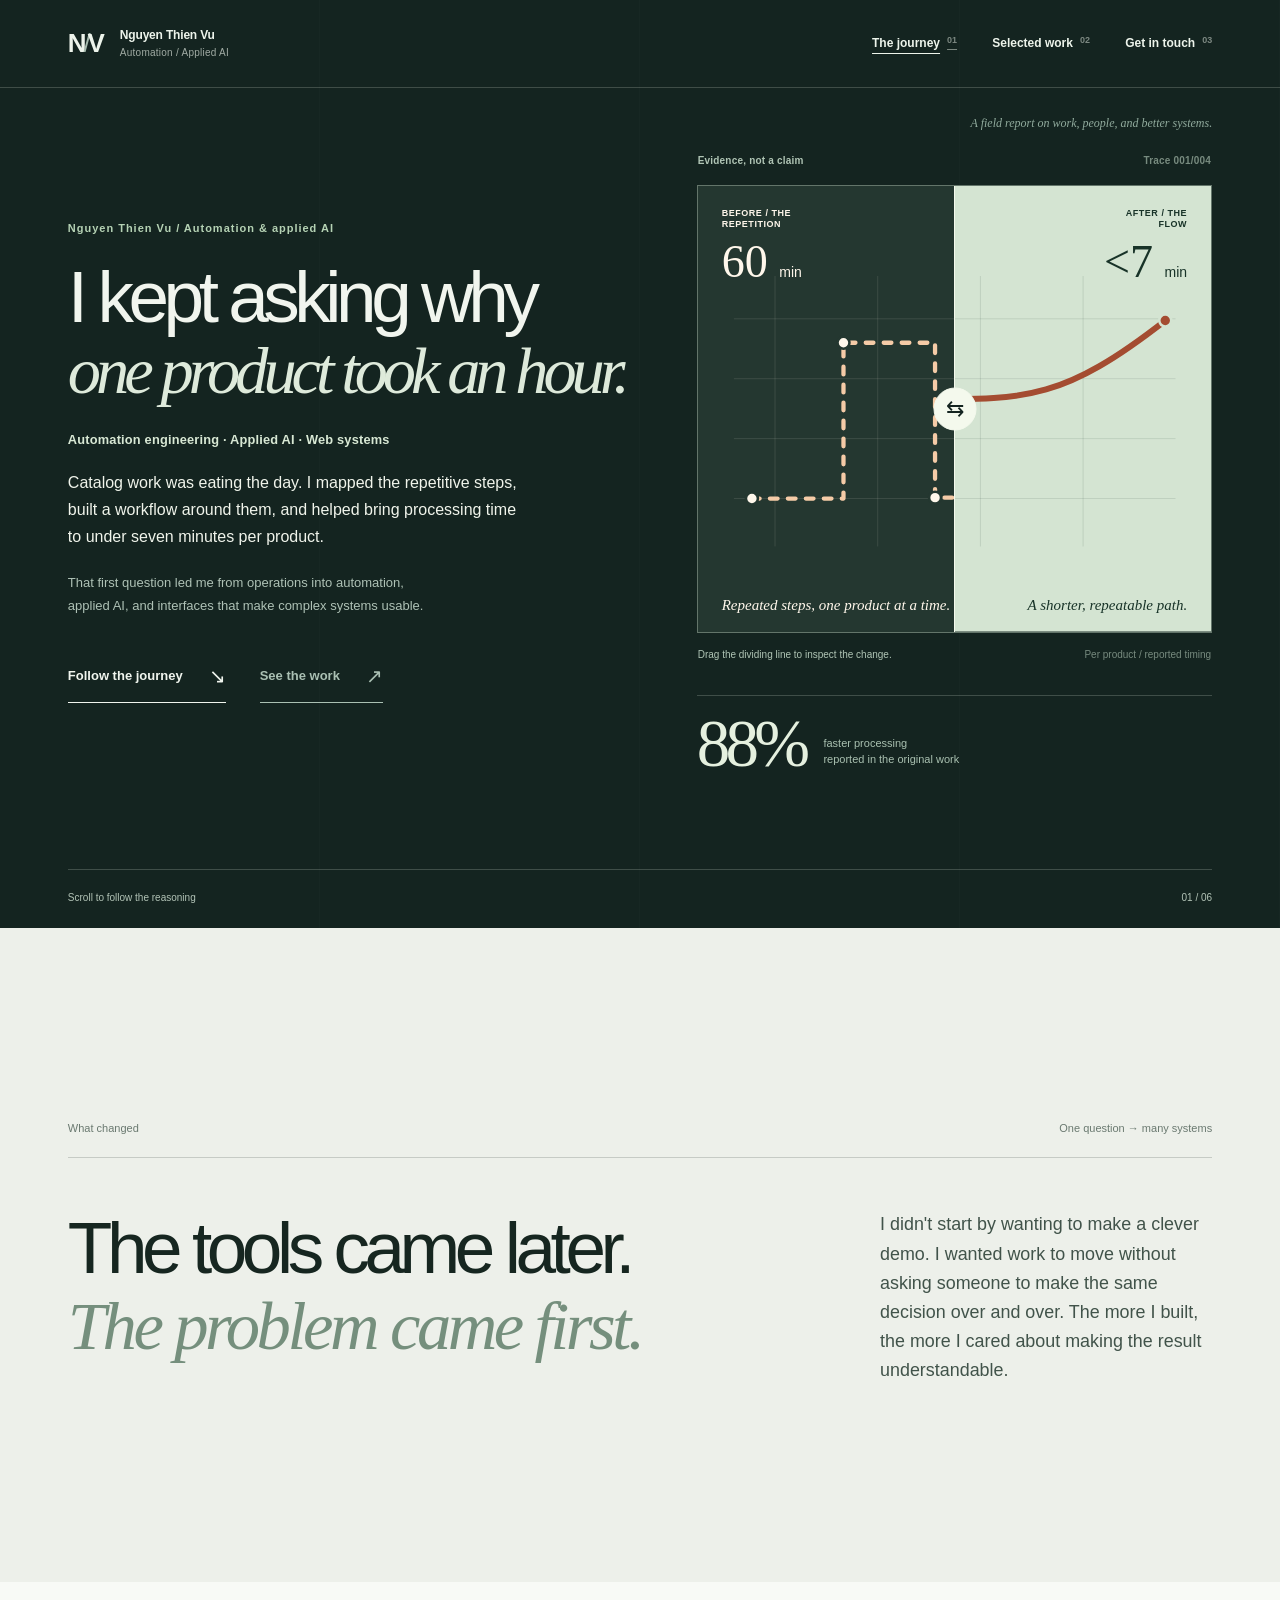
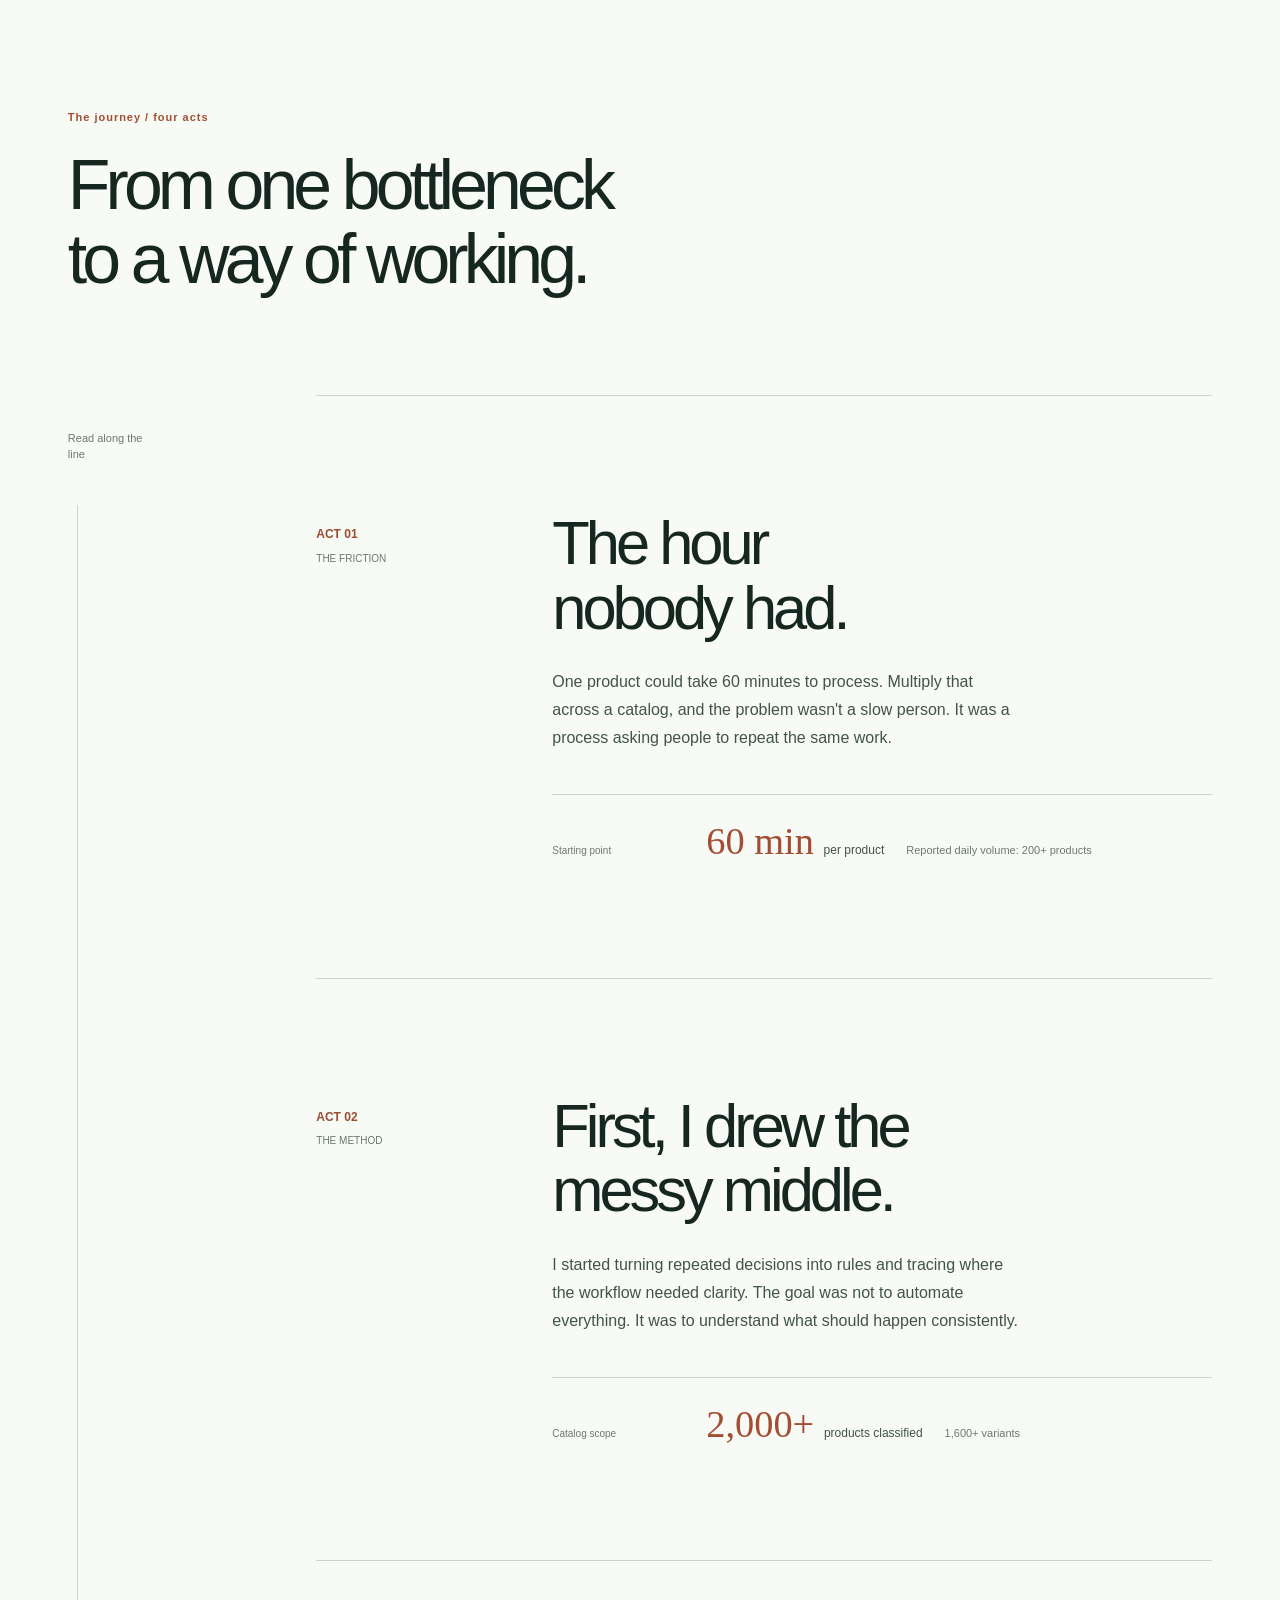
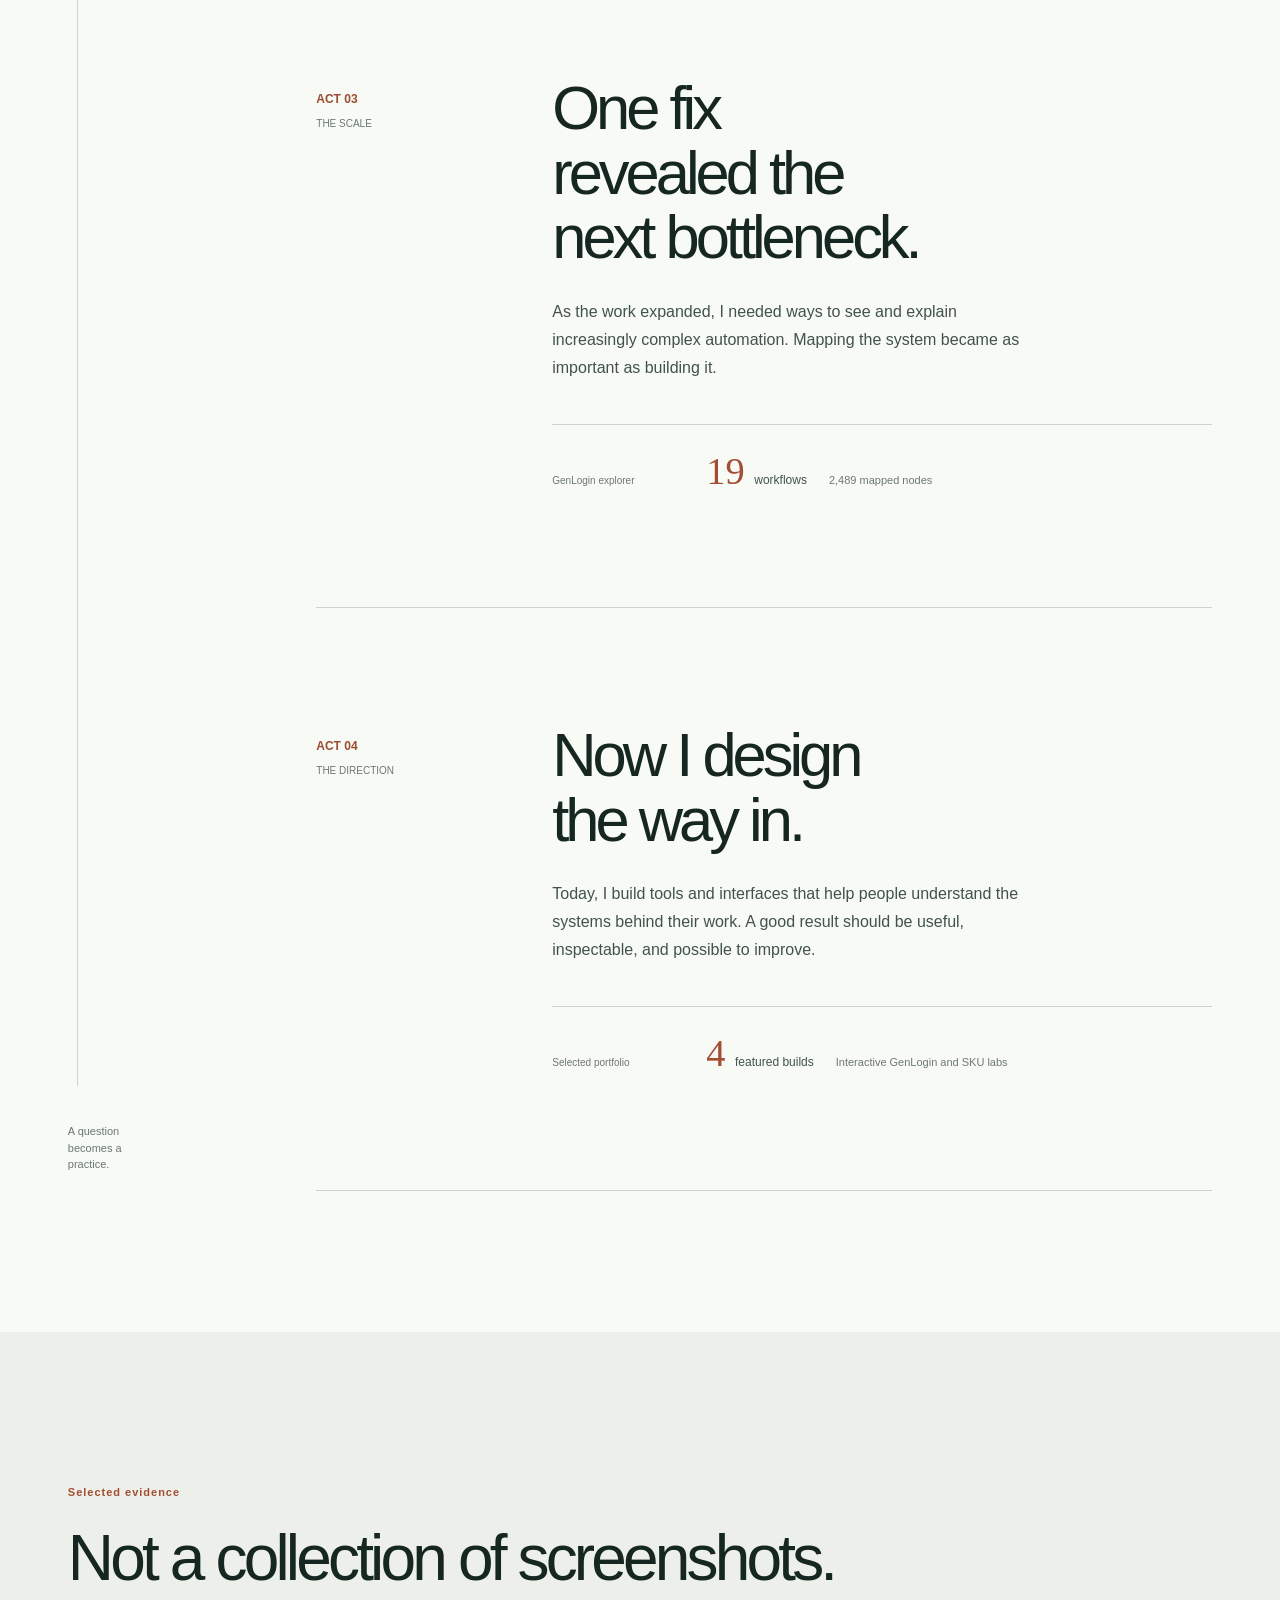
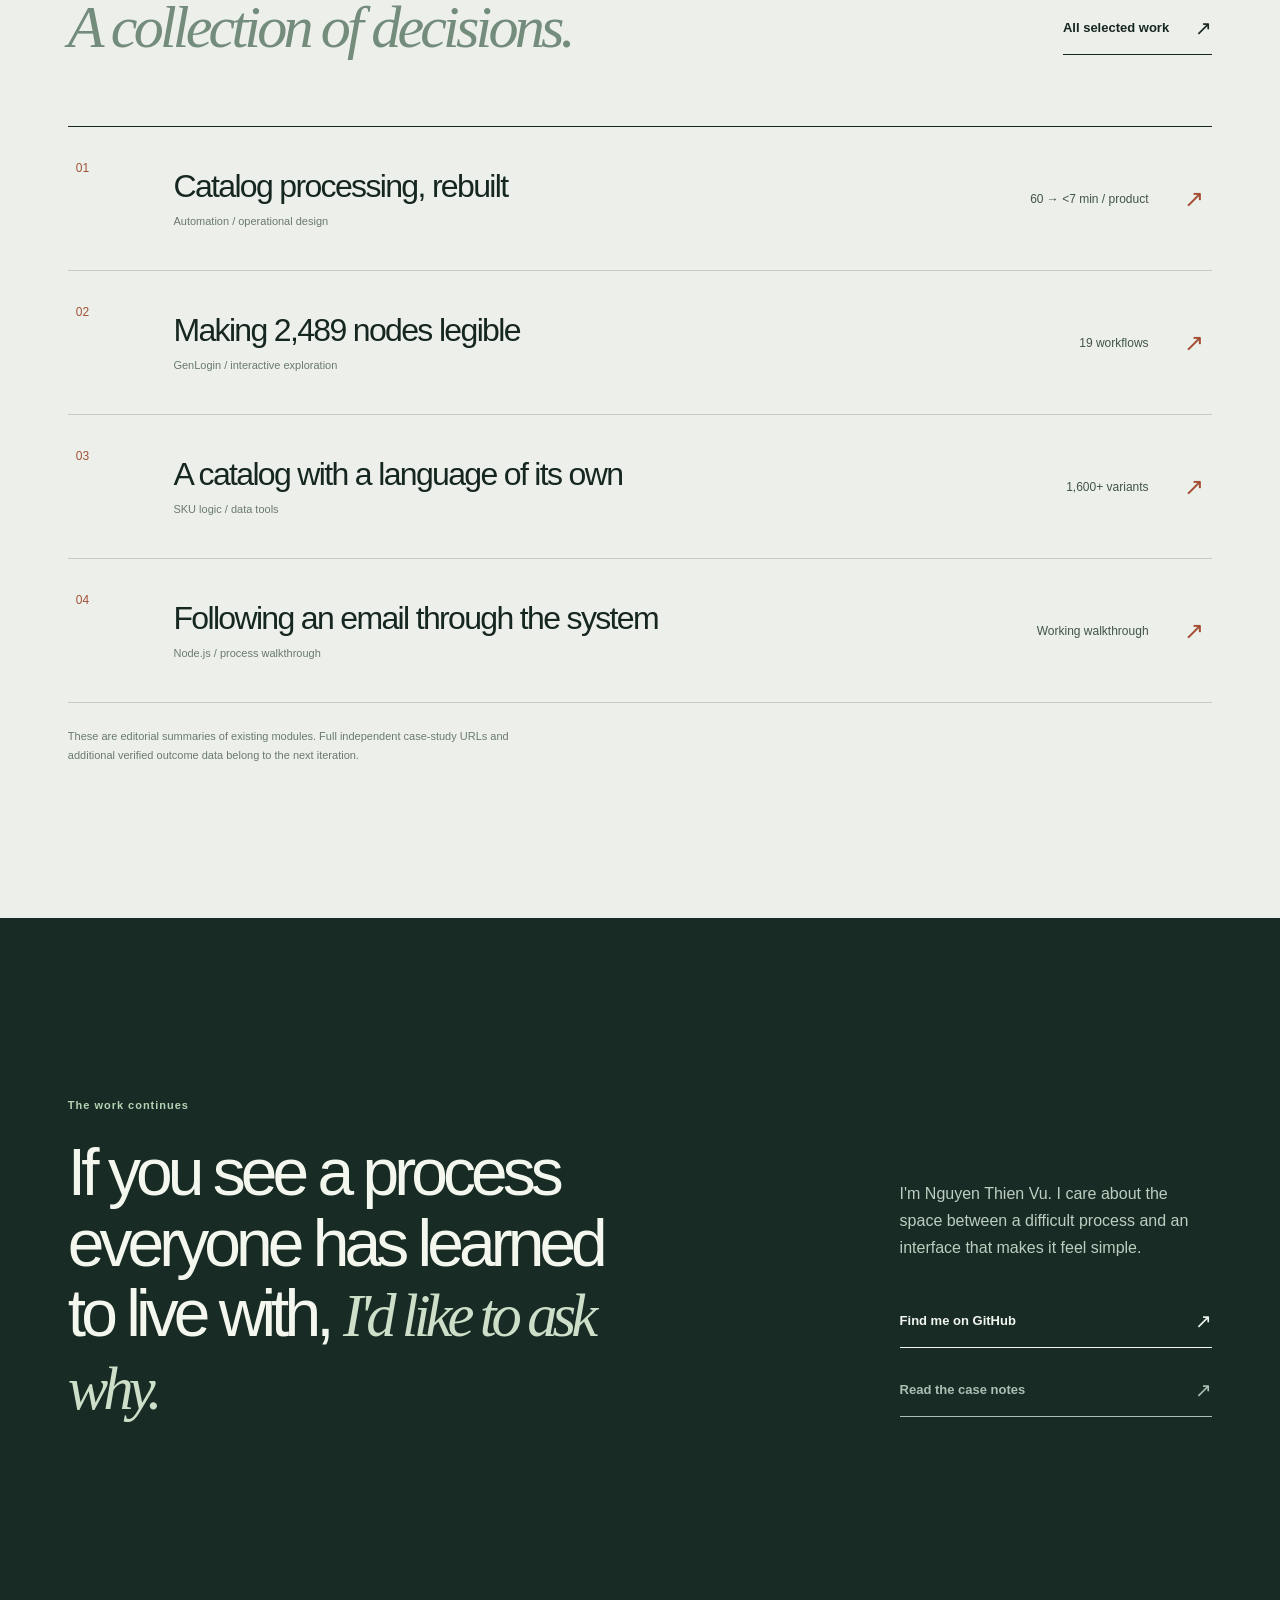
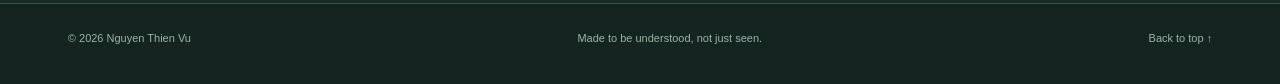
<file: v1/index.html>
<!doctype html>
<html lang="en">
<head>
  <meta charset="utf-8">
  <meta name="viewport" content="width=device-width, initial-scale=1, viewport-fit=cover">
  <meta name="theme-color" content="#142420">
  <meta name="color-scheme" content="light">
  <title>Nguyen Thien Vu — From Friction to Flow | Automation & Applied AI</title>
  <meta name="description" content="The story of Nguyen Thien Vu: from a 60-minute catalog task to automation, applied AI, and human-centered web systems. Explore the work and evidence.">
  <meta name="robots" content="index, follow, max-image-preview:large">
  <link rel="canonical" href="https://vaicauchuyentreninternet-crypto.github.io/thien-vu-portfolio/">
  <link rel="icon" href="assets/favicon.svg" type="image/svg+xml">
  <meta property="og:type" content="website">
  <meta property="og:site_name" content="Nguyen Thien Vu — Selected Work">
  <meta property="og:locale" content="en_US">
  <meta property="og:title" content="Nguyen Thien Vu — From Friction to Flow">
  <meta property="og:description" content="I kept asking why one product took an hour. Follow the work that turned a repeated task into a better process.">
  <meta property="og:url" content="https://vaicauchuyentreninternet-crypto.github.io/thien-vu-portfolio/">
  <meta property="og:image" content="https://vaicauchuyentreninternet-crypto.github.io/thien-vu-portfolio/assets/og-home.png">
  <meta property="og:image:width" content="1200">
  <meta property="og:image:height" content="630">
  <meta property="og:image:alt" content="Nguyen Thien Vu — From Friction to Flow, with a process trace illustration">
  <meta name="twitter:card" content="summary_large_image">
  <meta name="twitter:title" content="Nguyen Thien Vu — From Friction to Flow">
  <meta name="twitter:description" content="Automation, applied AI, and the human story behind the systems.">
  <meta name="twitter:image" content="https://vaicauchuyentreninternet-crypto.github.io/thien-vu-portfolio/assets/og-home.png">
  <link rel="stylesheet" href="css/styles.css">
  <script>document.documentElement.classList.add('has-js');</script>
  <script type="application/ld+json">
  {
    "@context": "https://schema.org",
    "@graph": [
      {
        "@type": "Person",
        "@id": "https://vaicauchuyentreninternet-crypto.github.io/thien-vu-portfolio/#person",
        "name": "Nguyễn Thiên Vũ",
        "alternateName": "Nguyen Thien Vu",
        "url": "https://vaicauchuyentreninternet-crypto.github.io/thien-vu-portfolio/",
        "sameAs": ["https://github.com/vaicauchuyentreninternet-crypto"],
        "knowsAbout": ["Automation engineering", "Applied AI", "Web systems", "Workflow design"]
      },
      {
        "@type": "WebSite",
        "@id": "https://vaicauchuyentreninternet-crypto.github.io/thien-vu-portfolio/#website",
        "name": "Nguyen Thien Vu — Selected Work",
        "url": "https://vaicauchuyentreninternet-crypto.github.io/thien-vu-portfolio/",
        "inLanguage": "en",
        "author": {"@id": "https://vaicauchuyentreninternet-crypto.github.io/thien-vu-portfolio/#person"}
      }
    ]
  }
  </script>
</head>
<body data-page="home">
  <a class="skip-link" href="#main">Skip to content</a>

  <div class="entry-screen" id="entryScreen" hidden aria-label="Page introduction">
    <div class="entry-screen__top" aria-hidden="true"><span>NGUYEN THIEN VU</span><span>FIELD NOTES / 001</span></div>
    <div class="entry-screen__center" aria-hidden="true">
      <span class="entry-screen__line"></span>
      <p>Everything starts with a question.</p>
      <span class="entry-screen__line entry-screen__line--end"></span>
    </div>
    <button class="entry-screen__skip" id="skipIntro" type="button">Skip intro <span aria-hidden="true">↗</span></button>
  </div>

  <div class="pointer-note" id="pointerNote" aria-hidden="true"><span>Inspect</span></div>

  <header class="site-header" id="siteHeader">
    <a class="brand" href="index.html" aria-label="Nguyen Thien Vu, home"><span class="brand__mark">N<span class="brand__slash">/</span>V</span><span class="brand__text">Nguyen Thien Vu<br><small>Automation / Applied AI</small></span></a>
    <button class="nav-toggle" id="navToggle" type="button" aria-label="Open navigation" aria-controls="siteNav" aria-expanded="false"><span></span><span></span></button>
    <nav class="site-nav" id="siteNav" aria-label="Main navigation">
      <a href="index.html" aria-current="page">The journey <span class="nav-index">01</span></a>
      <a href="works.html">Selected work <span class="nav-index">02</span></a>
      <a href="#contact">Get in touch <span class="nav-index">03</span></a>
    </nav>
  </header>

  <main id="main">
    <section class="hero" id="top" aria-labelledby="heroTitle">
      <div class="hero__index" aria-hidden="true">A field report on work, people, and better systems.</div>
      <div class="hero__grid">
        <div class="hero__copy">
          <p class="eyebrow eyebrow--light">Nguyen Thien Vu / Automation & applied AI</p>
          <h1 id="heroTitle" class="hero__title" data-animate-title>I kept asking why <em>one product took an hour.</em></h1>
          <p class="hero__role">Automation engineering · Applied AI · Web systems</p>
          <p class="hero__lead">Catalog work was eating the day. I mapped the repetitive steps, built a workflow around them, and helped bring processing time to under seven minutes per product.</p>
          <p class="hero__aside">That first question led me from operations into automation, applied AI, and interfaces that make complex systems usable.</p>
          <div class="hero__actions">
            <a class="text-link text-link--light" href="#journey">Follow the journey <span aria-hidden="true">↘</span></a>
            <a class="text-link text-link--muted" href="works.html">See the work <span aria-hidden="true">↗</span></a>
          </div>
        </div>
        <div class="hero__evidence">
          <div class="evidence-head"><span>Evidence, not a claim</span><span>Trace 001/004</span></div>
          <div class="comparison" id="comparison" style="--split:50%" data-cursor-surface data-cursor-label="DRAG">
            <div class="comparison__before">
              <div class="trace-label"><span>BEFORE / THE REPETITION</span><strong>60 <small>min</small></strong></div>
              <svg viewBox="0 0 600 400" role="img" aria-label="Illustration of a longer, repetitive workflow" preserveAspectRatio="xMidYMid meet">
                <path class="trace-guides" d="M42 90H558M42 160H558M42 230H558M42 300H558M90 40V356M210 40V356M330 40V356M450 40V356"/>
                <path class="trace-before" d="M63 300 H170 V118 H277 V299 H383 V118 H491 V299 H546"/>
                <g class="trace-points"><circle cx="63" cy="300" r="7"/><circle cx="170" cy="118" r="7"/><circle cx="277" cy="299" r="7"/><circle cx="383" cy="118" r="7"/><circle cx="491" cy="299" r="7"/><circle cx="546" cy="299" r="7"/></g>
              </svg>
              <p class="comparison__caption">Repeated steps, one product at a time.</p>
            </div>
            <div class="comparison__after" aria-hidden="true">
              <div class="trace-label"><span>AFTER / THE FLOW</span><strong>&lt;7 <small>min</small></strong></div>
              <svg viewBox="0 0 600 400" preserveAspectRatio="xMidYMid meet">
                <path class="trace-guides" d="M42 90H558M42 160H558M42 230H558M42 300H558M90 40V356M210 40V356M330 40V356M450 40V356"/>
                <path class="trace-after" d="M63 300 C150 300 160 184 272 184 S428 184 546 92"/>
                <g class="trace-points"><circle cx="63" cy="300" r="7"/><circle cx="272" cy="184" r="7"/><circle cx="546" cy="92" r="7"/></g>
              </svg>
              <p class="comparison__caption">A shorter, repeatable path.</p>
            </div>
            <div class="comparison__divider" aria-hidden="true"><span>⇆</span></div>
            <label class="visually-hidden" for="compareRange">Drag to compare the longer manual workflow with the improved workflow</label>
            <input class="comparison__range" id="compareRange" type="range" min="15" max="85" value="50" step="1" aria-valuetext="Half before, half after">
          </div>
          <div class="evidence-foot"><span>Drag the dividing line to inspect the change.</span><span>Per product / reported timing</span></div>
          <div class="evidence-number"><strong>88%</strong><span>faster processing<br>reported in the original work</span></div>
        </div>
      </div>
      <div class="hero__bottom"><span>Scroll to follow the reasoning</span><span>01 / 06</span></div>
    </section>

    <section class="premise wrap" aria-labelledby="premiseTitle">
      <div class="premise__meta"><span>What changed</span><span>One question → many systems</span></div>
      <h2 id="premiseTitle">The tools came later.<br><span>The problem came first.</span></h2>
      <p>I didn't start by wanting to make a clever demo. I wanted work to move without asking someone to make the same decision over and over. The more I built, the more I cared about making the result understandable.</p>
    </section>

    <section class="journey" id="journey" aria-labelledby="journeyTitle">
      <div class="journey__intro wrap"><p class="eyebrow">The journey / four acts</p><h2 id="journeyTitle">From one bottleneck<br>to a way of working.</h2></div>
      <div class="journey__layout wrap">
        <aside class="journey__rail" aria-hidden="true">
          <span class="rail-title">Read along the line</span>
          <div class="route-line"><span class="route-line__progress"></span></div>
          <span class="rail-end">A question<br>becomes a practice.</span>
        </aside>
        <div class="journey__chapters">
          <article class="act" id="act-friction" data-act>
            <div class="act__number">ACT 01 <span>THE FRICTION</span></div>
            <div class="act__content"><h3>The hour nobody had.</h3><p>One product could take 60 minutes to process. Multiply that across a catalog, and the problem wasn't a slow person. It was a process asking people to repeat the same work.</p><div class="act__proof"><span>Starting point</span><strong>60 min <small>per product</small></strong><small class="act__secondary">Reported daily volume: 200+ products</small></div></div>
          </article>
          <article class="act" id="act-method" data-act>
            <div class="act__number">ACT 02 <span>THE METHOD</span></div>
            <div class="act__content"><h3>First, I drew the messy middle.</h3><p>I started turning repeated decisions into rules and tracing where the workflow needed clarity. The goal was not to automate everything. It was to understand what should happen consistently.</p><div class="act__proof"><span>Catalog scope</span><strong>2,000+ <small>products classified</small></strong><small class="act__secondary">1,600+ variants</small></div></div>
          </article>
          <article class="act" id="act-scale" data-act>
            <div class="act__number">ACT 03 <span>THE SCALE</span></div>
            <div class="act__content"><h3>One fix revealed the next bottleneck.</h3><p>As the work expanded, I needed ways to see and explain increasingly complex automation. Mapping the system became as important as building it.</p><div class="act__proof"><span>GenLogin explorer</span><strong>19 <small>workflows</small></strong><small class="act__secondary">2,489 mapped nodes</small></div></div>
          </article>
          <article class="act" id="act-direction" data-act>
            <div class="act__number">ACT 04 <span>THE DIRECTION</span></div>
            <div class="act__content"><h3>Now I design the way in.</h3><p>Today, I build tools and interfaces that help people understand the systems behind their work. A good result should be useful, inspectable, and possible to improve.</p><div class="act__proof"><span>Selected portfolio</span><strong>4 <small>featured builds</small></strong><small class="act__secondary">Interactive GenLogin and SKU labs</small></div></div>
          </article>
        </div>
      </div>
    </section>

    <section class="work-preview" id="selected-work" aria-labelledby="selectedTitle">
      <div class="wrap">
        <div class="work-preview__head"><div><p class="eyebrow">Selected evidence</p><h2 id="selectedTitle">Not a collection of screenshots.<br><span>A collection of decisions.</span></h2></div><a class="text-link" href="works.html">All selected work <span aria-hidden="true">↗</span></a></div>
        <div class="work-list">
          <a class="work-row" href="works.html#catalog-processing" data-cursor-surface data-cursor-label="READ"><span class="work-row__num">01</span><span class="work-row__main"><strong>Catalog processing, rebuilt</strong><small>Automation / operational design</small></span><span class="work-row__proof">60 → &lt;7 min / product</span><span class="work-row__arrow" aria-hidden="true">↗</span></a>
          <a class="work-row" href="works.html#genlogin-explorer" data-cursor-surface data-cursor-label="READ"><span class="work-row__num">02</span><span class="work-row__main"><strong>Making 2,489 nodes legible</strong><small>GenLogin / interactive exploration</small></span><span class="work-row__proof">19 workflows</span><span class="work-row__arrow" aria-hidden="true">↗</span></a>
          <a class="work-row" href="works.html#sku-classification" data-cursor-surface data-cursor-label="READ"><span class="work-row__num">03</span><span class="work-row__main"><strong>A catalog with a language of its own</strong><small>SKU logic / data tools</small></span><span class="work-row__proof">1,600+ variants</span><span class="work-row__arrow" aria-hidden="true">↗</span></a>
          <a class="work-row" href="works.html#email-automation" data-cursor-surface data-cursor-label="READ"><span class="work-row__num">04</span><span class="work-row__main"><strong>Following an email through the system</strong><small>Node.js / process walkthrough</small></span><span class="work-row__proof">Working walkthrough</span><span class="work-row__arrow" aria-hidden="true">↗</span></a>
        </div>
        <p class="work-preview__note">These are editorial summaries of existing modules. Full independent case-study URLs and additional verified outcome data belong to the next iteration.</p>
      </div>
    </section>

    <section class="closing" id="contact" aria-labelledby="closingTitle"><div class="wrap closing__grid"><div><p class="eyebrow eyebrow--light">The work continues</p><h2 id="closingTitle">If you see a process everyone has learned to live with, <em>I'd like to ask why.</em></h2></div><div class="closing__aside"><p>I'm Nguyen Thien Vu. I care about the space between a difficult process and an interface that makes it feel simple.</p><a class="text-link text-link--light" href="https://github.com/vaicauchuyentreninternet-crypto" target="_blank" rel="noopener noreferrer">Find me on GitHub <span aria-hidden="true">↗</span></a><a class="text-link text-link--muted" href="works.html">Read the case notes <span aria-hidden="true">↗</span></a></div></div></section>
  </main>

  <footer class="site-footer"><div class="wrap site-footer__grid"><span>© <span data-year>2026</span> Nguyen Thien Vu</span><span>Made to be understood, not just seen.</span><a href="#top">Back to top ↑</a></div></footer>

  <!-- GSAP 3.15.1 UMD vendor files are local. Load before the site script. -->
  <script defer src="assets/vendor/gsap.min.js"></script>
  <script defer src="assets/vendor/ScrollTrigger.min.js"></script>
  <script defer src="assets/vendor/SplitText.min.js"></script>
  <script defer src="js/main.js"></script>
</body>
</html>
</file>
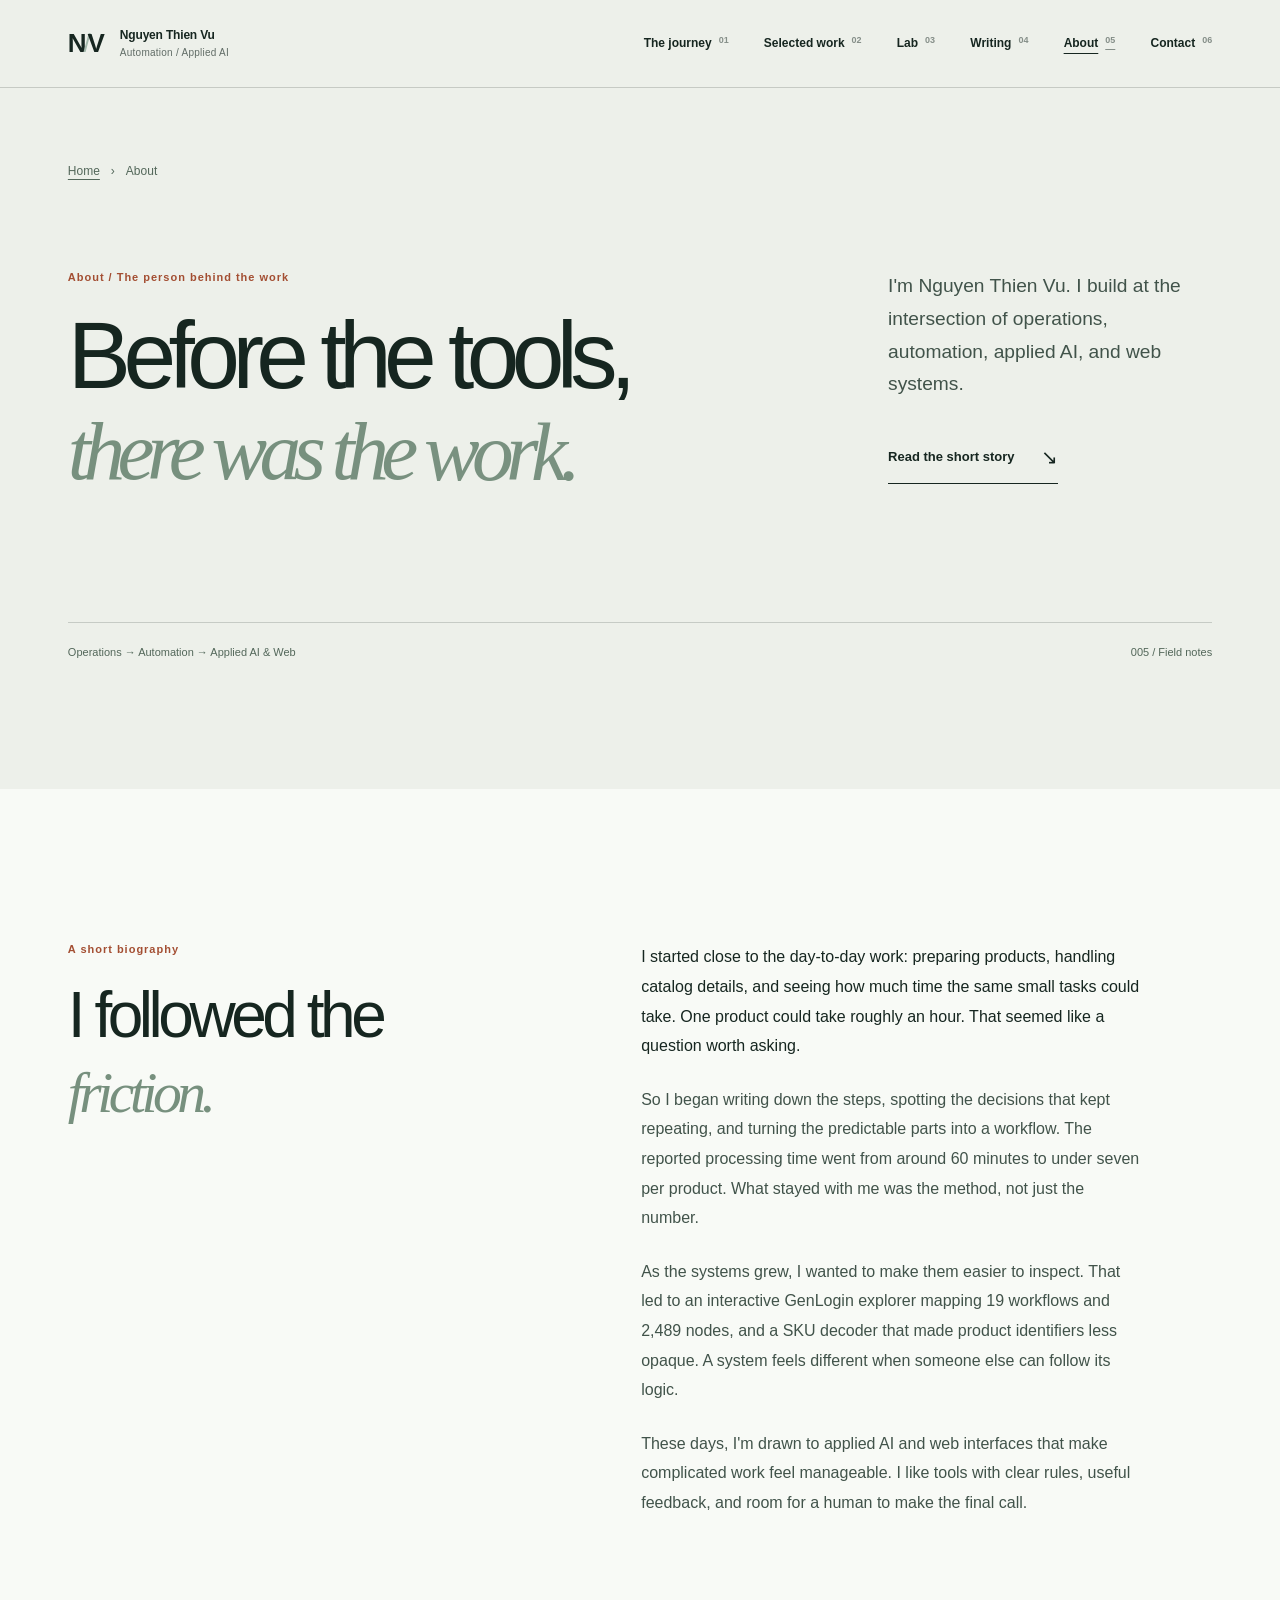
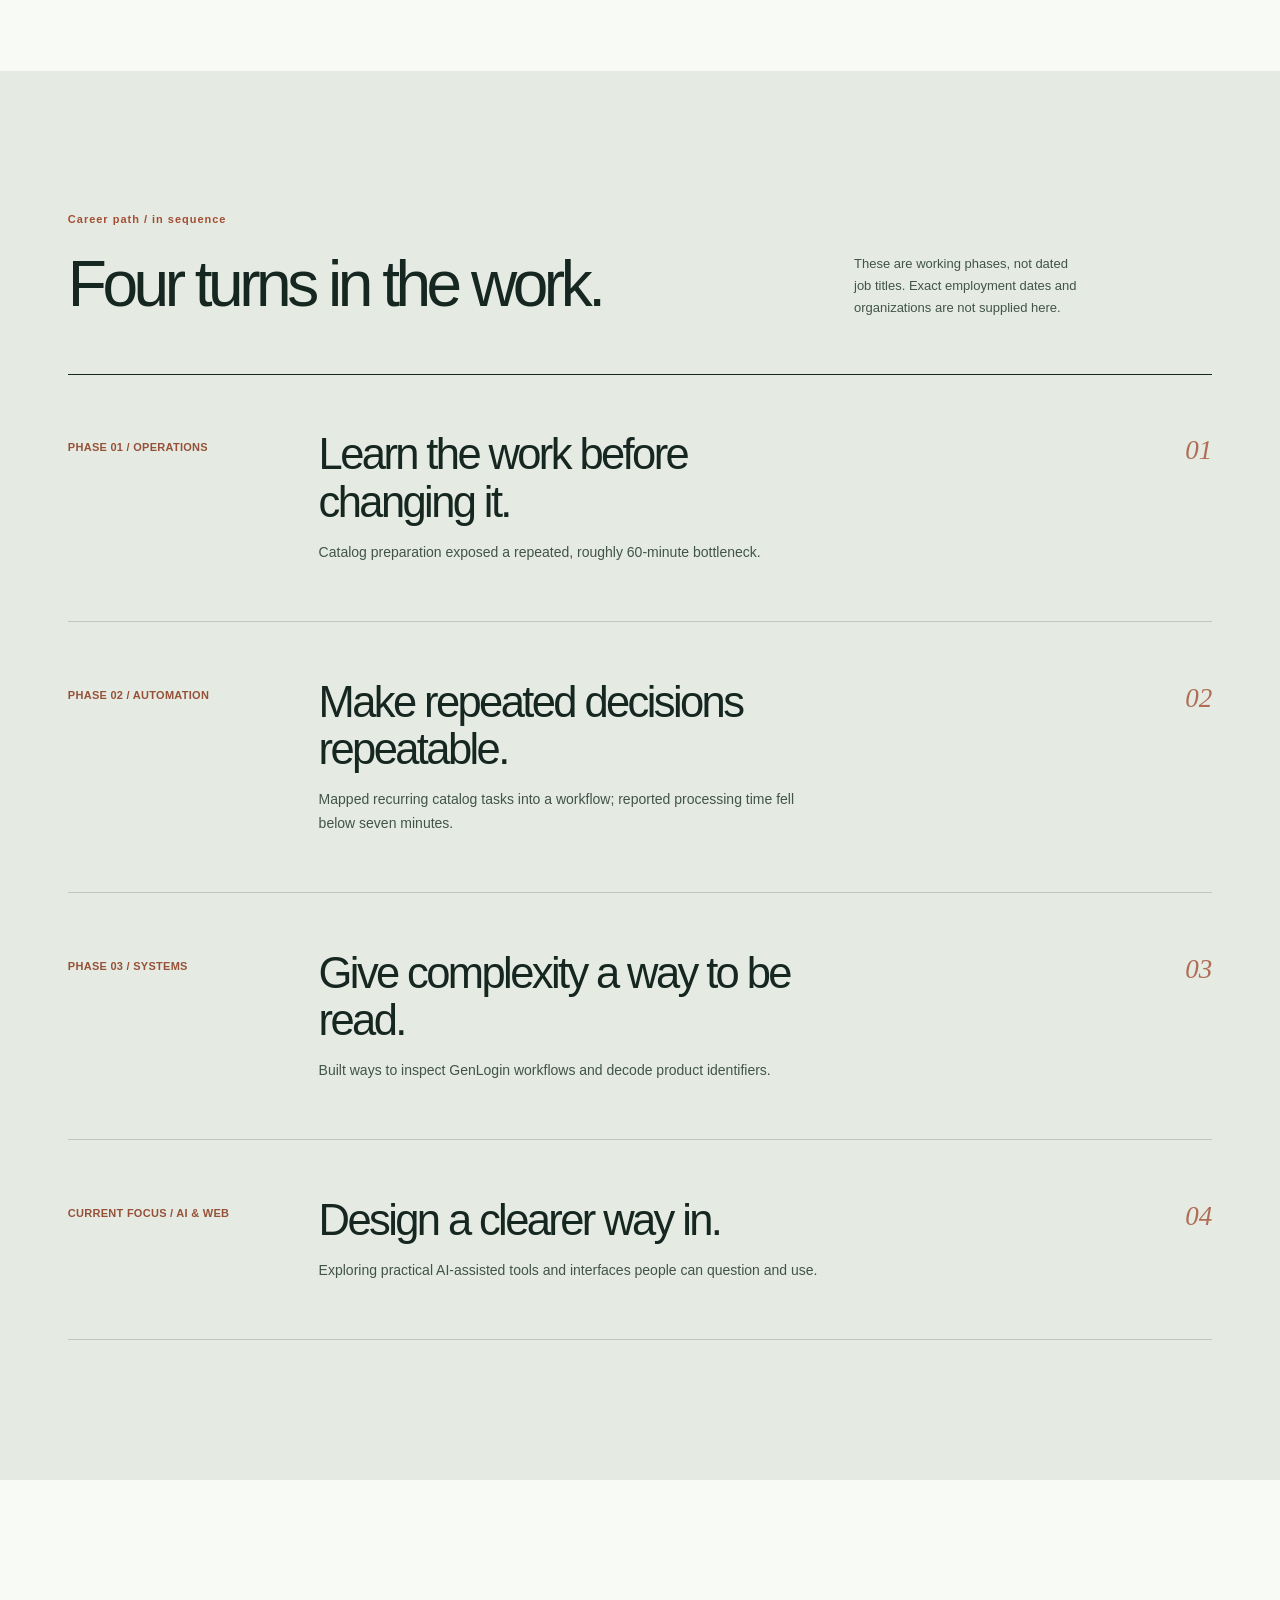
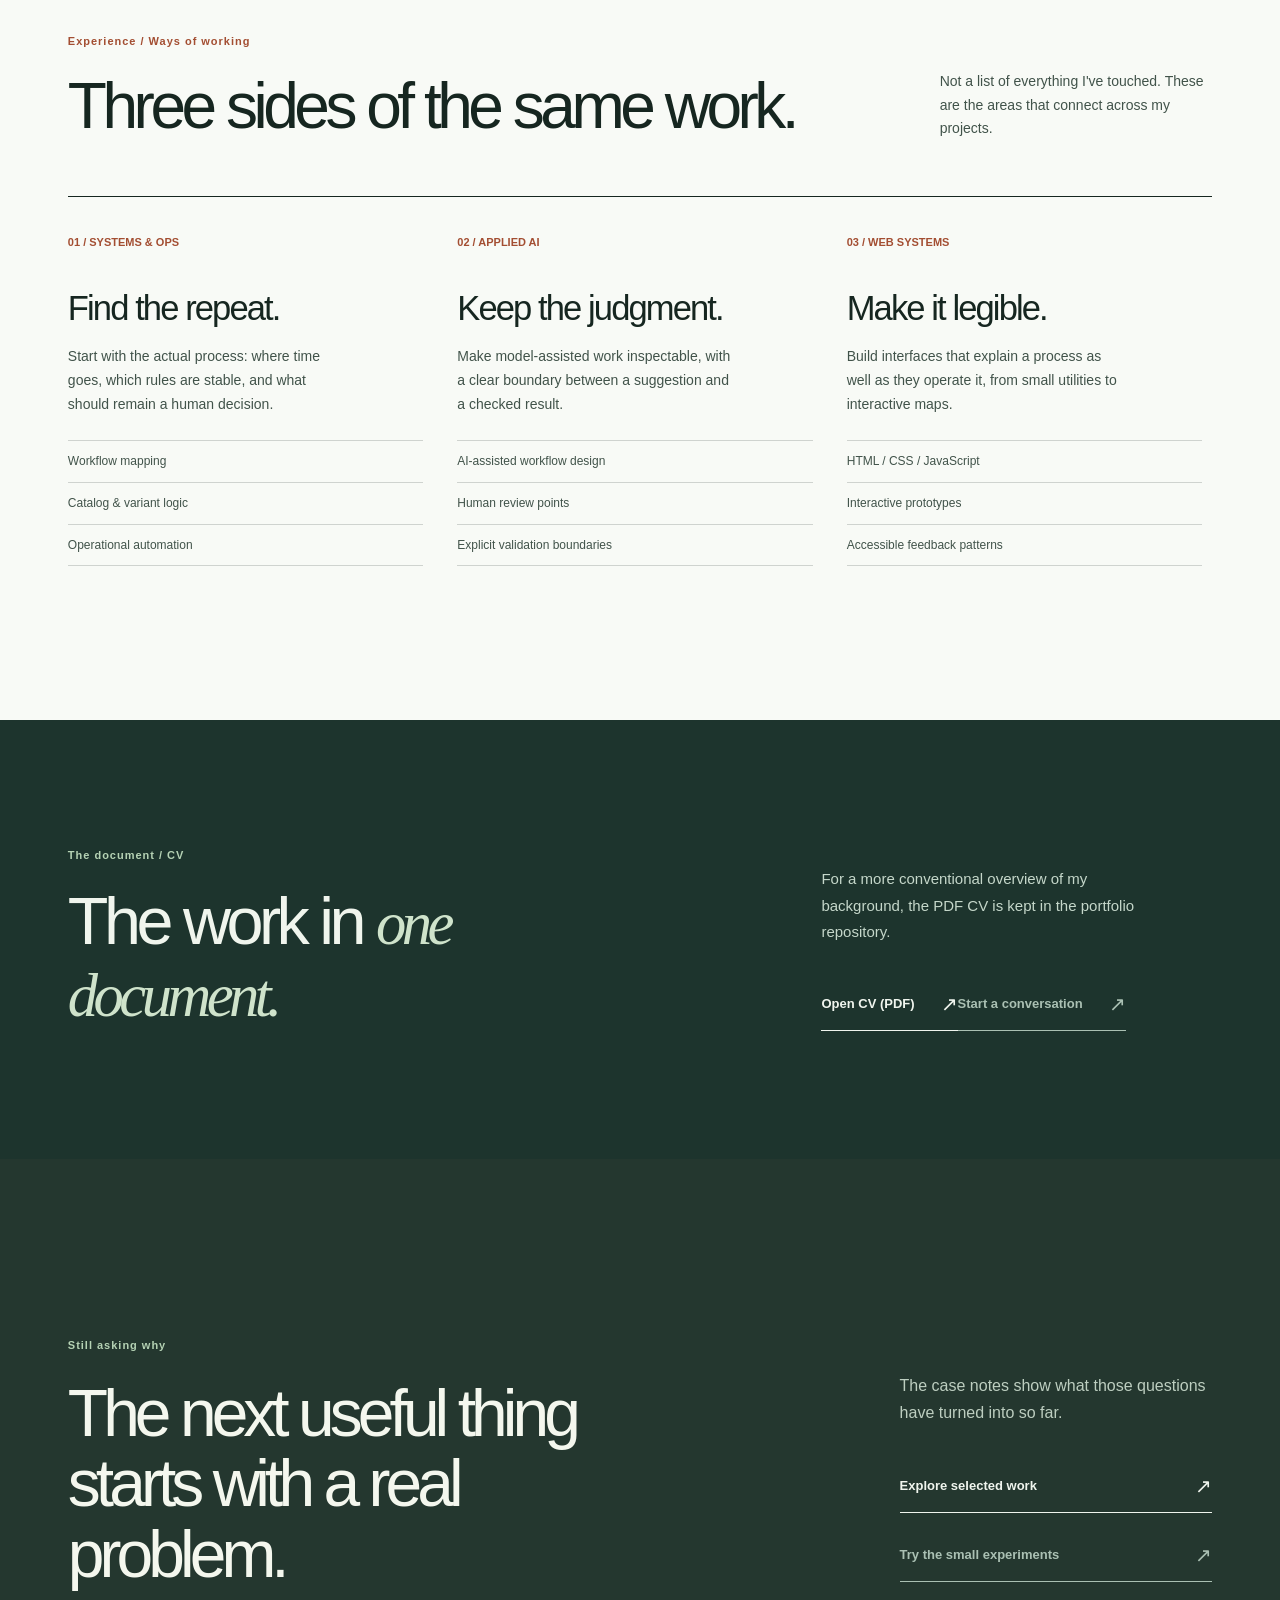
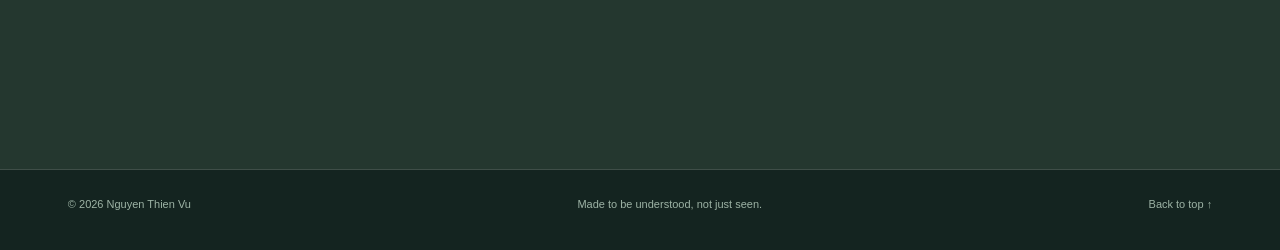
<file: about.html>
<!doctype html>
<html lang="en">
<head>
  <meta charset="utf-8">
  <meta name="viewport" content="width=device-width, initial-scale=1, viewport-fit=cover">
  <meta name="theme-color" content="#edf0ea">
  <meta name="color-scheme" content="light">
  <title>About / CV — Nguyen Thien Vu | Automation & Applied AI</title>
  <meta name="description" content="Meet Nguyen Thien Vu. From catalog operations to automation, applied AI and web systems: an honest account of the work, the turning points, and the skills behind it.">
  <meta name="robots" content="index, follow, max-image-preview:large">
  <link rel="canonical" href="https://vaicauchuyentreninternet-crypto.github.io/thien-vu-portfolio/about.html">
  <link rel="icon" href="assets/favicon.svg" type="image/svg+xml">
  <meta property="og:type" content="profile">
  <meta property="og:site_name" content="Nguyen Thien Vu — Selected Work">
  <meta property="og:locale" content="en_US">
  <meta property="og:title" content="About Nguyen Thien Vu — The Work Behind the Tools">
  <meta property="og:description" content="A short story from operations to automation and applied AI, with a career timeline, three areas of practice, and a PDF CV.">
  <meta property="og:url" content="https://vaicauchuyentreninternet-crypto.github.io/thien-vu-portfolio/about.html">
  <meta property="og:image" content="https://vaicauchuyentreninternet-crypto.github.io/thien-vu-portfolio/assets/og-home.png">
  <meta property="og:image:alt" content="Nguyen Thien Vu — From Friction to Flow portfolio artwork">
  <meta name="twitter:card" content="summary_large_image">
  <meta name="twitter:title" content="About / CV — Nguyen Thien Vu">
  <meta name="twitter:description" content="The person and practical thinking behind the portfolio.">
  <meta name="twitter:image" content="https://vaicauchuyentreninternet-crypto.github.io/thien-vu-portfolio/assets/og-home.png">
  <link rel="stylesheet" href="css/styles.css">
  <script>document.documentElement.classList.add('has-js');</script>
  <script type="application/ld+json">
  {
    "@context": "https://schema.org",
    "@graph": [
      {
        "@type": "Person",
        "@id": "https://vaicauchuyentreninternet-crypto.github.io/thien-vu-portfolio/#person",
        "name": "Nguyễn Thiên Vũ",
        "alternateName": "Nguyen Thien Vu",
        "url": "https://vaicauchuyentreninternet-crypto.github.io/thien-vu-portfolio/",
        "sameAs": ["https://github.com/vaicauchuyentreninternet-crypto"],
        "knowsAbout": ["Operations workflows", "Automation engineering", "Applied AI", "Web systems"]
      },
      {
        "@type": "ProfilePage",
        "@id": "https://vaicauchuyentreninternet-crypto.github.io/thien-vu-portfolio/about.html#page",
        "name": "About / CV — Nguyen Thien Vu",
        "url": "https://vaicauchuyentreninternet-crypto.github.io/thien-vu-portfolio/about.html",
        "inLanguage": "en",
        "mainEntity": {"@id": "https://vaicauchuyentreninternet-crypto.github.io/thien-vu-portfolio/#person"}
      },
      {
        "@type": "BreadcrumbList",
        "itemListElement": [
          {"@type":"ListItem","position":1,"name":"Home","item":"https://vaicauchuyentreninternet-crypto.github.io/thien-vu-portfolio/"},
          {"@type":"ListItem","position":2,"name":"About","item":"https://vaicauchuyentreninternet-crypto.github.io/thien-vu-portfolio/about.html"}
        ]
      }
    ]
  }
  </script>
  <style>
    /* About / CV: page-local additions; shared CSS and JS remain unchanged. */
    body[data-page="about"] { --muted:#53675a; }
    .about-crumb { display:flex; align-items:center; gap:11px; font-size:12px; color:var(--muted); }
    .about-crumb a { text-decoration:underline; text-underline-offset:4px; }
    .about-hero { padding:clamp(150px,18vh,225px) 0 clamp(85px,10vw,155px); background:var(--paper); }
    .about-hero__grid { display:grid; grid-template-columns:minmax(0,1.24fr) minmax(245px,.55fr); gap:clamp(35px,7vw,130px); align-items:end; margin-top:clamp(45px,7vw,90px); }
    .about-hero h1 { max-width:12ch; margin:0; font:500 clamp(64px,7.4vw,116px)/.97 var(--sans); letter-spacing:-.08em; text-wrap:balance; }
    .about-hero h1 em { font:italic 400 .88em/1 var(--serif); color:#77907e; }
    .about-hero__aside { padding-bottom:10px; }
    .about-hero__aside p { max-width:34ch; margin:0 0 29px; color:var(--copy); font-size:clamp(17px,1.5vw,21px); line-height:1.7; }
    .about-hero__aside .text-link { margin-top:5px; }
    .about-hero__foot { display:flex; justify-content:space-between; flex-wrap:wrap; gap:12px 25px; margin-top:clamp(75px,10vw,155px); padding-top:21px; border-top:1px solid var(--line); color:var(--muted); font-size:11px; }
    .about-story { padding:clamp(110px,12vw,185px) 0; background:var(--paper-2); }
    .about-story__grid { display:grid; grid-template-columns:minmax(0,.78fr) minmax(0,1fr); gap:clamp(38px,10vw,178px); }
    .about-story h2, .about-timeline h2, .about-practice h2 { margin:0; font:500 clamp(42px,5vw,75px)/1.06 var(--sans); letter-spacing:-.07em; text-wrap:balance; }
    .about-story h2 em { display:block; margin-top:10px; font:italic 400 .9em var(--serif); color:#77907e; }
    .about-story__copy p { max-width:56ch; margin:0 0 24px; color:var(--copy); font-size:clamp(16px,1.2vw,18px); line-height:1.85; }
    .about-story__copy p:first-child { color:var(--ink); }
    .about-story__copy p:last-child { margin-bottom:0; }
    .about-timeline { padding:clamp(105px,11vw,172px) 0; background:#e5ebe3; }
    .about-timeline__head { display:grid; grid-template-columns:1fr minmax(210px,.48fr); align-items:end; gap:40px; margin-bottom:55px; }
    .about-timeline__head > p { max-width:31ch; margin:0; color:var(--copy); font-size:13px; line-height:1.7; }
    .about-timeline__list { list-style:none; margin:0; padding:0; border-top:1px solid var(--ink); }
    .about-step { display:grid; grid-template-columns:minmax(112px,.25fr) minmax(0,1fr) 44px; gap:clamp(18px,4vw,65px); align-items:start; padding:clamp(30px,4.4vw,63px) 0; border-bottom:1px solid var(--line); }
    .about-step__phase { display:block; padding-top:8px; color:#965138; font-size:11px; font-weight:650; letter-spacing:.025em; }
    .about-step h3 { max-width:22ch; margin:0; font:500 clamp(27px,3.4vw,51px)/1.1 var(--sans); letter-spacing:-.06em; }
    .about-step p { max-width:66ch; margin:14px 0 0; color:var(--copy); font-size:14px; line-height:1.7; }
    .about-step__mark { display:block; justify-self:end; padding-top:4px; color:var(--rust); font:italic 27px var(--serif); opacity:.8; transition:transform .28s var(--ease), opacity .28s ease; }
    .about-step:hover .about-step__mark { transform:translateY(5px); opacity:1; }
    .about-practice { padding:clamp(110px,12vw,185px) 0; background:var(--paper-2); }
    .about-practice__head { display:flex; align-items:end; justify-content:space-between; gap:30px; margin-bottom:55px; }
    .about-practice__head > p { max-width:35ch; margin:0; color:var(--copy); font-size:14px; line-height:1.7; }
    .about-axes { display:grid; grid-template-columns:repeat(3,minmax(0,1fr)); gap:24px; border-top:1px solid var(--ink); }
    .about-axis { padding:32px 10px 0 0; }
    .about-axis__num { color:var(--rust); font-size:11px; font-weight:650; }
    .about-axis h3 { margin:35px 0 18px; font:500 clamp(28px,2.7vw,41px)/1.1 var(--sans); letter-spacing:-.055em; }
    .about-axis p { max-width:36ch; margin:0 0 24px; color:var(--copy); font-size:14px; line-height:1.7; }
    .about-axis ul { margin:0; padding:0; list-style:none; border-top:1px solid var(--line); }
    .about-axis li { padding:11px 0; border-bottom:1px solid var(--line); font-size:12px; color:var(--copy); }
    .about-cv { padding:clamp(95px,10vw,145px) 0; background:var(--forest-2); color:#f0f5ed; }
    .about-cv__grid { display:grid; grid-template-columns:1fr minmax(260px,.6fr); gap:clamp(35px,8vw,140px); align-items:end; }
    .about-cv h2 { max-width:14ch; margin:0; font:500 clamp(43px,5.2vw,78px)/1.05 var(--sans); letter-spacing:-.068em; }
    .about-cv h2 em { font:italic 400 .91em var(--serif); color:#cfe3cb; }
    .about-cv__aside p { max-width:38ch; margin:0 0 24px; color:#c5d7ca; font-size:15px; line-height:1.75; }
    .about-cv__aside .text-link { margin-top:13px; }
    @media (min-width:681px) and (max-width:1120px) { .site-nav { gap:clamp(9px,1.3vw,18px); } .site-nav a { font-size:11px; } .nav-index { display:none; } .brand__text { display:none; } }
    @media (max-width:920px) { .about-hero__grid { grid-template-columns:1fr; } .about-hero__aside { max-width:620px; } .about-story__grid { gap:45px; } .about-axes { gap:17px; } }
    @media (max-width:680px) {
      .about-hero { padding:132px 0 76px; }
      .about-hero__grid { display:block; margin-top:38px; }
      .about-hero h1 { max-width:10ch; font-size:clamp(49px,12.6vw,78px); }
      .about-hero__aside { margin-top:34px; }
      .about-hero__foot { margin-top:68px; }
      .about-story__grid, .about-timeline__head, .about-cv__grid { display:block; }
      .about-story h2 { margin-bottom:40px; }
      .about-story__copy p { font-size:16px; line-height:1.8; }
      .about-timeline__head > p { margin-top:21px; }
      .about-step { grid-template-columns:1fr 22px; gap:10px; padding:35px 0; }
      .about-step__phase { grid-column:1 / -1; padding:0; }
      .about-step h3 { font-size:clamp(29px,8vw,43px); }
      .about-step p { font-size:13px; }
      .about-step__mark { grid-column:2; grid-row:2; }
      .about-practice__head { display:block; }
      .about-practice__head > p { margin-top:23px; }
      .about-axes { grid-template-columns:1fr; gap:38px; }
      .about-axis { padding:23px 0 0; }
      .about-axis h3 { margin:20px 0 16px; font-size:34px; }
      .about-cv__aside { margin-top:39px; }
      .site-header.is-intro { flex-wrap:wrap; }
      .site-header.is-intro .site-nav { display:grid; grid-template-columns:repeat(3,minmax(0,1fr)); gap:0 8px; width:100%; }
      .site-header.is-intro .site-nav a { padding:9px 0; border:0; font-size:11px; }
      .site-header.is-intro .nav-index { display:none; }
      .entry-screen__top { margin-top:165px; }
    }
    @media (max-width:370px) { .about-hero h1 { font-size:47px; } .entry-screen__top { margin-top:180px; } }
    @media (prefers-reduced-motion:reduce) { .about-step__mark { transition:none; transform:none !important; } }
  </style>
</head>
<body data-page="about">
  <a class="skip-link" href="#main">Skip to content</a>
  <div class="entry-screen" id="entryScreen" hidden aria-label="Page introduction">
    <div class="entry-screen__top" aria-hidden="true"><span>NGUYEN THIEN VU</span><span>FIELD NOTES / 005</span></div>
    <div class="entry-screen__center" aria-hidden="true"><span class="entry-screen__line"></span><p>It started with the work.</p><span class="entry-screen__line entry-screen__line--end"></span></div>
    <button class="entry-screen__skip" id="skipIntro" type="button">Skip intro <span aria-hidden="true">↗</span></button>
  </div>
  <div class="pointer-note" id="pointerNote" aria-hidden="true"><span>Read</span></div>
  <header class="site-header site-header--light" id="siteHeader">
    <a class="brand" href="index.html" aria-label="Nguyen Thien Vu, home"><span class="brand__mark">N<span class="brand__slash">/</span>V</span><span class="brand__text">Nguyen Thien Vu<br><small>Automation / Applied AI</small></span></a>
    <button class="nav-toggle" id="navToggle" type="button" aria-label="Open navigation" aria-controls="siteNav" aria-expanded="false"><span></span><span></span></button>
    <nav class="site-nav" id="siteNav" aria-label="Main navigation">
      <a href="index.html">The journey <span class="nav-index">01</span></a>
      <a href="works.html">Selected work <span class="nav-index">02</span></a>
      <a href="lab.html">Lab <span class="nav-index">03</span></a>
      <a href="writing.html">Writing <span class="nav-index">04</span></a>
      <a href="about.html" aria-current="page">About <span class="nav-index">05</span></a>
      <a href="contact.html">Contact <span class="nav-index">06</span></a>
    </nav>
  </header>

  <main id="main">
    <section class="about-hero" aria-labelledby="aboutTitle"><div class="wrap">
      <nav class="about-crumb" aria-label="Breadcrumb"><a href="index.html">Home</a><span aria-hidden="true">›</span><span aria-current="page">About</span></nav>
      <div class="about-hero__grid"><div><p class="eyebrow">About / The person behind the work</p><h1 id="aboutTitle" data-animate-title>Before the tools, <em>there was the work.</em></h1></div><div class="about-hero__aside"><p>I'm Nguyen Thien Vu. I build at the intersection of operations, automation, applied AI, and web systems.</p><a class="text-link" href="#my-story">Read the short story <span aria-hidden="true">↘</span></a></div></div>
      <div class="about-hero__foot"><span>Operations → Automation → Applied AI & Web</span><span>005 / Field notes</span></div>
    </div></section>

    <section class="about-story" id="my-story" aria-labelledby="storyTitle"><div class="wrap about-story__grid"><div><p class="eyebrow">A short biography</p><h2 id="storyTitle">I followed the <em>friction.</em></h2></div><div class="about-story__copy">
      <p>I started close to the day-to-day work: preparing products, handling catalog details, and seeing how much time the same small tasks could take. One product could take roughly an hour. That seemed like a question worth asking.</p>
      <p>So I began writing down the steps, spotting the decisions that kept repeating, and turning the predictable parts into a workflow. The reported processing time went from around 60 minutes to under seven per product. What stayed with me was the method, not just the number.</p>
      <p>As the systems grew, I wanted to make them easier to inspect. That led to an interactive GenLogin explorer mapping 19 workflows and 2,489 nodes, and a SKU decoder that made product identifiers less opaque. A system feels different when someone else can follow its logic.</p>
      <p>These days, I'm drawn to applied AI and web interfaces that make complicated work feel manageable. I like tools with clear rules, useful feedback, and room for a human to make the final call.</p>
    </div></div></section>

    <section class="about-timeline" id="timeline" aria-labelledby="timelineTitle"><div class="wrap">
      <div class="about-timeline__head"><div><p class="eyebrow">Career path / in sequence</p><h2 id="timelineTitle">Four turns in the work.</h2></div><p>These are working phases, not dated job titles. Exact employment dates and organizations are not supplied here.</p></div>
      <ol class="about-timeline__list" aria-label="Four career phases in chronological order">
        <li class="about-step"><span class="about-step__phase">PHASE 01 / OPERATIONS</span><div><h3>Learn the work before changing it.</h3><p>Catalog preparation exposed a repeated, roughly 60-minute bottleneck.</p></div><span class="about-step__mark" aria-hidden="true">01</span></li>
        <li class="about-step"><span class="about-step__phase">PHASE 02 / AUTOMATION</span><div><h3>Make repeated decisions repeatable.</h3><p>Mapped recurring catalog tasks into a workflow; reported processing time fell below seven minutes.</p></div><span class="about-step__mark" aria-hidden="true">02</span></li>
        <li class="about-step"><span class="about-step__phase">PHASE 03 / SYSTEMS</span><div><h3>Give complexity a way to be read.</h3><p>Built ways to inspect GenLogin workflows and decode product identifiers.</p></div><span class="about-step__mark" aria-hidden="true">03</span></li>
        <li class="about-step"><span class="about-step__phase">CURRENT FOCUS / AI & WEB</span><div><h3>Design a clearer way in.</h3><p>Exploring practical AI-assisted tools and interfaces people can question and use.</p></div><span class="about-step__mark" aria-hidden="true">04</span></li>
      </ol>
    </div></section>

    <section class="about-practice" id="practice" aria-labelledby="practiceTitle"><div class="wrap">
      <div class="about-practice__head"><div><p class="eyebrow">Experience / Ways of working</p><h2 id="practiceTitle">Three sides of the same work.</h2></div><p>Not a list of everything I've touched. These are the areas that connect across my projects.</p></div>
      <div class="about-axes">
        <article class="about-axis" aria-labelledby="axisOps"><span class="about-axis__num">01 / SYSTEMS & OPS</span><h3 id="axisOps">Find the repeat.</h3><p>Start with the actual process: where time goes, which rules are stable, and what should remain a human decision.</p><ul><li>Workflow mapping</li><li>Catalog & variant logic</li><li>Operational automation</li></ul></article>
        <article class="about-axis" aria-labelledby="axisAi"><span class="about-axis__num">02 / APPLIED AI</span><h3 id="axisAi">Keep the judgment.</h3><p>Make model-assisted work inspectable, with a clear boundary between a suggestion and a checked result.</p><ul><li>AI-assisted workflow design</li><li>Human review points</li><li>Explicit validation boundaries</li></ul></article>
        <article class="about-axis" aria-labelledby="axisWeb"><span class="about-axis__num">03 / WEB SYSTEMS</span><h3 id="axisWeb">Make it legible.</h3><p>Build interfaces that explain a process as well as they operate it, from small utilities to interactive maps.</p><ul><li>HTML / CSS / JavaScript</li><li>Interactive prototypes</li><li>Accessible feedback patterns</li></ul></article>
      </div>
    </div></section>

    <section class="about-cv" id="resume" aria-labelledby="cvTitle"><div class="wrap about-cv__grid"><div><p class="eyebrow eyebrow--light">The document / CV</p><h2 id="cvTitle">The work in <em>one document.</em></h2></div><div class="about-cv__aside"><p>For a more conventional overview of my background, the PDF CV is kept in the portfolio repository.</p><a class="text-link text-link--light" href="https://github.com/vaicauchuyentreninternet-crypto/thien-vu-portfolio/raw/main/Nguyen_Thien_Vu_Resume.pdf" target="_blank" rel="noopener noreferrer">Open CV (PDF) <span aria-hidden="true">↗</span></a><a class="text-link text-link--muted" href="contact.html">Start a conversation <span aria-hidden="true">↗</span></a></div></div></section>

    <section class="closing closing--works" aria-labelledby="closingTitle"><div class="wrap closing__grid"><div><p class="eyebrow eyebrow--light">Still asking why</p><h2 id="closingTitle">The next useful thing starts with a real problem.</h2></div><div class="closing__aside"><p>The case notes show what those questions have turned into so far.</p><a class="text-link text-link--light" href="works.html">Explore selected work <span aria-hidden="true">↗</span></a><a class="text-link text-link--muted" href="lab.html">Try the small experiments <span aria-hidden="true">↗</span></a></div></div></section>
  </main>
  <footer class="site-footer"><div class="wrap site-footer__grid"><span>© <span data-year>2026</span> Nguyen Thien Vu</span><span>Made to be understood, not just seen.</span><a href="#main">Back to top ↑</a></div></footer>
  <script defer src="assets/vendor/gsap.min.js"></script>
  <script defer src="assets/vendor/ScrollTrigger.min.js"></script>
  <script defer src="assets/vendor/SplitText.min.js"></script>
  <script defer src="js/main.js"></script>
</body>
</html>
</file>
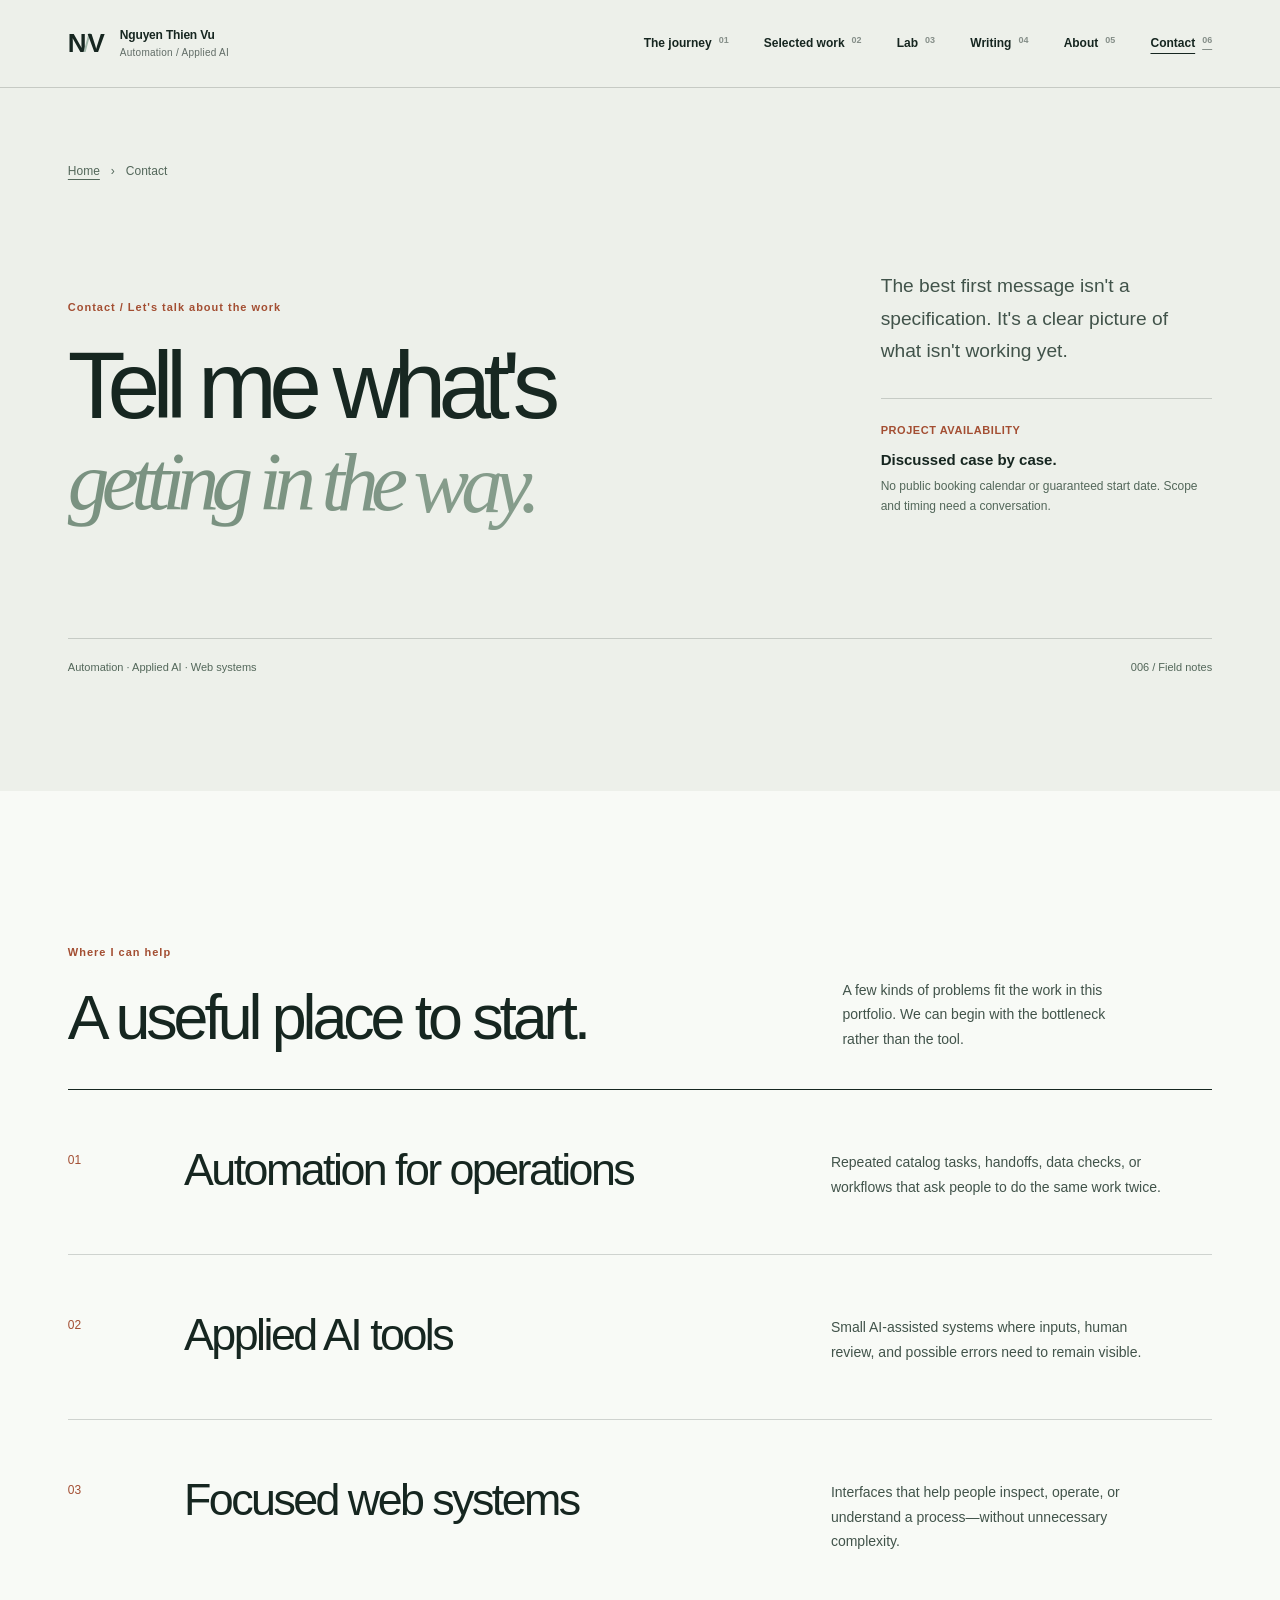
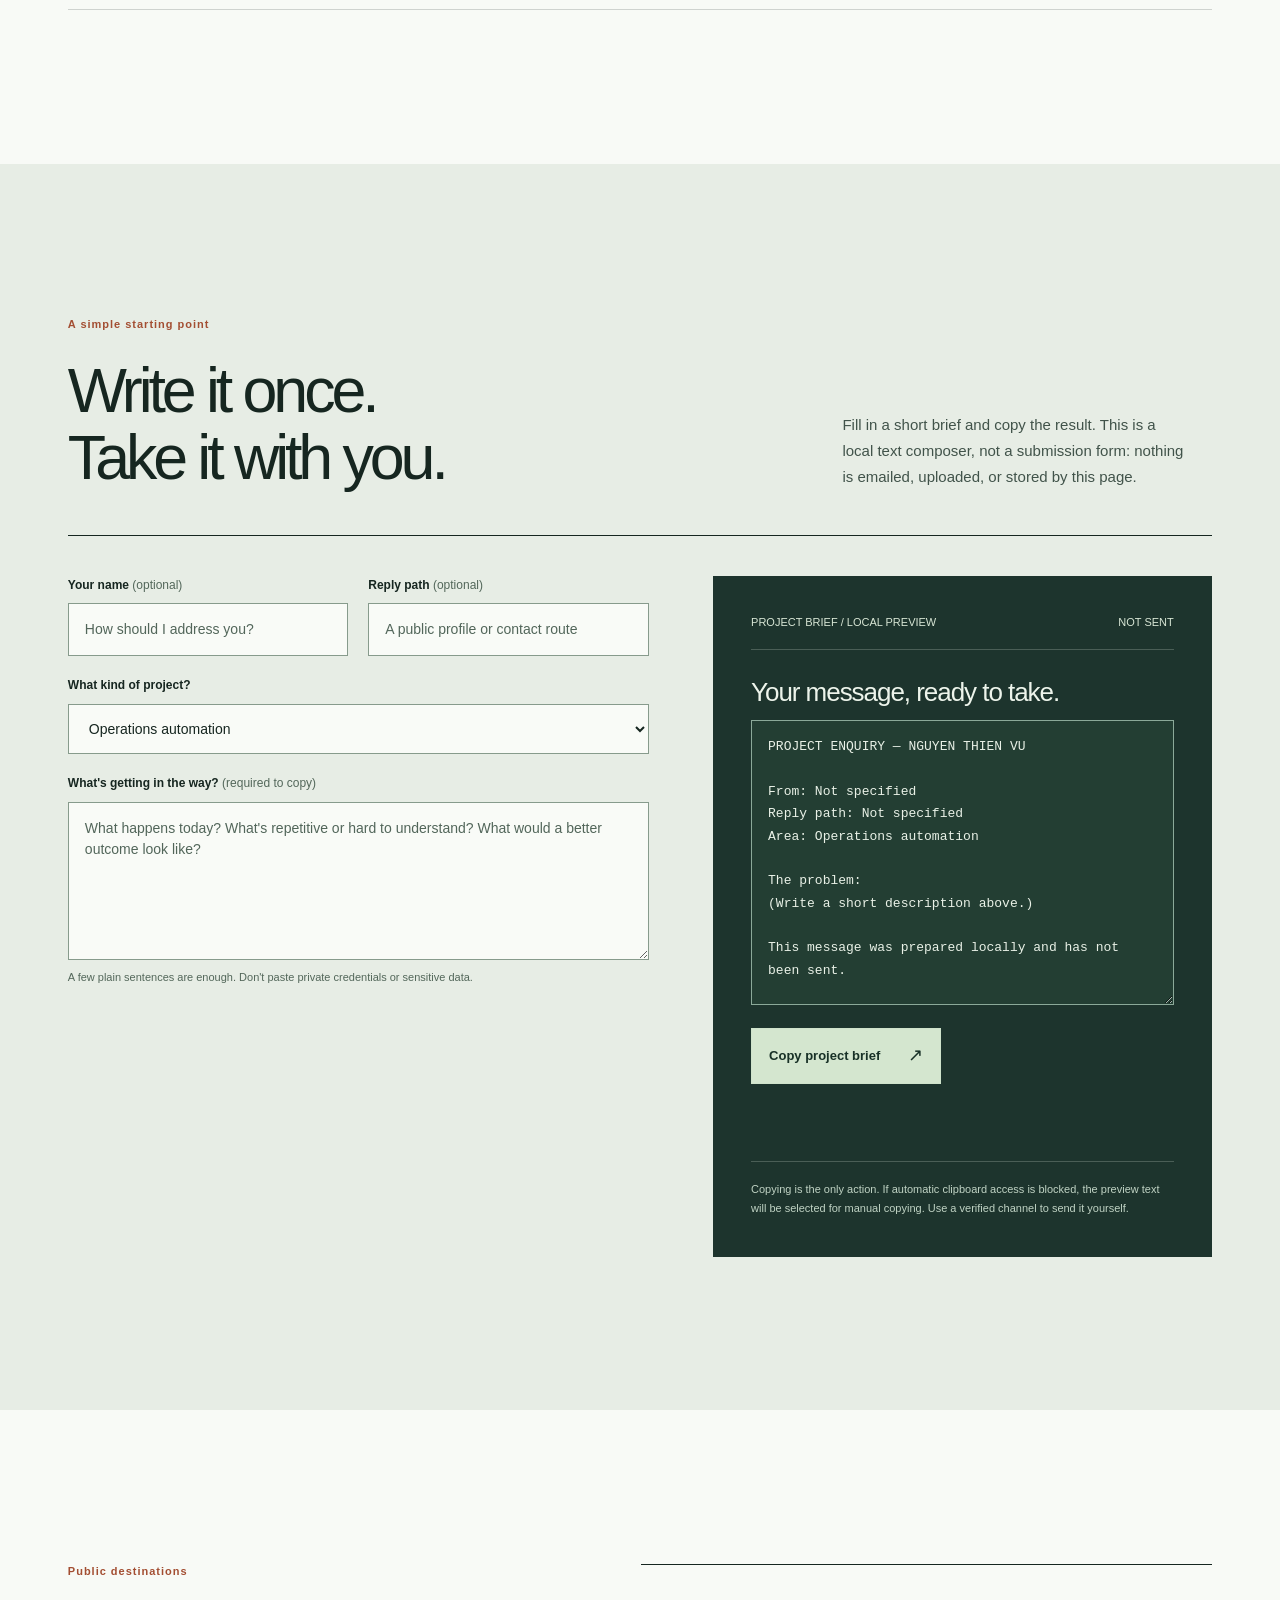
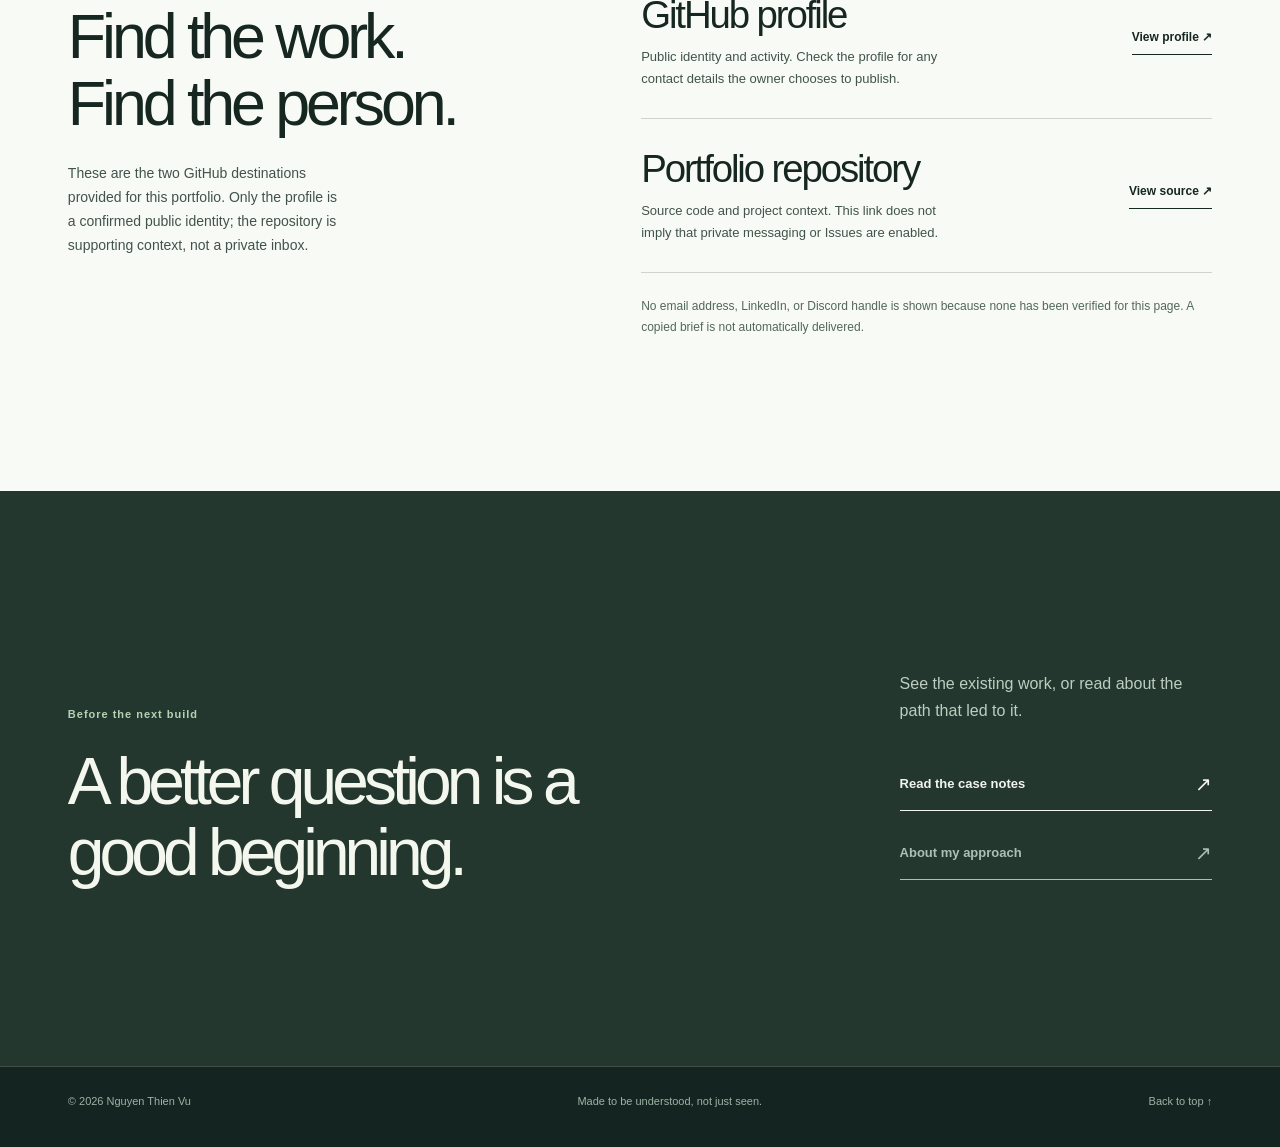
<file: contact.html>
<!doctype html>
<html lang="en">
<head>
  <meta charset="utf-8">
  <meta name="viewport" content="width=device-width, initial-scale=1, viewport-fit=cover">
  <meta name="theme-color" content="#edf0ea">
  <meta name="color-scheme" content="light">
  <title>Contact — Nguyen Thien Vu | Automation, AI & Web Projects</title>
  <meta name="description" content="Discuss operations automation, applied AI tools or focused web systems with Nguyen Thien Vu. Prepare and copy a project brief locally; no backend or invented contact address.">
  <meta name="robots" content="index, follow, max-image-preview:large">
  <link rel="canonical" href="https://vaicauchuyentreninternet-crypto.github.io/thien-vu-portfolio/contact.html">
  <link rel="icon" href="assets/favicon.svg" type="image/svg+xml">
  <meta property="og:type" content="website">
  <meta property="og:site_name" content="Nguyen Thien Vu — Selected Work">
  <meta property="og:locale" content="en_US">
  <meta property="og:title" content="Contact Nguyen Thien Vu — Start with the Problem">
  <meta property="og:description" content="Automation, applied AI and web systems. Draft a collaboration brief without sending anything from this website.">
  <meta property="og:url" content="https://vaicauchuyentreninternet-crypto.github.io/thien-vu-portfolio/contact.html">
  <meta property="og:image" content="https://vaicauchuyentreninternet-crypto.github.io/thien-vu-portfolio/assets/og-home.png">
  <meta property="og:image:alt" content="Nguyen Thien Vu — From Friction to Flow portfolio artwork">
  <meta name="twitter:card" content="summary_large_image">
  <meta name="twitter:title" content="Contact — Nguyen Thien Vu">
  <meta name="twitter:description" content="Start with the problem. Prepare a project brief, then copy it to a channel you trust.">
  <meta name="twitter:image" content="https://vaicauchuyentreninternet-crypto.github.io/thien-vu-portfolio/assets/og-home.png">
  <link rel="stylesheet" href="css/styles.css">
  <script>document.documentElement.classList.add('has-js');</script>
  <script type="application/ld+json">
  {
    "@context": "https://schema.org",
    "@graph": [
      {
        "@type": "Person",
        "@id": "https://vaicauchuyentreninternet-crypto.github.io/thien-vu-portfolio/#person",
        "name": "Nguyễn Thiên Vũ",
        "alternateName": "Nguyen Thien Vu",
        "url": "https://vaicauchuyentreninternet-crypto.github.io/thien-vu-portfolio/",
        "sameAs": ["https://github.com/vaicauchuyentreninternet-crypto"]
      },
      {
        "@type": "ContactPage",
        "@id": "https://vaicauchuyentreninternet-crypto.github.io/thien-vu-portfolio/contact.html#page",
        "name": "Contact — Nguyen Thien Vu",
        "url": "https://vaicauchuyentreninternet-crypto.github.io/thien-vu-portfolio/contact.html",
        "inLanguage": "en",
        "about": {"@id": "https://vaicauchuyentreninternet-crypto.github.io/thien-vu-portfolio/#person"}
      },
      {
        "@type": "BreadcrumbList",
        "itemListElement": [
          {"@type":"ListItem","position":1,"name":"Home","item":"https://vaicauchuyentreninternet-crypto.github.io/thien-vu-portfolio/"},
          {"@type":"ListItem","position":2,"name":"Contact","item":"https://vaicauchuyentreninternet-crypto.github.io/thien-vu-portfolio/contact.html"}
        ]
      }
    ]
  }
  </script>
  <style>
    /* Contact: minimal page-local components; the common design system stays untouched. */
    body[data-page="contact"] { --muted:#53675a; }
    .contact-crumb { display:flex; align-items:center; gap:11px; font-size:12px; color:var(--muted); }
    .contact-crumb a { text-decoration:underline; text-underline-offset:4px; }
    .contact-hero { padding:clamp(150px,18vh,215px) 0 clamp(80px,9vw,135px); background:var(--paper); }
    .contact-hero__grid { display:grid; grid-template-columns:minmax(0,1.2fr) minmax(240px,.55fr); gap:clamp(35px,7vw,130px); align-items:end; margin-top:clamp(42px,7vw,95px); }
    .contact-hero h1 { max-width:11.3ch; margin:0; font:500 clamp(66px,7.4vw,117px)/.96 var(--sans); letter-spacing:-.081em; text-wrap:balance; }
    .contact-hero h1 em { font:italic 400 .88em/1 var(--serif); color:#77907e; }
    .contact-hero__aside { padding-bottom:7px; }
    .contact-hero__aside > p { max-width:37ch; margin:0 0 30px; font-size:clamp(17px,1.5vw,21px); line-height:1.7; color:var(--copy); }
    .contact-availability { padding-top:23px; border-top:1px solid var(--line); }
    .contact-availability span { display:block; margin-bottom:9px; color:var(--rust); font-size:11px; font-weight:650; letter-spacing:.05em; }
    .contact-availability strong { display:block; color:var(--ink); font-size:15px; font-weight:550; }
    .contact-availability small { display:block; margin-top:6px; color:var(--muted); font-size:12px; line-height:1.6; }
    .contact-hero__foot { display:flex; justify-content:space-between; gap:20px; flex-wrap:wrap; margin-top:clamp(65px,9vw,140px); padding-top:20px; border-top:1px solid var(--line); color:var(--muted); font-size:11px; }
    .contact-fit { padding:clamp(100px,12vw,175px) 0; background:var(--paper-2); }
    .contact-fit h2, .contact-message h2, .contact-links h2 { margin:0; font:500 clamp(40px,4.9vw,73px)/1.07 var(--sans); letter-spacing:-.065em; text-wrap:balance; }
    .contact-fit__head { display:grid; grid-template-columns:minmax(0,1fr) minmax(235px,.55fr); gap:clamp(30px,8vw,135px); align-items:end; padding-bottom:38px; border-bottom:1px solid var(--ink); }
    .contact-fit__head p:last-child { max-width:38ch; margin:0; color:var(--copy); font-size:14px; line-height:1.75; }
    .contact-fit__list { list-style:none; margin:0; padding:0; }
    .contact-fit__item { display:grid; grid-template-columns:65px minmax(0,1fr) minmax(240px,.64fr); gap:clamp(18px,4vw,75px); align-items:start; padding:clamp(29px,4.3vw,65px) 0; border-bottom:1px solid var(--line); }
    .contact-fit__num { color:var(--rust); font-size:12px; padding-top:6px; }
    .contact-fit__item h3 { margin:0; font:500 clamp(29px,3.5vw,51px)/1.08 var(--sans); letter-spacing:-.057em; }
    .contact-fit__item p { max-width:43ch; margin:0; padding-top:5px; color:var(--copy); font-size:14px; line-height:1.75; }
    .contact-message { padding:clamp(105px,12vw,180px) 0; background:#e7ede5; }
    .contact-message__head { display:grid; grid-template-columns:1fr minmax(235px,.55fr); gap:clamp(32px,8vw,140px); align-items:end; padding-bottom:44px; }
    .contact-message__head p:last-child { max-width:41ch; margin:0; color:var(--copy); font-size:15px; line-height:1.75; }
    .contact-composer { display:grid; grid-template-columns:minmax(0,1fr) minmax(0,.86fr); gap:clamp(24px,5vw,85px); border-top:1px solid var(--ink); padding-top:40px; }
    .contact-form { display:grid; grid-template-columns:1fr 1fr; gap:20px; align-content:start; }
    .contact-field { display:flex; flex-direction:column; gap:9px; min-width:0; }
    .contact-field--wide { grid-column:1 / -1; }
    .contact-field label { color:var(--ink); font-size:12px; font-weight:650; }
    .contact-field label span { font-weight:400; color:var(--muted); }
    .contact-field input, .contact-field select, .contact-field textarea, .contact-preview textarea { width:100%; min-width:0; padding:15px 16px; border:1px solid #879b8c; border-radius:0; background:#f9fbf7; color:var(--ink); font:14px/1.5 var(--sans); }
    .contact-field textarea { resize:vertical; min-height:158px; }
    .contact-field input::placeholder, .contact-field textarea::placeholder { color:#52665a; }
    .contact-field select { appearance:auto; }
    .contact-field input:focus-visible, .contact-field select:focus-visible, .contact-field textarea:focus-visible, .contact-preview textarea:focus-visible { outline:2px solid var(--rust); outline-offset:3px; }
    .contact-field__hint { margin:0; color:var(--muted); font-size:11px; line-height:1.6; }
    .contact-preview { min-width:0; padding:clamp(22px,3vw,40px); background:var(--forest-2); color:#edf4eb; }
    .contact-preview__top { display:flex; align-items:center; justify-content:space-between; flex-wrap:wrap; gap:10px; padding-bottom:18px; border-bottom:1px solid rgba(233,242,230,.22); color:#d8e6d5; font-size:11px; }
    .contact-preview h3 { margin:28px 0 12px; font:500 26px/1.15 var(--sans); letter-spacing:-.04em; }
    .contact-preview textarea { min-height:285px; resize:vertical; font:13px/1.72 ui-monospace, Consolas, monospace; color:#e9f1e7; background:#233e33; border-color:#8ba999; }
    .contact-preview__actions { margin-top:15px; }
    .contact-copy { display:inline-flex; align-items:center; justify-content:space-between; gap:28px; min-width:180px; padding:13px 17px; border:1px solid #cfe3cb; background:#d4e6cf; color:#183127; font-size:13px; font-weight:650; }
    .contact-copy:disabled { cursor:not-allowed; opacity:.6; }
    .contact-copy[data-state="copied"] { background:#f0f5ed; }
    .contact-copy__arrow { font-size:18px; font-weight:400; transition:transform .25s var(--ease); }
    .contact-copy:hover:not(:disabled) .contact-copy__arrow { transform:translate(3px,-2px); }
    .contact-copy__status { min-height:42px; margin:13px 0 0; color:#dceade; font-size:12px; line-height:1.6; }
    .contact-preview__privacy { margin:22px 0 0; padding-top:18px; border-top:1px solid rgba(233,242,230,.22); color:#c0d3c4; font-size:11px; line-height:1.75; }
    .contact-links { padding:clamp(105px,12vw,175px) 0; background:var(--paper-2); }
    .contact-links__grid { display:grid; grid-template-columns:minmax(0,.78fr) minmax(0,1fr); gap:clamp(35px,10vw,170px); }
    .contact-links__intro p:last-child { max-width:36ch; margin:25px 0 0; color:var(--copy); font-size:14px; line-height:1.7; }
    .contact-destinations { border-top:1px solid var(--ink); }
    .contact-destination { display:flex; justify-content:space-between; align-items:start; gap:22px; padding:28px 0; border-bottom:1px solid var(--line); }
    .contact-destination h3 { margin:0; font:500 clamp(26px,3vw,41px)/1.12 var(--sans); letter-spacing:-.055em; }
    .contact-destination p { max-width:45ch; margin:10px 0 0; font-size:13px; line-height:1.7; color:var(--copy); }
    .contact-destination a { flex:0 0 auto; align-self:center; display:inline-block; font-size:12px; font-weight:650; border-bottom:1px solid var(--ink); padding-bottom:7px; }
    .contact-links__note { margin:23px 0 0; color:var(--muted); font-size:12px; line-height:1.7; }
    @media (min-width:681px) and (max-width:1120px) { .site-nav { gap:clamp(9px,1.3vw,18px); } .site-nav a { font-size:11px; } .nav-index { display:none; } .brand__text { display:none; } }
    @media (max-width:920px) { .contact-hero__grid { grid-template-columns:1fr; } .contact-hero__aside { max-width:630px; } .contact-composer { grid-template-columns:1fr; } .contact-preview textarea { min-height:220px; } }
    @media (max-width:680px) {
      .contact-hero { padding:132px 0 75px; }
      .contact-hero__grid { display:block; margin-top:37px; }
      .contact-hero h1 { font-size:clamp(49px,12.5vw,77px); }
      .contact-hero__aside { margin-top:34px; }
      .contact-hero__foot { margin-top:70px; }
      .contact-fit__head, .contact-message__head, .contact-links__grid { display:block; }
      .contact-fit__head p:last-child, .contact-message__head p:last-child { margin-top:23px; }
      .contact-fit__item { grid-template-columns:35px minmax(0,1fr); gap:8px 13px; }
      .contact-fit__item h3 { font-size:clamp(28px,7.7vw,40px); }
      .contact-fit__item p { grid-column:2; }
      .contact-form { grid-template-columns:1fr; }
      .contact-field--wide { grid-column:auto; }
      .contact-preview { padding:22px; }
      .contact-preview h3 { font-size:23px; }
      .contact-destination { display:block; }
      .contact-destination a { margin-top:18px; }
      .contact-links__intro { margin-bottom:38px; }
      .site-header.is-intro { flex-wrap:wrap; }
      .site-header.is-intro .site-nav { display:grid; grid-template-columns:repeat(3,minmax(0,1fr)); gap:0 8px; width:100%; }
      .site-header.is-intro .site-nav a { padding:9px 0; border:0; font-size:11px; }
      .site-header.is-intro .nav-index { display:none; }
      .entry-screen__top { margin-top:165px; }
    }
    @media (max-width:370px) { .contact-hero h1 { font-size:46px; } .entry-screen__top { margin-top:180px; } }
    @media (prefers-reduced-motion:reduce) { .contact-copy__arrow { transition:none; transform:none !important; } }
  </style>
</head>
<body data-page="contact">
  <a class="skip-link" href="#main">Skip to content</a>
  <div class="entry-screen" id="entryScreen" hidden aria-label="Page introduction">
    <div class="entry-screen__top" aria-hidden="true"><span>NGUYEN THIEN VU</span><span>FIELD NOTES / 006</span></div>
    <div class="entry-screen__center" aria-hidden="true"><span class="entry-screen__line"></span><p>Start with a real problem.</p><span class="entry-screen__line entry-screen__line--end"></span></div>
    <button class="entry-screen__skip" id="skipIntro" type="button">Skip intro <span aria-hidden="true">↗</span></button>
  </div>
  <div class="pointer-note" id="pointerNote" aria-hidden="true"><span>Read</span></div>
  <header class="site-header site-header--light" id="siteHeader">
    <a class="brand" href="index.html" aria-label="Nguyen Thien Vu, home"><span class="brand__mark">N<span class="brand__slash">/</span>V</span><span class="brand__text">Nguyen Thien Vu<br><small>Automation / Applied AI</small></span></a>
    <button class="nav-toggle" id="navToggle" type="button" aria-label="Open navigation" aria-controls="siteNav" aria-expanded="false"><span></span><span></span></button>
    <nav class="site-nav" id="siteNav" aria-label="Main navigation">
      <a href="index.html">The journey <span class="nav-index">01</span></a>
      <a href="works.html">Selected work <span class="nav-index">02</span></a>
      <a href="lab.html">Lab <span class="nav-index">03</span></a>
      <a href="writing.html">Writing <span class="nav-index">04</span></a>
      <a href="about.html">About <span class="nav-index">05</span></a>
      <a href="contact.html" aria-current="page">Contact <span class="nav-index">06</span></a>
    </nav>
  </header>

  <main id="main">
    <section class="contact-hero" aria-labelledby="contactTitle"><div class="wrap">
      <nav class="contact-crumb" aria-label="Breadcrumb"><a href="index.html">Home</a><span aria-hidden="true">›</span><span aria-current="page">Contact</span></nav>
      <div class="contact-hero__grid"><div><p class="eyebrow">Contact / Let's talk about the work</p><h1 id="contactTitle" data-animate-title>Tell me what's <em>getting in the way.</em></h1></div><div class="contact-hero__aside"><p>The best first message isn't a specification. It's a clear picture of what isn't working yet.</p><div class="contact-availability"><span>PROJECT AVAILABILITY</span><strong>Discussed case by case.</strong><small>No public booking calendar or guaranteed start date. Scope and timing need a conversation.</small></div></div></div>
      <div class="contact-hero__foot"><span>Automation · Applied AI · Web systems</span><span>006 / Field notes</span></div>
    </div></section>

    <section class="contact-fit" id="collaboration" aria-labelledby="fitTitle"><div class="wrap"><div class="contact-fit__head"><div><p class="eyebrow">Where I can help</p><h2 id="fitTitle">A useful place to start.</h2></div><p>A few kinds of problems fit the work in this portfolio. We can begin with the bottleneck rather than the tool.</p></div>
      <ol class="contact-fit__list">
        <li class="contact-fit__item"><span class="contact-fit__num">01</span><h3>Automation for operations</h3><p>Repeated catalog tasks, handoffs, data checks, or workflows that ask people to do the same work twice.</p></li>
        <li class="contact-fit__item"><span class="contact-fit__num">02</span><h3>Applied AI tools</h3><p>Small AI-assisted systems where inputs, human review, and possible errors need to remain visible.</p></li>
        <li class="contact-fit__item"><span class="contact-fit__num">03</span><h3>Focused web systems</h3><p>Interfaces that help people inspect, operate, or understand a process—without unnecessary complexity.</p></li>
      </ol>
    </div></section>

    <section class="contact-message" id="message-builder" aria-labelledby="messageTitle"><div class="wrap">
      <div class="contact-message__head"><div><p class="eyebrow">A simple starting point</p><h2 id="messageTitle">Write it once. Take it with you.</h2></div><p>Fill in a short brief and copy the result. This is a local text composer, not a submission form: nothing is emailed, uploaded, or stored by this page.</p></div>
      <div class="contact-composer">
        <form class="contact-form" id="briefForm" novalidate>
          <div class="contact-field"><label for="briefName">Your name <span>(optional)</span></label><input id="briefName" name="name" type="text" autocomplete="name" maxlength="120" placeholder="How should I address you?"></div>
          <div class="contact-field"><label for="briefReply">Reply path <span>(optional)</span></label><input id="briefReply" name="reply" type="text" autocomplete="off" maxlength="180" placeholder="A public profile or contact route"></div>
          <div class="contact-field contact-field--wide"><label for="briefArea">What kind of project?</label><select id="briefArea" name="area"><option value="Operations automation">Operations automation</option><option value="Applied AI tooling">Applied AI tooling</option><option value="Web systems">Web systems</option><option value="Not sure yet">Not sure yet</option></select></div>
          <div class="contact-field contact-field--wide"><label for="briefProblem">What's getting in the way? <span>(required to copy)</span></label><textarea id="briefProblem" name="problem" rows="6" minlength="8" maxlength="3000" placeholder="What happens today? What's repetitive or hard to understand? What would a better outcome look like?" aria-describedby="briefHint"></textarea><p class="contact-field__hint" id="briefHint">A few plain sentences are enough. Don't paste private credentials or sensitive data.</p></div>
        </form>
        <aside class="contact-preview" aria-labelledby="previewTitle"><div class="contact-preview__top"><span>PROJECT BRIEF / LOCAL PREVIEW</span><span>NOT SENT</span></div><h3 id="previewTitle">Your message, ready to take.</h3><label class="visually-hidden" for="briefPreview">Prepared message, read-only; select to copy</label><textarea id="briefPreview" rows="10" readonly spellcheck="false">PROJECT ENQUIRY — NGUYEN THIEN VU

Fill in the fields to prepare a copyable project brief.
No message is sent from this page.</textarea><div class="contact-preview__actions"><button class="contact-copy" id="copyBrief" type="button" data-state="ready" disabled><span id="copyBriefLabel">Copy project brief</span><span class="contact-copy__arrow" aria-hidden="true">↗</span></button><p class="contact-copy__status" id="copyStatus" role="status" aria-live="polite"></p></div><p class="contact-preview__privacy">Copying is the only action. If automatic clipboard access is blocked, the preview text will be selected for manual copying. Use a verified channel to send it yourself.</p><noscript><p class="contact-preview__privacy">JavaScript is off, so automatic copying is unavailable. You can still copy your text manually from the fields on the left.</p></noscript></aside>
      </div>
    </div></section>

    <section class="contact-links" id="public-links" aria-labelledby="linksTitle"><div class="wrap contact-links__grid"><div class="contact-links__intro"><p class="eyebrow">Public destinations</p><h2 id="linksTitle">Find the work. Find the person.</h2><p>These are the two GitHub destinations provided for this portfolio. Only the profile is a confirmed public identity; the repository is supporting context, not a private inbox.</p></div><div><div class="contact-destinations">
      <div class="contact-destination"><div><h3>GitHub profile</h3><p>Public identity and activity. Check the profile for any contact details the owner chooses to publish.</p></div><a href="https://github.com/vaicauchuyentreninternet-crypto" target="_blank" rel="noopener noreferrer">View profile ↗</a></div>
      <div class="contact-destination"><div><h3>Portfolio repository</h3><p>Source code and project context. This link does not imply that private messaging or Issues are enabled.</p></div><a href="https://github.com/vaicauchuyentreninternet-crypto/thien-vu-portfolio" target="_blank" rel="noopener noreferrer">View source ↗</a></div>
    </div><p class="contact-links__note">No email address, LinkedIn, or Discord handle is shown because none has been verified for this page. A copied brief is not automatically delivered.</p></div></div></section>

    <section class="closing closing--works" aria-labelledby="closingTitle"><div class="wrap closing__grid"><div><p class="eyebrow eyebrow--light">Before the next build</p><h2 id="closingTitle">A better question is a good beginning.</h2></div><div class="closing__aside"><p>See the existing work, or read about the path that led to it.</p><a class="text-link text-link--light" href="works.html">Read the case notes <span aria-hidden="true">↗</span></a><a class="text-link text-link--muted" href="about.html">About my approach <span aria-hidden="true">↗</span></a></div></div></section>
  </main>
  <footer class="site-footer"><div class="wrap site-footer__grid"><span>© <span data-year>2026</span> Nguyen Thien Vu</span><span>Made to be understood, not just seen.</span><a href="#main">Back to top ↑</a></div></footer>
  <script defer src="assets/vendor/gsap.min.js"></script>
  <script defer src="assets/vendor/ScrollTrigger.min.js"></script>
  <script defer src="assets/vendor/SplitText.min.js"></script>
  <script defer src="js/main.js"></script>
  <script>
    (() => {
      function initComposer() {
        const form = document.getElementById('briefForm');
        const name = document.getElementById('briefName');
        const reply = document.getElementById('briefReply');
        const area = document.getElementById('briefArea');
        const problem = document.getElementById('briefProblem');
        const preview = document.getElementById('briefPreview');
        const button = document.getElementById('copyBrief');
        const buttonLabel = document.getElementById('copyBriefLabel');
        const status = document.getElementById('copyStatus');
        if (!form || !preview || !button) return;
        form.addEventListener('submit', event => event.preventDefault());
        const compose = () => [
          'PROJECT ENQUIRY — NGUYEN THIEN VU',
          '',
          `From: ${name.value.trim() || 'Not specified'}`,
          `Reply path: ${reply.value.trim() || 'Not specified'}`,
          `Area: ${area.value}`,
          '',
          'The problem:',
          problem.value.trim() || '(Write a short description above.)',
          '',
          'This message was prepared locally and has not been sent.'
        ].join('\n');
        const refresh = () => {
          preview.value = compose();
          button.dataset.state = 'ready';
          buttonLabel.textContent = 'Copy project brief';
          status.textContent = '';
        };
        [name, reply, area, problem].forEach(field => field.addEventListener('input', refresh));
        button.disabled = false;
        refresh();
        button.addEventListener('click', async () => {
          if (problem.value.trim().length < 8) {
            status.textContent = 'Add at least eight characters about the problem before copying.';
            problem.focus();
            return;
          }
          const content = compose();
          preview.value = content;
          try {
            if (!window.isSecureContext || !navigator.clipboard?.writeText) throw new Error('Clipboard not available');
            await navigator.clipboard.writeText(content);
            button.dataset.state = 'copied';
            buttonLabel.textContent = 'Copied';
            status.textContent = 'Copied to your clipboard. Nothing was sent.';
          } catch (_) {
            preview.focus();
            preview.select();
            button.dataset.state = 'ready';
            buttonLabel.textContent = 'Copy project brief';
            status.textContent = 'Automatic copy is unavailable. The preview is selected: press Ctrl+C or Cmd+C.';
          }
        });
      }
      if (document.readyState === 'loading') document.addEventListener('DOMContentLoaded', initComposer);
      else initComposer();
    })();
  </script>
</body>
</html>
</file>
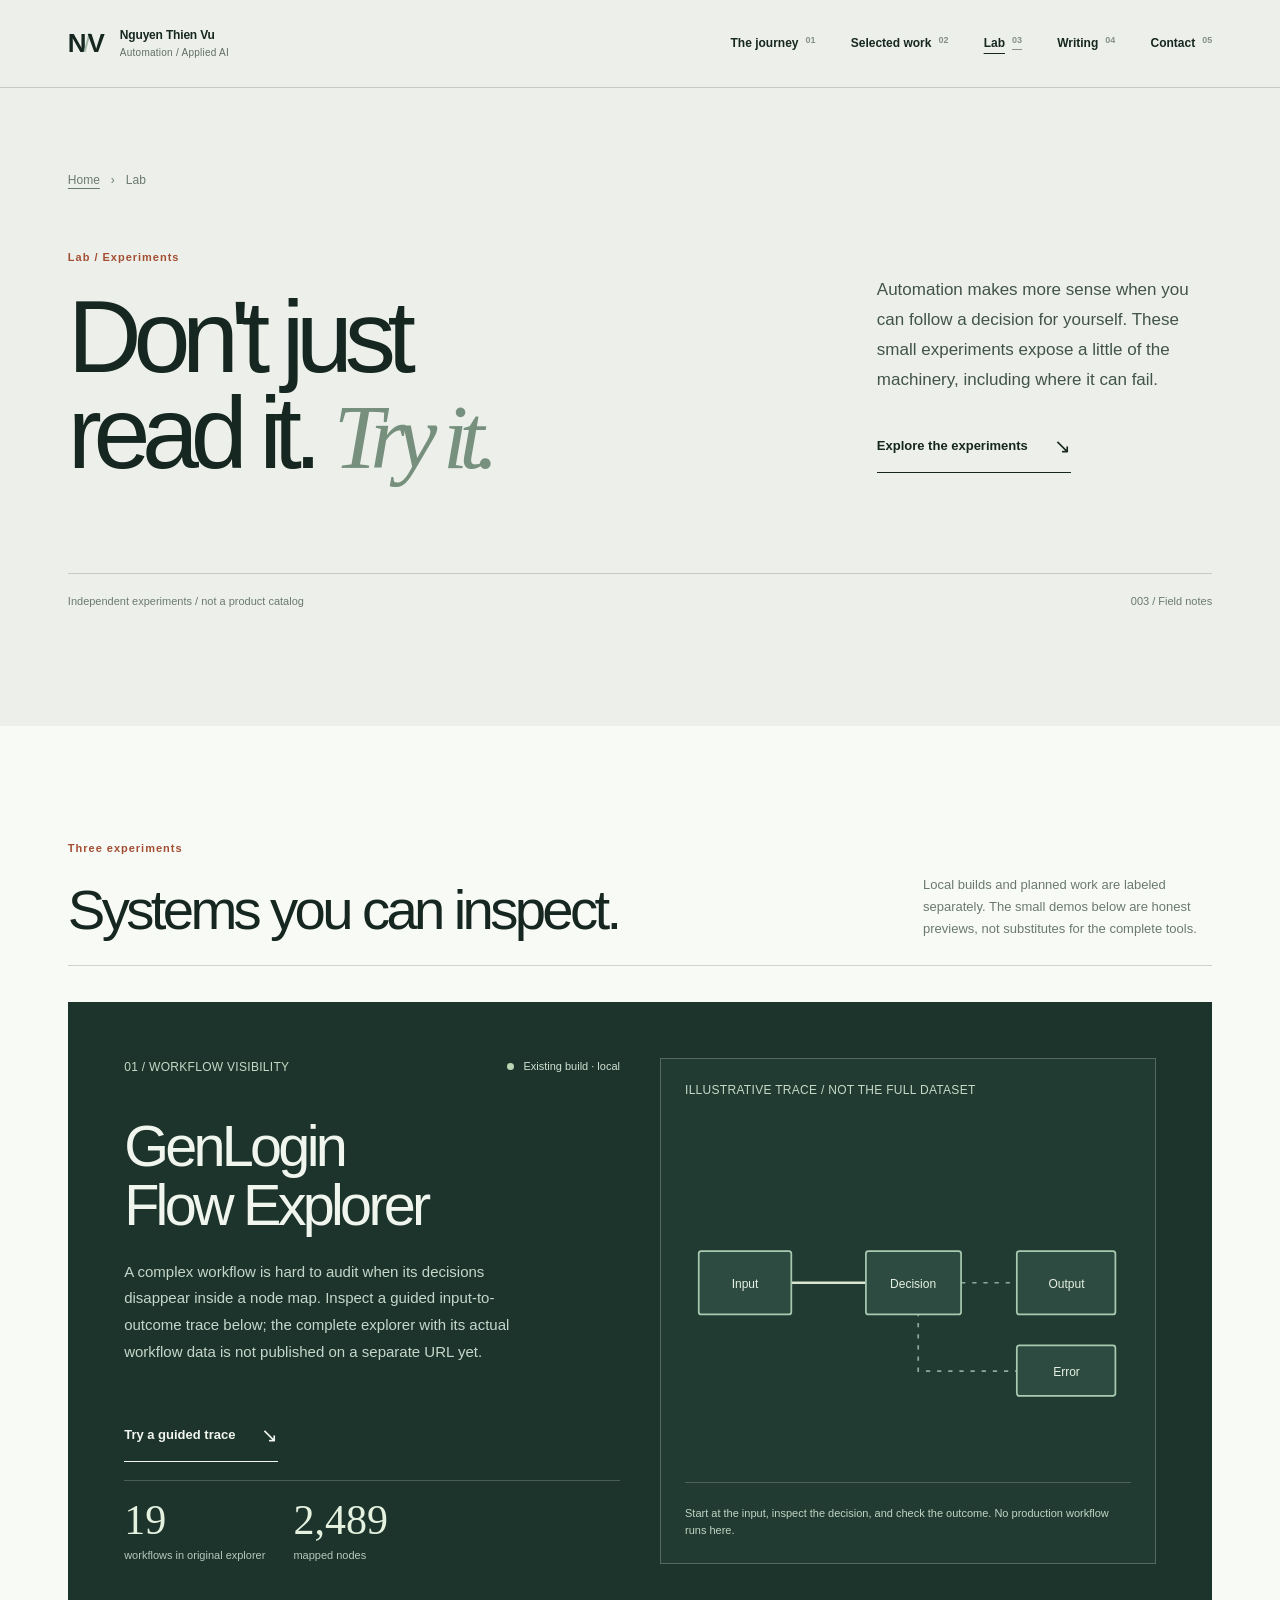
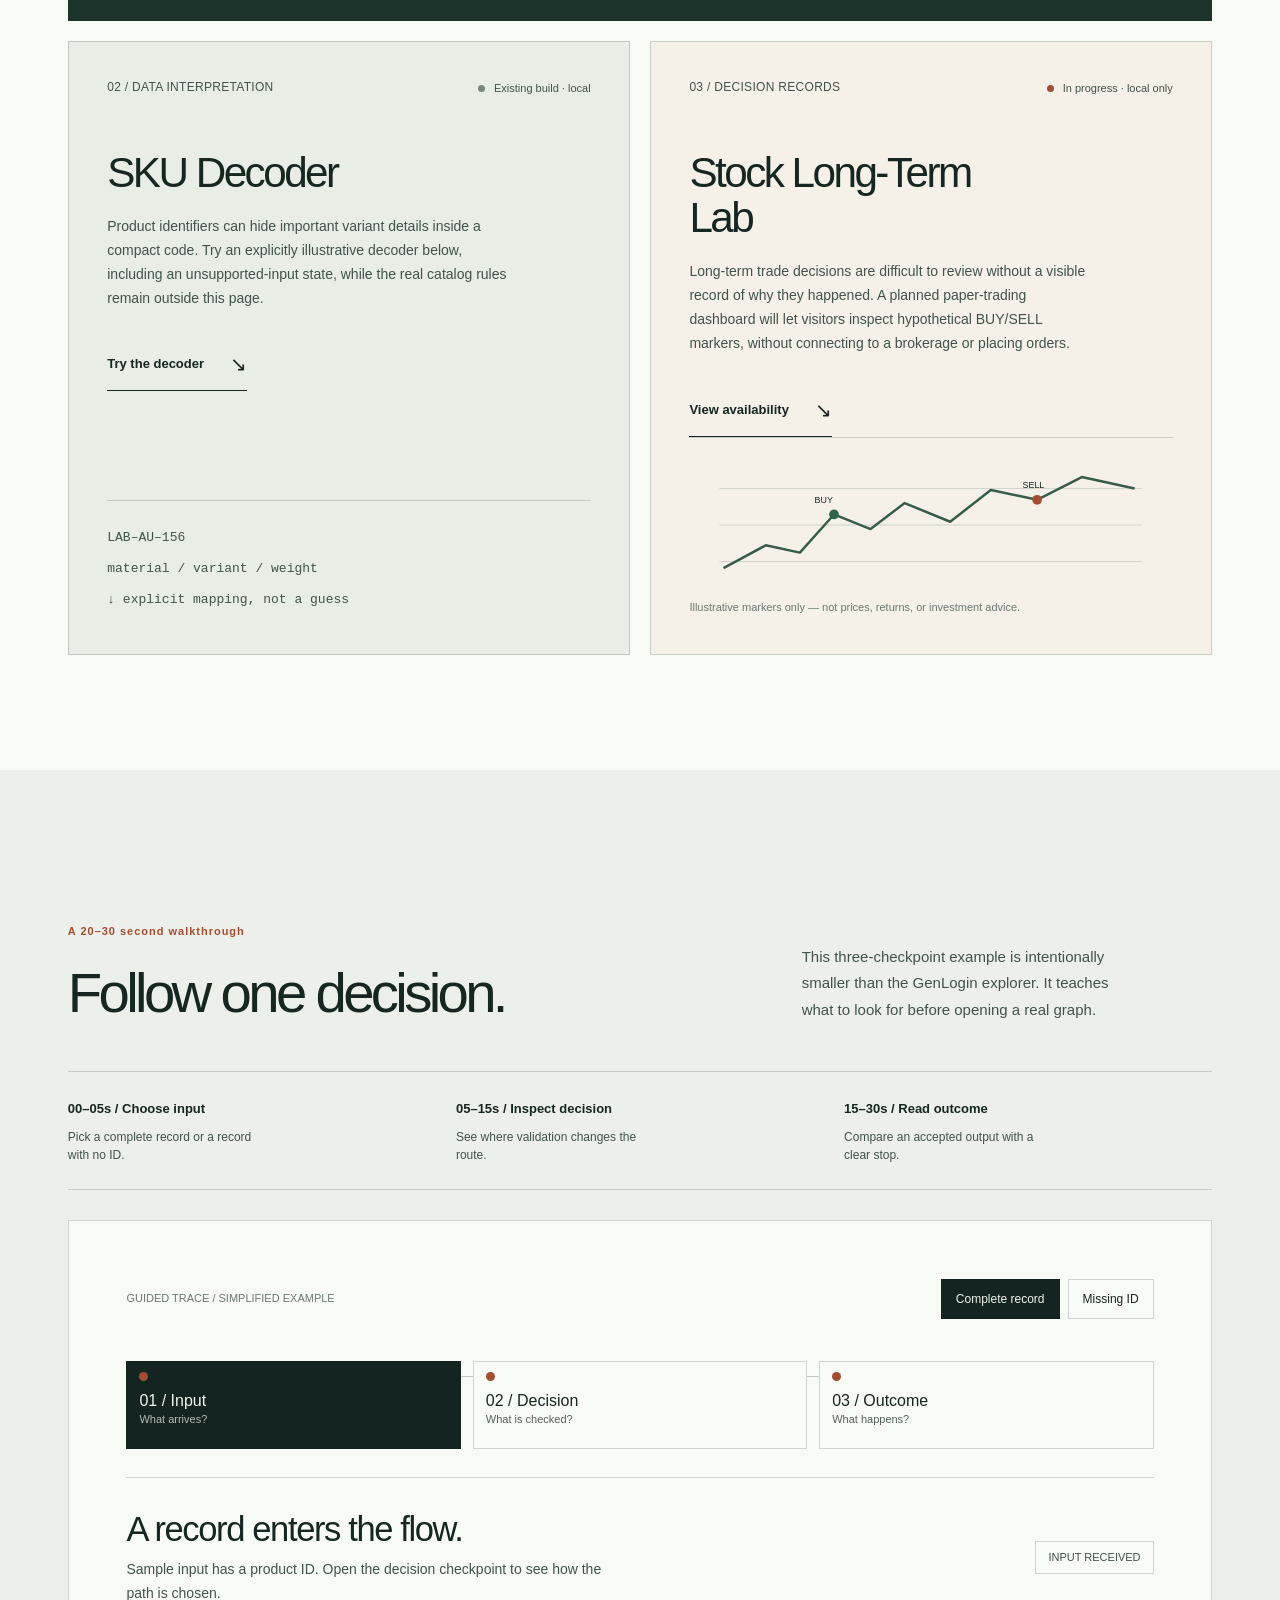
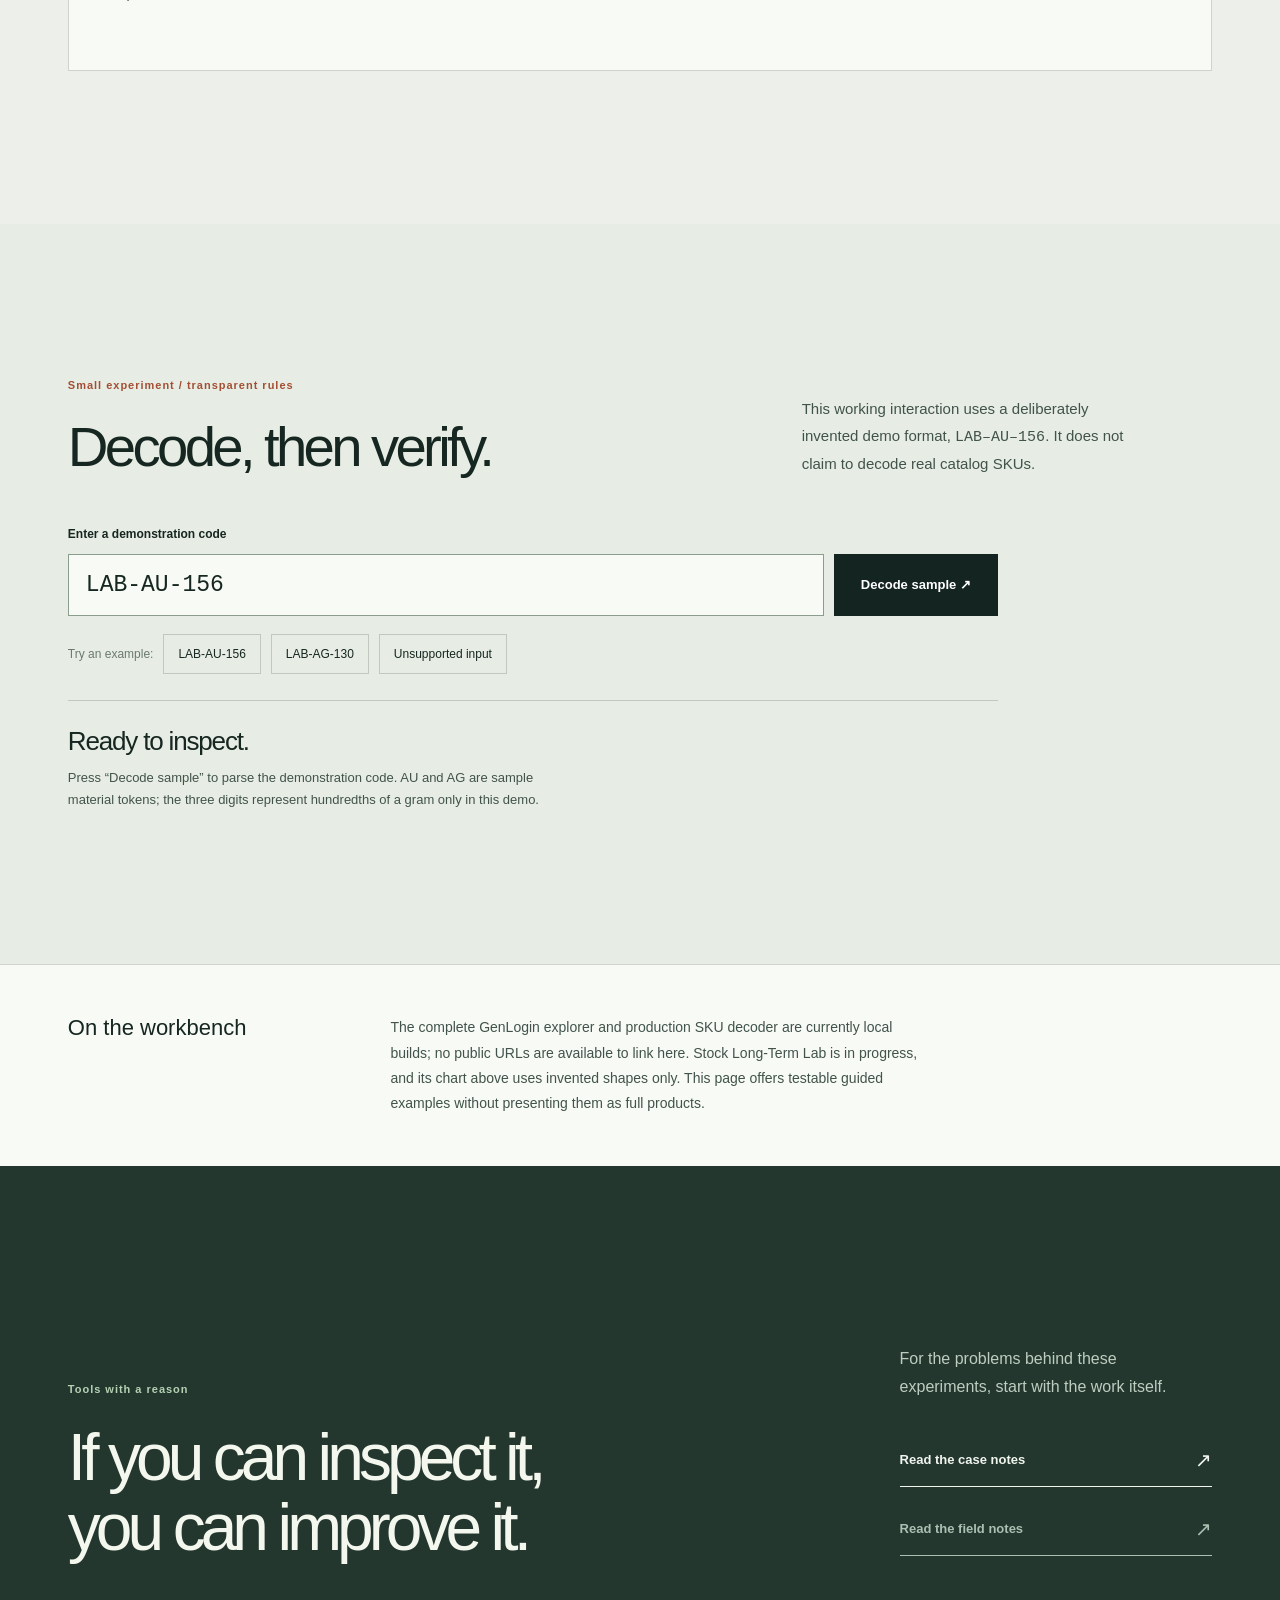
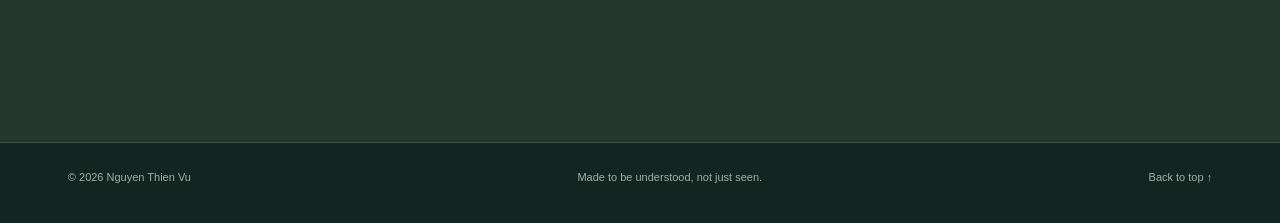
<file: lab.html>
<!doctype html>
<html lang="en">
<head>
  <meta charset="utf-8">
  <meta name="viewport" content="width=device-width, initial-scale=1, viewport-fit=cover">
  <meta name="theme-color" content="#edf0ea">
  <meta name="color-scheme" content="light">
  <title>Lab / Experiments — Nguyen Thien Vu</title>
  <meta name="description" content="Try small, inspectable experiments by Nguyen Thien Vu: a guided workflow trace, an illustrative SKU decoder, and a preview of a paper-trading lab.">
  <meta name="robots" content="index, follow, max-image-preview:large">
  <link rel="canonical" href="https://vaicauchuyentreninternet-crypto.github.io/thien-vu-portfolio/lab.html">
  <link rel="icon" href="assets/favicon.svg" type="image/svg+xml">
  <meta property="og:type" content="website">
  <meta property="og:site_name" content="Nguyen Thien Vu — Selected Work">
  <meta property="og:locale" content="en_US">
  <meta property="og:title" content="Lab / Experiments — Nguyen Thien Vu">
  <meta property="og:description" content="Don't just read what the tools do. Follow a sample workflow, test a decoder, and see what is still being built.">
  <meta property="og:url" content="https://vaicauchuyentreninternet-crypto.github.io/thien-vu-portfolio/lab.html">
  <meta property="og:image" content="https://vaicauchuyentreninternet-crypto.github.io/thien-vu-portfolio/assets/og-home.png">
  <meta property="og:image:alt" content="Nguyen Thien Vu — From Friction to Flow, portfolio cover art">
  <meta name="twitter:card" content="summary_large_image">
  <meta name="twitter:title" content="Lab / Experiments — Nguyen Thien Vu">
  <meta name="twitter:description" content="Interactive studies in automation, SKU logic, and decision visibility.">
  <meta name="twitter:image" content="https://vaicauchuyentreninternet-crypto.github.io/thien-vu-portfolio/assets/og-home.png">
  <link rel="stylesheet" href="css/styles.css">
  <script>document.documentElement.classList.add('has-js');</script>
  <script type="application/ld+json">
  {
    "@context": "https://schema.org",
    "@graph": [
      {"@type":"Person","@id":"https://vaicauchuyentreninternet-crypto.github.io/thien-vu-portfolio/#person","name":"Nguyễn Thiên Vũ","url":"https://vaicauchuyentreninternet-crypto.github.io/thien-vu-portfolio/"},
      {"@type":"CollectionPage","@id":"https://vaicauchuyentreninternet-crypto.github.io/thien-vu-portfolio/lab.html#page","name":"Lab / Experiments","description":"An editorial index of inspectable experiments and local prototypes.","url":"https://vaicauchuyentreninternet-crypto.github.io/thien-vu-portfolio/lab.html","inLanguage":"en","author":{"@id":"https://vaicauchuyentreninternet-crypto.github.io/thien-vu-portfolio/#person"}},
      {"@type":"BreadcrumbList","itemListElement":[{"@type":"ListItem","position":1,"name":"Home","item":"https://vaicauchuyentreninternet-crypto.github.io/thien-vu-portfolio/"},{"@type":"ListItem","position":2,"name":"Lab","item":"https://vaicauchuyentreninternet-crypto.github.io/thien-vu-portfolio/lab.html"}]}
    ]
  }
  </script>
  <style>
    /* Scoped additions; css/styles.css and js/main.js are not modified. */
    .lab-crumb { display: flex; gap: 11px; align-items: center; font-size: 12px; color: var(--muted); }
    .lab-crumb a { text-decoration: underline; text-underline-offset: 4px; }
    .lab-hero { padding: clamp(155px, 19vh, 230px) 0 clamp(78px, 9vw, 130px); background: var(--paper); }
    .lab-hero__grid { display: grid; grid-template-columns: minmax(0, 1.18fr) minmax(250px, .55fr); gap: clamp(35px, 7vw, 135px); align-items: end; margin-top: 60px; }
    .lab-hero h1 { max-width: 10ch; margin: 0; font: 500 clamp(70px, 8vw, 128px)/.94 var(--sans); letter-spacing: -.082em; text-wrap: balance; }
    .lab-hero h1 em { font: italic 400 .88em/1 var(--serif); color: #77907e; }
    .lab-hero__aside { padding-bottom: 10px; }
    .lab-hero__aside p { max-width: 39ch; margin: 0 0 30px; font-size: 17px; line-height: 1.75; color: var(--copy); }
    .lab-hero__footer { display: flex; justify-content: space-between; gap: 20px; margin-top: 90px; padding-top: 19px; border-top: 1px solid var(--line); font-size: 11px; color: var(--muted); }
    .lab-section { padding: clamp(75px, 9vw, 125px) 0; background: var(--paper-2); }
    .lab-section__intro { display: flex; justify-content: space-between; align-items: end; gap: 30px; padding-bottom: 25px; border-bottom: 1px solid var(--line); margin-bottom: 36px; }
    .lab-section__intro h2, .lab-guide h2, .sku-section h2 { margin: 0; font: 500 clamp(36px, 4.4vw, 66px)/1.06 var(--sans); letter-spacing: -.065em; }
    .lab-section__intro > p { max-width: 40ch; margin: 0; color: var(--muted); font-size: 13px; line-height: 1.7; }
    .lab-feature { display: grid; grid-template-columns: 1fr 1fr; gap: 40px; min-height: 490px; background: var(--forest-2); color: #f0f5ed; padding: clamp(28px, 4.4vw, 69px); }
    .lab-card__number { display: block; font: 12px var(--sans); letter-spacing: .025em; color: #c6d9c7; }
    .lab-card__status { display: inline-flex; align-items: center; gap: 9px; font-size: 11px; color: #d1e2d3; }
    .lab-card__status::before { content: ''; width: 7px; height: 7px; border-radius: 50%; background: #b9d5b3; flex: 0 0 auto; }
    .lab-feature h3 { max-width: 10.5ch; margin: 42px 0 0; font: 500 clamp(38px, 4.5vw, 69px)/1.02 var(--sans); letter-spacing: -.065em; }
    .lab-feature__copy > p { max-width: 48ch; margin: 24px 0 28px; color: #c5d7ca; font-size: 15px; line-height: 1.78; }
    .lab-feature__copy .text-link { margin-top: 20px; }
    .lab-feature__top { display: flex; gap: 18px; justify-content: space-between; align-items: center; }
    .lab-feature__drawing { display: flex; flex-direction: column; justify-content: space-between; min-width: 0; border: 1px solid rgba(233,242,230,.25); padding: 24px; background: #213b32; }
    .lab-feature__drawing svg { width: 100%; height: auto; margin-block: auto; }
    .lab-feature__drawing svg .wire { stroke: #8da999; stroke-width: 2; fill: none; stroke-dasharray: 5 8; }
    .lab-feature__drawing svg .wire-accent { stroke: #d9e6d1; stroke-width: 3; fill: none; }
    .lab-feature__drawing svg .node { fill: #2d4b40; stroke: #a8cab1; stroke-width: 2; }
    .lab-feature__drawing svg text { fill: #e6f0e4; font: 14px var(--sans); text-anchor: middle; }
    .lab-feature__drawing small { display: block; padding-top: 22px; border-top: 1px solid rgba(233,242,230,.22); color: #c0d4c4; font-size: 11px; }
    .lab-scale { display: flex; gap: 28px; margin-top: 18px; padding-top: 20px; border-top: 1px solid rgba(233,242,230,.22); }
    .lab-scale strong { display: block; font: 400 42px/.95 var(--serif); color: #e4f1df; }
    .lab-scale span { display: block; margin-top: 6px; color: #b5cabc; font-size: 11px; }
    .lab-grid { display: grid; grid-template-columns: 1fr 1fr; gap: 20px; margin-top: 20px; }
    .lab-card { display: flex; flex-direction: column; justify-content: space-between; min-width: 0; min-height: 450px; padding: clamp(26px, 3vw, 45px); border: 1px solid var(--line); background: #e8ede5; }
    .lab-card--stock { background: #f5f1e8; }
    .lab-card__top { display: flex; justify-content: space-between; gap: 16px; align-items: start; }
    .lab-card .lab-card__number, .lab-card .lab-card__status { color: var(--copy); }
    .lab-card .lab-card__status::before { background: #728b78; }
    .lab-card--stock .lab-card__status::before { background: var(--rust); }
    .lab-card h3 { max-width: 13ch; margin: 53px 0 0; font: 500 clamp(31px, 3.3vw, 49px)/1.07 var(--sans); letter-spacing: -.06em; }
    .lab-card p { max-width: 52ch; margin: 20px 0 24px; font-size: 14px; line-height: 1.7; color: var(--copy); }
    .lab-card .text-link { margin-top: 8px; }
    .lab-card__art { width: 100%; padding-top: 22px; border-top: 1px solid var(--line); }
    .lab-card__art code { display: block; padding-block: 5px; color: var(--copy); font: 13px/1.6 ui-monospace, Consolas, monospace; word-break: break-word; }
    .lab-card__art svg { width: 100%; height: auto; max-height: 130px; }
    .lab-card__art .stock-line { fill: none; stroke: #385c4a; stroke-width: 3; stroke-linejoin: round; }
    .lab-card__art .stock-grid { stroke: #aab6aa; opacity: .6; }
    .lab-card__art .stock-buy { fill: #2f674b; }
    .lab-card__art .stock-sell { fill: #a34e32; }
    .lab-card__art svg text { font: 11px var(--sans); fill: var(--ink); }
    .lab-card__art small { display: block; margin-top: 9px; color: var(--muted); font-size: 11px; }
    .lab-guide, .sku-section { padding: clamp(100px, 12vw, 170px) 0; background: var(--paper); }
    .lab-guide__head, .sku-section__head { display: grid; grid-template-columns: minmax(0, 1fr) minmax(230px, .65fr); gap: clamp(30px, 8vw, 130px); align-items: end; margin-bottom: 48px; }
    .lab-guide__head p:last-child, .sku-section__head p:last-child { max-width: 40ch; margin: 0; color: var(--copy); font-size: 15px; line-height: 1.75; }
    .lab-guide__steps { display: grid; grid-template-columns: repeat(3, 1fr); gap: 20px; padding: 24px 0; border-block: 1px solid var(--line); margin-bottom: 30px; }
    .lab-guide__steps p { margin: 7px 0 0; max-width: 30ch; color: var(--copy); font-size: 12px; }
    .lab-guide__steps strong { color: var(--ink); font-size: 13px; }
    .trace-demo { border: 1px solid var(--line); background: var(--paper-2); padding: clamp(24px, 4.5vw, 60px); }
    .trace-demo__bar { display: flex; align-items: center; justify-content: space-between; flex-wrap: wrap; gap: 16px; }
    .trace-demo__bar > span { color: var(--muted); font-size: 11px; }
    .trace-scenarios { display: flex; flex-wrap: wrap; gap: 8px; }
    .trace-scenarios button, .trace-checkpoint, .sku-samples button { border: 1px solid var(--line); color: var(--ink); background: transparent; padding: 10px 14px; font-size: 12px; }
    .trace-scenarios button[aria-pressed="true"], .trace-checkpoint[aria-current="step"], .sku-samples button:hover { background: var(--forest); border-color: var(--forest); color: #f0f5ed; }
    .trace-track { display: grid; grid-template-columns: repeat(3, 1fr); gap: 12px; position: relative; margin: 42px 0 28px; }
    .trace-track::before { content: ''; position: absolute; left: 12%; right: 12%; top: 15px; height: 1px; background: #bdcbbd; }
    .trace-track__progress { position: absolute; left: 12%; top: 15px; height: 2px; width: 76%; background: var(--rust); transform: scaleX(var(--trace-progress, 0)); transform-origin: left center; transition: transform .45s var(--ease); }
    .trace-checkpoint { position: relative; min-height: 88px; padding: 25px 12px 15px; background: var(--paper-2); text-align: left; }
    .trace-checkpoint::before { content: ''; position: absolute; top: 10px; left: 12px; width: 9px; height: 9px; border-radius: 50%; background: var(--rust); }
    .trace-checkpoint strong { display: block; font: 500 16px var(--sans); }
    .trace-checkpoint small { font-size: 11px; opacity: .72; }
    .trace-output { min-height: 135px; display: grid; grid-template-columns: minmax(0, 1fr) auto; gap: 30px; align-items: center; border-top: 1px solid var(--line); padding-top: 25px; }
    .trace-output h3 { margin: 0 0 8px; font: 500 clamp(23px, 2.7vw, 35px)/1.15 var(--sans); letter-spacing: -.04em; }
    .trace-output p { max-width: 62ch; margin: 0; color: var(--copy); font-size: 14px; line-height: 1.68; }
    .trace-output__tag { padding: 7px 12px; border: 1px solid var(--line); color: var(--copy); font-size: 11px; white-space: nowrap; }
    .trace-output__tag[data-outcome="error"] { border-color: #b36a4e; color: #975037; }
    .trace-output__tag[data-outcome="success"] { border-color: #50745e; color: #315840; }
    .sku-section { background: #e7ede5; }
    .sku-form { display: grid; grid-template-columns: minmax(0, 1fr) auto; gap: 10px; align-items: stretch; max-width: 930px; }
    .sku-form label { grid-column: 1 / -1; font-size: 12px; font-weight: 600; }
    .sku-form input { min-width: 0; border: 1px solid #8b9d8d; background: #f8faf6; color: var(--ink); padding: 17px; font: 500 clamp(16px, 2vw, 23px) ui-monospace, Consolas, monospace; }
    .sku-form button { border: 1px solid var(--forest); background: var(--forest); color: white; padding: 15px 26px; font: 600 13px var(--sans); }
    .sku-samples { display: flex; flex-wrap: wrap; gap: 10px; align-items: center; margin: 18px 0 26px; }
    .sku-samples span { color: var(--muted); font-size: 12px; }
    .sku-result { min-height: 105px; max-width: 930px; border-top: 1px solid var(--line); padding-top: 24px; }
    .sku-result strong { display: block; font: 500 26px/1.25 var(--sans); letter-spacing: -.045em; }
    .sku-result p { margin: 9px 0 0; max-width: 68ch; color: var(--copy); font-size: 13px; line-height: 1.7; }
    .lab-note { padding-block: 50px; background: var(--paper-2); border-top: 1px solid var(--line); }
    .lab-note .wrap { display: grid; grid-template-columns: minmax(180px, .35fr) 1fr; gap: 35px; }
    .lab-note h2 { margin: 0; font: 500 22px var(--sans); }
    .lab-note p { margin: 0; max-width: 70ch; font-size: 14px; color: var(--copy); line-height: 1.8; }
    @media (min-width: 681px) and (max-width: 1100px) { .site-nav { gap: 14px; } .site-nav a { font-size: 11px; } .nav-index { display: none; } }
    @media (min-width: 681px) and (max-width: 820px) { .brand__text { display: none; } }
    @media (max-width: 920px) { .lab-hero__grid { grid-template-columns: 1fr; } .lab-hero h1 { max-width: 10ch; } .lab-hero__aside { max-width: 620px; } .lab-feature { grid-template-columns: 1fr; } .lab-feature__drawing { min-height: 280px; } }
    @media (max-width: 680px) {
      .lab-hero { padding: 130px 0 65px; } .lab-hero__grid { margin-top: 36px; gap: 32px; } .lab-hero h1 { font-size: clamp(50px, 12.5vw, 76px); }
      .lab-hero__footer { margin-top: 55px; font-size: 10px; } .lab-section__intro, .lab-guide__head, .sku-section__head { display: block; } .lab-section__intro > p, .lab-guide__head p:last-child, .sku-section__head p:last-child { margin-top: 18px; }
      .lab-feature { padding: 25px; } .lab-feature h3 { margin-top: 36px; font-size: 42px; } .lab-feature__drawing { padding: 15px; } .lab-feature__drawing svg text { font-size: 16px; }
      .lab-grid { grid-template-columns: 1fr; } .lab-card { min-height: 390px; padding: 27px; } .lab-card h3 { margin-top: 42px; font-size: 38px; }
      .lab-guide__steps { grid-template-columns: 1fr; gap: 15px; } .trace-track { gap: 6px; margin-top: 30px; } .trace-checkpoint { min-height: 96px; padding: 26px 7px 10px; } .trace-checkpoint::before { left: 7px; } .trace-checkpoint strong { font-size: 12px; } .trace-checkpoint small { font-size: 10px; }
      .trace-output { display: block; } .trace-output__tag { display: inline-block; margin-top: 18px; } .sku-form { grid-template-columns: 1fr; } .sku-form button { min-height: 52px; } .lab-note .wrap { grid-template-columns: 1fr; gap: 12px; }
      .site-header.is-intro { flex-wrap: wrap; } .site-header.is-intro .site-nav { justify-content: flex-start; gap: 0 15px; } .site-header.is-intro .site-nav a { padding: 8px 0; font-size: 11px; } .entry-screen__top { margin-top: 165px; }
    }
    @media (max-width: 370px) { .lab-hero h1 { font-size: 48px; } .entry-screen__top { margin-top: 180px; } .lab-feature__top, .lab-card__top { flex-wrap: wrap; } }
    @media (prefers-reduced-motion: reduce) { .trace-track__progress { transition: none; } }
  </style>
</head>
<body data-page="lab">
  <a class="skip-link" href="#main">Skip to content</a>
  <div class="entry-screen" id="entryScreen" hidden aria-label="Page introduction">
    <div class="entry-screen__top" aria-hidden="true"><span>NGUYEN THIEN VU</span><span>FIELD NOTES / 003</span></div>
    <div class="entry-screen__center" aria-hidden="true"><span class="entry-screen__line"></span><p>A tool should be open to questions.</p><span class="entry-screen__line entry-screen__line--end"></span></div>
    <button class="entry-screen__skip" id="skipIntro" type="button">Skip intro <span aria-hidden="true">↗</span></button>
  </div>
  <div class="pointer-note" id="pointerNote" aria-hidden="true"><span>Inspect</span></div>
  <header class="site-header site-header--light" id="siteHeader">
    <a class="brand" href="index.html" aria-label="Nguyen Thien Vu, home"><span class="brand__mark">N<span class="brand__slash">/</span>V</span><span class="brand__text">Nguyen Thien Vu<br><small>Automation / Applied AI</small></span></a>
    <button class="nav-toggle" id="navToggle" type="button" aria-label="Open navigation" aria-controls="siteNav" aria-expanded="false"><span></span><span></span></button>
    <nav class="site-nav" id="siteNav" aria-label="Main navigation">
      <a href="index.html">The journey <span class="nav-index">01</span></a>
      <a href="works.html">Selected work <span class="nav-index">02</span></a>
      <a href="lab.html" aria-current="page">Lab <span class="nav-index">03</span></a>
      <a href="writing.html">Writing <span class="nav-index">04</span></a>
      <a href="index.html#contact">Contact <span class="nav-index">05</span></a>
    </nav>
  </header>

  <main id="main">
    <section class="lab-hero" aria-labelledby="labTitle"><div class="wrap">
      <nav class="lab-crumb" aria-label="Breadcrumb"><a href="index.html">Home</a><span aria-hidden="true">›</span><span aria-current="page">Lab</span></nav>
      <div class="lab-hero__grid"><div><p class="eyebrow">Lab / Experiments</p><h1 id="labTitle" data-animate-title>Don't just read it. <em>Try it.</em></h1></div><div class="lab-hero__aside"><p>Automation makes more sense when you can follow a decision for yourself. These small experiments expose a little of the machinery, including where it can fail.</p><a class="text-link" href="#experiments">Explore the experiments <span aria-hidden="true">↘</span></a></div></div>
      <div class="lab-hero__footer"><span>Independent experiments / not a product catalog</span><span>003 / Field notes</span></div>
    </div></section>

    <section class="lab-section" id="experiments" aria-labelledby="experimentTitle"><div class="wrap">
      <div class="lab-section__intro"><div><p class="eyebrow">Three experiments</p><h2 id="experimentTitle">Systems you can inspect.</h2></div><p>Local builds and planned work are labeled separately. The small demos below are honest previews, not substitutes for the complete tools.</p></div>
      <article class="lab-feature" id="genlogin-lab" aria-labelledby="genloginTitle">
        <div class="lab-feature__copy"><div class="lab-feature__top"><span class="lab-card__number">01 / WORKFLOW VISIBILITY</span><span class="lab-card__status">Existing build · local</span></div><h3 id="genloginTitle">GenLogin<br>Flow Explorer</h3><p>A complex workflow is hard to audit when its decisions disappear inside a node map. Inspect a guided input-to-outcome trace below; the complete explorer with its actual workflow data is not published on a separate URL yet.</p><a class="text-link text-link--light" href="#flow-walkthrough" data-cursor-surface data-cursor-label="TRY">Try a guided trace <span aria-hidden="true">↘</span></a>
          <div class="lab-scale"><div><strong>19</strong><span>workflows in original explorer</span></div><div><strong>2,489</strong><span>mapped nodes</span></div></div>
        </div>
        <div class="lab-feature__drawing" aria-label="Simplified diagram of an input, decision and two possible outcomes"><span class="lab-card__number">ILLUSTRATIVE TRACE / NOT THE FULL DATASET</span><svg viewBox="0 0 520 300" role="img" aria-label="Input leads to a decision, then output or error"><path class="wire" d="M124 142H211M322 142H387M272 176V245H387"/><path class="wire-accent" d="M124 142H211"/><rect class="node" x="16" y="105" width="108" height="74" rx="3"/><rect class="node" x="211" y="105" width="111" height="74" rx="3"/><rect class="node" x="387" y="105" width="115" height="74" rx="3"/><rect class="node" x="387" y="215" width="115" height="59" rx="3"/><text x="70" y="148">Input</text><text x="266" y="148">Decision</text><text x="445" y="148">Output</text><text x="445" y="251">Error</text></svg><small>Start at the input, inspect the decision, and check the outcome. No production workflow runs here.</small></div>
      </article>
      <div class="lab-grid">
        <article class="lab-card" id="sku-lab" aria-labelledby="skuTitle"><div><div class="lab-card__top"><span class="lab-card__number">02 / DATA INTERPRETATION</span><span class="lab-card__status">Existing build · local</span></div><h3 id="skuTitle">SKU Decoder</h3><p>Product identifiers can hide important variant details inside a compact code. Try an explicitly illustrative decoder below, including an unsupported-input state, while the real catalog rules remain outside this page.</p><a class="text-link" href="#sku-decoder" data-cursor-surface data-cursor-label="TRY">Try the decoder <span aria-hidden="true">↘</span></a></div><div class="lab-card__art" aria-hidden="true"><code>LAB–AU–156</code><code>material / variant / weight</code><code>↓ explicit mapping, not a guess</code></div></article>
        <article class="lab-card lab-card--stock" id="stock-lab" aria-labelledby="stockTitle"><div><div class="lab-card__top"><span class="lab-card__number">03 / DECISION RECORDS</span><span class="lab-card__status">In progress · local only</span></div><h3 id="stockTitle">Stock Long-Term Lab</h3><p>Long-term trade decisions are difficult to review without a visible record of why they happened. A planned paper-trading dashboard will let visitors inspect hypothetical BUY/SELL markers, without connecting to a brokerage or placing orders.</p><a class="text-link" href="#stock-notice">View availability <span aria-hidden="true">↘</span></a></div><div class="lab-card__art"><svg viewBox="0 0 520 160" role="img" aria-label="Illustrative price line with BUY and SELL labels; not live market data"><path class="stock-grid" d="M0 35H520M0 80H520M0 125H520"/><polyline class="stock-line" points="5,133 57,105 99,114 141,67 186,85 228,53 284,76 334,37 391,49 446,21 511,35"/><circle class="stock-buy" cx="141" cy="67" r="6"/><circle class="stock-sell" cx="391" cy="49" r="6"/><text x="117" y="53">BUY</text><text x="373" y="34">SELL</text></svg><small>Illustrative markers only — not prices, returns, or investment advice.</small></div></article>
      </div>
    </div></section>

    <section class="lab-guide" id="flow-walkthrough" aria-labelledby="guideTitle"><div class="wrap">
      <div class="lab-guide__head"><div><p class="eyebrow">A 20–30 second walkthrough</p><h2 id="guideTitle">Follow one decision.</h2></div><p>This three-checkpoint example is intentionally smaller than the GenLogin explorer. It teaches what to look for before opening a real graph.</p></div>
      <div class="lab-guide__steps"><div><strong>00–05s / Choose input</strong><p>Pick a complete record or a record with no ID.</p></div><div><strong>05–15s / Inspect decision</strong><p>See where validation changes the route.</p></div><div><strong>15–30s / Read outcome</strong><p>Compare an accepted output with a clear stop.</p></div></div>
      <div class="trace-demo" id="traceDemo" style="--trace-progress:0">
        <div class="trace-demo__bar"><span>GUIDED TRACE / SIMPLIFIED EXAMPLE</span><div class="trace-scenarios" role="group" aria-label="Choose a sample input"><button type="button" data-scenario="valid" aria-pressed="true">Complete record</button><button type="button" data-scenario="missing" aria-pressed="false">Missing ID</button></div></div>
        <div class="trace-track" role="group" aria-label="Select a checkpoint"><span class="trace-track__progress" aria-hidden="true"></span><button class="trace-checkpoint" type="button" data-checkpoint="0" aria-current="step"><strong>01 / Input</strong><small>What arrives?</small></button><button class="trace-checkpoint" type="button" data-checkpoint="1"><strong>02 / Decision</strong><small>What is checked?</small></button><button class="trace-checkpoint" type="button" data-checkpoint="2"><strong>03 / Outcome</strong><small>What happens?</small></button></div>
        <div class="trace-output" aria-live="polite" aria-atomic="true"><div><h3 id="traceTitle">A record enters the flow.</h3><p id="traceDescription">Sample input has a product ID. Open the decision checkpoint to see how the path is chosen.</p></div><span class="trace-output__tag" id="traceTag" data-outcome="neutral">INPUT RECEIVED</span></div>
      </div>
    </div></section>

    <section class="sku-section" id="sku-decoder" aria-labelledby="decoderTitle"><div class="wrap"><div class="sku-section__head"><div><p class="eyebrow">Small experiment / transparent rules</p><h2 id="decoderTitle">Decode, then verify.</h2></div><p>This working interaction uses a deliberately invented demo format, <code>LAB–AU–156</code>. It does not claim to decode real catalog SKUs.</p></div>
      <form class="sku-form" id="skuForm"><label for="skuInput">Enter a demonstration code</label><input id="skuInput" name="sku" value="LAB-AU-156" inputmode="text" autocomplete="off" autocapitalize="characters" spellcheck="false" maxlength="24" required aria-describedby="skuHelp"><button type="submit">Decode sample ↗</button></form>
      <div class="sku-samples" id="skuHelp"><span>Try an example:</span><button type="button" data-sku-example="LAB-AU-156">LAB-AU-156</button><button type="button" data-sku-example="LAB-AG-130">LAB-AG-130</button><button type="button" data-sku-example="LAB-UNKNOWN">Unsupported input</button></div>
      <div class="sku-result" aria-live="polite" aria-atomic="true"><strong id="skuResultTitle">Ready to inspect.</strong><p id="skuResultDetail">Press “Decode sample” to parse the demonstration code. AU and AG are sample material tokens; the three digits represent hundredths of a gram only in this demo.</p></div>
    </div></section>

    <section class="lab-note" id="stock-notice" aria-labelledby="stockNoticeTitle"><div class="wrap"><h2 id="stockNoticeTitle">On the workbench</h2><p>The complete GenLogin explorer and production SKU decoder are currently local builds; no public URLs are available to link here. Stock Long-Term Lab is in progress, and its chart above uses invented shapes only. This page offers testable guided examples without presenting them as full products.</p></div></section>
    <section class="closing closing--works" aria-labelledby="closingTitle"><div class="wrap closing__grid"><div><p class="eyebrow eyebrow--light">Tools with a reason</p><h2 id="closingTitle">If you can inspect it, you can improve it.</h2></div><div class="closing__aside"><p>For the problems behind these experiments, start with the work itself.</p><a class="text-link text-link--light" href="works.html">Read the case notes <span aria-hidden="true">↗</span></a><a class="text-link text-link--muted" href="writing.html">Read the field notes <span aria-hidden="true">↗</span></a></div></div></section>
  </main>
  <footer class="site-footer"><div class="wrap site-footer__grid"><span>© <span data-year>2026</span> Nguyen Thien Vu</span><span>Made to be understood, not just seen.</span><a href="#main">Back to top ↑</a></div></footer>
  <script defer src="assets/vendor/gsap.min.js"></script>
  <script defer src="assets/vendor/ScrollTrigger.min.js"></script>
  <script defer src="assets/vendor/SplitText.min.js"></script>
  <script defer src="js/main.js"></script>
  <script>
    document.addEventListener('DOMContentLoaded', () => {
      const demo = document.getElementById('traceDemo');
      const scenarioButtons = [...document.querySelectorAll('[data-scenario]')];
      const checkpoints = [...document.querySelectorAll('[data-checkpoint]')];
      const title = document.getElementById('traceTitle');
      const description = document.getElementById('traceDescription');
      const tag = document.getElementById('traceTag');
      let scenario = 'valid';
      let checkpoint = 0;
      const traces = {
        valid: [
          ['A record enters the flow.', 'Sample input has a product ID. Open the decision checkpoint to see how the path is chosen.', 'INPUT RECEIVED', 'neutral'],
          ['The identifier is present.', 'The validation checkpoint accepts this sample record and routes it toward the output.', 'RULE PASSED', 'success'],
          ['The record reaches an output.', 'The sample completes its path. In a full explorer, this is where you would inspect the actual output payload and logs.', 'OUTPUT', 'success']
        ],
        missing: [
          ['A record enters without an ID.', 'The sample is missing its product identifier. Inspect the decision to see where the flow should stop.', 'INPUT RECEIVED', 'neutral'],
          ['The validation fails.', 'The required identifier is absent, so the safe path is to stop rather than guess.', 'RULE FAILED', 'error'],
          ['The flow returns an error.', 'The sample ends with a clear missing-ID error. No downstream processing takes place in this illustration.', 'ERROR', 'error']
        ]
      };
      function renderTrace() {
        const [heading, detail, state, outcome] = traces[scenario][checkpoint];
        title.textContent = heading;
        description.textContent = detail;
        tag.textContent = state;
        tag.dataset.outcome = outcome;
        demo.style.setProperty('--trace-progress', String(checkpoint / 2));
        checkpoints.forEach((button, index) => {
          if (index === checkpoint) button.setAttribute('aria-current', 'step');
          else button.removeAttribute('aria-current');
        });
        scenarioButtons.forEach(button => button.setAttribute('aria-pressed', String(button.dataset.scenario === scenario)));
      }
      scenarioButtons.forEach(button => button.addEventListener('click', () => { scenario = button.dataset.scenario; checkpoint = 0; renderTrace(); }));
      checkpoints.forEach(button => button.addEventListener('click', () => { checkpoint = Number(button.dataset.checkpoint); renderTrace(); }));
      renderTrace();

      const skuForm = document.getElementById('skuForm');
      const skuInput = document.getElementById('skuInput');
      const skuTitle = document.getElementById('skuResultTitle');
      const skuDetail = document.getElementById('skuResultDetail');
      function decode() {
        const value = skuInput.value.trim().toUpperCase();
        skuInput.value = value;
        const match = /^LAB-(AU|AG)-(\d{3})$/.exec(value);
        if (!match) {
          skuTitle.textContent = 'Unsupported demonstration code.';
          skuDetail.textContent = 'Try LAB-AU-156 or LAB-AG-130. This page deliberately refuses to guess rules for real product identifiers.';
          return;
        }
        const material = match[1] === 'AU' ? 'Gold (demo)' : 'Silver (demo)';
        const grams = (Number(match[2]) / 100).toFixed(2);
        skuTitle.textContent = `${material} / ${grams} g`;
        skuDetail.textContent = `Parsed sample: material token ${match[1]}, weight token ${match[2]}. This mapping is illustrative only, not a verified production SKU rule.`;
      }
      skuForm.addEventListener('submit', event => { event.preventDefault(); decode(); });
      document.querySelectorAll('[data-sku-example]').forEach(button => button.addEventListener('click', () => { skuInput.value = button.dataset.skuExample; decode(); }));
    });
  </script>
</body>
</html>
</file>
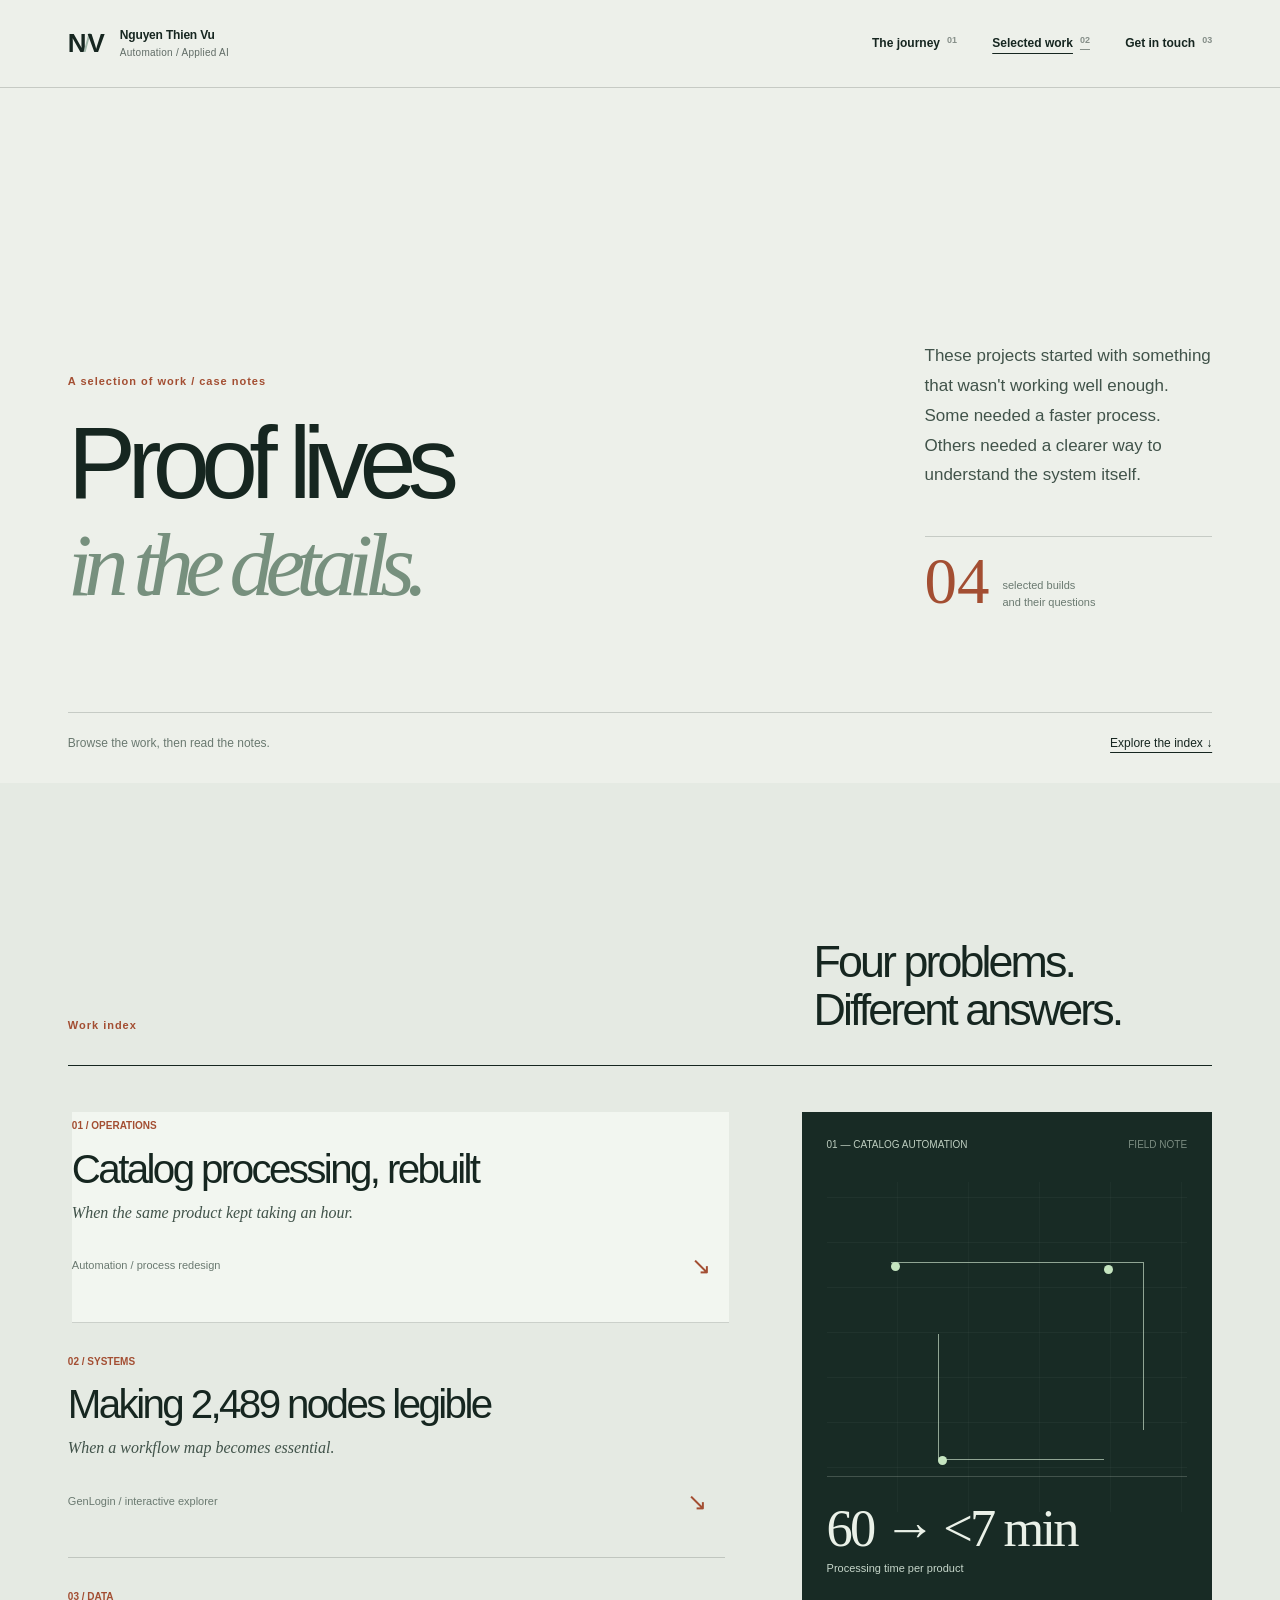
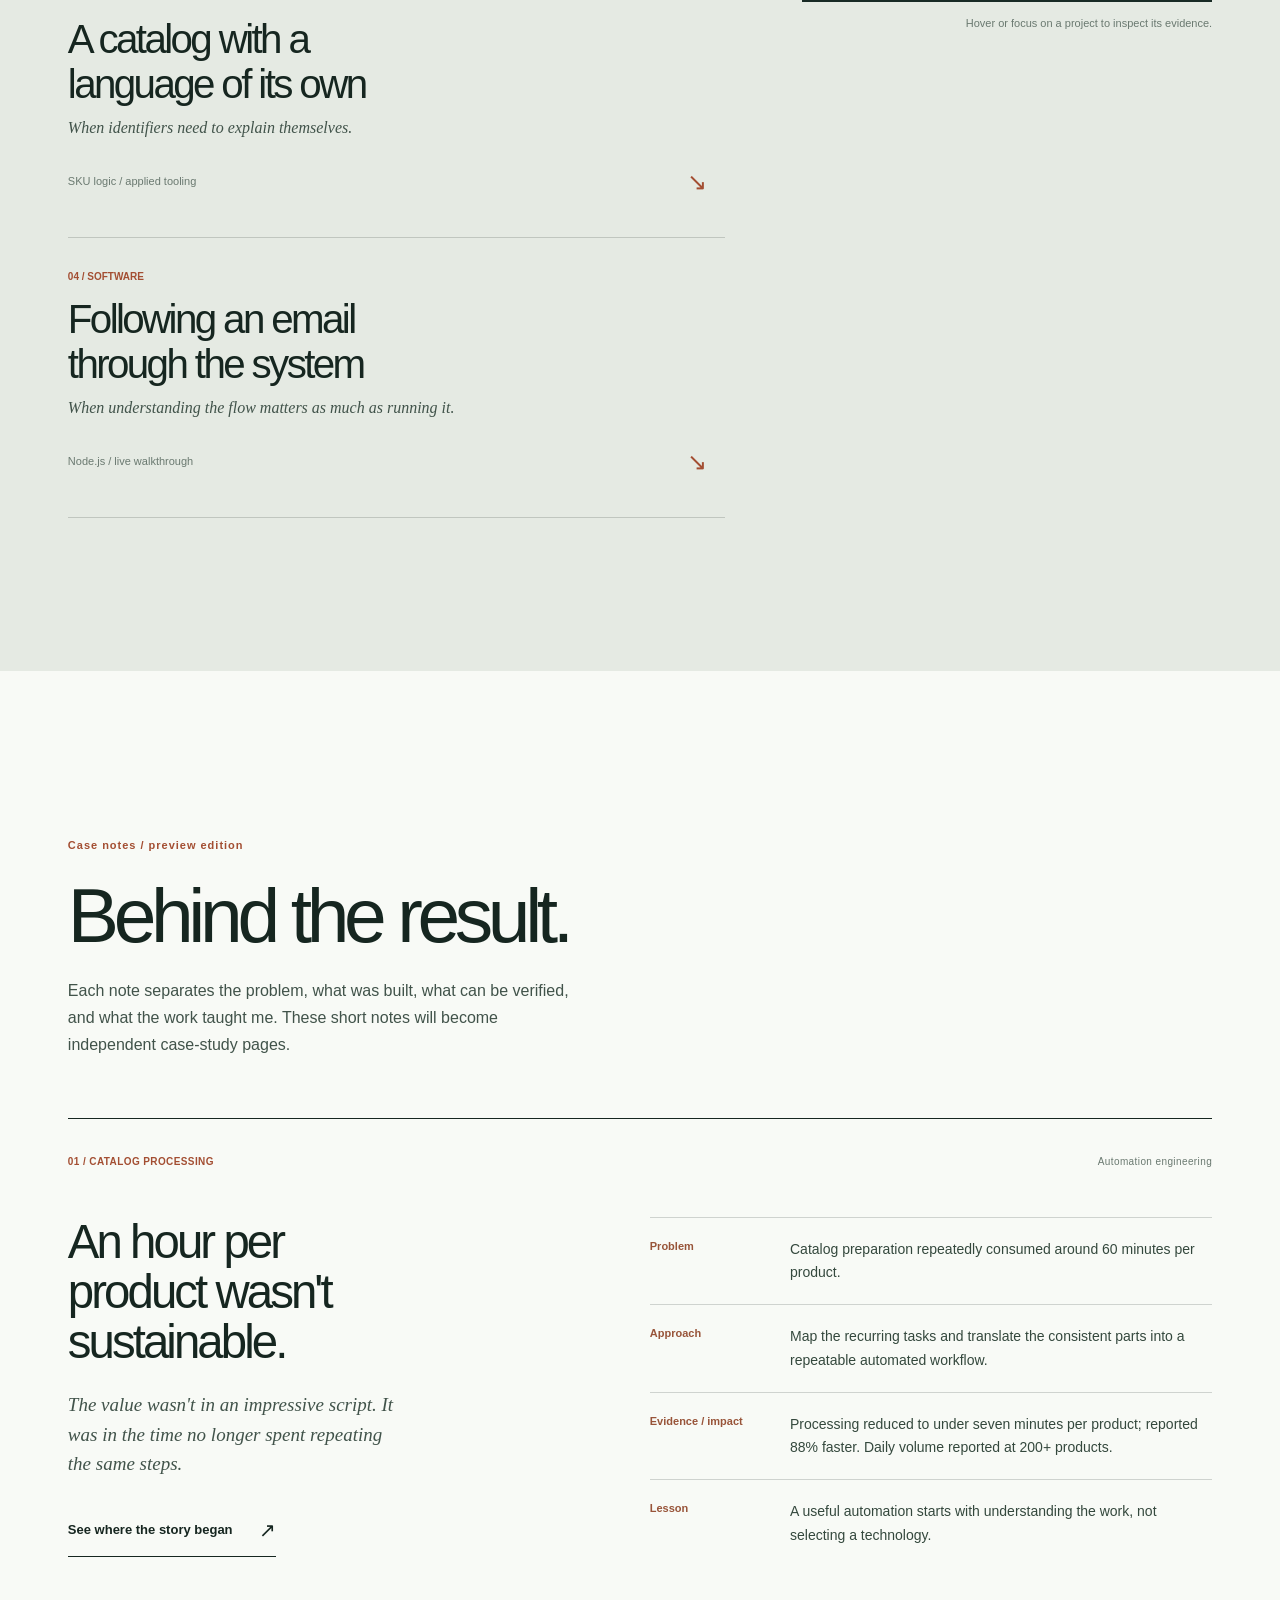
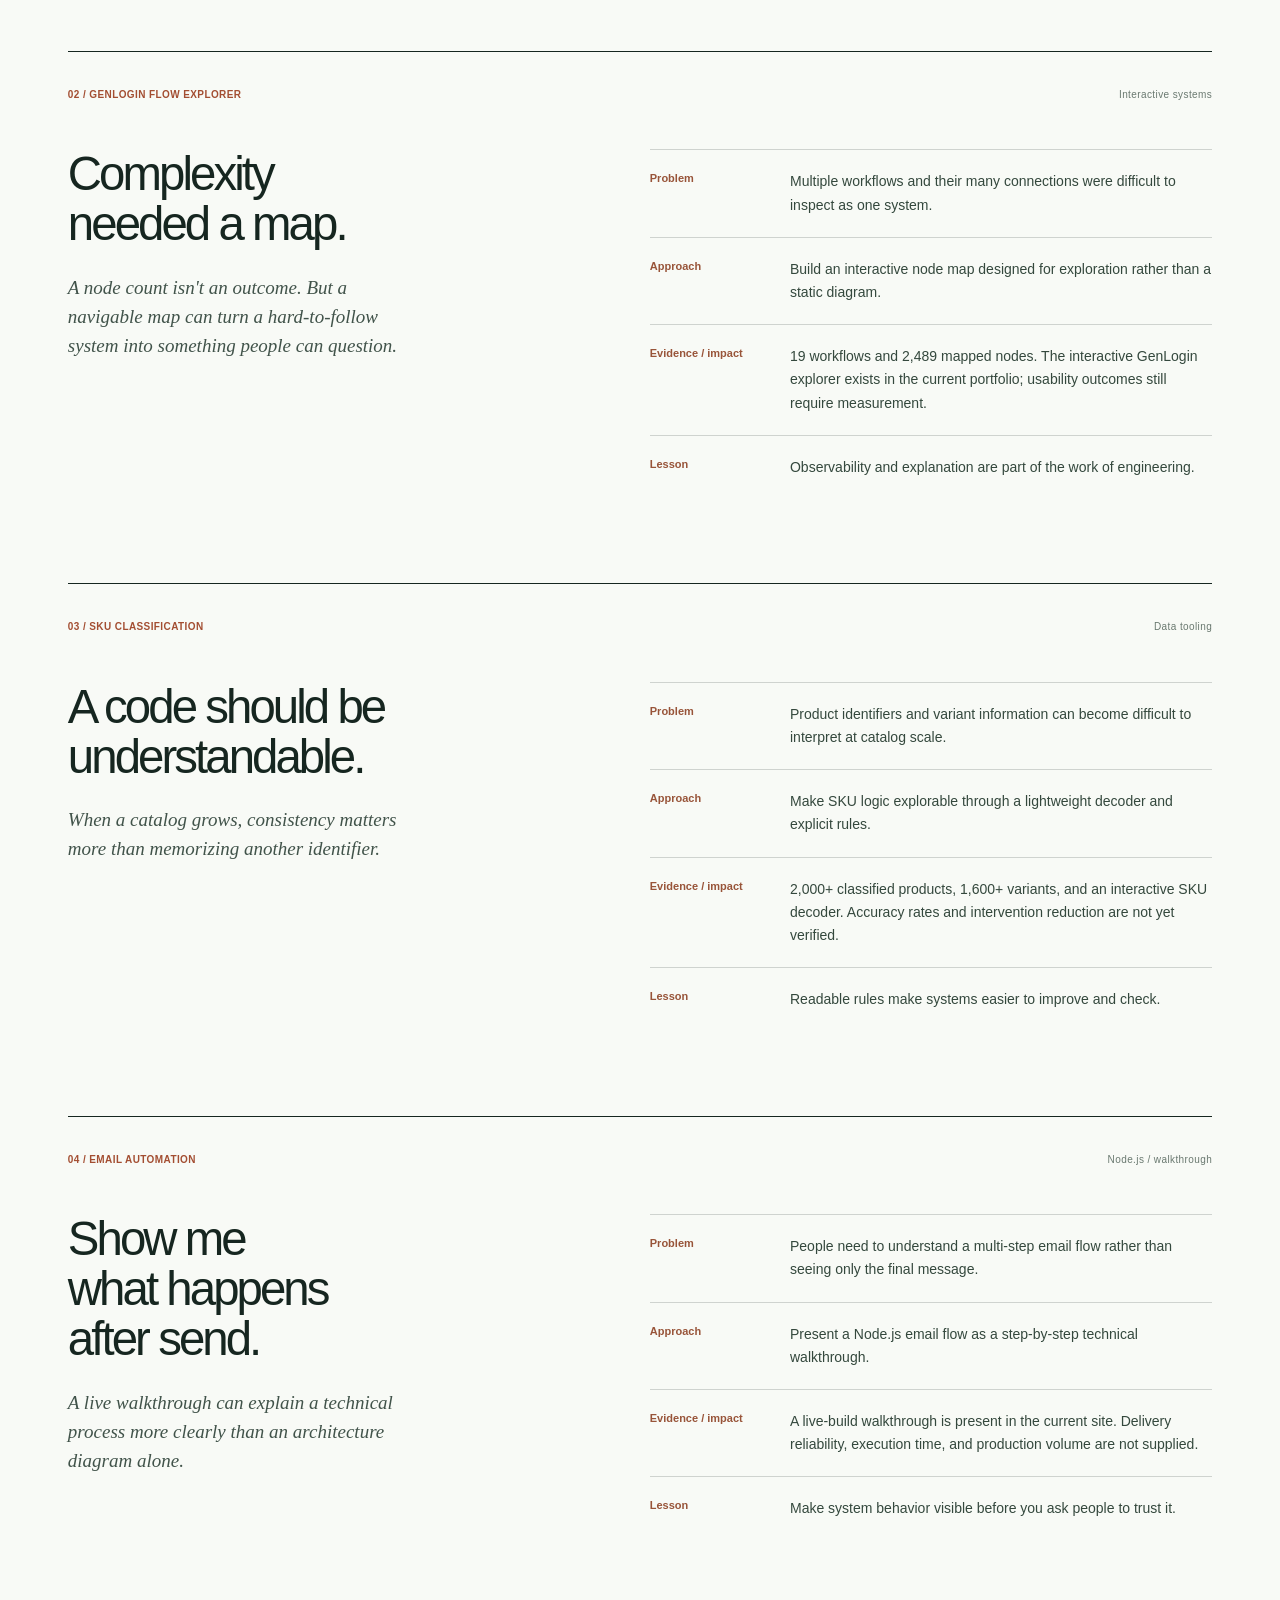
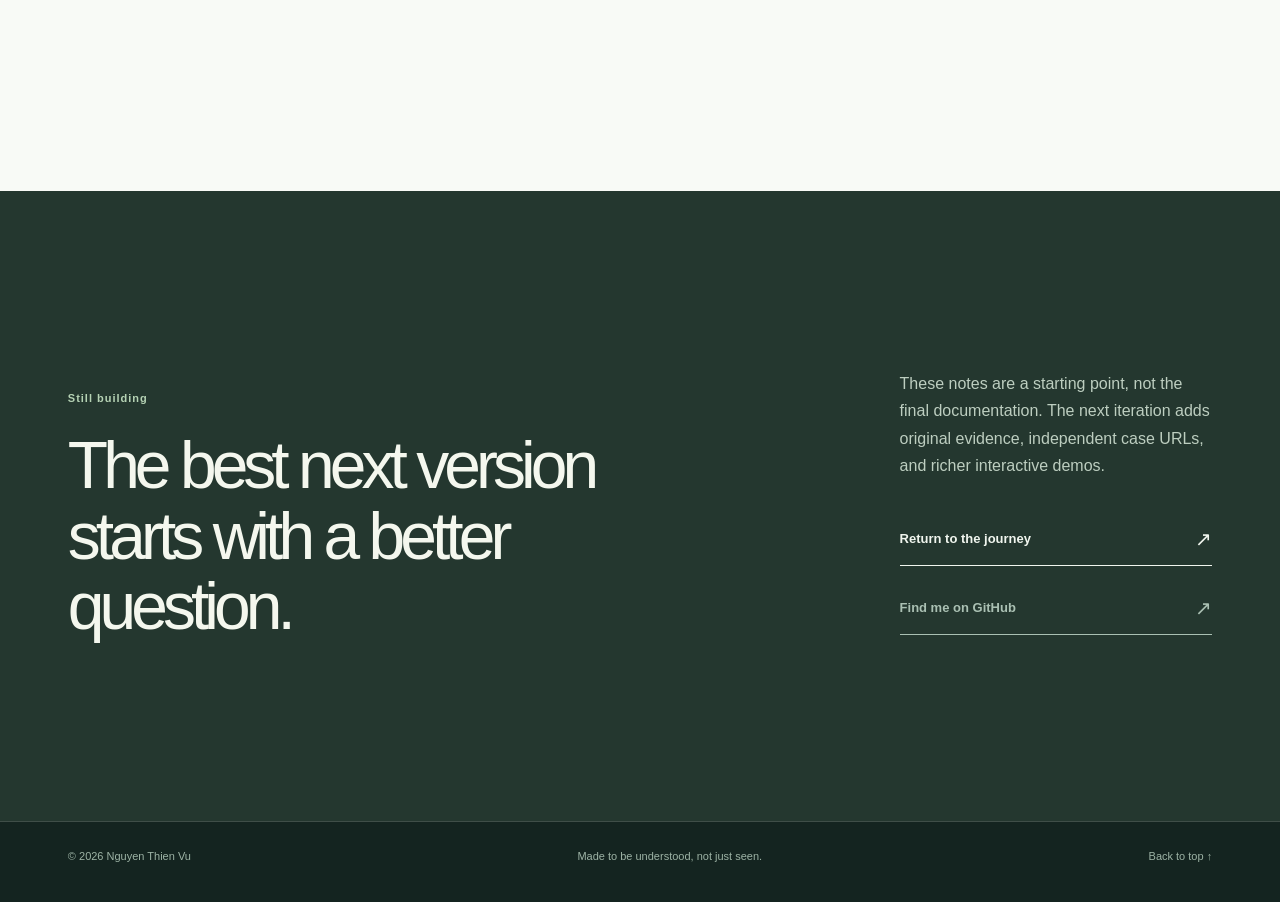
<file: works.html>
<!doctype html>
<html lang="en">
<head>
  <meta charset="utf-8">
  <meta name="viewport" content="width=device-width, initial-scale=1, viewport-fit=cover">
  <meta name="theme-color" content="#edf0ea">
  <meta name="color-scheme" content="light">
  <title>Selected Work & Case Notes | Nguyen Thien Vu</title>
  <meta name="description" content="Selected work by Nguyen Thien Vu: catalog automation, a GenLogin workflow explorer, SKU classification tools, and a Node.js email automation walkthrough.">
  <meta name="robots" content="index, follow, max-image-preview:large">
  <link rel="canonical" href="https://vaicauchuyentreninternet-crypto.github.io/thien-vu-portfolio/works.html">
  <link rel="icon" href="assets/favicon.svg" type="image/svg+xml">
  <meta property="og:type" content="website">
  <meta property="og:site_name" content="Nguyen Thien Vu — Selected Work">
  <meta property="og:locale" content="en_US">
  <meta property="og:title" content="Selected Work & Case Notes — Nguyen Thien Vu">
  <meta property="og:description" content="Real processes, tangible evidence, and the decisions behind four featured builds.">
  <meta property="og:url" content="https://vaicauchuyentreninternet-crypto.github.io/thien-vu-portfolio/works.html">
  <meta property="og:image" content="https://vaicauchuyentreninternet-crypto.github.io/thien-vu-portfolio/assets/og-works.png">
  <meta property="og:image:width" content="1200">
  <meta property="og:image:height" content="630">
  <meta property="og:image:alt" content="Nguyen Thien Vu — Selected Work, case notes and evidence">
  <meta name="twitter:card" content="summary_large_image">
  <meta name="twitter:title" content="Selected Work — Nguyen Thien Vu">
  <meta name="twitter:description" content="Case notes on automation, data systems, and interfaces people can inspect.">
  <meta name="twitter:image" content="https://vaicauchuyentreninternet-crypto.github.io/thien-vu-portfolio/assets/og-works.png">
  <link rel="stylesheet" href="css/styles.css">
  <script>document.documentElement.classList.add('has-js');</script>
  <script type="application/ld+json">
  {
    "@context": "https://schema.org",
    "@graph": [
      {
        "@type": "Person",
        "@id": "https://vaicauchuyentreninternet-crypto.github.io/thien-vu-portfolio/#person",
        "name": "Nguyễn Thiên Vũ",
        "alternateName": "Nguyen Thien Vu",
        "url": "https://vaicauchuyentreninternet-crypto.github.io/thien-vu-portfolio/",
        "sameAs": ["https://github.com/vaicauchuyentreninternet-crypto"]
      },
      {
        "@type": "WebSite",
        "@id": "https://vaicauchuyentreninternet-crypto.github.io/thien-vu-portfolio/#website",
        "name": "Nguyen Thien Vu — Selected Work",
        "url": "https://vaicauchuyentreninternet-crypto.github.io/thien-vu-portfolio/",
        "inLanguage": "en",
        "author": {"@id": "https://vaicauchuyentreninternet-crypto.github.io/thien-vu-portfolio/#person"}
      },
      {
        "@type": "CollectionPage",
        "name": "Selected Work & Case Notes",
        "url": "https://vaicauchuyentreninternet-crypto.github.io/thien-vu-portfolio/works.html",
        "isPartOf": {"@id": "https://vaicauchuyentreninternet-crypto.github.io/thien-vu-portfolio/#website"}
      }
    ]
  }
  </script>
</head>
<body data-page="works">
  <a class="skip-link" href="#main">Skip to content</a>
  <div class="entry-screen" id="entryScreen" hidden aria-label="Page introduction">
    <div class="entry-screen__top" aria-hidden="true"><span>NGUYEN THIEN VU</span><span>FIELD NOTES / 002</span></div>
    <div class="entry-screen__center" aria-hidden="true"><span class="entry-screen__line"></span><p>The evidence is in the decisions.</p><span class="entry-screen__line entry-screen__line--end"></span></div>
    <button class="entry-screen__skip" id="skipIntro" type="button">Skip intro <span aria-hidden="true">↗</span></button>
  </div>
  <div class="pointer-note" id="pointerNote" aria-hidden="true"><span>Read</span></div>
  <header class="site-header site-header--light" id="siteHeader">
    <a class="brand" href="index.html" aria-label="Nguyen Thien Vu, home"><span class="brand__mark">N<span class="brand__slash">/</span>V</span><span class="brand__text">Nguyen Thien Vu<br><small>Automation / Applied AI</small></span></a>
    <button class="nav-toggle" id="navToggle" type="button" aria-label="Open navigation" aria-controls="siteNav" aria-expanded="false"><span></span><span></span></button>
    <nav class="site-nav" id="siteNav" aria-label="Main navigation">
      <a href="index.html">The journey <span class="nav-index">01</span></a>
      <a href="works.html" aria-current="page">Selected work <span class="nav-index">02</span></a>
      <a href="index.html#contact">Get in touch <span class="nav-index">03</span></a>
    </nav>
  </header>

  <main id="main">
    <section class="works-hero" id="top" aria-labelledby="worksTitle"><div class="wrap works-hero__grid"><div><p class="eyebrow">A selection of work / case notes</p><h1 id="worksTitle" data-animate-title>Proof lives <em>in the details.</em></h1></div><div class="works-hero__aside"><p>These projects started with something that wasn't working well enough. Some needed a faster process. Others needed a clearer way to understand the system itself.</p><div class="works-hero__count"><strong>04</strong><span>selected builds<br>and their questions</span></div></div></div><div class="wrap works-hero__bottom"><span>Browse the work, then read the notes.</span><a href="#case-index">Explore the index ↓</a></div></section>

    <section class="case-index" id="case-index" aria-labelledby="caseIndexTitle"><div class="wrap"><div class="case-index__heading"><p class="eyebrow">Work index</p><h2 id="caseIndexTitle">Four problems. Different answers.</h2></div><div class="case-index__grid">
      <div class="case-index__entries">
        <a href="#catalog-processing" class="case-entry" data-case="catalog" data-cursor-surface data-cursor-label="READ"><span class="case-entry__number">01 / OPERATIONS</span><strong>Catalog processing, rebuilt</strong><span class="case-entry__desc">When the same product kept taking an hour.</span><span class="case-entry__foot"><small>Automation / process redesign</small><span aria-hidden="true">↘</span></span></a>
        <a href="#genlogin-explorer" class="case-entry" data-case="genlogin" data-cursor-surface data-cursor-label="READ"><span class="case-entry__number">02 / SYSTEMS</span><strong>Making 2,489 nodes legible</strong><span class="case-entry__desc">When a workflow map becomes essential.</span><span class="case-entry__foot"><small>GenLogin / interactive explorer</small><span aria-hidden="true">↘</span></span></a>
        <a href="#sku-classification" class="case-entry" data-case="sku" data-cursor-surface data-cursor-label="READ"><span class="case-entry__number">03 / DATA</span><strong>A catalog with a language of its own</strong><span class="case-entry__desc">When identifiers need to explain themselves.</span><span class="case-entry__foot"><small>SKU logic / applied tooling</small><span aria-hidden="true">↘</span></span></a>
        <a href="#email-automation" class="case-entry" data-case="email" data-cursor-surface data-cursor-label="READ"><span class="case-entry__number">04 / SOFTWARE</span><strong>Following an email through the system</strong><span class="case-entry__desc">When understanding the flow matters as much as running it.</span><span class="case-entry__foot"><small>Node.js / live walkthrough</small><span aria-hidden="true">↘</span></span></a>
      </div>
      <aside class="case-index__preview" aria-label="Selected case preview"><div class="case-preview" id="casePreview"><div class="case-preview__top"><span id="previewCategory">01 — CATALOG AUTOMATION</span><span>FIELD NOTE</span></div><div class="case-preview__visual" aria-hidden="true"><span class="preview-path preview-path--one"></span><span class="preview-path preview-path--two"></span><span class="preview-dot preview-dot--one"></span><span class="preview-dot preview-dot--two"></span><span class="preview-dot preview-dot--three"></span></div><div class="case-preview__bottom"><strong id="previewMetric">60 → &lt;7 min</strong><span id="previewLabel">Processing time per product</span></div></div><p class="case-index__hint">Hover or focus on a project to inspect its evidence.</p></aside>
    </div></div></section>

    <section class="case-notes" aria-labelledby="caseNotesTitle"><div class="wrap"><div class="case-notes__title"><p class="eyebrow">Case notes / preview edition</p><h2 id="caseNotesTitle">Behind the result.</h2><p>Each note separates the problem, what was built, what can be verified, and what the work taught me. These short notes will become independent case-study pages.</p></div>
      <article class="case-note" id="catalog-processing" aria-labelledby="catalogTitle"><div class="case-note__masthead"><span>01 / CATALOG PROCESSING</span><span>Automation engineering</span></div><div class="case-note__body"><div><h3 id="catalogTitle">An hour per product wasn't sustainable.</h3><p class="case-note__dek">The value wasn't in an impressive script. It was in the time no longer spent repeating the same steps.</p><a class="text-link" href="index.html#act-friction">See where the story began <span aria-hidden="true">↗</span></a></div><dl class="case-note__facts"><div><dt>Problem</dt><dd>Catalog preparation repeatedly consumed around 60 minutes per product.</dd></div><div><dt>Approach</dt><dd>Map the recurring tasks and translate the consistent parts into a repeatable automated workflow.</dd></div><div><dt>Evidence / impact</dt><dd>Processing reduced to under seven minutes per product; reported 88% faster. Daily volume reported at 200+ products.</dd></div><div><dt>Lesson</dt><dd>A useful automation starts with understanding the work, not selecting a technology.</dd></div></dl></div></article>
      <article class="case-note" id="genlogin-explorer" aria-labelledby="genloginTitle"><div class="case-note__masthead"><span>02 / GENLOGIN FLOW EXPLORER</span><span>Interactive systems</span></div><div class="case-note__body"><div><h3 id="genloginTitle">Complexity needed a map.</h3><p class="case-note__dek">A node count isn't an outcome. But a navigable map can turn a hard-to-follow system into something people can question.</p></div><dl class="case-note__facts"><div><dt>Problem</dt><dd>Multiple workflows and their many connections were difficult to inspect as one system.</dd></div><div><dt>Approach</dt><dd>Build an interactive node map designed for exploration rather than a static diagram.</dd></div><div><dt>Evidence / impact</dt><dd>19 workflows and 2,489 mapped nodes. The interactive GenLogin explorer exists in the current portfolio; usability outcomes still require measurement.</dd></div><div><dt>Lesson</dt><dd>Observability and explanation are part of the work of engineering.</dd></div></dl></div></article>
      <article class="case-note" id="sku-classification" aria-labelledby="skuTitle"><div class="case-note__masthead"><span>03 / SKU CLASSIFICATION</span><span>Data tooling</span></div><div class="case-note__body"><div><h3 id="skuTitle">A code should be understandable.</h3><p class="case-note__dek">When a catalog grows, consistency matters more than memorizing another identifier.</p></div><dl class="case-note__facts"><div><dt>Problem</dt><dd>Product identifiers and variant information can become difficult to interpret at catalog scale.</dd></div><div><dt>Approach</dt><dd>Make SKU logic explorable through a lightweight decoder and explicit rules.</dd></div><div><dt>Evidence / impact</dt><dd>2,000+ classified products, 1,600+ variants, and an interactive SKU decoder. Accuracy rates and intervention reduction are not yet verified.</dd></div><div><dt>Lesson</dt><dd>Readable rules make systems easier to improve and check.</dd></div></dl></div></article>
      <article class="case-note" id="email-automation" aria-labelledby="emailTitle"><div class="case-note__masthead"><span>04 / EMAIL AUTOMATION</span><span>Node.js / walkthrough</span></div><div class="case-note__body"><div><h3 id="emailTitle">Show me what happens after send.</h3><p class="case-note__dek">A live walkthrough can explain a technical process more clearly than an architecture diagram alone.</p></div><dl class="case-note__facts"><div><dt>Problem</dt><dd>People need to understand a multi-step email flow rather than seeing only the final message.</dd></div><div><dt>Approach</dt><dd>Present a Node.js email flow as a step-by-step technical walkthrough.</dd></div><div><dt>Evidence / impact</dt><dd>A live-build walkthrough is present in the current site. Delivery reliability, execution time, and production volume are not supplied.</dd></div><div><dt>Lesson</dt><dd>Make system behavior visible before you ask people to trust it.</dd></div></dl></div></article>
    </div></section>

    <section class="closing closing--works" aria-labelledby="closingTitle"><div class="wrap closing__grid"><div><p class="eyebrow eyebrow--light">Still building</p><h2 id="closingTitle">The best next version starts with a better question.</h2></div><div class="closing__aside"><p>These notes are a starting point, not the final documentation. The next iteration adds original evidence, independent case URLs, and richer interactive demos.</p><a class="text-link text-link--light" href="index.html">Return to the journey <span aria-hidden="true">↗</span></a><a class="text-link text-link--muted" href="https://github.com/vaicauchuyentreninternet-crypto" target="_blank" rel="noopener noreferrer">Find me on GitHub <span aria-hidden="true">↗</span></a></div></div></section>
  </main>
  <footer class="site-footer"><div class="wrap site-footer__grid"><span>© <span data-year>2026</span> Nguyen Thien Vu</span><span>Made to be understood, not just seen.</span><a href="#top">Back to top ↑</a></div></footer>

  <script defer src="assets/vendor/gsap.min.js"></script>
  <script defer src="assets/vendor/ScrollTrigger.min.js"></script>
  <script defer src="assets/vendor/SplitText.min.js"></script>
  <script defer src="js/main.js"></script>
</body>
</html>
</file>
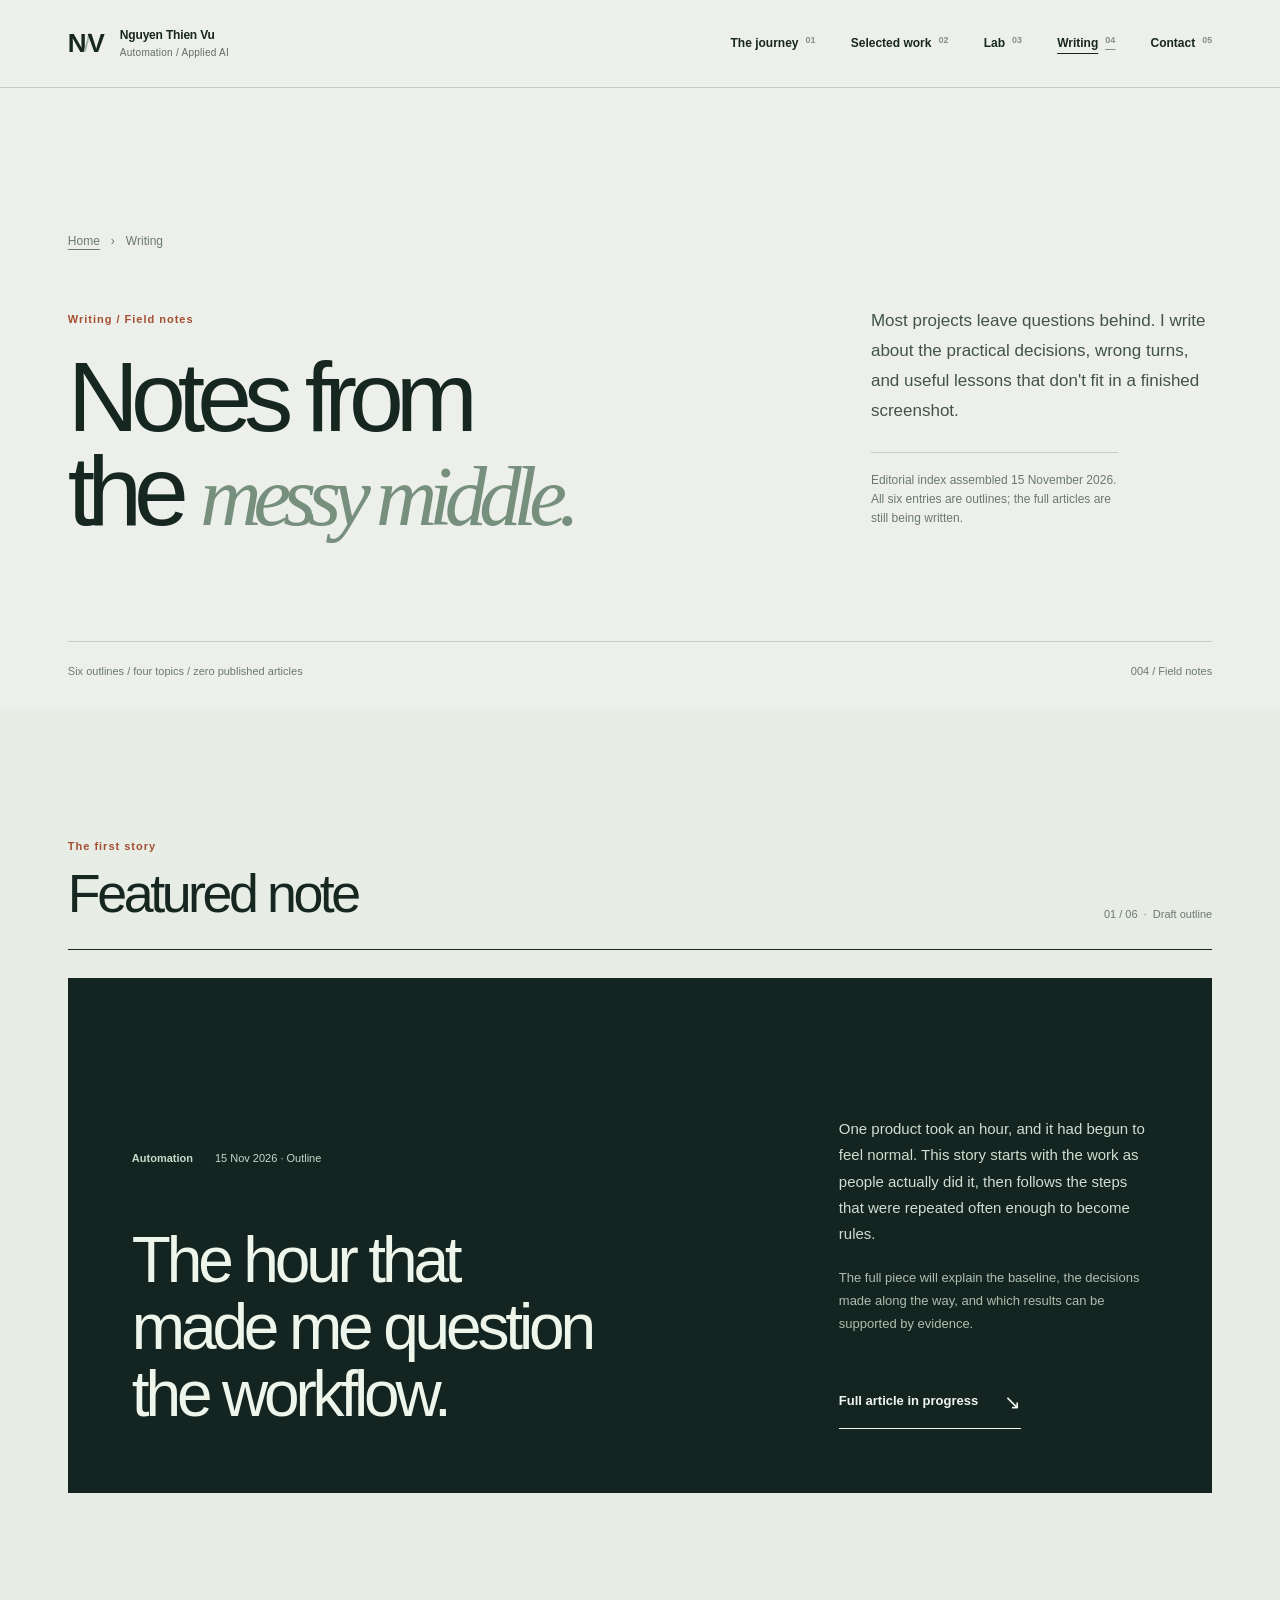
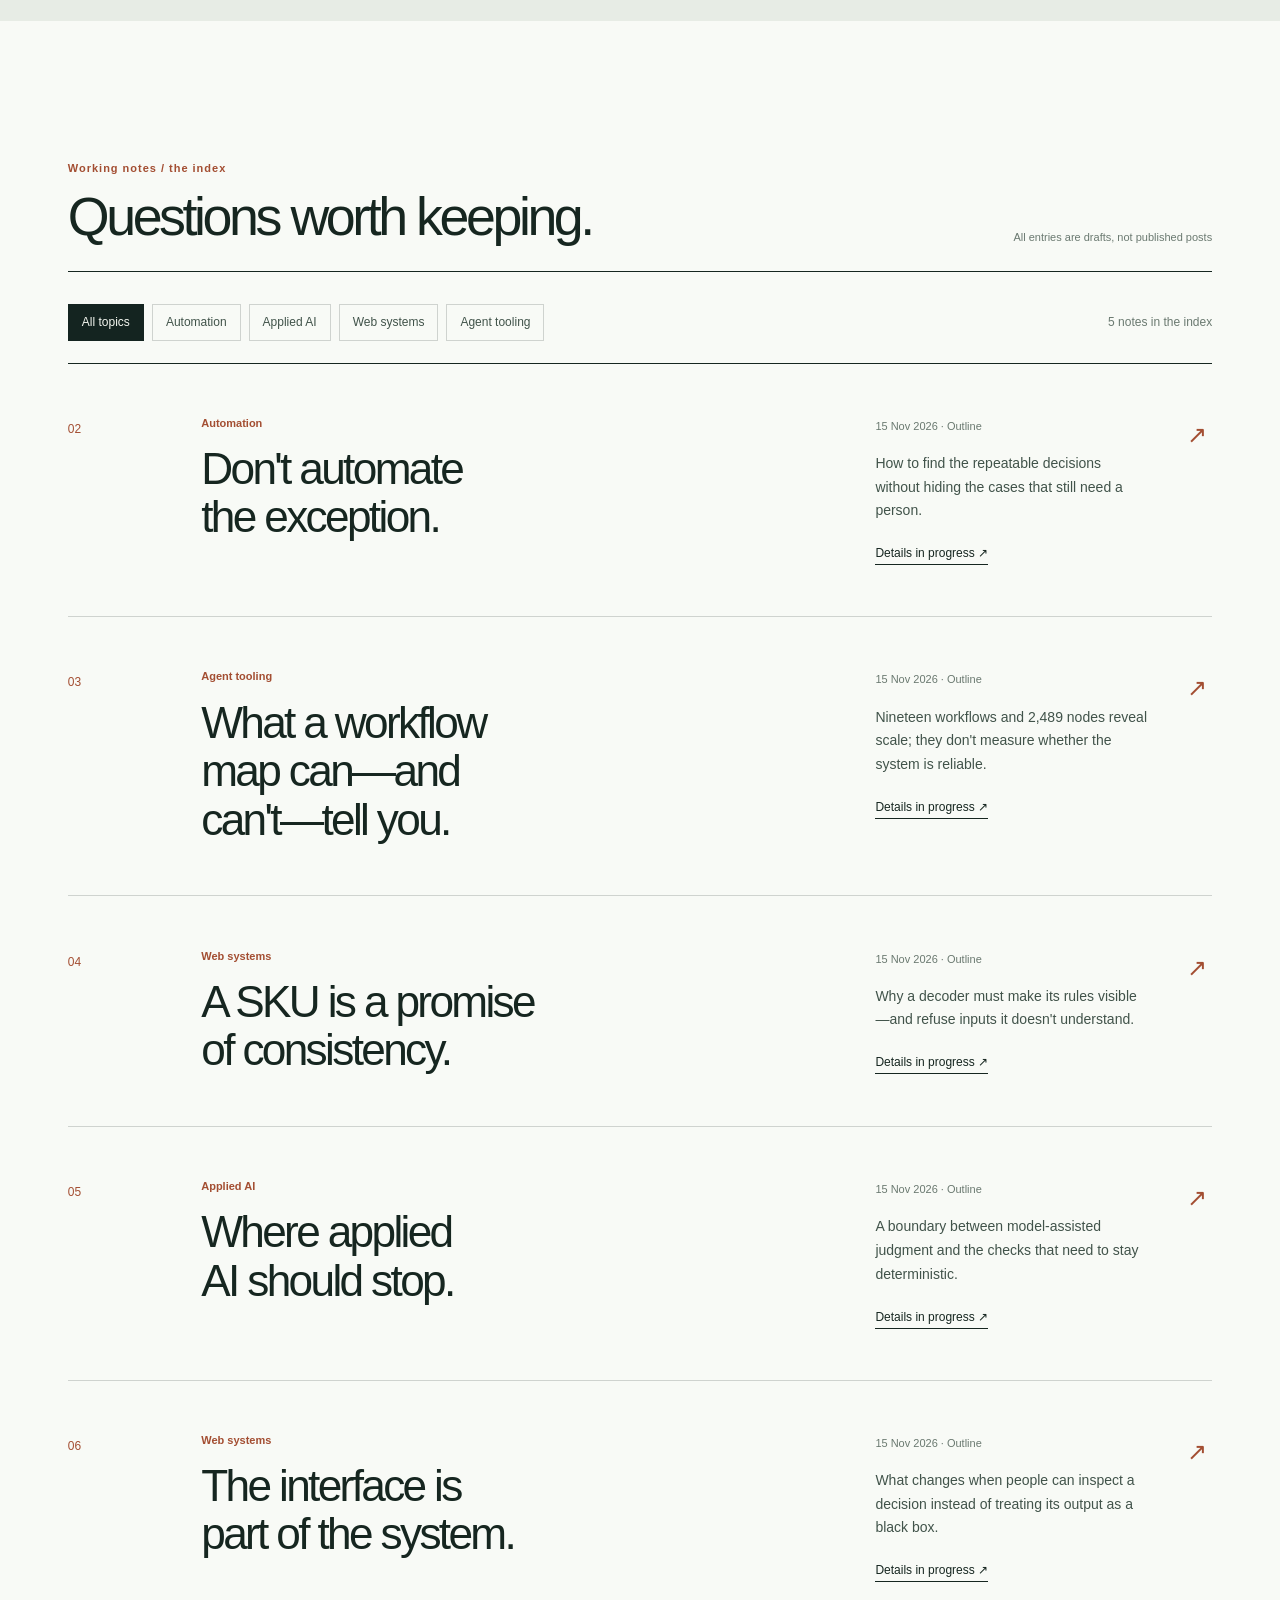
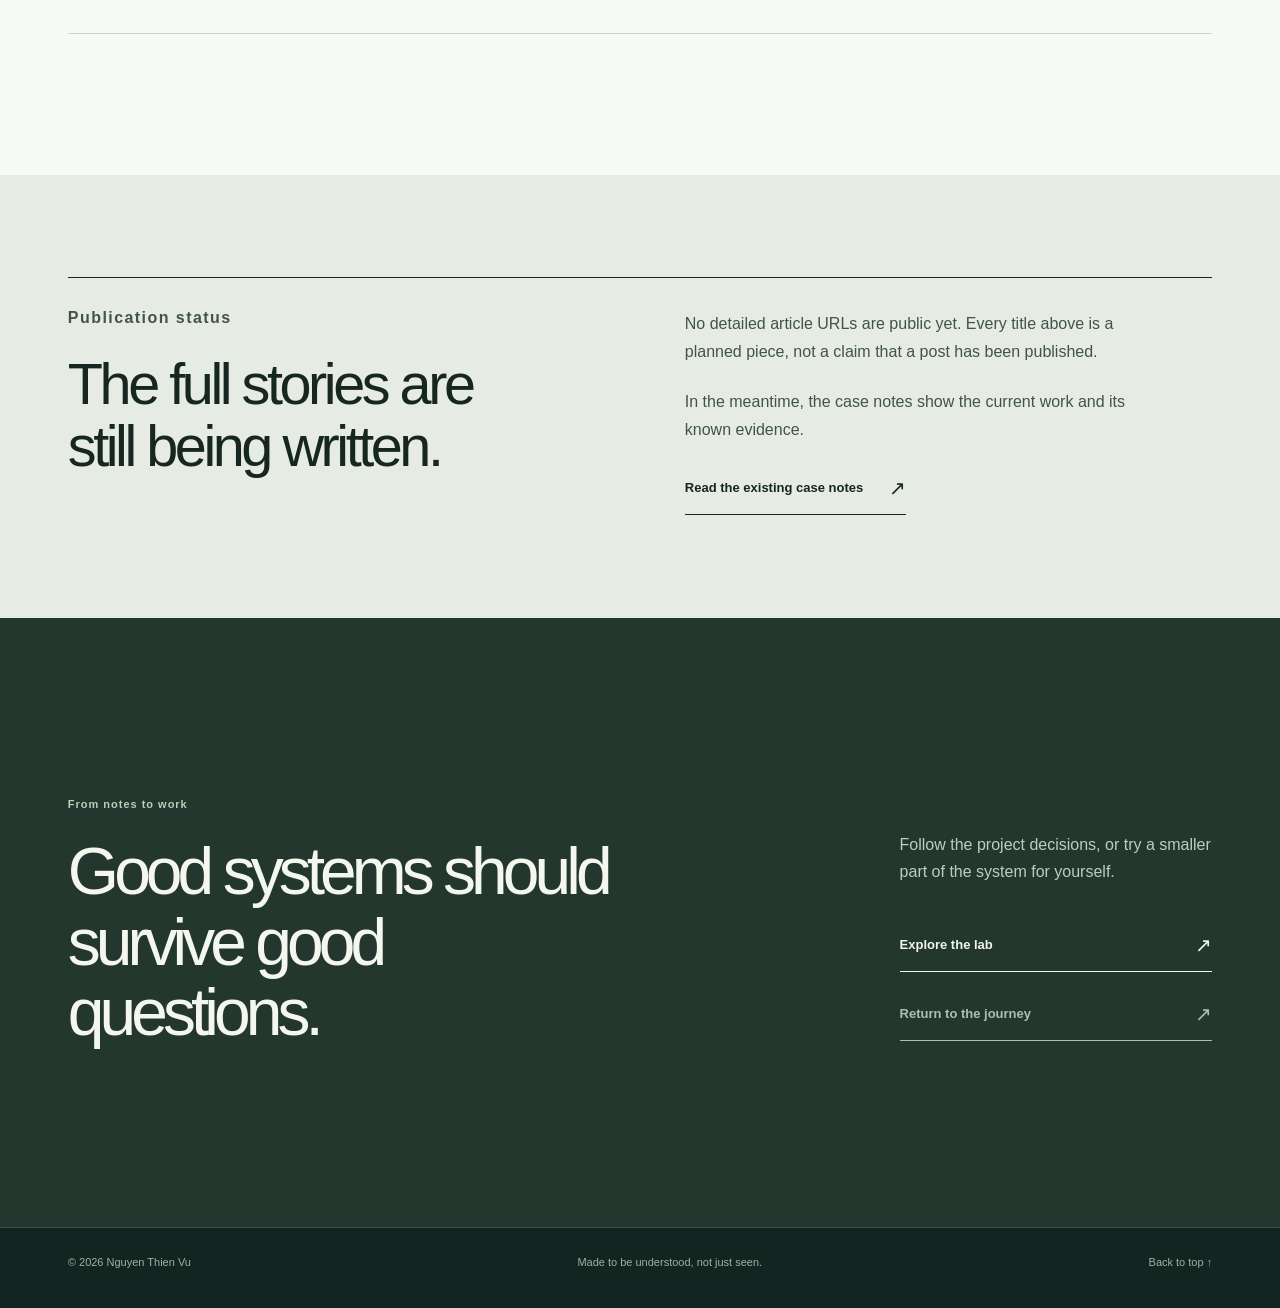
<file: writing.html>
<!doctype html>
<html lang="en">
<head>
  <meta charset="utf-8">
  <meta name="viewport" content="width=device-width, initial-scale=1, viewport-fit=cover">
  <meta name="theme-color" content="#edf0ea">
  <meta name="color-scheme" content="light">
  <title>Writing / Field Notes — Nguyen Thien Vu</title>
  <meta name="description" content="Writing in progress by Nguyen Thien Vu on automation, applied AI, web systems, and agent tooling. Browse six planned field notes and the questions behind them.">
  <meta name="robots" content="index, follow, max-image-preview:large">
  <link rel="canonical" href="https://vaicauchuyentreninternet-crypto.github.io/thien-vu-portfolio/writing.html">
  <link rel="icon" href="assets/favicon.svg" type="image/svg+xml">
  <meta property="og:type" content="website">
  <meta property="og:site_name" content="Nguyen Thien Vu — Selected Work">
  <meta property="og:locale" content="en_US">
  <meta property="og:title" content="Writing / Field Notes — Nguyen Thien Vu">
  <meta property="og:description" content="Notes on the decisions behind automation, AI-assisted work, and systems people can understand. Full articles are in progress.">
  <meta property="og:url" content="https://vaicauchuyentreninternet-crypto.github.io/thien-vu-portfolio/writing.html">
  <meta property="og:image" content="https://vaicauchuyentreninternet-crypto.github.io/thien-vu-portfolio/assets/og-works.png">
  <meta property="og:image:alt" content="Nguyen Thien Vu — Selected Work, editorial portfolio cover art">
  <meta name="twitter:card" content="summary_large_image">
  <meta name="twitter:title" content="Writing / Field Notes — Nguyen Thien Vu">
  <meta name="twitter:description" content="Six draft notes about the human decisions behind useful technical systems.">
  <meta name="twitter:image" content="https://vaicauchuyentreninternet-crypto.github.io/thien-vu-portfolio/assets/og-works.png">
  <link rel="stylesheet" href="css/styles.css">
  <script>document.documentElement.classList.add('has-js');</script>
  <script type="application/ld+json">
  {
    "@context":"https://schema.org",
    "@graph":[
      {"@type":"Person","@id":"https://vaicauchuyentreninternet-crypto.github.io/thien-vu-portfolio/#person","name":"Nguyễn Thiên Vũ","url":"https://vaicauchuyentreninternet-crypto.github.io/thien-vu-portfolio/"},
      {"@type":"Blog","@id":"https://vaicauchuyentreninternet-crypto.github.io/thien-vu-portfolio/writing.html#blog","name":"Writing / Field Notes","description":"An editorial index of planned writing about automation, applied AI and web systems. No full posts are published yet.","url":"https://vaicauchuyentreninternet-crypto.github.io/thien-vu-portfolio/writing.html","inLanguage":"en","author":{"@id":"https://vaicauchuyentreninternet-crypto.github.io/thien-vu-portfolio/#person"}},
      {"@type":"BreadcrumbList","itemListElement":[{"@type":"ListItem","position":1,"name":"Home","item":"https://vaicauchuyentreninternet-crypto.github.io/thien-vu-portfolio/"},{"@type":"ListItem","position":2,"name":"Writing","item":"https://vaicauchuyentreninternet-crypto.github.io/thien-vu-portfolio/writing.html"}]}
    ]
  }
  </script>
  <style>
    /* Page-local editorial rules. No changes to the shared design system. */
    .writing-crumb { display: flex; align-items: center; gap: 11px; color: var(--muted); font-size: 12px; }
    .writing-crumb a { text-decoration: underline; text-underline-offset: 4px; }
    .writing-hero { min-height: 79svh; display: flex; flex-direction: column; justify-content: flex-end; padding-top: clamp(150px, 18vh, 210px); background: var(--paper); }
    .writing-hero__grid { display: grid; grid-template-columns: minmax(0, 1.15fr) minmax(260px, .55fr); gap: clamp(32px, 7vw, 130px); align-items: end; margin-top: 55px; padding-bottom: clamp(65px, 8vw, 120px); }
    .writing-hero h1 { max-width: 10.7ch; margin: 0; font: 500 clamp(66px, 7.7vw, 122px)/.95 var(--sans); letter-spacing: -.081em; text-wrap: balance; }
    .writing-hero h1 em { font: italic 400 .86em/1 var(--serif); color: #77907e; }
    .writing-hero__aside { padding-bottom: 10px; }
    .writing-hero__aside p { margin: 0 0 26px; max-width: 39ch; color: var(--copy); font-size: 17px; line-height: 1.77; }
    .writing-hero__aside small { display: block; max-width: 37ch; padding-top: 18px; border-top: 1px solid var(--line); color: var(--muted); font-size: 12px; line-height: 1.6; }
    .writing-hero__bottom { display: flex; justify-content: space-between; gap: 20px; padding: 21px 0 31px; border-top: 1px solid var(--line); color: var(--muted); font-size: 11px; }
    .writing-featured { padding: clamp(90px, 10vw, 150px) 0; background: #e7ece5; }
    .writing-section-head { display: flex; justify-content: space-between; gap: 20px; align-items: end; padding-bottom: 25px; border-bottom: 1px solid var(--ink); }
    .writing-section-head h2 { margin: 0; font: 500 clamp(35px, 4.2vw, 62px)/1.1 var(--sans); letter-spacing: -.064em; }
    .writing-section-head .eyebrow { margin-bottom: 10px; }
    .writing-section-head small { color: var(--muted); font-size: 11px; }
    .feature-story { display: grid; grid-template-columns: minmax(0, 1.1fr) minmax(240px, .54fr); gap: clamp(40px, 6vw, 118px); align-items: end; margin-top: 28px; padding: clamp(32px, 5vw, 77px); min-height: 515px; background: var(--forest); color: #eef5eb; }
    .feature-story__meta { display: flex; flex-wrap: wrap; gap: 12px 22px; margin-bottom: 60px; font-size: 11px; color: #c6daca; }
    .topic-label { font-size: 11px; font-weight: 650; }
    .feature-story h3 { max-width: 13ch; margin: 0; font: 500 clamp(41px, 5vw, 77px)/1.05 var(--sans); letter-spacing: -.065em; text-wrap: balance; }
    .feature-story__aside p { margin: 0 0 20px; color: #cfddd0; font-size: 15px; line-height: 1.75; }
    .feature-story__aside p + p { font-size: 13px; color: #adbeaf; }
    .feature-story__aside .text-link { margin-top: 24px; }
    .writing-index { padding: clamp(90px, 11vw, 165px) 0; background: var(--paper-2); }
    .writing-index__toolbar { display: flex; justify-content: space-between; align-items: center; flex-wrap: wrap; gap: 22px; margin: 32px 0 22px; }
    .writing-filters { display: flex; flex-wrap: wrap; gap: 8px; }
    .writing-filters button { padding: 9px 13px; border: 1px solid var(--line); background: transparent; color: var(--copy); font-size: 12px; line-height: 1.4; }
    .writing-filters button[aria-pressed="true"] { border-color: var(--forest); color: #f3f6ef; background: var(--forest); }
    .writing-index__count { color: var(--muted); font-size: 12px; }
    .writing-rows { border-top: 1px solid var(--ink); }
    .writing-row { display: grid; grid-template-columns: 95px minmax(0, 1fr) minmax(180px, .43fr) 25px; gap: clamp(20px, 3vw, 55px); align-items: start; padding: clamp(30px, 4vw, 58px) 0; border-bottom: 1px solid var(--line); }
    .writing-row__number { padding-top: 5px; color: var(--rust); font-size: 12px; }
    .writing-row__main .topic-label { display: block; color: var(--rust); margin-bottom: 13px; }
    .writing-row h3 { margin: 0; max-width: 17ch; font: 500 clamp(28px, 3.45vw, 51px)/1.1 var(--sans); letter-spacing: -.06em; text-wrap: balance; }
    .writing-row__aside { padding-top: 3px; }
    .writing-row__aside time { display: block; color: var(--muted); font-size: 11px; }
    .writing-row__aside p { margin: 17px 0 17px; color: var(--copy); font-size: 14px; line-height: 1.7; }
    .writing-row__aside a { color: var(--ink); font-size: 12px; border-bottom: 1px solid var(--ink); padding-bottom: 4px; }
    .writing-row__aside a:hover { color: var(--rust); }
    .writing-row__arrow { padding-top: 1px; font-size: 24px; color: var(--rust); transition: transform .25s var(--ease); }
    .writing-row:hover .writing-row__arrow, .writing-row:focus-within .writing-row__arrow { transform: translate(2px, -2px); }
    .writing-note { padding: clamp(70px, 8vw, 130px) 0; background: #e6ece4; }
    .writing-note__grid { display: grid; grid-template-columns: 1fr minmax(0, 1fr); gap: clamp(35px, 7vw, 130px); border-top: 1px solid var(--ink); padding-top: 26px; }
    .writing-note h2 { max-width: 15ch; margin: 0; font: 500 clamp(37px, 4.5vw, 65px)/1.07 var(--sans); letter-spacing: -.06em; }
    .writing-note p { max-width: 50ch; margin: 0 0 22px; color: var(--copy); font-size: 16px; line-height: 1.75; }
    .writing-note__aside { padding-top: 6px; }
    @media (min-width: 681px) and (max-width: 1100px) { .site-nav { gap: 14px; } .site-nav a { font-size: 11px; } .nav-index { display: none; } }
    @media (min-width: 681px) and (max-width: 820px) { .brand__text { display: none; } }
    @media (max-width: 920px) { .writing-hero__grid { grid-template-columns: 1fr; } .writing-hero__aside { max-width: 700px; } .feature-story { grid-template-columns: 1fr; } .feature-story__meta { margin-bottom: 35px; } .writing-row { grid-template-columns: 60px minmax(0, 1fr) minmax(160px, .55fr) 20px; gap: 22px; } }
    @media (max-width: 680px) {
      .writing-hero { min-height: auto; padding-top: 130px; } .writing-hero__grid { display: block; margin-top: 37px; padding-bottom: 62px; } .writing-hero h1 { font-size: clamp(49px, 12.5vw, 75px); }
      .writing-hero__aside { margin-top: 33px; } .writing-hero__aside p { font-size: 15px; } .writing-hero__bottom { font-size: 10px; }
      .writing-section-head { display: block; } .writing-section-head small { display: block; margin-top: 14px; }
      .feature-story { min-height: 0; padding: 27px 24px; } .feature-story h3 { font-size: clamp(38px, 9.4vw, 59px); } .feature-story__aside { margin-top: 30px; } .feature-story__meta { gap: 9px 14px; margin-bottom: 44px; }
      .writing-index__toolbar { display: block; } .writing-index__count { display: block; margin-top: 16px; }
      .writing-row { display: grid; grid-template-columns: 36px minmax(0, 1fr); gap: 8px 14px; padding: 34px 0; }
      .writing-row__number { padding-top: 3px; } .writing-row__main h3 { font-size: clamp(27px, 7.5vw, 41px); }
      .writing-row__aside { grid-column: 2; padding-top: 0; } .writing-row__aside p { margin: 12px 0 18px; } .writing-row__arrow { display: none; }
      .writing-note__grid { grid-template-columns: 1fr; } .writing-note p { font-size: 15px; }
      .site-header.is-intro { flex-wrap: wrap; } .site-header.is-intro .site-nav { justify-content: flex-start; gap: 0 15px; } .site-header.is-intro .site-nav a { padding: 8px 0; font-size: 11px; } .entry-screen__top { margin-top: 165px; }
    }
    @media (max-width: 370px) { .writing-hero h1 { font-size: 47px; } .entry-screen__top { margin-top: 180px; } }
    @media (prefers-reduced-motion: reduce) { .writing-row__arrow { transition: none; transform: none !important; } }
  </style>
</head>
<body data-page="writing">
  <a class="skip-link" href="#main">Skip to content</a>
  <div class="entry-screen" id="entryScreen" hidden aria-label="Page introduction">
    <div class="entry-screen__top" aria-hidden="true"><span>NGUYEN THIEN VU</span><span>FIELD NOTES / 004</span></div>
    <div class="entry-screen__center" aria-hidden="true"><span class="entry-screen__line"></span><p>The questions deserve room.</p><span class="entry-screen__line entry-screen__line--end"></span></div>
    <button class="entry-screen__skip" id="skipIntro" type="button">Skip intro <span aria-hidden="true">↗</span></button>
  </div>
  <div class="pointer-note" id="pointerNote" aria-hidden="true"><span>Read</span></div>
  <header class="site-header site-header--light" id="siteHeader">
    <a class="brand" href="index.html" aria-label="Nguyen Thien Vu, home"><span class="brand__mark">N<span class="brand__slash">/</span>V</span><span class="brand__text">Nguyen Thien Vu<br><small>Automation / Applied AI</small></span></a>
    <button class="nav-toggle" id="navToggle" type="button" aria-label="Open navigation" aria-controls="siteNav" aria-expanded="false"><span></span><span></span></button>
    <nav class="site-nav" id="siteNav" aria-label="Main navigation">
      <a href="index.html">The journey <span class="nav-index">01</span></a>
      <a href="works.html">Selected work <span class="nav-index">02</span></a>
      <a href="lab.html">Lab <span class="nav-index">03</span></a>
      <a href="writing.html" aria-current="page">Writing <span class="nav-index">04</span></a>
      <a href="index.html#contact">Contact <span class="nav-index">05</span></a>
    </nav>
  </header>
  <main id="main">
    <section class="writing-hero" aria-labelledby="writingTitle"><div class="wrap">
      <nav class="writing-crumb" aria-label="Breadcrumb"><a href="index.html">Home</a><span aria-hidden="true">›</span><span aria-current="page">Writing</span></nav>
      <div class="writing-hero__grid"><div><p class="eyebrow">Writing / Field notes</p><h1 id="writingTitle" data-animate-title>Notes from the <em>messy middle.</em></h1></div><div class="writing-hero__aside"><p>Most projects leave questions behind. I write about the practical decisions, wrong turns, and useful lessons that don't fit in a finished screenshot.</p><small>Editorial index assembled 15 November 2026. All six entries are outlines; the full articles are still being written.</small></div></div>
      <div class="writing-hero__bottom"><span>Six outlines / four topics / zero published articles</span><span>004 / Field notes</span></div>
    </div></section>

    <section class="writing-featured" aria-labelledby="featuredTitle"><div class="wrap">
      <div class="writing-section-head"><div><p class="eyebrow">The first story</p><h2 id="featuredTitle">Featured note</h2></div><small>01 / 06 &nbsp;·&nbsp; Draft outline</small></div>
      <article class="feature-story" data-topic="automation" aria-labelledby="featureStoryTitle"><div><div class="feature-story__meta"><span class="topic-label">Automation</span><time datetime="2026-11-15">15 Nov 2026 · Outline</time></div><h3 id="featureStoryTitle">The hour that made me question the workflow.</h3></div><div class="feature-story__aside"><p>One product took an hour, and it had begun to feel normal. This story starts with the work as people actually did it, then follows the steps that were repeated often enough to become rules.</p><p>The full piece will explain the baseline, the decisions made along the way, and which results can be supported by evidence.</p><a class="text-link text-link--light" href="#publication-note">Full article in progress <span aria-hidden="true">↘</span></a></div></article>
    </div></section>

    <section class="writing-index" id="writing-index" aria-labelledby="archiveTitle"><div class="wrap"><div class="writing-section-head"><div><p class="eyebrow">Working notes / the index</p><h2 id="archiveTitle">Questions worth keeping.</h2></div><small>All entries are drafts, not published posts</small></div>
      <div class="writing-index__toolbar"><div class="writing-filters" id="writingFilters" role="group" aria-label="Filter notes by topic" hidden><button type="button" data-filter="all" aria-pressed="true">All topics</button><button type="button" data-filter="automation" aria-pressed="false">Automation</button><button type="button" data-filter="applied-ai" aria-pressed="false">Applied AI</button><button type="button" data-filter="web-systems" aria-pressed="false">Web systems</button><button type="button" data-filter="agent-tooling" aria-pressed="false">Agent tooling</button></div><span class="writing-index__count" id="writingCount" role="status" aria-live="polite">5 notes in the index</span></div>
      <div class="writing-rows">
        <article class="writing-row" data-topic="automation" aria-labelledby="note2"><span class="writing-row__number">02</span><div class="writing-row__main"><span class="topic-label">Automation</span><h3 id="note2">Don't automate the exception.</h3></div><div class="writing-row__aside"><time datetime="2026-11-15">15 Nov 2026 · Outline</time><p>How to find the repeatable decisions without hiding the cases that still need a person.</p><a href="#publication-note">Details in progress ↗</a></div><span class="writing-row__arrow" aria-hidden="true">↗</span></article>
        <article class="writing-row" data-topic="agent-tooling" aria-labelledby="note3"><span class="writing-row__number">03</span><div class="writing-row__main"><span class="topic-label">Agent tooling</span><h3 id="note3">What a workflow map can—and can't—tell you.</h3></div><div class="writing-row__aside"><time datetime="2026-11-15">15 Nov 2026 · Outline</time><p>Nineteen workflows and 2,489 nodes reveal scale; they don't measure whether the system is reliable.</p><a href="#publication-note">Details in progress ↗</a></div><span class="writing-row__arrow" aria-hidden="true">↗</span></article>
        <article class="writing-row" data-topic="web-systems" aria-labelledby="note4"><span class="writing-row__number">04</span><div class="writing-row__main"><span class="topic-label">Web systems</span><h3 id="note4">A SKU is a promise of consistency.</h3></div><div class="writing-row__aside"><time datetime="2026-11-15">15 Nov 2026 · Outline</time><p>Why a decoder must make its rules visible—and refuse inputs it doesn't understand.</p><a href="#publication-note">Details in progress ↗</a></div><span class="writing-row__arrow" aria-hidden="true">↗</span></article>
        <article class="writing-row" data-topic="applied-ai" aria-labelledby="note5"><span class="writing-row__number">05</span><div class="writing-row__main"><span class="topic-label">Applied AI</span><h3 id="note5">Where applied AI should stop.</h3></div><div class="writing-row__aside"><time datetime="2026-11-15">15 Nov 2026 · Outline</time><p>A boundary between model-assisted judgment and the checks that need to stay deterministic.</p><a href="#publication-note">Details in progress ↗</a></div><span class="writing-row__arrow" aria-hidden="true">↗</span></article>
        <article class="writing-row" data-topic="web-systems" aria-labelledby="note6"><span class="writing-row__number">06</span><div class="writing-row__main"><span class="topic-label">Web systems</span><h3 id="note6">The interface is part of the system.</h3></div><div class="writing-row__aside"><time datetime="2026-11-15">15 Nov 2026 · Outline</time><p>What changes when people can inspect a decision instead of treating its output as a black box.</p><a href="#publication-note">Details in progress ↗</a></div><span class="writing-row__arrow" aria-hidden="true">↗</span></article>
      </div>
    </div></section>

    <section class="writing-note" id="publication-note" aria-labelledby="publicationTitle"><div class="wrap writing-note__grid"><div><p class="eyebrow">Publication status</p><h2 id="publicationTitle">The full stories are still being written.</h2></div><div class="writing-note__aside"><p>No detailed article URLs are public yet. Every title above is a planned piece, not a claim that a post has been published.</p><p>In the meantime, the case notes show the current work and its known evidence.</p><a class="text-link" href="works.html">Read the existing case notes <span aria-hidden="true">↗</span></a></div></div></section>
    <section class="closing closing--works" aria-labelledby="closingTitle"><div class="wrap closing__grid"><div><p class="eyebrow eyebrow--light">From notes to work</p><h2 id="closingTitle">Good systems should survive good questions.</h2></div><div class="closing__aside"><p>Follow the project decisions, or try a smaller part of the system for yourself.</p><a class="text-link text-link--light" href="lab.html">Explore the lab <span aria-hidden="true">↗</span></a><a class="text-link text-link--muted" href="index.html">Return to the journey <span aria-hidden="true">↗</span></a></div></div></section>
  </main>
  <footer class="site-footer"><div class="wrap site-footer__grid"><span>© <span data-year>2026</span> Nguyen Thien Vu</span><span>Made to be understood, not just seen.</span><a href="#main">Back to top ↑</a></div></footer>
  <script defer src="assets/vendor/gsap.min.js"></script>
  <script defer src="assets/vendor/ScrollTrigger.min.js"></script>
  <script defer src="assets/vendor/SplitText.min.js"></script>
  <script defer src="js/main.js"></script>
  <script>
    document.addEventListener('DOMContentLoaded', () => {
      const filters = document.getElementById('writingFilters');
      const buttons = [...filters.querySelectorAll('[data-filter]')];
      const rows = [...document.querySelectorAll('.writing-row[data-topic]')];
      const count = document.getElementById('writingCount');
      filters.hidden = false;
      buttons.forEach(button => button.addEventListener('click', () => {
        const topic = button.dataset.filter;
        let visible = 0;
        rows.forEach(row => {
          const keep = topic === 'all' || row.dataset.topic === topic;
          row.hidden = !keep;
          if (keep) visible += 1;
        });
        buttons.forEach(item => item.setAttribute('aria-pressed', String(item === button)));
        count.textContent = `${visible} ${visible === 1 ? 'note' : 'notes'} in the index${topic === 'all' ? '' : ' for this topic'}`;
      }));
    });
  </script>
</body>
</html>
</file>
<file: v1/css/styles.css>
/*
 * NGUYEN THIEN VU / FIELD REPORT — ITERATION 01
 * A static editorial system. No CSS framework or build step.
 * Signature motif: a trace line that makes the journey legible.
 */
:root {
  --ink: #162620;
  --forest: #142420;
  --forest-2: #1d342d;
  --paper: #edf0ea;
  --paper-2: #f8faf6;
  --sage: #c9dfc8;
  --sage-soft: #deeadb;
  --rust: #a34e32;
  --copy: #41534a;
  --muted: #6a7970;
  --line: rgba(22, 38, 32, .18);
  --line-light: rgba(232, 242, 231, .2);
  --wrap: 1420px;
  --gutter: clamp(22px, 5.3vw, 94px);
  --sans: 'Helvetica Neue', 'Segoe UI', Arial, sans-serif;
  --serif: Georgia, 'Times New Roman', serif;
  --ease: cubic-bezier(.23, 1, .32, 1);
}
* { box-sizing: border-box; }
html { scroll-behavior: smooth; scroll-padding-top: 100px; background: var(--paper); }
body { margin: 0; background: var(--paper); color: var(--ink); font: 400 16px/1.55 var(--sans); -webkit-font-smoothing: antialiased; text-rendering: optimizeLegibility; }
img, svg { display: block; max-width: 100%; }
button, input { font: inherit; }
button { cursor: pointer; }
a { color: inherit; text-decoration: none; }
::selection { background: var(--sage); color: var(--forest); }
[hidden] { display: none !important; }
:focus-visible { outline: 2px solid var(--rust); outline-offset: 6px; }
.visually-hidden { position: absolute !important; width: 1px; height: 1px; padding: 0; margin: -1px; overflow: hidden; clip: rect(0,0,0,0); white-space: nowrap; border: 0; }
.wrap { width: min(100% - 2 * var(--gutter), var(--wrap)); margin-inline: auto; }
.skip-link { position: fixed; inset: 12px auto auto 12px; z-index: 3000; padding: 12px 18px; background: var(--sage); color: var(--ink); transform: translateY(-160%); }
.skip-link:focus { transform: none; }
.eyebrow { margin: 0 0 24px; font-size: 11px; line-height: 1.4; letter-spacing: .09em; font-weight: 600; color: var(--rust); }
.eyebrow--light { color: #b5d2b4; }
.text-link { display: inline-flex; align-items: center; justify-content: space-between; gap: 26px; width: fit-content; max-width: 100%; padding: 8px 0 12px; border-bottom: 1px solid currentColor; font-size: 13px; line-height: 1.4; font-weight: 600; transition: opacity .25s ease; }
.text-link:hover { opacity: .58; }
.text-link span { font-size: 20px; font-weight: 400; transition: transform .35s var(--ease); }
.text-link:hover span { transform: translate(2px, -2px); }
.text-link--light { color: #f0f5ee; }
.text-link--muted { color: #aac0b3; }

/* HEADER */
.site-header { position: fixed; inset: 0 0 auto; z-index: 2200; min-height: 88px; display: flex; align-items: center; justify-content: space-between; gap: 24px; padding: 12px var(--gutter); border-bottom: 1px solid var(--line-light); background: transparent; color: #edf4eb; }
.site-header--light, .site-header.is-scrolled, .site-header.is-nav-open { background: rgba(237, 240, 234, .97); border-bottom-color: var(--line); color: var(--ink); }
/* Keep the real navigation above the intro from its first visible frame. */
.site-header.is-intro, .site-header.site-header--light.is-intro, .site-header.is-intro.is-scrolled, .site-header.is-intro.is-nav-open { background: var(--forest); color: #f1f5ee; border-bottom-color: rgba(241, 245, 238, .28); backdrop-filter: none; }
.site-header.is-intro a:focus-visible, .site-header.is-intro button:focus-visible { outline-color: #d5e8d1; }
@supports (backdrop-filter: blur(15px)) { .site-header.is-scrolled, .site-header.is-nav-open { background: rgba(237,240,234,.92); backdrop-filter: blur(15px); } }
.brand { display: flex; align-items: center; gap: 18px; min-width: 0; }
.brand__mark { font: 700 26px/.9 var(--sans); letter-spacing: -.12em; white-space: nowrap; }
.brand__slash { font-weight: 300; color: #a4b9ac; }
.brand__text { display: block; font-size: 12px; line-height: 1.25; font-weight: 650; letter-spacing: -.015em; }
.brand__text small { display: block; margin-top: 4px; font-size: 10px; font-weight: 400; letter-spacing: .025em; opacity: .65; }
.site-nav { display: flex; align-items: center; gap: clamp(22px, 2.75vw, 50px); }
.site-nav a { display: flex; gap: 7px; align-items: start; font-size: 12px; font-weight: 550; white-space: nowrap; transition: opacity .2s ease; }
.site-nav a:hover { opacity: .56; }
.site-nav a[aria-current="page"] { text-decoration: underline; text-underline-offset: 6px; }
.nav-index { font-size: 9px; opacity: .48; }
.nav-toggle { display: none; }

/* INTRO: available on first visit only; always skippable and non-blocking in reduced motion. */
.entry-screen { position: fixed; inset: 0; z-index: 2000; display: grid; grid-template-rows: auto 1fr auto; padding: clamp(22px, 4vw, 68px); background: var(--forest); color: #e7f0e7; }
.entry-screen__top { display: flex; justify-content: space-between; gap: 16px; margin-top: clamp(96px, 10vh, 126px); color: #f1f5ee; font-size: 13px; font-weight: 700; line-height: 1.45; letter-spacing: .035em; }
.entry-screen__center { display: flex; align-items: center; justify-content: center; flex-direction: column; gap: 25px; text-align: center; }
.entry-screen__center p { font: italic 400 clamp(24px, 3.6vw, 57px)/1.2 var(--serif); max-width: 20ch; margin: 0; }
.entry-screen__line { display: block; height: 1px; width: min(170px, 45vw); background: var(--sage); transform-origin: left center; }
.entry-screen__line--end { width: 36px; opacity: .45; }
.entry-screen__skip { width: fit-content; justify-self: end; padding: 12px 0; color: #dcead9; border: 0; border-bottom: 1px solid #dcead9; background: transparent; font-size: 12px; }
.entry-screen__skip span { margin-left: 30px; }
.entry-screen.is-exiting { transform: translateY(-101%); transition: transform .58s var(--ease); }

/* Pointer label belongs to the evidence surface; the native pointer stays visible. */
.pointer-note { position: fixed; z-index: 950; left: 0; top: 0; display: flex; align-items: center; justify-content: center; width: 74px; height: 74px; border: 1px solid rgba(239,246,235,.65); border-radius: 50%; background: rgba(22,38,32,.87); color: #f5f8f2; pointer-events: none; opacity: 0; transform: translate3d(-100px,-100px,0) scale(.8); font-size: 9px; font-weight: 700; letter-spacing: .12em; transition: opacity .2s ease; }
.pointer-note.is-visible { opacity: 1; }

/* HOME HERO */
.hero { position: relative; min-height: 100svh; display: flex; flex-direction: column; background: var(--forest); color: #f1f5ee; overflow: clip; }
.hero::after { content: ""; position: absolute; pointer-events: none; inset: 0; opacity: .17; background: repeating-linear-gradient(90deg, transparent 0, transparent calc(25% - 1px), rgba(255,255,255,.08) calc(25% - 1px), rgba(255,255,255,.08) 25%); }
.hero__index { position: absolute; right: var(--gutter); top: 116px; z-index: 1; font: italic 12px var(--serif); color: #91ab9d; }
.hero__grid { position: relative; z-index: 2; display: grid; grid-template-columns: minmax(0, 1.04fr) minmax(0, .96fr); align-items: center; gap: clamp(36px, 5.5vw, 108px); width: min(100% - 2 * var(--gutter), var(--wrap)); flex: 1; margin-inline: auto; padding: clamp(148px, 17vh, 204px) 0 98px; }
.hero__copy { min-width: 0; }
.hero__title { max-width: 10.4em; margin: 0; font: 500 clamp(54px, 5.7vw, 101px)/.98 var(--sans); letter-spacing: -.075em; text-wrap: balance; }
.hero__title em { font: italic 400 .91em/1 var(--serif); letter-spacing: -.075em; color: var(--sage-soft); }
.hero__role { max-width: 48ch; margin: 26px 0 0; color: #d8e8d4; font-size: clamp(12px, 1vw, 14px); font-weight: 600; line-height: 1.55; letter-spacing: .015em; text-wrap: pretty; }
.hero__lead { max-width: 52ch; margin: 20px 0 0; font-size: clamp(16px, 1.15vw, 18px); line-height: 1.68; color: #f0f4eb; }
.hero__aside { max-width: 52ch; margin: 20px 0 0; font-size: 13px; line-height: 1.8; color: #aec1b5; }
.hero__actions { display: flex; gap: 22px 34px; flex-wrap: wrap; margin-top: 36px; }
.hero__evidence { position: relative; width: 100%; min-width: 0; align-self: center; }
.evidence-head, .evidence-foot { display: flex; align-items: center; justify-content: space-between; gap: 22px; font-size: 10px; color: #b0c5b5; }
.evidence-head { padding: 0 1px 16px; font-weight: 650; letter-spacing: .02em; }
.evidence-head span:last-child, .evidence-foot span:last-child { text-align: right; opacity: .64; }
.evidence-foot { padding: 15px 1px 0; line-height: 1.45; }
.comparison { position: relative; isolation: isolate; width: 100%; min-height: clamp(355px, 35vw, 510px); border: 1px solid rgba(221, 237, 217, .34); overflow: hidden; touch-action: pan-y; background: #243730; }
.comparison:focus-within { outline: 3px solid #d4e3cd; outline-offset: 4px; }
.comparison__before, .comparison__after { position: absolute; inset: 0; overflow: hidden; }
.comparison__before { background: #243730; color: #fff7eb; }
.comparison__after { background: #d4e4d2; color: #183328; clip-path: inset(0 0 0 var(--split)); }
.comparison svg { position: absolute; inset: 12% 0 10%; width: 100%; height: 78%; }
.trace-guides { fill: none; stroke: currentColor; stroke-width: 1; opacity: .13; }
.trace-before { fill: none; stroke: #f5cba7; stroke-width: 5; stroke-linecap: round; stroke-linejoin: round; stroke-dasharray: 9 12; }
.trace-after { fill: none; stroke: #a44c31; stroke-width: 7; stroke-linecap: round; }
.trace-points circle { fill: currentColor; stroke: #243730; stroke-width: 3; }
.comparison__after .trace-points circle { stroke: #d4e4d2; fill: #a44c31; }
.trace-label { position: absolute; z-index: 1; top: 22px; left: 24px; right: 24px; display: flex; justify-content: space-between; align-items: start; gap: 16px; }
.trace-label span { max-width: 14ch; font-size: 9px; font-weight: 600; line-height: 1.3; letter-spacing: .06em; }
.trace-label strong { font: 400 clamp(32px, 3.6vw, 52px)/.9 var(--serif); white-space: nowrap; }
.trace-label strong small { font: 400 14px var(--sans); }
.comparison__before .trace-label { flex-direction: column; align-items: flex-start; gap: 10px; }
.comparison__after .trace-label { flex-direction: column; align-items: flex-end; gap: 10px; text-align: right; }
.comparison__caption { position: absolute; bottom: 16px; left: 24px; right: 24px; margin: 0; font: italic 15px/1.3 var(--serif); }
.comparison__after .comparison__caption { text-align: right; }
.comparison__divider { position: absolute; inset: 0 auto 0 var(--split); width: 1px; z-index: 3; background: #f4f9ed; pointer-events: none; }
.comparison__divider span { position: absolute; left: 50%; top: 50%; display: grid; place-items: center; width: 43px; height: 43px; border-radius: 50%; border: 1px solid #f4f9ed; background: #f4f9ed; color: #142420; font: 22px var(--serif); transform: translate(-50%, -50%); }
.comparison__range { position: absolute; inset: 0; z-index: 5; width: 100%; height: 100%; margin: 0; opacity: 0; cursor: ew-resize; }
.evidence-number { display: flex; align-items: end; gap: 18px; margin-top: 33px; padding-top: 20px; border-top: 1px solid var(--line-light); }
.evidence-number strong { font: 400 67px/.82 var(--serif); letter-spacing: -.07em; color: #e5f0df; }
.evidence-number span { padding-bottom: 3px; color: #a9c0b0; font-size: 11px; line-height: 1.5; }
.hero__bottom { position: relative; z-index: 2; display: flex; justify-content: space-between; gap: 12px; width: min(100% - 2 * var(--gutter), var(--wrap)); margin: 0 auto; padding: 20px 0 23px; border-top: 1px solid var(--line-light); color: #b2c3b6; font-size: 10px; }

/* THE PREMISE */
.premise { display: grid; grid-template-columns: 1.55fr .7fr; column-gap: clamp(32px, 6vw, 126px); padding-block: clamp(120px, 15vw, 220px); }
.premise__meta { grid-column: 1 / -1; display: flex; justify-content: space-between; gap: 18px; padding-bottom: 20px; margin-bottom: 52px; border-bottom: 1px solid var(--line); color: var(--muted); font-size: 11px; }
.premise h2 { max-width: 17ch; margin: 0; font: 500 clamp(46px, 5.7vw, 90px)/1.03 var(--sans); letter-spacing: -.075em; text-wrap: balance; }
.premise h2 span { font: italic 400 .94em var(--serif); letter-spacing: -.05em; color: #758f7d; }
.premise > p { max-width: 34ch; align-self: end; margin: 0 0 5px; font-size: clamp(17px, 1.4vw, 22px); line-height: 1.62; color: var(--copy); }

/* THE ROUTE — primary motion language */
.journey { padding: clamp(110px, 10vw, 150px) 0 clamp(110px, 11vw, 170px); background: var(--paper-2); }
.journey__intro { padding-bottom: 98px; }
.journey__intro h2 { margin: 0; font: 500 clamp(44px, 5.45vw, 80px)/1.06 var(--sans); letter-spacing: -.07em; text-wrap: balance; }
.journey__layout { display: grid; grid-template-columns: 15% 1fr; gap: clamp(35px, 6vw, 100px); }
.journey__rail { position: relative; min-height: 100%; padding-top: 35px; }
.rail-title, .rail-end { display: block; max-width: 13ch; color: var(--muted); font-size: 11px; line-height: 1.5; }
.rail-end { position: absolute; bottom: 18px; left: 0; }
.route-line { position: absolute; left: 9px; top: 110px; bottom: 105px; width: 1px; background: #cbd6cd; }
.route-line__progress { display: block; width: 2px; height: 100%; background: var(--rust); transform-origin: center top; }
.has-gsap .route-line__progress { transform: scaleY(0); }
.journey__chapters { border-top: 1px solid var(--line); }
.act { display: grid; grid-template-columns: minmax(120px, .28fr) minmax(0, 1fr); gap: clamp(30px, 4vw, 80px); padding: clamp(70px, 9vw, 136px) 0; border-bottom: 1px solid var(--line); }
.act__number { display: flex; flex-direction: column; gap: 9px; padding-top: 14px; font-size: 12px; font-weight: 650; color: #9b4d32; }
.act__number span { color: var(--muted); font: 10px var(--sans); }
.act__content h3 { max-width: 13ch; margin: 0; font: 500 clamp(39px, 4.8vw, 73px)/1.05 var(--sans); letter-spacing: -.065em; text-wrap: balance; }
.act__content > p { max-width: 53ch; margin: 28px 0 0; color: var(--copy); font-size: clamp(16px, 1.18vw, 18px); line-height: 1.75; }
.act__proof { position: relative; display: flex; align-items: baseline; flex-wrap: wrap; gap: 12px 22px; padding-top: 25px; margin-top: 42px; border-top: 1px solid var(--line); }
.act__proof > span { display: inline-block; min-width: 132px; font-size: 10px; color: var(--muted); }
.act__proof strong { font: 400 clamp(27px, 3vw, 42px)/1.1 var(--serif); color: var(--rust); }
.act__proof strong small { font: 12px var(--sans); color: var(--copy); }
.act__secondary { font-size: 11px; color: var(--muted); }

/* SELECTED WORK — no card UI */
.work-preview { padding: clamp(110px, 12vw, 180px) 0; background: var(--paper); }
.work-preview__head { display: flex; align-items: end; justify-content: space-between; gap: 36px; margin-bottom: 64px; }
.work-preview__head h2 { margin: 0; font: 500 clamp(40px, 5vw, 73px)/1.06 var(--sans); letter-spacing: -.06em; }
.work-preview__head h2 span { font: italic 400 .94em var(--serif); color: #738c7c; }
.work-preview__head .text-link { flex: 0 0 auto; margin-bottom: 7px; }
.work-list { border-top: 1px solid var(--ink); }
.work-row { display: grid; grid-template-columns: 72px minmax(0,1fr) minmax(120px,.27fr) 30px; gap: clamp(15px, 2vw, 36px); align-items: center; min-height: 144px; padding: 22px 8px; border-bottom: 1px solid var(--line); }
.work-row:hover, .work-row:focus-visible { background: #e4e9e1; }
.work-row__num { align-self: start; padding-top: 10px; color: #a15137; font-size: 12px; }
.work-row__main strong { display: block; font: 500 clamp(26px, 2.5vw, 39px)/1.14 var(--sans); letter-spacing: -.052em; }
.work-row__main small { display: block; margin-top: 9px; font-size: 11px; color: var(--muted); }
.work-row__proof { color: var(--copy); font-size: 12px; text-align: right; }
.work-row__arrow { color: var(--rust); font-size: 24px; text-align: right; transition: transform .35s var(--ease); }
.work-row:hover .work-row__arrow { transform: translate(3px,-3px); }
.work-preview__note { max-width: 73ch; margin: 24px 0 0; color: var(--muted); font-size: 11px; line-height: 1.7; }

/* SHARED CLOSING */
.closing { padding-block: clamp(115px, 14vw, 195px); background: #182b25; color: #f4f7ee; }
.closing__grid { display: grid; grid-template-columns: 1.4fr .6fr; align-items: end; gap: clamp(45px, 8vw, 148px); }
.closing h2 { max-width: 15ch; margin: 0; font: 500 clamp(44px, 5.15vw, 80px)/1.07 var(--sans); letter-spacing: -.075em; }
.closing h2 em { font: italic 400 .92em var(--serif); color: #cddfc8; }
.closing__aside { padding-bottom: 7px; }
.closing__aside > p { max-width: 38ch; margin: 0 0 38px; color: #bdcec0; font-size: 16px; line-height: 1.7; }
.closing__aside .text-link { display: flex; width: min(100%,340px); margin-top: 20px; }
.site-footer { background: #142420; border-top: 1px solid var(--line-light); color: #9db3a5; }
.site-footer__grid { display: flex; justify-content: space-between; flex-wrap: wrap; gap: 14px 40px; padding-block: 26px 37px; font-size: 11px; }
.site-footer a:hover { color: white; }

/* WORKS INDEX */
[data-page="works"] { background: var(--paper); }
.works-hero { position: relative; display: flex; flex-direction: column; justify-content: flex-end; min-height: 87svh; padding-top: 145px; background: var(--paper); }
.works-hero__grid { display: grid; grid-template-columns: 1.28fr .48fr; gap: clamp(36px, 7vw, 150px); align-items: end; padding-bottom: clamp(75px, 8vw, 124px); }
.works-hero h1 { max-width: 11ch; margin: 0; font: 500 clamp(70px, 8vw, 129px)/.95 var(--sans); letter-spacing: -.085em; text-wrap: balance; }
.works-hero h1 em { font: italic 400 .87em/1 var(--serif); color: #77907e; }
.works-hero__aside > p { max-width: 38ch; margin: 0; color: var(--copy); font-size: 17px; line-height: 1.75; }
.works-hero__count { display: flex; align-items: end; gap: 13px; margin-top: 46px; padding-top: 17px; border-top: 1px solid var(--line); }
.works-hero__count strong { font: 400 65px/.86 var(--serif); color: var(--rust); }
.works-hero__count span { color: var(--muted); font-size: 11px; line-height: 1.5; }
.works-hero__bottom { display: flex; justify-content: space-between; align-items: center; gap: 20px; padding: 21px 0 30px; border-top: 1px solid var(--line); font-size: 12px; color: var(--muted); }
.works-hero__bottom a { color: var(--ink); text-decoration: underline; text-underline-offset: 5px; }
.case-index { padding: clamp(98px, 12vw, 160px) 0; background: #e5eae3; }
.case-index__heading { display: flex; align-items: end; justify-content: space-between; gap: 25px; padding-bottom: 32px; border-bottom: 1px solid var(--ink); }
.case-index__heading .eyebrow { margin: 0; }
.case-index__heading h2 { max-width: 16ch; margin: 0; font: 500 clamp(32px, 3.5vw, 51px)/1.08 var(--sans); letter-spacing: -.065em; }
.case-index__grid { display: grid; grid-template-columns: minmax(0, 1.12fr) minmax(310px, .7fr); gap: clamp(48px, 6vw, 120px); padding-top: 46px; }
.case-index__entries { min-width: 0; }
.case-entry { display: block; padding: 31px 18px 37px 0; border-bottom: 1px solid var(--line); transition: transform .3s var(--ease); }
.case-entry:first-child { padding-top: 6px; }
.case-entry:hover, .case-entry:focus-visible, .case-entry.is-selected { transform: translateX(4px); background: rgba(251,253,249,.62); }
.case-entry__number { display: block; margin-bottom: 13px; color: var(--rust); font-size: 10px; font-weight: 650; }
.case-entry strong { display: block; max-width: 20ch; font: 500 clamp(27px, 3.15vw, 49px)/1.11 var(--sans); letter-spacing: -.065em; text-wrap: balance; }
.case-entry__desc { display: block; margin-top: 9px; color: var(--copy); font: italic 16px/1.55 var(--serif); }
.case-entry__foot { display: flex; justify-content: space-between; align-items: center; gap: 15px; margin-top: 22px; color: var(--muted); }
.case-entry__foot small { font-size: 11px; }
.case-entry__foot > span { color: var(--rust); font-size: 24px; }
.case-index__preview { position: relative; }
.case-preview { position: sticky; top: 125px; display: flex; flex-direction: column; justify-content: space-between; min-height: 490px; padding: 25px; overflow: hidden; background: #182b25; color: #eaf1e8; }
.case-preview[data-mode="genlogin"] { background: #21353b; }
.case-preview[data-mode="sku"] { background: #443b31; }
.case-preview[data-mode="email"] { background: #342c37; }
.case-preview__top { position: relative; z-index: 2; display: flex; justify-content: space-between; align-items: start; gap: 12px; font-size: 10px; color: #bdcdbf; }
.case-preview__top span:last-child { opacity: .6; }
.case-preview__visual { position: absolute; inset: 70px 25px 90px; }
.case-preview__visual::before { content: ""; position: absolute; inset: 0; opacity: .24; background: repeating-linear-gradient(0deg, transparent 0, transparent 44px, rgba(255,255,255,.32) 45px), repeating-linear-gradient(90deg, transparent 0, transparent 70px, rgba(255,255,255,.24) 71px); }
.preview-path { position: absolute; z-index: 1; border: 1px solid #c4d9c3; opacity: .7; }
.preview-path--one { inset: 24% 12% 25% 18%; border-left: 0; border-bottom: 0; }
.preview-path--two { inset: 46% 23% 16% 31%; border-right: 0; border-top: 0; }
.preview-dot { position: absolute; z-index: 2; width: 9px; height: 9px; border-radius: 50%; background: #c5e5c0; }
.preview-dot--one { left: 18%; top: 24%; }
.preview-dot--two { left: 77%; top: 25%; }
.preview-dot--three { left: 31%; top: 83%; }
.case-preview__bottom { position: relative; z-index: 2; display: flex; flex-direction: column; gap: 6px; padding-top: 25px; border-top: 1px solid var(--line-light); }
.case-preview__bottom strong { font: 400 clamp(39px, 4.1vw, 65px)/1 var(--serif); letter-spacing: -.055em; }
.case-preview__bottom span { color: #c7d7cb; font-size: 11px; }
.case-index__hint { margin: 13px 0 0; text-align: right; color: var(--muted); font-size: 11px; }
.case-notes { padding: clamp(110px, 13vw, 190px) 0; background: var(--paper-2); }
.case-notes__title { max-width: 900px; margin-bottom: 60px; }
.case-notes__title h2 { margin: 0; font: 500 clamp(50px, 6vw, 88px)/1 var(--sans); letter-spacing: -.07em; }
.case-notes__title > p:last-child { max-width: 58ch; margin: 23px 0 0; color: var(--copy); line-height: 1.7; }
.case-note { padding: 35px 0 84px; border-top: 1px solid var(--ink); scroll-margin-top: 100px; }
.case-note__masthead { display: flex; justify-content: space-between; flex-wrap: wrap; gap: 13px; margin-bottom: 47px; font-size: 10px; font-weight: 600; letter-spacing: .04em; color: var(--rust); }
.case-note__masthead span:last-child { color: var(--muted); font-weight: 400; }
.case-note__body { display: grid; grid-template-columns: minmax(0,.83fr) minmax(0,1fr); gap: clamp(40px, 9vw, 145px); }
.case-note__body h3 { max-width: 13ch; margin: 0; font: 500 clamp(33px, 3.7vw, 57px)/1.06 var(--sans); letter-spacing: -.062em; text-wrap: balance; }
.case-note__dek { max-width: 36ch; margin: 23px 0 30px; font: italic 19px/1.54 var(--serif); color: var(--copy); }
.case-note__facts { margin: 0; }
.case-note__facts > div { display: grid; grid-template-columns: minmax(96px,.28fr) minmax(0,1fr); gap: 22px; padding: 20px 0; border-top: 1px solid var(--line); }
.case-note__facts dt { color: #985439; font-size: 11px; font-weight: 650; }
.case-note__facts dd { margin: 0; color: #34483d; font-size: 14px; line-height: 1.66; }
.closing--works { background: #24372f; }

/* Responsive: keeps the narrative intact; no ornamental horizontal scrolling. */
@media (max-width: 1180px) {
  .hero__grid { gap: 38px; grid-template-columns: 1fr 1fr; }
  .hero__title { font-size: clamp(52px, 5.6vw, 77px); }
  .comparison { min-height: 380px; }
  .works-hero h1 { font-size: clamp(65px, 7.5vw, 100px); }
}
@media (max-width: 920px) {
  .site-header { min-height: 74px; }
  .hero__index { display: none; }
  .hero__grid { grid-template-columns: 1fr; padding-top: 142px; padding-bottom: 78px; }
  .hero__copy { max-width: 750px; }
  .hero__title { max-width: 11ch; font-size: clamp(60px, 9vw, 96px); }
  .hero__evidence { width: min(100%, 720px); margin-top: 18px; }
  .comparison { min-height: 465px; }
  .premise { grid-template-columns: 1fr; row-gap: 32px; }
  .premise__meta { margin-bottom: 8px; }
  .premise > p { max-width: 49ch; }
  .journey__layout { grid-template-columns: 60px 1fr; gap: 20px; }
  .journey__rail .rail-title, .journey__rail .rail-end { display: none; }
  .route-line { top: 0; bottom: 0; left: 9px; }
  .act { grid-template-columns: 115px 1fr; gap: 30px; }
  .work-preview__head { align-items: start; flex-direction: column; }
  .closing__grid { grid-template-columns: 1fr .75fr; gap: 35px; }
  .works-hero__grid { grid-template-columns: 1fr .72fr; gap: 35px; }
  .case-index__grid { gap: 35px; grid-template-columns: 1.1fr .85fr; }
  .case-preview { min-height: 440px; }
}
@media (max-width: 680px) {
  :root { --gutter: 22px; }
  html { scroll-padding-top: 76px; }
  .site-header { min-height: 70px; padding-block: 8px; }
  .brand { gap: 12px; }
  .brand__mark { font-size: 23px; }
  .brand__text { font-size: 11px; }
  .brand__text small { font-size: 9px; }
  .nav-toggle { position: relative; z-index: 2; display: grid; place-content: center; gap: 6px; width: 44px; height: 44px; background: transparent; border: 1px solid currentColor; border-radius: 50%; color: inherit; flex: 0 0 auto; }
  html:not(.has-js) .site-header { flex-wrap: wrap; background: var(--paper); color: var(--ink); }
  html:not(.has-js) .nav-toggle { display: none; }
  html:not(.has-js) .site-nav { position: static; display: flex; width: 100%; flex-direction: row; justify-content: space-between; flex-wrap: wrap; gap: 12px; padding: 10px 0; box-shadow: none; border-bottom: 0; background: transparent; }
  html:not(.has-js) .site-nav a { font-size: 12px; padding: 5px 0; border-bottom: 0; }
  .nav-toggle span { display: block; width: 17px; height: 1px; background: currentColor; transition: transform .25s ease; }
  .site-header.is-nav-open .nav-toggle span:first-child { transform: translateY(3.5px) rotate(45deg); }
  .site-header.is-nav-open .nav-toggle span:last-child { transform: translateY(-3.5px) rotate(-45deg); }
  .site-nav { position: absolute; top: 69px; left: 0; right: 0; display: none; flex-direction: column; align-items: stretch; gap: 0; padding: 12px var(--gutter) 30px; border-bottom: 1px solid var(--line); background: var(--paper); box-shadow: 0 30px 60px rgba(0,0,0,.1); }
  .site-header.is-nav-open .site-nav { display: flex; }
  /* During the short intro, Home / Works / Contact stay visible and clickable. */
  .site-header.is-intro { flex-wrap: wrap; column-gap: 8px; row-gap: 3px; padding-bottom: 10px; }
  .site-header.is-intro .nav-toggle { display: none; }
  .site-header.is-intro .site-nav { position: static; display: flex; width: 100%; flex-direction: row; align-items: center; flex-wrap: wrap; justify-content: space-between; gap: 6px 12px; padding: 0; border: 0; background: none; box-shadow: none; }
  .site-header.is-intro .site-nav a { gap: 0; padding: 12px 0; border: 0; color: #f1f5ee; font-size: 12px; font-weight: 650; }
  .site-header.is-intro .nav-index { display: none; }
  .site-nav a { justify-content: space-between; padding: 18px 3px; border-bottom: 1px solid var(--line); font-size: 17px; }
  .nav-index { font-size: 11px; }
  .entry-screen__top { margin-top: 142px; font-size: 12px; line-height: 1.35; letter-spacing: .02em; }
  .entry-screen__skip { justify-self: end; text-align: right; }
  .hero__grid { padding-top: 118px; gap: 42px; padding-bottom: 60px; }
  .hero__title { font-size: clamp(49px, 12.2vw, 78px); letter-spacing: -.072em; }
  .hero__role { margin-top: 21px; font-size: 12px; line-height: 1.55; }
  .hero__lead { margin-top: 20px; font-size: 16px; }
  .hero__aside { font-size: 13px; }
  .hero__actions { gap: 13px 26px; margin-top: 27px; }
  .evidence-head, .evidence-foot { font-size: 9px; }
  .comparison { min-height: 355px; }
  .trace-label { top: 18px; left: 16px; right: 16px; }
  .trace-label strong { font-size: 37px; }
  .trace-label span { font-size: 8px; }
  .comparison__caption { left: 15px; right: 15px; bottom: 16px; font-size: 13px; }
  .comparison__divider span { width: 37px; height: 37px; }
  .evidence-number strong { font-size: 59px; }
  .premise { padding-block: 110px; }
  .premise__meta { flex-wrap: wrap; gap: 10px; font-size: 10px; }
  .premise h2 { font-size: clamp(43px, 10.5vw, 60px); }
  .premise > p { font-size: 17px; }
  .journey { padding: 100px 0; }
  .journey__intro { padding-bottom: 57px; }
  .journey__intro h2 { font-size: clamp(39px, 9.2vw, 59px); }
  .journey__layout { display: block; }
  .journey__rail { display: none; }
  .act { display: block; padding: 62px 0 69px; }
  .act__number { flex-direction: row; align-items: center; gap: 16px; padding: 0; margin-bottom: 24px; }
  .act__number span { font-size: 10px; }
  .act__content h3 { font-size: clamp(35px, 8.3vw, 55px); }
  .act__content > p { font-size: 16px; margin-top: 24px; }
  .act__proof { gap: 8px 18px; margin-top: 30px; }
  .act__proof > span { flex: 0 0 100%; }
  .work-preview { padding: 106px 0; }
  .work-preview__head { margin-bottom: 42px; }
  .work-preview__head h2 { font-size: clamp(36px, 8.6vw, 56px); }
  .work-row { grid-template-columns: 34px 1fr 22px; gap: 12px; min-height: 126px; padding: 24px 0; }
  .work-row__num { padding-top: 5px; }
  .work-row__main strong { font-size: clamp(24px, 6.4vw, 34px); }
  .work-row__proof { grid-column: 2; grid-row: 2; text-align: left; font-size: 11px; }
  .work-row__arrow { grid-column: 3; grid-row: 1; }
  .closing { padding-block: 102px; }
  .closing__grid { display: block; }
  .closing h2 { font-size: clamp(41px, 9.4vw, 66px); }
  .closing__aside { margin-top: 52px; }
  .closing__aside > p { font-size: 15px; }
  .site-footer__grid { display: grid; grid-template-columns: 1fr auto; }
  .site-footer__grid span:nth-child(2) { grid-column: 1 / -1; grid-row: 2; }
  .works-hero { min-height: 78svh; padding-top: 126px; }
  .works-hero__grid { display: block; padding-bottom: 55px; }
  .works-hero h1 { max-width: 9ch; font-size: clamp(55px, 12.8vw, 80px); }
  .works-hero__aside { margin-top: 42px; }
  .works-hero__aside > p { font-size: 15px; }
  .works-hero__count { margin-top: 22px; }
  .works-hero__count strong { font-size: 54px; }
  .works-hero__bottom { font-size: 10px; }
  .case-index { padding: 90px 0; }
  .case-index__heading { display: block; }
  .case-index__heading h2 { margin-top: 16px; font-size: 37px; }
  .case-index__grid { display: block; padding-top: 18px; }
  .case-entry strong { font-size: clamp(28px, 7.5vw, 42px); }
  .case-index__preview { margin-top: 56px; }
  .case-preview { position: relative; top: auto; min-height: 345px; }
  .case-index__hint { text-align: left; }
  .case-notes { padding: 95px 0; }
  .case-notes__title h2 { font-size: 51px; }
  .case-note { padding-bottom: 58px; }
  .case-note__masthead { margin-bottom: 27px; }
  .case-note__body { display: block; }
  .case-note__body h3 { font-size: clamp(34px, 8.7vw, 49px); }
  .case-note__dek { margin-bottom: 34px; }
  .case-note__facts > div { gap: 12px; grid-template-columns: 95px 1fr; }
  .case-note__facts dt { font-size: 10px; }
  .case-note__facts dd { font-size: 13px; }
}
@media (max-width: 370px) {
  :root { --gutter: 17px; }
  .hero__title { font-size: min(45px, 14.5vw); }
  .hero__actions { flex-direction: column; align-items: flex-start; }
  .entry-screen__top { font-size: 12px; margin-top: 150px; }
  .site-header.is-intro .site-nav { gap: 4px 8px; }
  .site-header.is-intro .site-nav a { font-size: 12px; }
  .comparison { min-height: 317px; }
  .evidence-head span:last-child { display: none; }
  .comparison__divider span { width: 32px; height: 32px; }
  .evidence-foot span:last-child { display: none; }
  .case-note__facts > div { grid-template-columns: 1fr; }
}
@media (prefers-reduced-motion: reduce) {
  *, *::before, *::after { scroll-behavior: auto !important; animation-duration: .01ms !important; animation-iteration-count: 1 !important; transition-duration: .01ms !important; }
  .entry-screen, .pointer-note { display: none !important; }
  .route-line__progress { transform: none !important; }
}
</file>
<file: css/styles.css>
/*
 * NGUYEN THIEN VU / FIELD REPORT — ITERATION 01
 * A static editorial system. No CSS framework or build step.
 * Signature motif: a trace line that makes the journey legible.
 */
:root {
  --ink: #162620;
  --forest: #142420;
  --forest-2: #1d342d;
  --paper: #edf0ea;
  --paper-2: #f8faf6;
  --sage: #c9dfc8;
  --sage-soft: #deeadb;
  --rust: #a34e32;
  --copy: #41534a;
  --muted: #6a7970;
  --line: rgba(22, 38, 32, .18);
  --line-light: rgba(232, 242, 231, .2);
  --wrap: 1420px;
  --gutter: clamp(22px, 5.3vw, 94px);
  --sans: 'Helvetica Neue', 'Segoe UI', Arial, sans-serif;
  --serif: Georgia, 'Times New Roman', serif;
  --ease: cubic-bezier(.23, 1, .32, 1);
}
* { box-sizing: border-box; }
html { scroll-behavior: smooth; scroll-padding-top: 100px; background: var(--paper); }
body { margin: 0; background: var(--paper); color: var(--ink); font: 400 16px/1.55 var(--sans); -webkit-font-smoothing: antialiased; text-rendering: optimizeLegibility; }
img, svg { display: block; max-width: 100%; }
button, input { font: inherit; }
button { cursor: pointer; }
a { color: inherit; text-decoration: none; }
::selection { background: var(--sage); color: var(--forest); }
[hidden] { display: none !important; }
:focus-visible { outline: 2px solid var(--rust); outline-offset: 6px; }
.visually-hidden { position: absolute !important; width: 1px; height: 1px; padding: 0; margin: -1px; overflow: hidden; clip: rect(0,0,0,0); white-space: nowrap; border: 0; }
.wrap { width: min(100% - 2 * var(--gutter), var(--wrap)); margin-inline: auto; }
.skip-link { position: fixed; inset: 12px auto auto 12px; z-index: 3000; padding: 12px 18px; background: var(--sage); color: var(--ink); transform: translateY(-160%); }
.skip-link:focus { transform: none; }
.eyebrow { margin: 0 0 24px; font-size: 11px; line-height: 1.4; letter-spacing: .09em; font-weight: 600; color: var(--rust); }
.eyebrow--light { color: #b5d2b4; }
.text-link { display: inline-flex; align-items: center; justify-content: space-between; gap: 26px; width: fit-content; max-width: 100%; padding: 8px 0 12px; border-bottom: 1px solid currentColor; font-size: 13px; line-height: 1.4; font-weight: 600; transition: opacity .25s ease; }
.text-link:hover { opacity: .58; }
.text-link span { font-size: 20px; font-weight: 400; transition: transform .35s var(--ease); }
.text-link:hover span { transform: translate(2px, -2px); }
.text-link--light { color: #f0f5ee; }
.text-link--muted { color: #aac0b3; }

/* HEADER */
.site-header { position: fixed; inset: 0 0 auto; z-index: 2200; min-height: 88px; display: flex; align-items: center; justify-content: space-between; gap: 24px; padding: 12px var(--gutter); border-bottom: 1px solid var(--line-light); background: transparent; color: #edf4eb; }
.site-header--light, .site-header.is-scrolled, .site-header.is-nav-open { background: rgba(237, 240, 234, .97); border-bottom-color: var(--line); color: var(--ink); }
/* Keep the real navigation above the intro from its first visible frame. */
.site-header.is-intro, .site-header.site-header--light.is-intro, .site-header.is-intro.is-scrolled, .site-header.is-intro.is-nav-open { background: var(--forest); color: #f1f5ee; border-bottom-color: rgba(241, 245, 238, .28); backdrop-filter: none; }
.site-header.is-intro a:focus-visible, .site-header.is-intro button:focus-visible { outline-color: #d5e8d1; }
@supports (backdrop-filter: blur(15px)) { .site-header.is-scrolled, .site-header.is-nav-open { background: rgba(237,240,234,.92); backdrop-filter: blur(15px); } }
.brand { display: flex; align-items: center; gap: 18px; min-width: 0; }
.brand__mark { font: 700 26px/.9 var(--sans); letter-spacing: -.12em; white-space: nowrap; }
.brand__slash { font-weight: 300; color: #a4b9ac; }
.brand__text { display: block; font-size: 12px; line-height: 1.25; font-weight: 650; letter-spacing: -.015em; }
.brand__text small { display: block; margin-top: 4px; font-size: 10px; font-weight: 400; letter-spacing: .025em; opacity: .65; }
.site-nav { display: flex; align-items: center; gap: clamp(22px, 2.75vw, 50px); }
.site-nav a { display: flex; gap: 7px; align-items: start; font-size: 12px; font-weight: 550; white-space: nowrap; transition: opacity .2s ease; }
.site-nav a:hover { opacity: .56; }
.site-nav a[aria-current="page"] { text-decoration: underline; text-underline-offset: 6px; }
.nav-index { font-size: 9px; opacity: .48; }
.nav-toggle { display: none; }

/* INTRO: available on first visit only; always skippable and non-blocking in reduced motion. */
.entry-screen { position: fixed; inset: 0; z-index: 2000; display: grid; grid-template-rows: auto 1fr auto; padding: clamp(22px, 4vw, 68px); background: var(--forest); color: #e7f0e7; }
.entry-screen__top { display: flex; justify-content: space-between; gap: 16px; margin-top: clamp(96px, 10vh, 126px); color: #f1f5ee; font-size: 13px; font-weight: 700; line-height: 1.45; letter-spacing: .035em; }
.entry-screen__center { display: flex; align-items: center; justify-content: center; flex-direction: column; gap: 25px; text-align: center; }
.entry-screen__center p { font: italic 400 clamp(24px, 3.6vw, 57px)/1.2 var(--serif); max-width: 20ch; margin: 0; }
.entry-screen__line { display: block; height: 1px; width: min(170px, 45vw); background: var(--sage); transform-origin: left center; }
.entry-screen__line--end { width: 36px; opacity: .45; }
.entry-screen__skip { width: fit-content; justify-self: end; padding: 12px 0; color: #dcead9; border: 0; border-bottom: 1px solid #dcead9; background: transparent; font-size: 12px; }
.entry-screen__skip span { margin-left: 30px; }
.entry-screen.is-exiting { transform: translateY(-101%); transition: transform .58s var(--ease); }

/* Pointer label belongs to the evidence surface; the native pointer stays visible. */
.pointer-note { position: fixed; z-index: 950; left: 0; top: 0; display: flex; align-items: center; justify-content: center; width: 74px; height: 74px; border: 1px solid rgba(239,246,235,.65); border-radius: 50%; background: rgba(22,38,32,.87); color: #f5f8f2; pointer-events: none; opacity: 0; transform: translate3d(-100px,-100px,0) scale(.8); font-size: 9px; font-weight: 700; letter-spacing: .12em; transition: opacity .2s ease; }
.pointer-note.is-visible { opacity: 1; }

/* HOME HERO */
.hero { position: relative; min-height: 100svh; display: flex; flex-direction: column; background: var(--forest); color: #f1f5ee; overflow: clip; }
.hero::after { content: ""; position: absolute; pointer-events: none; inset: 0; opacity: .17; background: repeating-linear-gradient(90deg, transparent 0, transparent calc(25% - 1px), rgba(255,255,255,.08) calc(25% - 1px), rgba(255,255,255,.08) 25%); }
.hero__index { position: absolute; right: var(--gutter); top: 116px; z-index: 1; font: italic 12px var(--serif); color: #91ab9d; }
.hero__grid { position: relative; z-index: 2; display: grid; grid-template-columns: minmax(0, 1.04fr) minmax(0, .96fr); align-items: center; gap: clamp(36px, 5.5vw, 108px); width: min(100% - 2 * var(--gutter), var(--wrap)); flex: 1; margin-inline: auto; padding: clamp(148px, 17vh, 204px) 0 98px; }
.hero__copy { min-width: 0; }
.hero__title { max-width: 10.4em; margin: 0; font: 500 clamp(54px, 5.7vw, 101px)/.98 var(--sans); letter-spacing: -.075em; text-wrap: balance; }
.hero__title em { font: italic 400 .91em/1 var(--serif); letter-spacing: -.075em; color: var(--sage-soft); }
.hero__role { max-width: 48ch; margin: 26px 0 0; color: #d8e8d4; font-size: clamp(12px, 1vw, 14px); font-weight: 600; line-height: 1.55; letter-spacing: .015em; text-wrap: pretty; }
.hero__lead { max-width: 52ch; margin: 20px 0 0; font-size: clamp(16px, 1.15vw, 18px); line-height: 1.68; color: #f0f4eb; }
.hero__aside { max-width: 52ch; margin: 20px 0 0; font-size: 13px; line-height: 1.8; color: #aec1b5; }
.hero__actions { display: flex; gap: 22px 34px; flex-wrap: wrap; margin-top: 36px; }
.hero__evidence { position: relative; width: 100%; min-width: 0; align-self: center; }
.evidence-head, .evidence-foot { display: flex; align-items: center; justify-content: space-between; gap: 22px; font-size: 10px; color: #b0c5b5; }
.evidence-head { padding: 0 1px 16px; font-weight: 650; letter-spacing: .02em; }
.evidence-head span:last-child, .evidence-foot span:last-child { text-align: right; opacity: .64; }
.evidence-foot { padding: 15px 1px 0; line-height: 1.45; }
.comparison { position: relative; isolation: isolate; width: 100%; min-height: clamp(355px, 35vw, 510px); border: 1px solid rgba(221, 237, 217, .34); overflow: hidden; touch-action: pan-y; background: #243730; }
.comparison:focus-within { outline: 3px solid #d4e3cd; outline-offset: 4px; }
.comparison__before, .comparison__after { position: absolute; inset: 0; overflow: hidden; }
.comparison__before { background: #243730; color: #fff7eb; }
.comparison__after { background: #d4e4d2; color: #183328; clip-path: inset(0 0 0 var(--split)); }
.comparison svg { position: absolute; inset: 12% 0 10%; width: 100%; height: 78%; }
.trace-guides { fill: none; stroke: currentColor; stroke-width: 1; opacity: .13; }
.trace-before { fill: none; stroke: #f5cba7; stroke-width: 5; stroke-linecap: round; stroke-linejoin: round; stroke-dasharray: 9 12; }
.trace-after { fill: none; stroke: #a44c31; stroke-width: 7; stroke-linecap: round; }
.trace-points circle { fill: currentColor; stroke: #243730; stroke-width: 3; }
.comparison__after .trace-points circle { stroke: #d4e4d2; fill: #a44c31; }
.trace-label { position: absolute; z-index: 1; top: 22px; left: 24px; right: 24px; display: flex; justify-content: space-between; align-items: start; gap: 16px; }
.trace-label span { max-width: 14ch; font-size: 9px; font-weight: 600; line-height: 1.3; letter-spacing: .06em; }
.trace-label strong { font: 400 clamp(32px, 3.6vw, 52px)/.9 var(--serif); white-space: nowrap; }
.trace-label strong small { font: 400 14px var(--sans); }
.comparison__before .trace-label { flex-direction: column; align-items: flex-start; gap: 10px; }
.comparison__after .trace-label { flex-direction: column; align-items: flex-end; gap: 10px; text-align: right; }
.comparison__caption { position: absolute; bottom: 16px; left: 24px; right: 24px; margin: 0; font: italic 15px/1.3 var(--serif); }
.comparison__after .comparison__caption { text-align: right; }
.comparison__divider { position: absolute; inset: 0 auto 0 var(--split); width: 1px; z-index: 3; background: #f4f9ed; pointer-events: none; }
.comparison__divider span { position: absolute; left: 50%; top: 50%; display: grid; place-items: center; width: 43px; height: 43px; border-radius: 50%; border: 1px solid #f4f9ed; background: #f4f9ed; color: #142420; font: 22px var(--serif); transform: translate(-50%, -50%); }
.comparison__range { position: absolute; inset: 0; z-index: 5; width: 100%; height: 100%; margin: 0; opacity: 0; cursor: ew-resize; }
.evidence-number { display: flex; align-items: end; gap: 18px; margin-top: 33px; padding-top: 20px; border-top: 1px solid var(--line-light); }
.evidence-number strong { font: 400 67px/.82 var(--serif); letter-spacing: -.07em; color: #e5f0df; }
.evidence-number span { padding-bottom: 3px; color: #a9c0b0; font-size: 11px; line-height: 1.5; }
.hero__bottom { position: relative; z-index: 2; display: flex; justify-content: space-between; gap: 12px; width: min(100% - 2 * var(--gutter), var(--wrap)); margin: 0 auto; padding: 20px 0 23px; border-top: 1px solid var(--line-light); color: #b2c3b6; font-size: 10px; }

/* THE PREMISE */
.premise { display: grid; grid-template-columns: 1.55fr .7fr; column-gap: clamp(32px, 6vw, 126px); padding-block: clamp(120px, 15vw, 220px); }
.premise__meta { grid-column: 1 / -1; display: flex; justify-content: space-between; gap: 18px; padding-bottom: 20px; margin-bottom: 52px; border-bottom: 1px solid var(--line); color: var(--muted); font-size: 11px; }
.premise h2 { max-width: 17ch; margin: 0; font: 500 clamp(46px, 5.7vw, 90px)/1.03 var(--sans); letter-spacing: -.075em; text-wrap: balance; }
.premise h2 span { font: italic 400 .94em var(--serif); letter-spacing: -.05em; color: #758f7d; }
.premise > p { max-width: 34ch; align-self: end; margin: 0 0 5px; font-size: clamp(17px, 1.4vw, 22px); line-height: 1.62; color: var(--copy); }

/* THE ROUTE — primary motion language */
.journey { padding: clamp(110px, 10vw, 150px) 0 clamp(110px, 11vw, 170px); background: var(--paper-2); }
.journey__intro { padding-bottom: 98px; }
.journey__intro h2 { margin: 0; font: 500 clamp(44px, 5.45vw, 80px)/1.06 var(--sans); letter-spacing: -.07em; text-wrap: balance; }
.journey__layout { display: grid; grid-template-columns: 15% 1fr; gap: clamp(35px, 6vw, 100px); }
.journey__rail { position: relative; min-height: 100%; padding-top: 35px; }
.rail-title, .rail-end { display: block; max-width: 13ch; color: var(--muted); font-size: 11px; line-height: 1.5; }
.rail-end { position: absolute; bottom: 18px; left: 0; }
.route-line { position: absolute; left: 9px; top: 110px; bottom: 105px; width: 1px; background: #cbd6cd; }
.route-line__progress { display: block; width: 2px; height: 100%; background: var(--rust); transform-origin: center top; }
.has-gsap .route-line__progress { transform: scaleY(0); }
.journey__chapters { border-top: 1px solid var(--line); }
.act { display: grid; grid-template-columns: minmax(120px, .28fr) minmax(0, 1fr); gap: clamp(30px, 4vw, 80px); padding: clamp(70px, 9vw, 136px) 0; border-bottom: 1px solid var(--line); }
.act__number { display: flex; flex-direction: column; gap: 9px; padding-top: 14px; font-size: 12px; font-weight: 650; color: #9b4d32; }
.act__number span { color: var(--muted); font: 10px var(--sans); }
.act__content h3 { max-width: 13ch; margin: 0; font: 500 clamp(39px, 4.8vw, 73px)/1.05 var(--sans); letter-spacing: -.065em; text-wrap: balance; }
.act__content > p { max-width: 53ch; margin: 28px 0 0; color: var(--copy); font-size: clamp(16px, 1.18vw, 18px); line-height: 1.75; }
.act__proof { position: relative; display: flex; align-items: baseline; flex-wrap: wrap; gap: 12px 22px; padding-top: 25px; margin-top: 42px; border-top: 1px solid var(--line); }
.act__proof > span { display: inline-block; min-width: 132px; font-size: 10px; color: var(--muted); }
.act__proof strong { font: 400 clamp(27px, 3vw, 42px)/1.1 var(--serif); color: var(--rust); }
.act__proof strong small { font: 12px var(--sans); color: var(--copy); }
.act__secondary { font-size: 11px; color: var(--muted); }

/* SELECTED WORK — no card UI */
.work-preview { padding: clamp(110px, 12vw, 180px) 0; background: var(--paper); }
.work-preview__head { display: flex; align-items: end; justify-content: space-between; gap: 36px; margin-bottom: 64px; }
.work-preview__head h2 { margin: 0; font: 500 clamp(40px, 5vw, 73px)/1.06 var(--sans); letter-spacing: -.06em; }
.work-preview__head h2 span { font: italic 400 .94em var(--serif); color: #738c7c; }
.work-preview__head .text-link { flex: 0 0 auto; margin-bottom: 7px; }
.work-list { border-top: 1px solid var(--ink); }
.work-row { display: grid; grid-template-columns: 72px minmax(0,1fr) minmax(120px,.27fr) 30px; gap: clamp(15px, 2vw, 36px); align-items: center; min-height: 144px; padding: 22px 8px; border-bottom: 1px solid var(--line); }
.work-row:hover, .work-row:focus-visible { background: #e4e9e1; }
.work-row__num { align-self: start; padding-top: 10px; color: #a15137; font-size: 12px; }
.work-row__main strong { display: block; font: 500 clamp(26px, 2.5vw, 39px)/1.14 var(--sans); letter-spacing: -.052em; }
.work-row__main small { display: block; margin-top: 9px; font-size: 11px; color: var(--muted); }
.work-row__proof { color: var(--copy); font-size: 12px; text-align: right; }
.work-row__arrow { color: var(--rust); font-size: 24px; text-align: right; transition: transform .35s var(--ease); }
.work-row:hover .work-row__arrow { transform: translate(3px,-3px); }
.work-preview__note { max-width: 73ch; margin: 24px 0 0; color: var(--muted); font-size: 11px; line-height: 1.7; }

/* SHARED CLOSING */
.closing { padding-block: clamp(115px, 14vw, 195px); background: #182b25; color: #f4f7ee; }
.closing__grid { display: grid; grid-template-columns: 1.4fr .6fr; align-items: end; gap: clamp(45px, 8vw, 148px); }
.closing h2 { max-width: 15ch; margin: 0; font: 500 clamp(44px, 5.15vw, 80px)/1.07 var(--sans); letter-spacing: -.075em; }
.closing h2 em { font: italic 400 .92em var(--serif); color: #cddfc8; }
.closing__aside { padding-bottom: 7px; }
.closing__aside > p { max-width: 38ch; margin: 0 0 38px; color: #bdcec0; font-size: 16px; line-height: 1.7; }
.closing__aside .text-link { display: flex; width: min(100%,340px); margin-top: 20px; }
.site-footer { background: #142420; border-top: 1px solid var(--line-light); color: #9db3a5; }
.site-footer__grid { display: flex; justify-content: space-between; flex-wrap: wrap; gap: 14px 40px; padding-block: 26px 37px; font-size: 11px; }
.site-footer a:hover { color: white; }

/* WORKS INDEX */
[data-page="works"] { background: var(--paper); }
.works-hero { position: relative; display: flex; flex-direction: column; justify-content: flex-end; min-height: 87svh; padding-top: 145px; background: var(--paper); }
.works-hero__grid { display: grid; grid-template-columns: 1.28fr .48fr; gap: clamp(36px, 7vw, 150px); align-items: end; padding-bottom: clamp(75px, 8vw, 124px); }
.works-hero h1 { max-width: 11ch; margin: 0; font: 500 clamp(70px, 8vw, 129px)/.95 var(--sans); letter-spacing: -.085em; text-wrap: balance; }
.works-hero h1 em { font: italic 400 .87em/1 var(--serif); color: #77907e; }
.works-hero__aside > p { max-width: 38ch; margin: 0; color: var(--copy); font-size: 17px; line-height: 1.75; }
.works-hero__count { display: flex; align-items: end; gap: 13px; margin-top: 46px; padding-top: 17px; border-top: 1px solid var(--line); }
.works-hero__count strong { font: 400 65px/.86 var(--serif); color: var(--rust); }
.works-hero__count span { color: var(--muted); font-size: 11px; line-height: 1.5; }
.works-hero__bottom { display: flex; justify-content: space-between; align-items: center; gap: 20px; padding: 21px 0 30px; border-top: 1px solid var(--line); font-size: 12px; color: var(--muted); }
.works-hero__bottom a { color: var(--ink); text-decoration: underline; text-underline-offset: 5px; }
.case-index { padding: clamp(98px, 12vw, 160px) 0; background: #e5eae3; }
.case-index__heading { display: flex; align-items: end; justify-content: space-between; gap: 25px; padding-bottom: 32px; border-bottom: 1px solid var(--ink); }
.case-index__heading .eyebrow { margin: 0; }
.case-index__heading h2 { max-width: 16ch; margin: 0; font: 500 clamp(32px, 3.5vw, 51px)/1.08 var(--sans); letter-spacing: -.065em; }
.case-index__grid { display: grid; grid-template-columns: minmax(0, 1.12fr) minmax(310px, .7fr); gap: clamp(48px, 6vw, 120px); padding-top: 46px; }
.case-index__entries { min-width: 0; }
.case-entry { display: block; padding: 31px 18px 37px 0; border-bottom: 1px solid var(--line); transition: transform .3s var(--ease); }
.case-entry:first-child { padding-top: 6px; }
.case-entry:hover, .case-entry:focus-visible, .case-entry.is-selected { transform: translateX(4px); background: rgba(251,253,249,.62); }
.case-entry__number { display: block; margin-bottom: 13px; color: var(--rust); font-size: 10px; font-weight: 650; }
.case-entry strong { display: block; max-width: 20ch; font: 500 clamp(27px, 3.15vw, 49px)/1.11 var(--sans); letter-spacing: -.065em; text-wrap: balance; }
.case-entry__desc { display: block; margin-top: 9px; color: var(--copy); font: italic 16px/1.55 var(--serif); }
.case-entry__foot { display: flex; justify-content: space-between; align-items: center; gap: 15px; margin-top: 22px; color: var(--muted); }
.case-entry__foot small { font-size: 11px; }
.case-entry__foot > span { color: var(--rust); font-size: 24px; }
.case-index__preview { position: relative; }
.case-preview { position: sticky; top: 125px; display: flex; flex-direction: column; justify-content: space-between; min-height: 490px; padding: 25px; overflow: hidden; background: #182b25; color: #eaf1e8; }
.case-preview[data-mode="genlogin"] { background: #21353b; }
.case-preview[data-mode="sku"] { background: #443b31; }
.case-preview[data-mode="email"] { background: #342c37; }
.case-preview__top { position: relative; z-index: 2; display: flex; justify-content: space-between; align-items: start; gap: 12px; font-size: 10px; color: #bdcdbf; }
.case-preview__top span:last-child { opacity: .6; }
.case-preview__visual { position: absolute; inset: 70px 25px 90px; }
.case-preview__visual::before { content: ""; position: absolute; inset: 0; opacity: .24; background: repeating-linear-gradient(0deg, transparent 0, transparent 44px, rgba(255,255,255,.32) 45px), repeating-linear-gradient(90deg, transparent 0, transparent 70px, rgba(255,255,255,.24) 71px); }
.preview-path { position: absolute; z-index: 1; border: 1px solid #c4d9c3; opacity: .7; }
.preview-path--one { inset: 24% 12% 25% 18%; border-left: 0; border-bottom: 0; }
.preview-path--two { inset: 46% 23% 16% 31%; border-right: 0; border-top: 0; }
.preview-dot { position: absolute; z-index: 2; width: 9px; height: 9px; border-radius: 50%; background: #c5e5c0; }
.preview-dot--one { left: 18%; top: 24%; }
.preview-dot--two { left: 77%; top: 25%; }
.preview-dot--three { left: 31%; top: 83%; }
.case-preview__bottom { position: relative; z-index: 2; display: flex; flex-direction: column; gap: 6px; padding-top: 25px; border-top: 1px solid var(--line-light); }
.case-preview__bottom strong { font: 400 clamp(39px, 4.1vw, 65px)/1 var(--serif); letter-spacing: -.055em; }
.case-preview__bottom span { color: #c7d7cb; font-size: 11px; }
.case-index__hint { margin: 13px 0 0; text-align: right; color: var(--muted); font-size: 11px; }
.case-notes { padding: clamp(110px, 13vw, 190px) 0; background: var(--paper-2); }
.case-notes__title { max-width: 900px; margin-bottom: 60px; }
.case-notes__title h2 { margin: 0; font: 500 clamp(50px, 6vw, 88px)/1 var(--sans); letter-spacing: -.07em; }
.case-notes__title > p:last-child { max-width: 58ch; margin: 23px 0 0; color: var(--copy); line-height: 1.7; }
.case-note { padding: 35px 0 84px; border-top: 1px solid var(--ink); scroll-margin-top: 100px; }
.case-note__masthead { display: flex; justify-content: space-between; flex-wrap: wrap; gap: 13px; margin-bottom: 47px; font-size: 10px; font-weight: 600; letter-spacing: .04em; color: var(--rust); }
.case-note__masthead span:last-child { color: var(--muted); font-weight: 400; }
.case-note__body { display: grid; grid-template-columns: minmax(0,.83fr) minmax(0,1fr); gap: clamp(40px, 9vw, 145px); }
.case-note__body h3 { max-width: 13ch; margin: 0; font: 500 clamp(33px, 3.7vw, 57px)/1.06 var(--sans); letter-spacing: -.062em; text-wrap: balance; }
.case-note__dek { max-width: 36ch; margin: 23px 0 30px; font: italic 19px/1.54 var(--serif); color: var(--copy); }
.case-note__facts { margin: 0; }
.case-note__facts > div { display: grid; grid-template-columns: minmax(96px,.28fr) minmax(0,1fr); gap: 22px; padding: 20px 0; border-top: 1px solid var(--line); }
.case-note__facts dt { color: #985439; font-size: 11px; font-weight: 650; }
.case-note__facts dd { margin: 0; color: #34483d; font-size: 14px; line-height: 1.66; }
.closing--works { background: #24372f; }

/* Responsive: keeps the narrative intact; no ornamental horizontal scrolling. */
@media (max-width: 1180px) {
  .hero__grid { gap: 38px; grid-template-columns: 1fr 1fr; }
  .hero__title { font-size: clamp(52px, 5.6vw, 77px); }
  .comparison { min-height: 380px; }
  .works-hero h1 { font-size: clamp(65px, 7.5vw, 100px); }
}
@media (max-width: 920px) {
  .site-header { min-height: 74px; }
  .hero__index { display: none; }
  .hero__grid { grid-template-columns: 1fr; padding-top: 142px; padding-bottom: 78px; }
  .hero__copy { max-width: 750px; }
  .hero__title { max-width: 11ch; font-size: clamp(60px, 9vw, 96px); }
  .hero__evidence { width: min(100%, 720px); margin-top: 18px; }
  .comparison { min-height: 465px; }
  .premise { grid-template-columns: 1fr; row-gap: 32px; }
  .premise__meta { margin-bottom: 8px; }
  .premise > p { max-width: 49ch; }
  .journey__layout { grid-template-columns: 60px 1fr; gap: 20px; }
  .journey__rail .rail-title, .journey__rail .rail-end { display: none; }
  .route-line { top: 0; bottom: 0; left: 9px; }
  .act { grid-template-columns: 115px 1fr; gap: 30px; }
  .work-preview__head { align-items: start; flex-direction: column; }
  .closing__grid { grid-template-columns: 1fr .75fr; gap: 35px; }
  .works-hero__grid { grid-template-columns: 1fr .72fr; gap: 35px; }
  .case-index__grid { gap: 35px; grid-template-columns: 1.1fr .85fr; }
  .case-preview { min-height: 440px; }
}
@media (max-width: 680px) {
  :root { --gutter: 22px; }
  html { scroll-padding-top: 76px; }
  .site-header { min-height: 70px; padding-block: 8px; }
  .brand { gap: 12px; }
  .brand__mark { font-size: 23px; }
  .brand__text { font-size: 11px; }
  .brand__text small { font-size: 9px; }
  .nav-toggle { position: relative; z-index: 2; display: grid; place-content: center; gap: 6px; width: 44px; height: 44px; background: transparent; border: 1px solid currentColor; border-radius: 50%; color: inherit; flex: 0 0 auto; }
  html:not(.has-js) .site-header { flex-wrap: wrap; background: var(--paper); color: var(--ink); }
  html:not(.has-js) .nav-toggle { display: none; }
  html:not(.has-js) .site-nav { position: static; display: flex; width: 100%; flex-direction: row; justify-content: space-between; flex-wrap: wrap; gap: 12px; padding: 10px 0; box-shadow: none; border-bottom: 0; background: transparent; }
  html:not(.has-js) .site-nav a { font-size: 12px; padding: 5px 0; border-bottom: 0; }
  .nav-toggle span { display: block; width: 17px; height: 1px; background: currentColor; transition: transform .25s ease; }
  .site-header.is-nav-open .nav-toggle span:first-child { transform: translateY(3.5px) rotate(45deg); }
  .site-header.is-nav-open .nav-toggle span:last-child { transform: translateY(-3.5px) rotate(-45deg); }
  .site-nav { position: absolute; top: 69px; left: 0; right: 0; display: none; flex-direction: column; align-items: stretch; gap: 0; padding: 12px var(--gutter) 30px; border-bottom: 1px solid var(--line); background: var(--paper); box-shadow: 0 30px 60px rgba(0,0,0,.1); }
  .site-header.is-nav-open .site-nav { display: flex; }
  /* During the short intro, Home / Works / Contact stay visible and clickable. */
  .site-header.is-intro { flex-wrap: wrap; column-gap: 8px; row-gap: 3px; padding-bottom: 10px; }
  .site-header.is-intro .nav-toggle { display: none; }
  .site-header.is-intro .site-nav { position: static; display: flex; width: 100%; flex-direction: row; align-items: center; flex-wrap: wrap; justify-content: space-between; gap: 6px 12px; padding: 0; border: 0; background: none; box-shadow: none; }
  .site-header.is-intro .site-nav a { gap: 0; padding: 12px 0; border: 0; color: #f1f5ee; font-size: 12px; font-weight: 650; }
  .site-header.is-intro .nav-index { display: none; }
  .site-nav a { justify-content: space-between; padding: 18px 3px; border-bottom: 1px solid var(--line); font-size: 17px; }
  .nav-index { font-size: 11px; }
  .entry-screen__top { margin-top: 142px; font-size: 12px; line-height: 1.35; letter-spacing: .02em; }
  .entry-screen__skip { justify-self: end; text-align: right; }
  .hero__grid { padding-top: 118px; gap: 42px; padding-bottom: 60px; }
  .hero__title { font-size: clamp(49px, 12.2vw, 78px); letter-spacing: -.072em; }
  .hero__role { margin-top: 21px; font-size: 12px; line-height: 1.55; }
  .hero__lead { margin-top: 20px; font-size: 16px; }
  .hero__aside { font-size: 13px; }
  .hero__actions { gap: 13px 26px; margin-top: 27px; }
  .evidence-head, .evidence-foot { font-size: 9px; }
  .comparison { min-height: 355px; }
  .trace-label { top: 18px; left: 16px; right: 16px; }
  .trace-label strong { font-size: 37px; }
  .trace-label span { font-size: 8px; }
  .comparison__caption { left: 15px; right: 15px; bottom: 16px; font-size: 13px; }
  .comparison__divider span { width: 37px; height: 37px; }
  .evidence-number strong { font-size: 59px; }
  .premise { padding-block: 110px; }
  .premise__meta { flex-wrap: wrap; gap: 10px; font-size: 10px; }
  .premise h2 { font-size: clamp(43px, 10.5vw, 60px); }
  .premise > p { font-size: 17px; }
  .journey { padding: 100px 0; }
  .journey__intro { padding-bottom: 57px; }
  .journey__intro h2 { font-size: clamp(39px, 9.2vw, 59px); }
  .journey__layout { display: block; }
  .journey__rail { display: none; }
  .act { display: block; padding: 62px 0 69px; }
  .act__number { flex-direction: row; align-items: center; gap: 16px; padding: 0; margin-bottom: 24px; }
  .act__number span { font-size: 10px; }
  .act__content h3 { font-size: clamp(35px, 8.3vw, 55px); }
  .act__content > p { font-size: 16px; margin-top: 24px; }
  .act__proof { gap: 8px 18px; margin-top: 30px; }
  .act__proof > span { flex: 0 0 100%; }
  .work-preview { padding: 106px 0; }
  .work-preview__head { margin-bottom: 42px; }
  .work-preview__head h2 { font-size: clamp(36px, 8.6vw, 56px); }
  .work-row { grid-template-columns: 34px 1fr 22px; gap: 12px; min-height: 126px; padding: 24px 0; }
  .work-row__num { padding-top: 5px; }
  .work-row__main strong { font-size: clamp(24px, 6.4vw, 34px); }
  .work-row__proof { grid-column: 2; grid-row: 2; text-align: left; font-size: 11px; }
  .work-row__arrow { grid-column: 3; grid-row: 1; }
  .closing { padding-block: 102px; }
  .closing__grid { display: block; }
  .closing h2 { font-size: clamp(41px, 9.4vw, 66px); }
  .closing__aside { margin-top: 52px; }
  .closing__aside > p { font-size: 15px; }
  .site-footer__grid { display: grid; grid-template-columns: 1fr auto; }
  .site-footer__grid span:nth-child(2) { grid-column: 1 / -1; grid-row: 2; }
  .works-hero { min-height: 78svh; padding-top: 126px; }
  .works-hero__grid { display: block; padding-bottom: 55px; }
  .works-hero h1 { max-width: 9ch; font-size: clamp(55px, 12.8vw, 80px); }
  .works-hero__aside { margin-top: 42px; }
  .works-hero__aside > p { font-size: 15px; }
  .works-hero__count { margin-top: 22px; }
  .works-hero__count strong { font-size: 54px; }
  .works-hero__bottom { font-size: 10px; }
  .case-index { padding: 90px 0; }
  .case-index__heading { display: block; }
  .case-index__heading h2 { margin-top: 16px; font-size: 37px; }
  .case-index__grid { display: block; padding-top: 18px; }
  .case-entry strong { font-size: clamp(28px, 7.5vw, 42px); }
  .case-index__preview { margin-top: 56px; }
  .case-preview { position: relative; top: auto; min-height: 345px; }
  .case-index__hint { text-align: left; }
  .case-notes { padding: 95px 0; }
  .case-notes__title h2 { font-size: 51px; }
  .case-note { padding-bottom: 58px; }
  .case-note__masthead { margin-bottom: 27px; }
  .case-note__body { display: block; }
  .case-note__body h3 { font-size: clamp(34px, 8.7vw, 49px); }
  .case-note__dek { margin-bottom: 34px; }
  .case-note__facts > div { gap: 12px; grid-template-columns: 95px 1fr; }
  .case-note__facts dt { font-size: 10px; }
  .case-note__facts dd { font-size: 13px; }
}
@media (max-width: 370px) {
  :root { --gutter: 17px; }
  .hero__title { font-size: min(45px, 14.5vw); }
  .hero__actions { flex-direction: column; align-items: flex-start; }
  .entry-screen__top { font-size: 12px; margin-top: 150px; }
  .site-header.is-intro .site-nav { gap: 4px 8px; }
  .site-header.is-intro .site-nav a { font-size: 12px; }
  .comparison { min-height: 317px; }
  .evidence-head span:last-child { display: none; }
  .comparison__divider span { width: 32px; height: 32px; }
  .evidence-foot span:last-child { display: none; }
  .case-note__facts > div { grid-template-columns: 1fr; }
}
@media (prefers-reduced-motion: reduce) {
  *, *::before, *::after { scroll-behavior: auto !important; animation-duration: .01ms !important; animation-iteration-count: 1 !important; transition-duration: .01ms !important; }
  .entry-screen, .pointer-note { display: none !important; }
  .route-line__progress { transform: none !important; }
}
</file>
